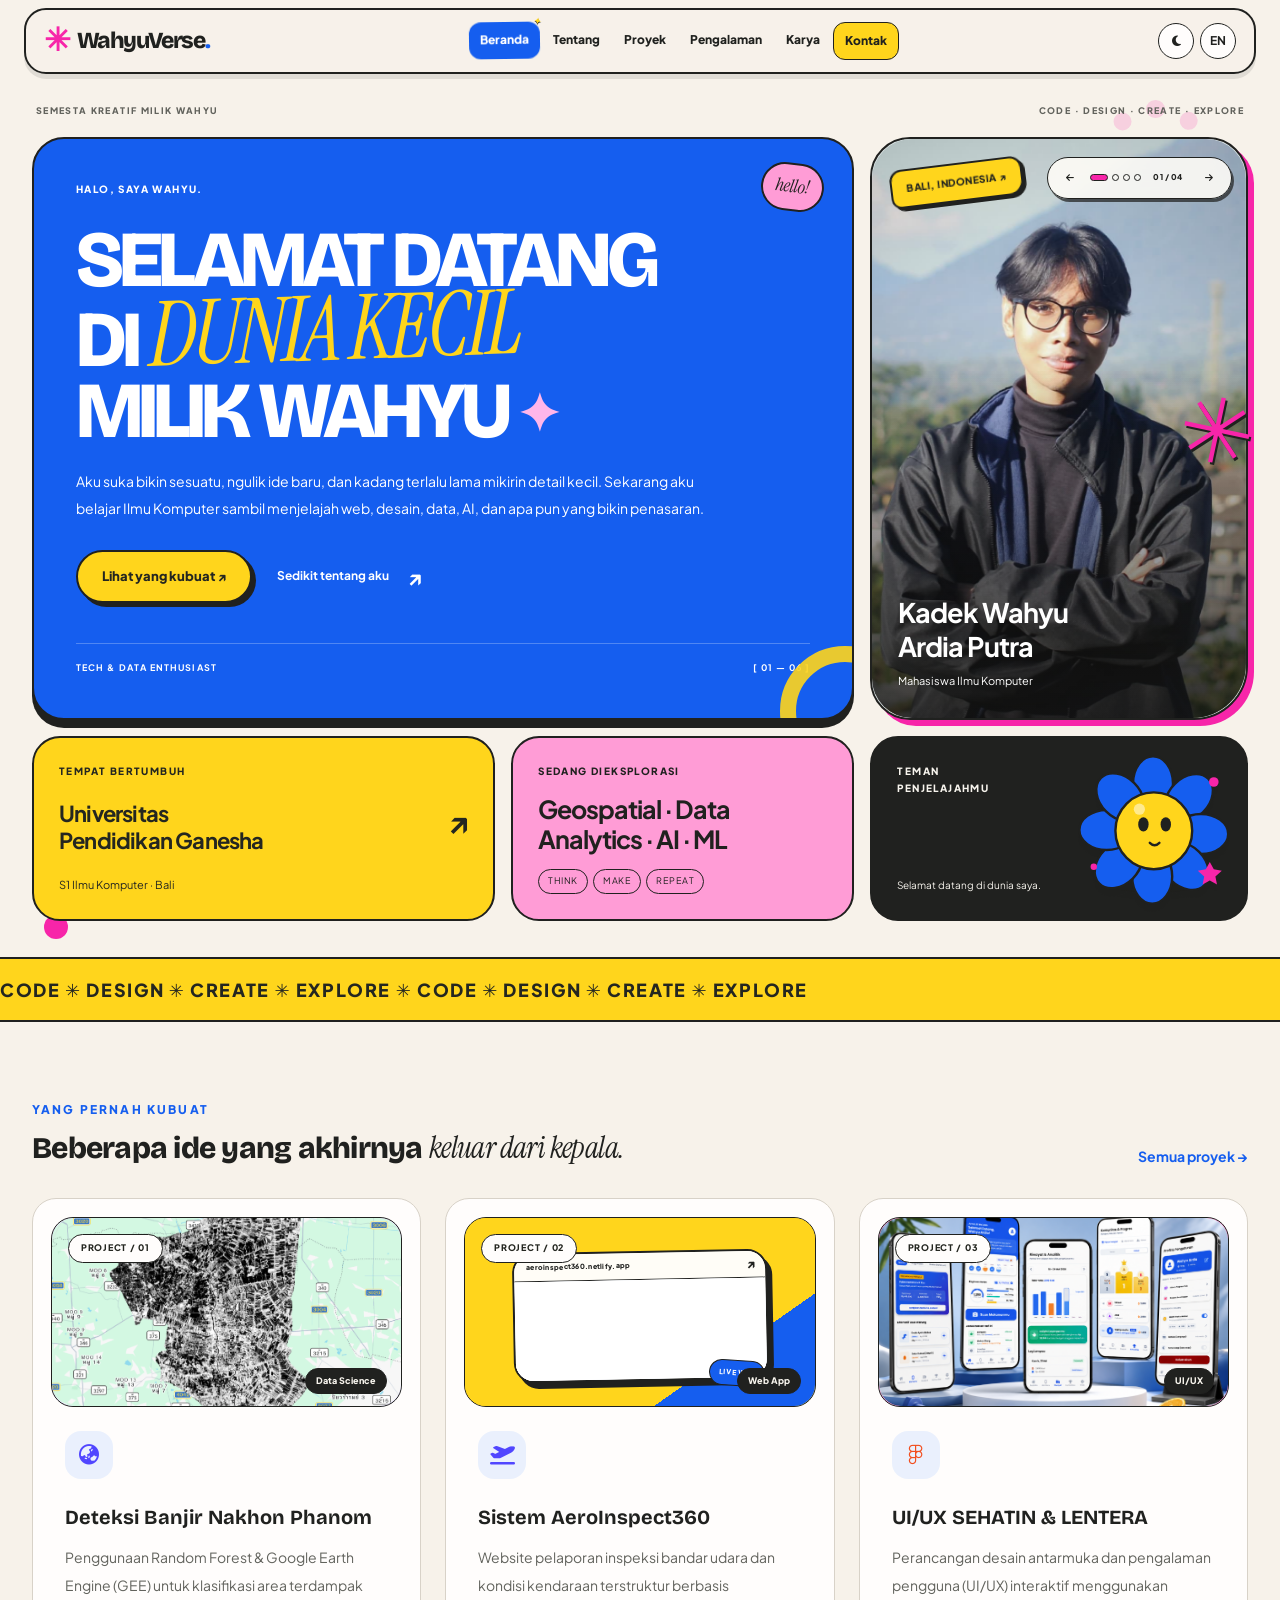
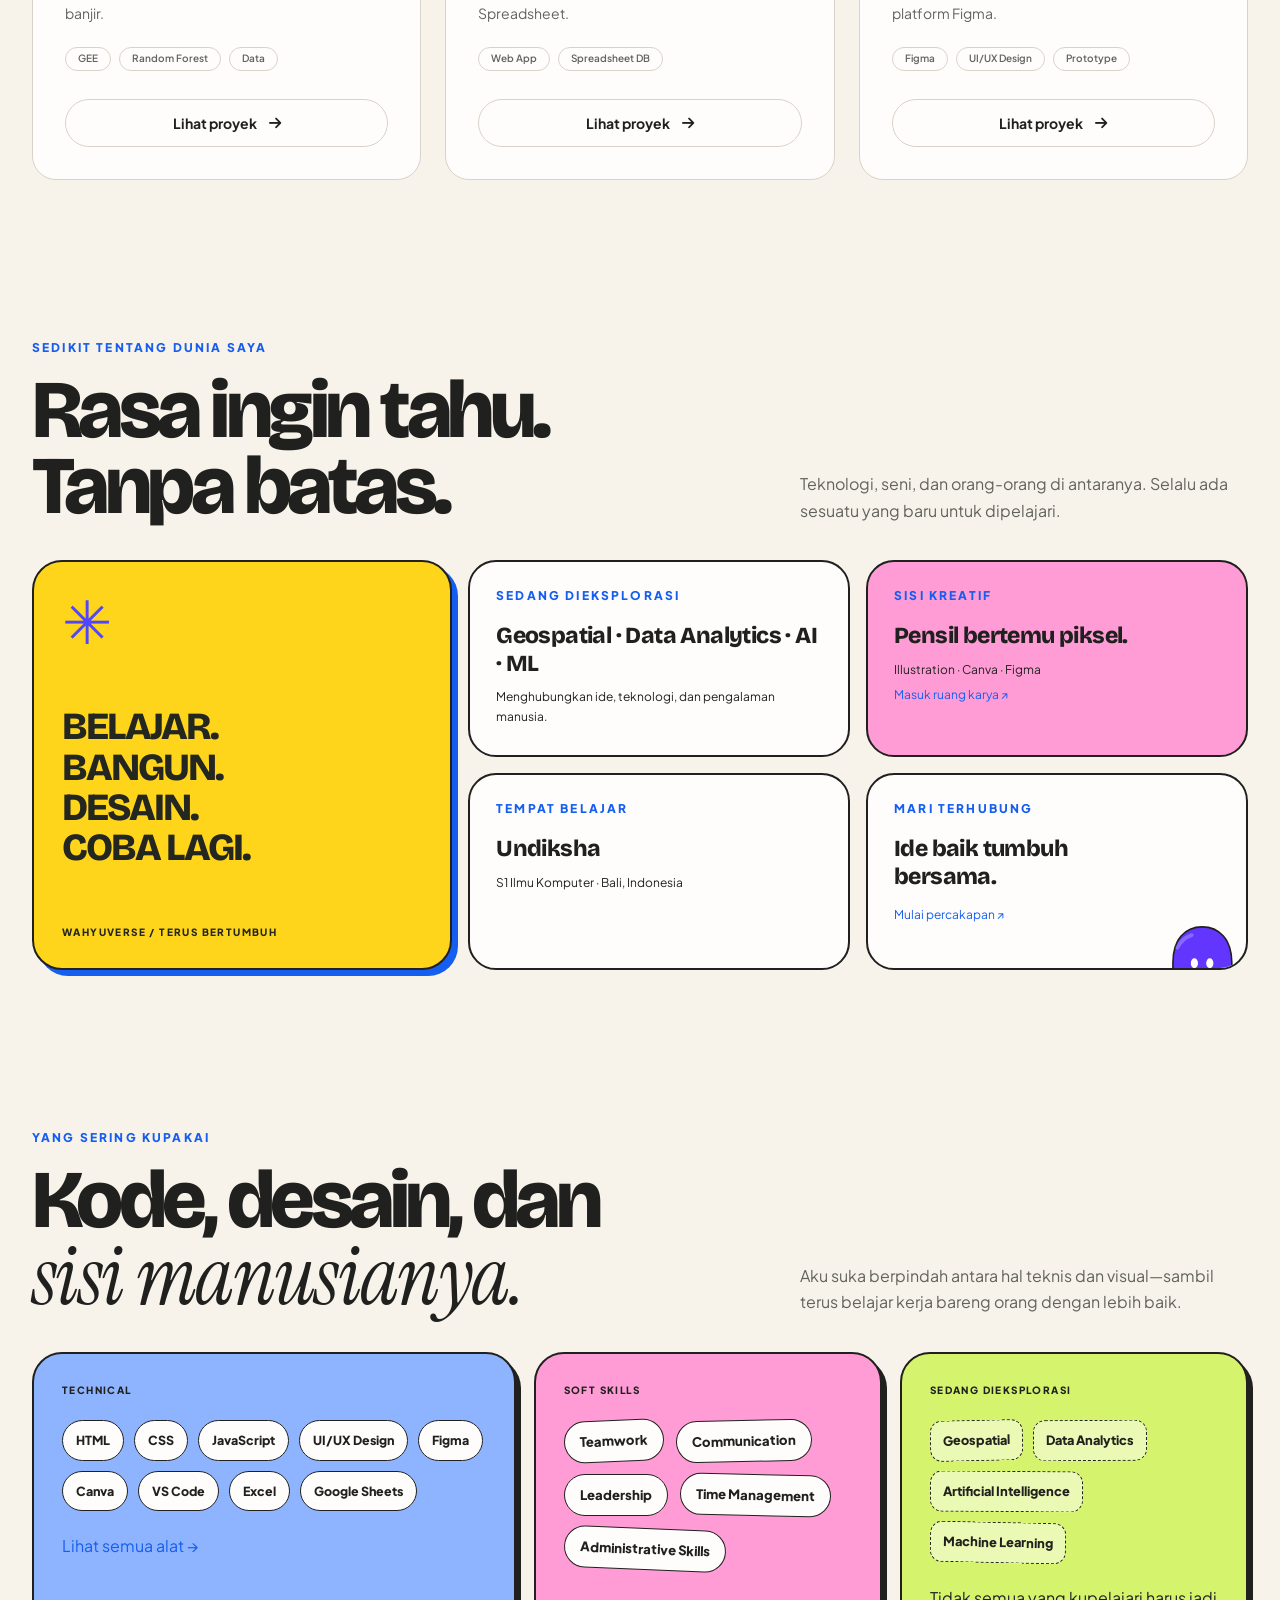
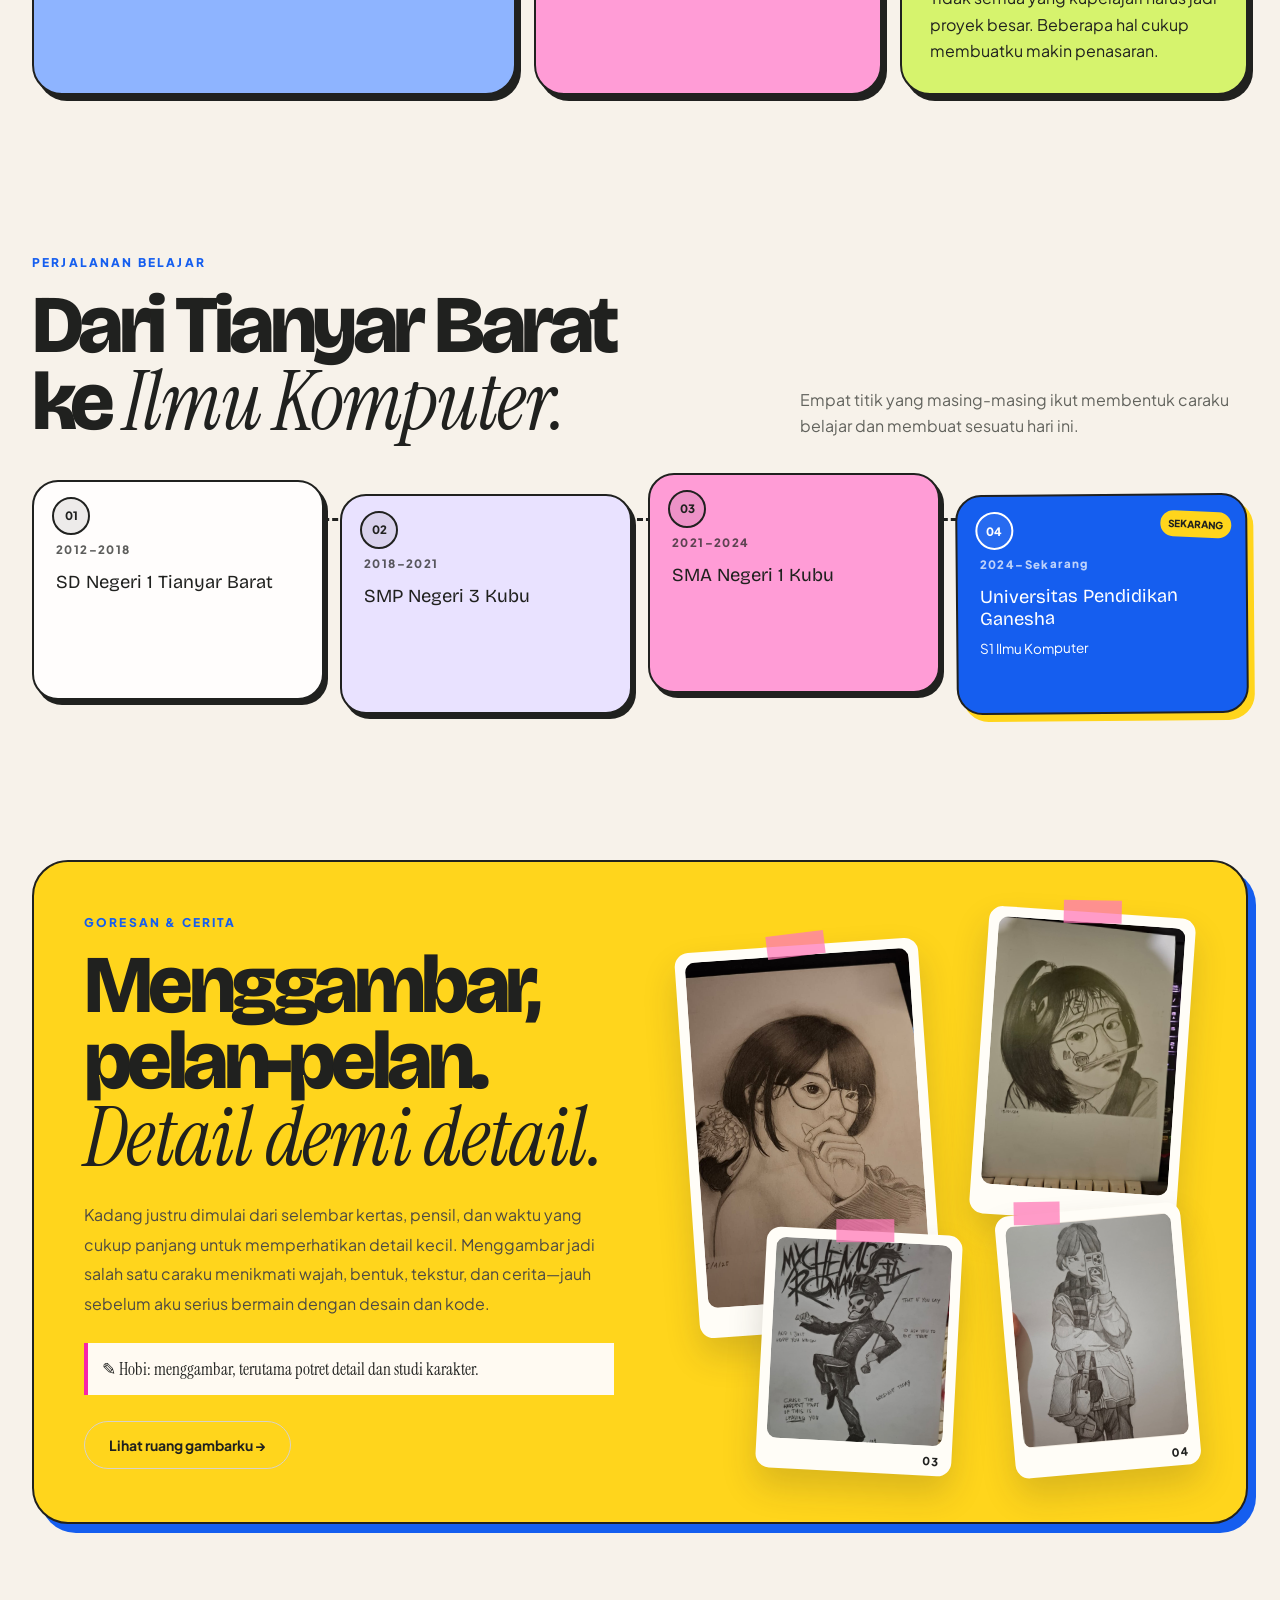
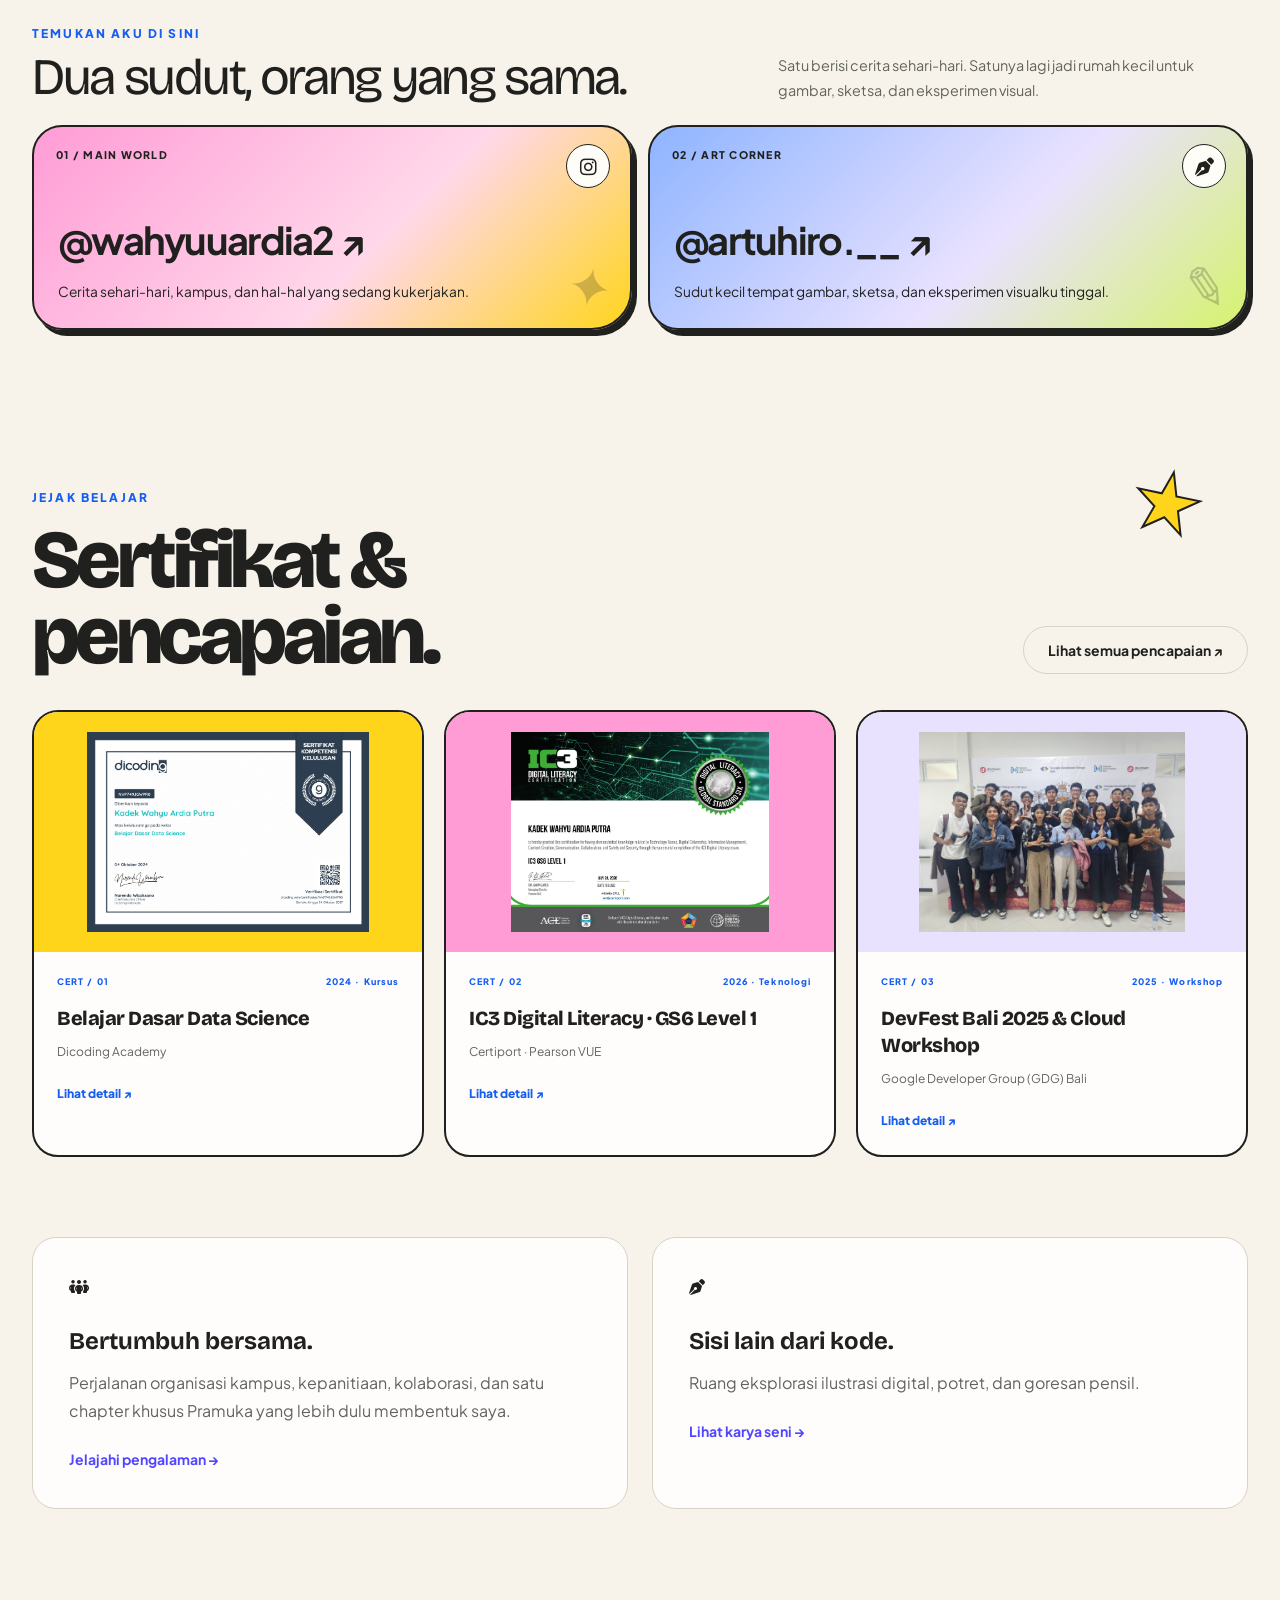
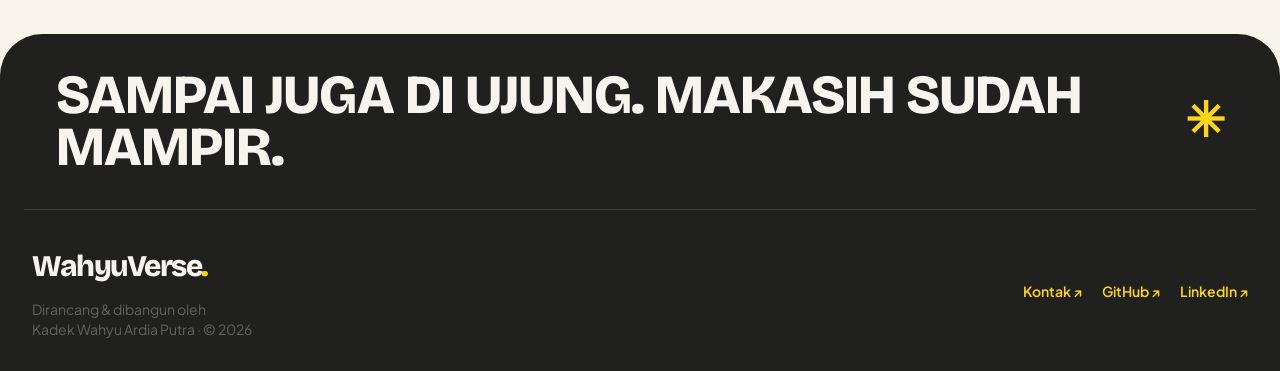
<file: index.html>
<!DOCTYPE html>

<html lang="id">
<head>
<meta charset="utf-8"/>
<meta content="width=device-width, initial-scale=1.0" name="viewport"/>
<meta content="Portofolio Kadek Wahyu Ardia Putra — mahasiswa Ilmu Komputer Undiksha. Eksplorasi Data Science, AI, UI/UX, organisasi, dan karya seni." name="description"/>
<meta content="light dark" name="color-scheme"/>
<title>Beranda | WahyuVerse.</title>
<script src="assets/js/theme-init.js">
</script>
<link href="assets/favicon.svg" rel="icon" type="image/svg+xml"/>
<link href="https://fonts.googleapis.com" rel="preconnect"/>
<link crossorigin="" href="https://fonts.gstatic.com" rel="preconnect"/>
<link href="https://fonts.googleapis.com/css2?family=Bricolage+Grotesque:opsz,wght@12..96,500;12..96,600;12..96,700;12..96,800&amp;family=Instrument+Serif:ital@0;1&amp;family=Plus+Jakarta+Sans:wght@400;500;600;700;800&amp;display=swap" rel="stylesheet"/>
<link href="assets/vendor/fontawesome/css/all.min.css" rel="stylesheet"/>
<link href="assets/css/style.css" rel="stylesheet"/>
<script defer="" src="assets/js/data.js">
</script><script defer="" src="assets/js/collections.js"></script>
<script defer="" src="assets/js/media-gallery.js">
</script>
<script defer="" src="assets/js/main.js">
</script>
<script defer="" src="assets/js/effects.js">
</script>
<script defer="" src="assets/js/hero-slider.js"></script>
<script defer="" src="assets/js/mascots.js"></script></head>
<body class="min-h-screen bg-base font-sans text-ink antialiased" data-page="index">
<a class="skip-link" href="#main">
<span class="tr" data-en="Skip to content">
    Lewati ke konten
   </span>
</a>
<header class="site-header sticky top-0 z-40">
<nav aria-label="Navigasi utama" class="site-nav">
<a aria-label="WahyuVerse" class="brand" href="index.html"><span aria-hidden="true" class="brand-mark">✳</span> WahyuVerse<span class="brand-dot">.</span></a>
<div class="nav-menu flex w-full flex-col order-last lg:order-none lg:w-auto lg:flex-row" id="navMenu">
<a aria-current="page" class="nav-link" href="index.html">
<span class="tr" data-en="Home">
       Beranda
      </span>
</a>
<a class="nav-link" href="tentang.html">
<span class="tr" data-en="About">
       Tentang
      </span>
</a>
<a class="nav-link" href="proyek.html">
<span class="tr" data-en="Projects">
       Proyek
      </span>
</a>
<a class="nav-link" href="pengalaman.html">
<span class="tr" data-en="Experience">
       Pengalaman
      </span>
</a>
<a class="nav-link" href="galeri.html">
<span class="tr" data-en="Creative Works">Karya</span>
</a>
<a class="nav-link nav-contact" href="kontak.html">
<span class="tr" data-en="Contact">
       Kontak
      </span>
</a>
</div>
<div class="nav-actions">
<button aria-label="Aktifkan mode gelap" aria-pressed="false" class="icon-button" id="themeToggle" type="button">
<i aria-hidden="true" class="fa-solid fa-moon">
</i>
</button>
<button aria-label="Switch to English" class="icon-button text-xs font-bold" id="langToggle" type="button">
      EN
     </button>
<button aria-controls="navMenu" aria-expanded="false" aria-label="Buka menu" class="icon-button lg:hidden" hidden="" id="menuToggle" type="button">
<i aria-hidden="true" class="fa-solid fa-bars">
</i>
</button>
</div>
</nav>
</header>
<main id="main" tabindex="-1">
<section class="verse-hero section-shell"><div class="hero-topline"><span><span class="tr" data-en="A CREATIVE UNIVERSE BY WAHYU">SEMESTA KREATIF MILIK WAHYU</span></span><span>CODE · DESIGN · CREATE · EXPLORE</span></div><div class="hero-bento"><div class="hero-statement"><p class="micro"><span class="tr" data-en="HI, I’M WAHYU.">HALO, SAYA WAHYU.</span></p><h1><span class="tr" data-en='WELCOME TO&lt;br&gt;&lt;span class="hero-lettering"&gt;Wahyu’s&lt;/span&gt; LITTLE&lt;br&gt;CORNER OF THE WEB&lt;span class="hero-spark" aria-hidden="true"&gt;✦&lt;/span&gt;'>SELAMAT DATANG<br/>DI <span class="hero-lettering">dunia kecil</span><br/>MILIK WAHYU<span aria-hidden="true" class="hero-spark">✦</span></span></h1><p class="hero-description"><span class="tr" data-en="I like making things, trying new ideas, and occasionally spending way too much time on tiny details. I study Computer Science while exploring web, design, data, AI, and whatever makes me curious next.">Aku suka bikin sesuatu, ngulik ide baru, dan kadang terlalu lama mikirin detail kecil. Sekarang aku belajar Ilmu Komputer sambil menjelajah web, desain, data, AI, dan apa pun yang bikin penasaran.</span></p><div class="hero-buttons"><a class="btn-lime" href="proyek.html"><span class="tr" data-en="See what I’ve made ↗">Lihat yang kubuat ↗</span></a><a class="hero-about" href="tentang.html"><span class="tr" data-en="A bit about me">Sedikit tentang aku</span> <span aria-hidden="true">↗</span></a></div><div class="hero-bottom"><span>TECH &amp; DATA ENTHUSIAST</span><span aria-hidden="true">[ 01 — 06 ]</span></div></div><div class="hero-portrait" data-hero-slider>
  <div class="hero-photo-stage" aria-live="off">
    <img class="hero-slide is-active" data-hero-image="a" alt="Kadek Wahyu Ardia Putra di Bali" decoding="async" fetchpriority="high" height="1280" src="images/WhatsApp Image 2026-08-24 at 10.10.30 PM.jpeg" width="1280"/>
    <img class="hero-slide" data-hero-image="b" alt="" decoding="async" height="1280" width="960"/>
  </div>
  <span class="portrait-sticker">BALI, INDONESIA ↗</span>
  <div class="portrait-name"><strong>Kadek Wahyu<br/>Ardia Putra</strong><span><span class="tr" data-en="Computer Science Student">Mahasiswa Ilmu Komputer</span></span></div>
  <span aria-hidden="true" class="portrait-star">✳</span>
  <div class="hero-photo-controls" aria-label="Kontrol foto beranda" data-aria-id="Kontrol foto beranda" data-aria-en="Homepage photo controls">
    <button class="hero-photo-arrow" type="button" data-hero-prev aria-label="Foto sebelumnya" data-aria-id="Foto sebelumnya" data-aria-en="Previous photo"><i class="fa-solid fa-arrow-left" aria-hidden="true"></i></button>
    <div class="hero-photo-dots" data-hero-dots aria-label="Pilih foto" data-aria-id="Pilih foto" data-aria-en="Choose photo"></div>
    <span class="hero-photo-count" data-hero-count>01 / 04</span>
    <button class="hero-photo-arrow" type="button" data-hero-next aria-label="Foto berikutnya" data-aria-id="Foto berikutnya" data-aria-en="Next photo"><i class="fa-solid fa-arrow-right" aria-hidden="true"></i></button>
  </div>
</div><div class="hero-study"><span class="micro"><span class="tr" data-en="WHERE I GROW">TEMPAT BERTUMBUH</span></span><strong>Universitas<br/>Pendidikan Ganesha<span aria-hidden="true">↗</span></strong><span><span class="tr" data-en="Computer Science · Bali">S1 Ilmu Komputer · Bali</span></span></div><div class="hero-explore"><span class="micro"><span class="tr" data-en="CURRENTLY EXPLORING">SEDANG DIEKSPLORASI</span></span><strong>Geospatial · Data Analytics · AI · ML</strong><div class="orbit-tags"><span>THINK</span><span>MAKE</span><span>REPEAT</span></div></div><div class="hero-guide"><span class="micro"><span class="tr" data-en="YOUR EXPLORING BUDDY">TEMAN PENJELAJAHMU</span></span><div aria-hidden="true" class="verse-mascot mascot-hero" data-mascot="hero"></div><span class="guide-caption"><span class="tr" data-en="Welcome to my little universe.">Selamat datang di dunia saya.</span></span></div></div></section><div aria-hidden="true" class="verse-ribbon"><span>CODE ✳ DESIGN ✳ CREATE ✳ EXPLORE ✳ CODE ✳ DESIGN ✳ CREATE ✳ EXPLORE</span></div>
<section class="section-shell selected-section">
<div class="mb-8 flex flex-wrap items-end justify-between gap-4">
<div>
<p class="eyebrow"><span class="tr" data-en="THINGS I’VE MADE">YANG PERNAH KUBUAT</span></p>
<h2 class="mt-3 text-3xl font-extrabold tracking-tight section-title"><span class="tr" data-en="A few ideas that &lt;em class=&quot;editorial-serif&quot;&gt;escaped my head.&lt;/em&gt;">Beberapa ide yang akhirnya <em class="editorial-serif">keluar dari kepala.</em></span></h2>
</div>
<a class="text-link text-sm font-bold" href="proyek.html">
<span class="tr" data-en="All projects →">
       Semua proyek →
      </span>
</a>
</div>
<div class="grid gap-6 md:grid-cols-2 xl:grid-cols-3">
<article class="project-card group flex min-w-0 flex-col rounded-3xl border border-line bg-card p-6 transition duration-300 hover:-translate-y-1 hover:border-blue-400 hover:shadow-xl hover:shadow-blue-500/5 sm:p-8" data-category="data" data-cursor="view" data-project="proj1"><div class="project-preview"><span class="project-number">PROJECT / 01</span><img alt="Deteksi Banjir Nakhon Phanom" decoding="async" height="450" loading="lazy" src="images/image_1a5e6a.png" width="720"/><span class="project-category">Data Science</span></div>
<div class="mb-6 flex items-center justify-between">
<span class="flex size-12 items-center justify-center rounded-2xl bg-blue-500/10 text-xl text-blue-600">
<i class="fa-solid fa-earth-asia">
</i>
</span>
</div>
<h3 class="tr text-xl font-bold leading-7" data-en="Nakhon Phanom Flood Detection">
       Deteksi Banjir Nakhon Phanom
      </h3>
<p class="tr mt-3 flex-1 text-sm leading-7 text-muted" data-en="Using Random Forest &amp; Google Earth Engine (GEE) to classify flood-affected areas.">
       Penggunaan Random Forest &amp; Google Earth Engine (GEE) untuk klasifikasi area terdampak banjir.
      </p>
<div class="mb-7 mt-5 flex flex-wrap gap-2">
<span class="tag">
        GEE
       </span>
<span class="tag">
        Random Forest
       </span>
<span class="tag">
        Data
       </span>
</div>
<a class="btn-secondary" data-cursor="view" href="proyek.html#proj1">
<span class="tr" data-en="View project">
        Lihat proyek
       </span>
<i aria-hidden="true" class="fa-solid fa-arrow-right">
</i>
</a>
</article>
<article class="project-card group flex min-w-0 flex-col rounded-3xl border border-line bg-card p-6 transition duration-300 hover:-translate-y-1 hover:border-blue-400 hover:shadow-xl hover:shadow-blue-500/5 sm:p-8" data-category="web" data-cursor="view" data-project="proj2"><div class="project-preview aero-project-preview"><span class="project-number">PROJECT / 02</span><div class="aero-live-canvas" aria-label="Preview website AeroInspect360"><div class="aero-browser"><div class="aero-browser-bar"><span class="aero-browser-title">aeroinspect360.netlify.app</span><span class="aero-browser-arrow" aria-hidden="true">↗</span></div><div class="aero-browser-screen"><iframe src="https://aeroinspect360.netlify.app/" title="AeroInspect360 website preview" loading="lazy" tabindex="-1" aria-hidden="true"></iframe><div class="aero-preview-fallback"><i class="fa-solid fa-plane-departure" aria-hidden="true"></i><strong>AeroInspect360</strong><span class="tr" data-en="Live website preview">Preview website asli</span></div></div></div><span class="aero-mini-sticker">LIVE WEB</span></div><span class="project-category">Web App</span></div>
<div class="mb-6 flex items-center justify-between">
<span class="flex size-12 items-center justify-center rounded-2xl bg-blue-500/10 text-xl text-blue-600">
<i class="fa-solid fa-plane-departure">
</i>
</span>
</div>
<h3 class="tr text-xl font-bold leading-7" data-en="Sistem AeroInspect360">
       Sistem AeroInspect360
      </h3>
<p class="tr mt-3 flex-1 text-sm leading-7 text-muted" data-en="Airport inspection reporting website and structured vehicle condition database using Spreadsheet.">
       Website pelaporan inspeksi bandar udara dan kondisi kendaraan terstruktur berbasis Spreadsheet.
      </p>
<div class="mb-7 mt-5 flex flex-wrap gap-2">
<span class="tag">
        Web App
       </span>
<span class="tag">
        Spreadsheet DB
       </span>
</div>
<a class="btn-secondary" data-cursor="view" href="proyek.html#proj2">
<span class="tr" data-en="View project">
        Lihat proyek
       </span>
<i aria-hidden="true" class="fa-solid fa-arrow-right">
</i>
</a>
</article>
<article class="project-card group flex min-w-0 flex-col rounded-3xl border border-line bg-card p-6 transition duration-300 hover:-translate-y-1 hover:border-blue-400 hover:shadow-xl hover:shadow-blue-500/5 sm:p-8" data-category="design" data-cursor="view" data-project="proj3"><div class="project-preview"><span class="project-number">PROJECT / 03</span><img alt="UI/UX SEHATIN &amp; LENTERA" decoding="async" height="450" loading="lazy" src="images/mockup fix.png" width="720"/><span class="project-category">UI/UX</span></div>
<div class="mb-6 flex items-center justify-between">
<span class="flex size-12 items-center justify-center rounded-2xl bg-blue-500/10 text-xl text-blue-600">
<i class="fa-brands fa-figma" style="color: #f24e1e;">
</i>
</span>
</div>
<h3 class="tr text-xl font-bold leading-7" data-en="SEHATIN &amp; LENTERA UI/UX">
       UI/UX SEHATIN &amp; LENTERA
      </h3>
<p class="tr mt-3 flex-1 text-sm leading-7 text-muted" data-en="Interactive user interface (UI) and user experience (UX) design using Figma.">
       Perancangan desain antarmuka dan pengalaman pengguna (UI/UX) interaktif menggunakan platform Figma.
      </p>
<div class="mb-7 mt-5 flex flex-wrap gap-2">
<span class="tag">
        Figma
       </span>
<span class="tag">
        UI/UX Design
       </span>
<span class="tag">
        Prototype
       </span>
</div>
<a class="btn-secondary" data-cursor="view" href="proyek.html#proj3">
<span class="tr" data-en="View project">
        Lihat proyek
       </span>
<i aria-hidden="true" class="fa-solid fa-arrow-right">
</i>
</a>
</article>
</div>
</section><section class="section-shell personal-section"><div class="section-intro"><div><p class="eyebrow"><span class="tr" data-en="A LITTLE ABOUT MY WORLD">SEDIKIT TENTANG DUNIA SAYA</span></p><h2 class="section-title"><span class="tr" data-en="Curiosity.&lt;br&gt;Without limits.">Rasa ingin tahu.<br/>Tanpa batas.</span></h2></div><p class="text-muted max-w-md"><span class="tr" data-en="Technology, art, and the people in between. There is always something new to learn.">Teknologi, seni, dan orang-orang di antaranya. Selalu ada sesuatu yang baru untuk dipelajari.</span></p></div><div class="personal-grid"><article class="personal-manifesto"><span aria-hidden="true" class="manifesto-star">✳</span><h3><span class="tr" data-en="LEARN.&lt;br&gt;BUILD.&lt;br&gt;DESIGN.&lt;br&gt;REPEAT.">BELAJAR.<br/>BANGUN.<br/>DESAIN.<br/>COBA LAGI.</span></h3><span class="micro"><span class="tr" data-en="WAHYUVERSE / ALWAYS IN PROGRESS">WAHYUVERSE / TERUS BERTUMBUH</span></span></article><article class="personal-card"><p class="eyebrow"><span class="tr" data-en="CURRENTLY EXPLORING">SEDANG DIEKSPLORASI</span></p><h3>Geospatial · Data Analytics · AI · ML</h3><p><span class="tr" data-en="Connecting ideas, technology, and human experiences.">Menghubungkan ide, teknologi, dan pengalaman manusia.</span></p></article><article class="personal-card personal-lilac"><p class="eyebrow"><span class="tr" data-en="THE CREATIVE SIDE">SISI KREATIF</span></p><h3><span class="tr" data-en="Pencils meet pixels.">Pensil bertemu piksel.</span></h3><p>Illustration · Canva · Figma</p><a class="text-link" href="galeri.html"><span class="tr" data-en="Enter the creative room ↗">Masuk ruang karya ↗</span></a></article><article class="personal-card"><p class="eyebrow"><span class="tr" data-en="WHERE I LEARN">TEMPAT BELAJAR</span></p><h3>Undiksha</h3><p><span class="tr" data-en="Computer Science · Bali, Indonesia">S1 Ilmu Komputer · Bali, Indonesia</span></p></article><article class="personal-card peek-card"><p class="eyebrow"><span class="tr" data-en="LET’S CONNECT">MARI TERHUBUNG</span></p><h3><span class="tr" data-en="Good ideas grow together.">Ide baik tumbuh bersama.</span></h3><a class="text-link" href="kontak.html"><span class="tr" data-en="Start a conversation ↗">Mulai percakapan ↗</span></a><div aria-hidden="true" class="verse-mascot mascot-peek" data-mascot="peek"></div></article></div></section>
<section class="section-shell skills-story" id="skillsPreview">
  <div class="section-intro"><div><p class="eyebrow"><span class="tr" data-en="WHAT I WORK WITH">YANG SERING KUPAKAI</span></p><h2 class="section-title"><span class="tr" data-en="Code, design, and the&lt;br&gt;&lt;em class=&quot;editorial-serif&quot;&gt;human side.&lt;/em&gt;">Kode, desain, dan<br><em class="editorial-serif">sisi manusianya.</em></span></h2></div><p class="max-w-md text-muted"><span class="tr" data-en="I enjoy moving between technical work and visual thinking — then learning how to collaborate better along the way.">Aku suka berpindah antara hal teknis dan visual—sambil terus belajar kerja bareng orang dengan lebih baik.</span></p></div>
  <div class="skills-story-grid">
    <article class="skills-color-block skill-blue"><span class="micro">TECHNICAL</span><div class="skill-cloud"><span>HTML</span><span>CSS</span><span>JavaScript</span><span>UI/UX Design</span><span>Figma</span><span>Canva</span><span>VS Code</span><span>Excel</span><span>Google Sheets</span></div><a class="text-link" href="tentang.html#skills"><span class="tr" data-en="See all tools →">Lihat semua alat →</span></a></article>
    <article class="skills-color-block skill-pink"><span class="micro">SOFT SKILLS</span><div class="soft-skill-orbit" data-soft-skills></div></article>
    <article class="skills-color-block skill-lime"><span class="micro"><span class="tr" data-en="CURRENTLY EXPLORING">SEDANG DIEKSPLORASI</span></span><div class="explore-cloud" data-exploring></div><p class="tr" data-en="Not everything I learn needs to become a huge project. Some things simply make me more curious.">Tidak semua yang kupelajari harus jadi proyek besar. Beberapa hal cukup membuatku makin penasaran.</p></article>
  </div>
</section>
<section class="section-shell education-section" id="education">
  <div class="section-intro"><div><p class="eyebrow"><span class="tr" data-en="LEARNING JOURNEY">PERJALANAN BELAJAR</span></p><h2 class="section-title"><span class="tr" data-en="From Tianyar Barat&lt;br&gt;to &lt;em class=&quot;editorial-serif&quot;&gt;Computer Science.&lt;/em&gt;">Dari Tianyar Barat<br>ke <em class="editorial-serif">Ilmu Komputer.</em></span></h2></div><p class="max-w-md text-muted"><span class="tr" data-en="Four stops, each adding a different piece to how I learn and create today.">Empat titik yang masing-masing ikut membentuk caraku belajar dan membuat sesuatu hari ini.</span></p></div>
  <div class="education-route" data-education-journey></div>
</section>
<section class="section-shell sketchbook-section" id="goresan-cerita">
  <div class="sketchbook-layout">
    <div class="sketchbook-copy"><p class="eyebrow"><span class="tr" data-en="LINES &amp; STORIES">GORESAN &amp; CERITA</span></p><h2 class="section-title sketchbook-title"><span class="tr" data-en="Drawing,&lt;br&gt;slowly.&lt;br&gt;&lt;em class=&quot;editorial-serif&quot;&gt;Detail by detail.&lt;/em&gt;">Menggambar,<br>pelan-pelan.<br><em class="editorial-serif">Detail demi detail.</em></span></h2><p class="tr" data-en="Sometimes it begins with paper, a pencil, and enough time to notice the little details. Drawing has always been one of my ways to explore faces, shapes, textures, and stories — long before I got serious about design and code.">Kadang justru dimulai dari selembar kertas, pensil, dan waktu yang cukup panjang untuk memperhatikan detail kecil. Menggambar jadi salah satu caraku menikmati wajah, bentuk, tekstur, dan cerita—jauh sebelum aku serius bermain dengan desain dan kode.</p><p class="hobby-note"><span aria-hidden="true">✎</span> <span class="tr" data-en="Hobby: drawing, especially detailed portraits and character studies.">Hobi: menggambar, terutama potret detail dan studi karakter.</span></p><a class="btn-secondary" href="galeri.html#drawing-room"><span class="tr" data-en="See my drawing room →">Lihat ruang gambarku →</span></a></div>
    <div class="sketch-collage" data-featured-drawings></div>
  </div>
</section>
<section class="section-shell social-extension" id="find-me-online">
  <div class="social-extension-head"><div><p class="eyebrow"><span class="tr" data-en="FIND ME ONLINE">TEMUKAN AKU DI SINI</span></p><h2><span class="tr" data-en="Two corners, same person.">Dua sudut, orang yang sama.</span></h2></div><p class="tr" data-en="One is my everyday world. The other is where sketches and visual experiments get their own little space.">Satu berisi cerita sehari-hari. Satunya lagi jadi rumah kecil untuk gambar, sketsa, dan eksperimen visual.</p></div>
  <div class="social-card-grid">
    <a class="social-world-card social-main" href="https://www.instagram.com/wahyuuardia2?stkn=MXVwYnJjODRheng4dA==" target="_blank" rel="noopener noreferrer">
      <span class="social-index">01 / MAIN WORLD</span><span class="social-icon" aria-hidden="true"><i class="fa-brands fa-instagram"></i></span>
      <strong>@wahyuuardia2 <span aria-hidden="true">↗</span></strong>
      <p><span class="tr" data-en="Daily life, campus, and everything in between.">Cerita sehari-hari, kampus, dan hal-hal yang sedang kukerjakan.</span></p><span class="social-doodle" aria-hidden="true">✦</span>
    </a>
    <a class="social-world-card social-art" href="https://www.instagram.com/artuhiro.__?stkn=MTJpcnc0NHF0MHRhMA==" target="_blank" rel="noopener noreferrer">
      <span class="social-index">02 / ART CORNER</span><span class="social-icon" aria-hidden="true"><i class="fa-solid fa-pen-nib"></i></span>
      <strong>@artuhiro.__ <span aria-hidden="true">↗</span></strong>
      <p><span class="tr" data-en="A smaller corner for drawings, sketches, and visual experiments.">Sudut kecil tempat gambar, sketsa, dan eksperimen visualku tinggal.</span></p><span class="social-doodle" aria-hidden="true">✎</span>
    </a>
  </div>
</section>
<section class="section-shell certificates-section" id="featuredAchievements"><div class="section-intro"><div><p class="eyebrow"><span class="tr" data-en="LEARNING MILESTONES">JEJAK BELAJAR</span></p><h2 class="section-title"><span class="tr" data-en="Certificates &amp;amp;&lt;br&gt;milestones.">Sertifikat &amp;<br/>pencapaian.</span></h2></div><a class="btn-secondary" href="pengalaman.html#certificates"><span class="tr" data-en="View all achievements ↗">Lihat semua pencapaian ↗</span></a></div><div class="certificate-grid certificate-carousel" data-certificates="featured"></div><noscript><p><span class="tr" data-en="Enable JavaScript to explore the certificate archive.">Aktifkan JavaScript untuk menjelajahi arsip sertifikat.</span></p></noscript></section>
<section class="section-shell pt-0">
<div class="grid gap-6 md:grid-cols-2">
<a class="feature-panel" href="pengalaman.html">
<i aria-hidden="true" class="fa-solid fa-people-group">
</i>
<h2 class="tr mt-6 text-2xl font-bold" data-en="Growing together.">
       Bertumbuh bersama.
      </h2>
<p class="tr mt-3 leading-7 text-muted" data-en="A journey through campus organizations, committees, collaboration, and a scouting chapter that came before campus.">
       Perjalanan organisasi kampus, kepanitiaan, kolaborasi, dan satu chapter khusus Pramuka yang lebih dulu membentuk saya.
      </p>
<span class="mt-6 inline-block text-sm font-bold text-blue-600">
<span class="tr" data-en="Explore experience →">
        Jelajahi pengalaman →
       </span>
</span>
</a>
<a class="feature-panel" href="galeri.html">
<i aria-hidden="true" class="fa-solid fa-pen-nib">
</i>
<h2 class="tr mt-6 text-2xl font-bold" data-en="Beyond the code.">
       Sisi lain dari kode.
      </h2>
<p class="tr mt-3 leading-7 text-muted" data-en="A space for digital illustrations, portraits, and pencil strokes.">
       Ruang eksplorasi ilustrasi digital, potret, dan goresan pensil.
      </p>
<span class="mt-6 inline-block text-sm font-bold text-blue-600">
<span class="tr" data-en="View artworks →">
        Lihat karya seni →
       </span>
</span>
</a>
</div>
</section>
</main>
<footer class="verse-footer"><div class="footer-note"><span class="tr" data-en="You reached the end. Thanks for stopping by.">Sampai juga di ujung. Makasih sudah mampir.</span> <span aria-hidden="true">✳</span></div>
<div class="mx-auto flex max-w-7xl flex-col gap-6 px-5 py-8 sm:flex-row sm:items-center sm:justify-between sm:px-8">
<div>
<a class="footer-brand" href="index.html">WahyuVerse<span class="brand-dot">.</span></a>
<p class="mt-2 text-sm text-muted"><span class="tr" data-en="Designed &amp;amp; built by">Dirancang &amp; dibangun oleh</span><br/>Kadek Wahyu Ardia Putra · © 2026</p>
</div>
<div class="flex flex-wrap gap-5 text-sm font-semibold">
<a class="text-link" href="kontak.html">
<span class="tr" data-en="Contact ↗">Kontak ↗</span>
     </a>
<a class="text-link" href="https://github.com/HaruHiro123" rel="noopener noreferrer" target="_blank">
      GitHub ↗
     </a>
<a class="text-link" href="https://www.linkedin.com/in/kadek-wahyu-ardia-putra-6b296532b/" rel="noopener noreferrer" target="_blank">
      LinkedIn ↗
     </a>
</div>
</div>
</footer>
<dialog aria-labelledby="modalTitle" class="w-[calc(100%-2rem)] max-w-3xl rounded-3xl border border-line bg-base p-0 text-ink shadow-2xl" id="detailModal">
<div class="sticky top-0 z-10 flex items-center justify-between gap-4 border-b border-line bg-base px-5 py-4 sm:px-8">
<span class="eyebrow">
<span class="tr" data-en="Portfolio detail">
      Detail portofolio
     </span>
</span>
<button aria-label="Tutup detail" autofocus="" class="icon-button" id="closeModal" type="button">
<i aria-hidden="true" class="fa-solid fa-xmark">
</i>
</button>
</div>
<div class="p-5 sm:p-8">
<div class="mb-6 grid gap-4" id="modalImages">
</div>
<h2 class="text-2xl font-extrabold sm:text-3xl" id="modalTitle">
</h2>
<div class="detail-copy mt-5 text-muted" id="modalDesc">
</div>
<a class="btn-primary mt-6" hidden="" id="modalLink" rel="noopener noreferrer" target="_blank">
</a>
</div>
</dialog>
</body>
</html>
</file>
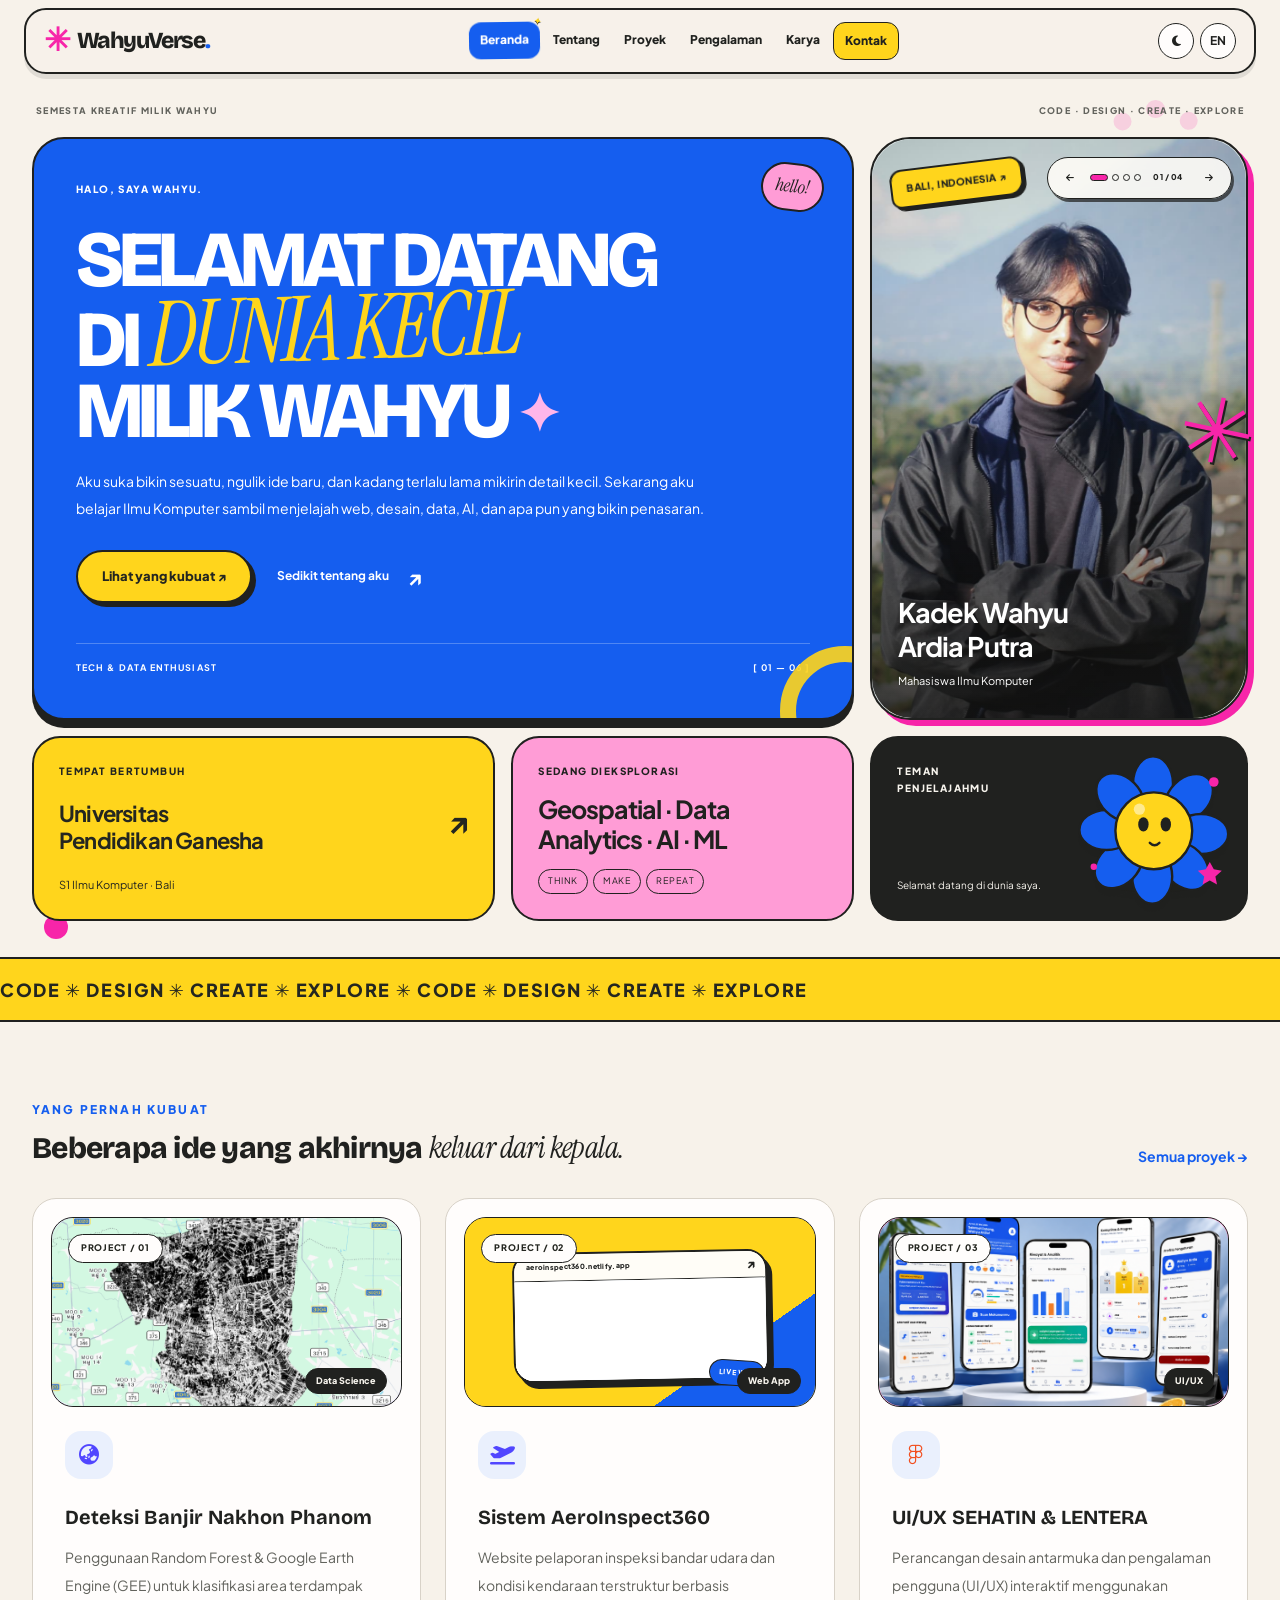
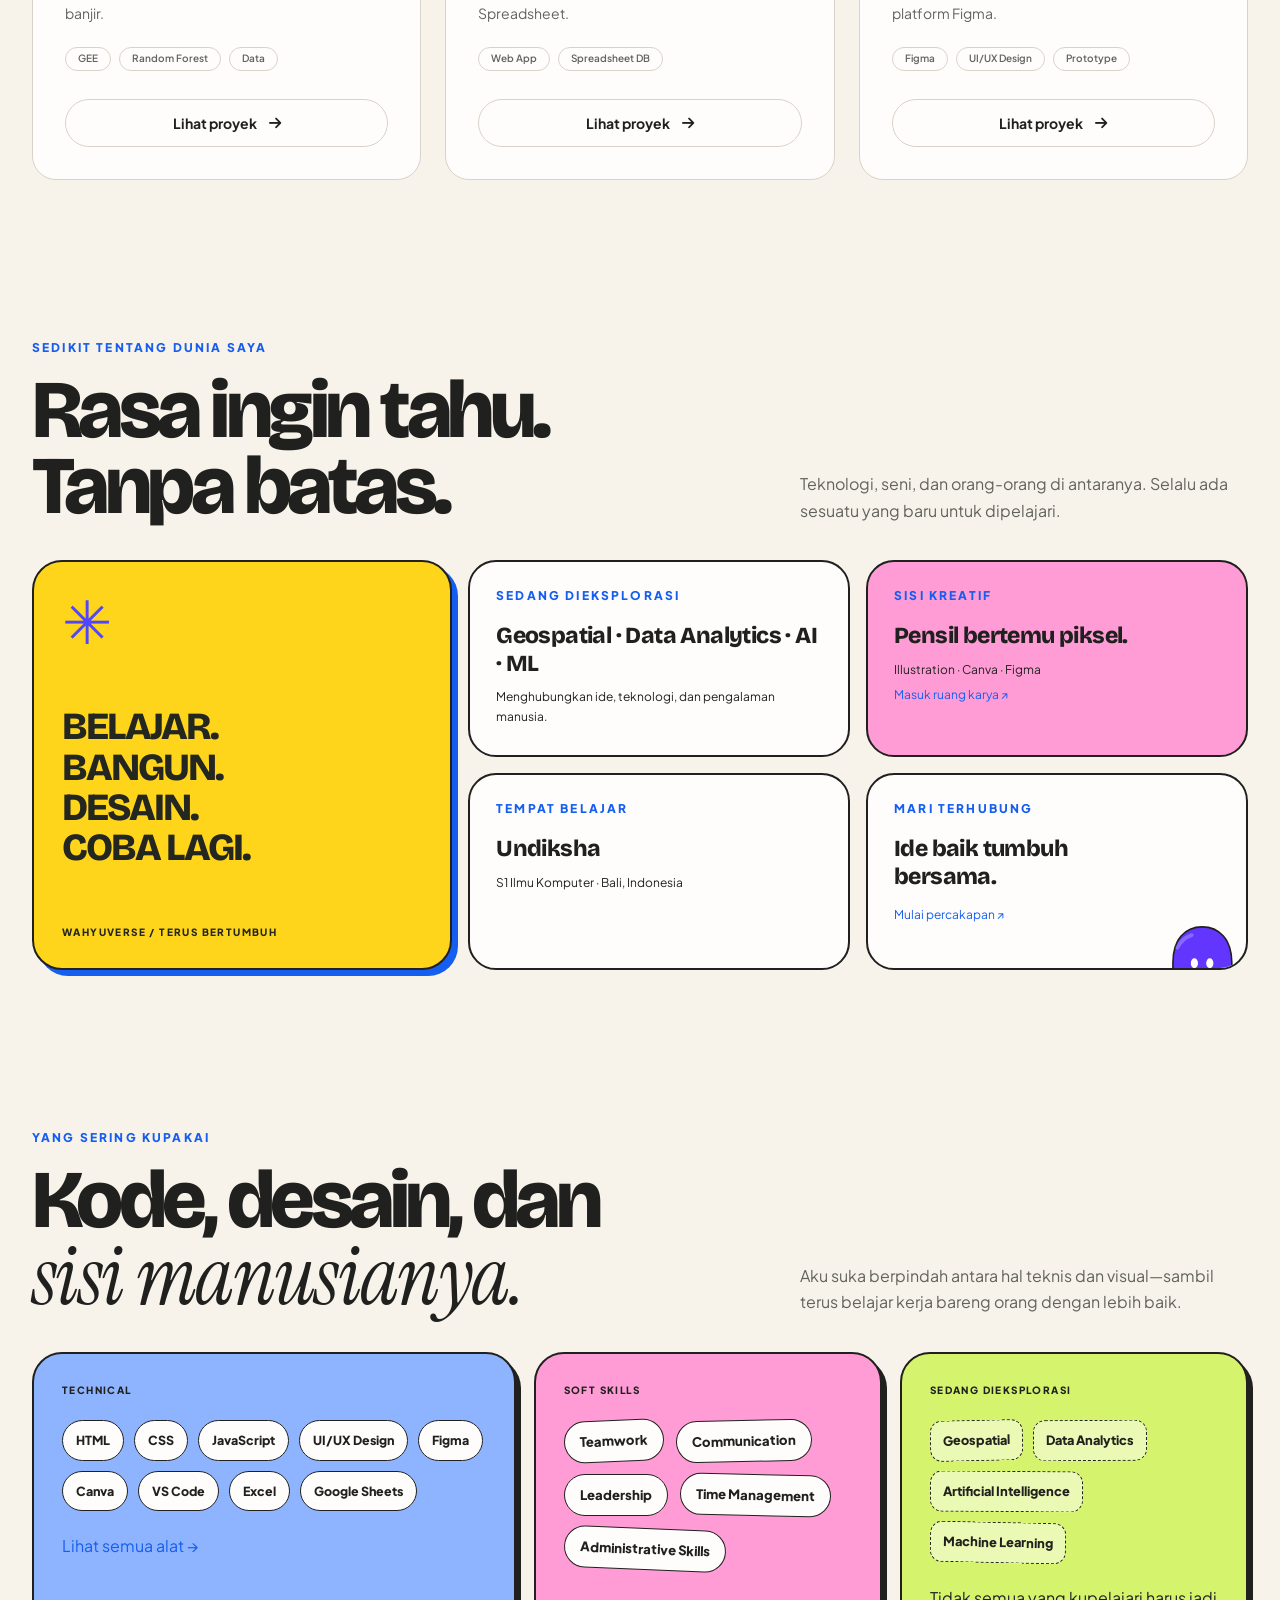
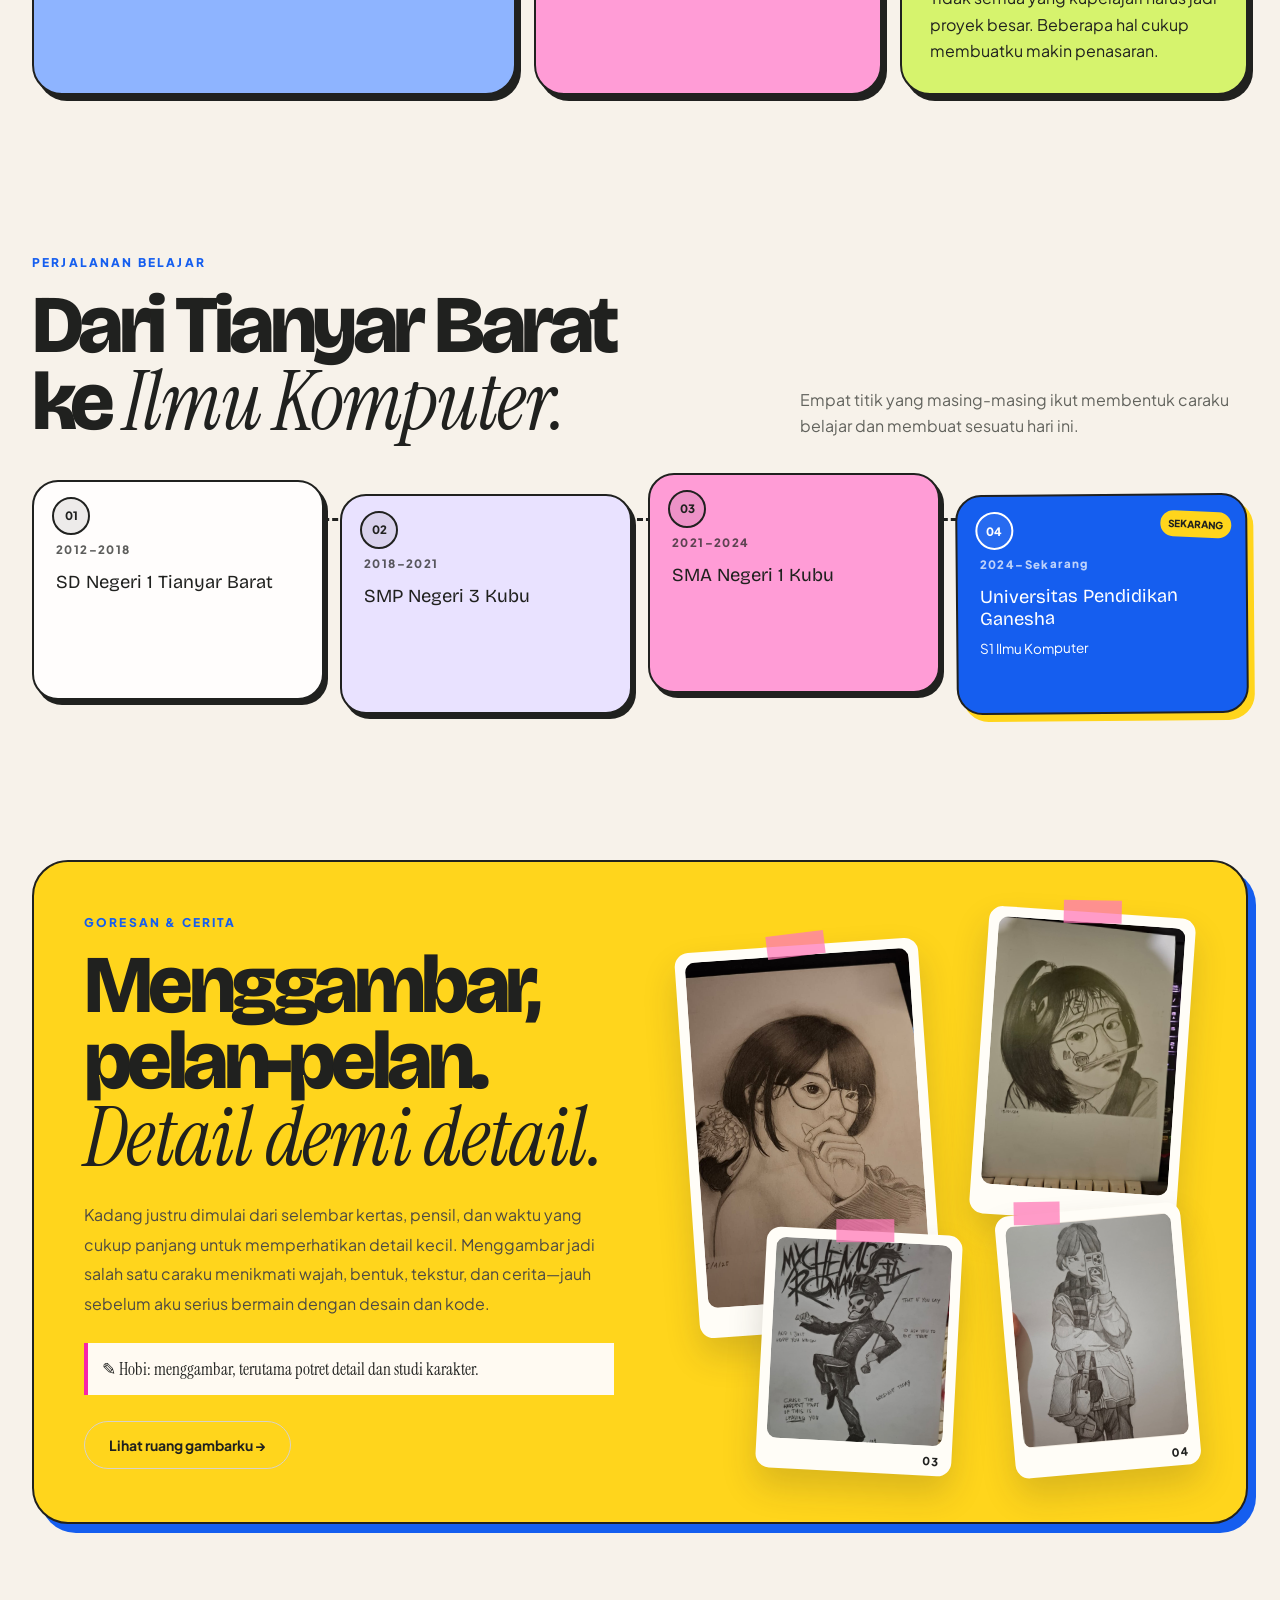
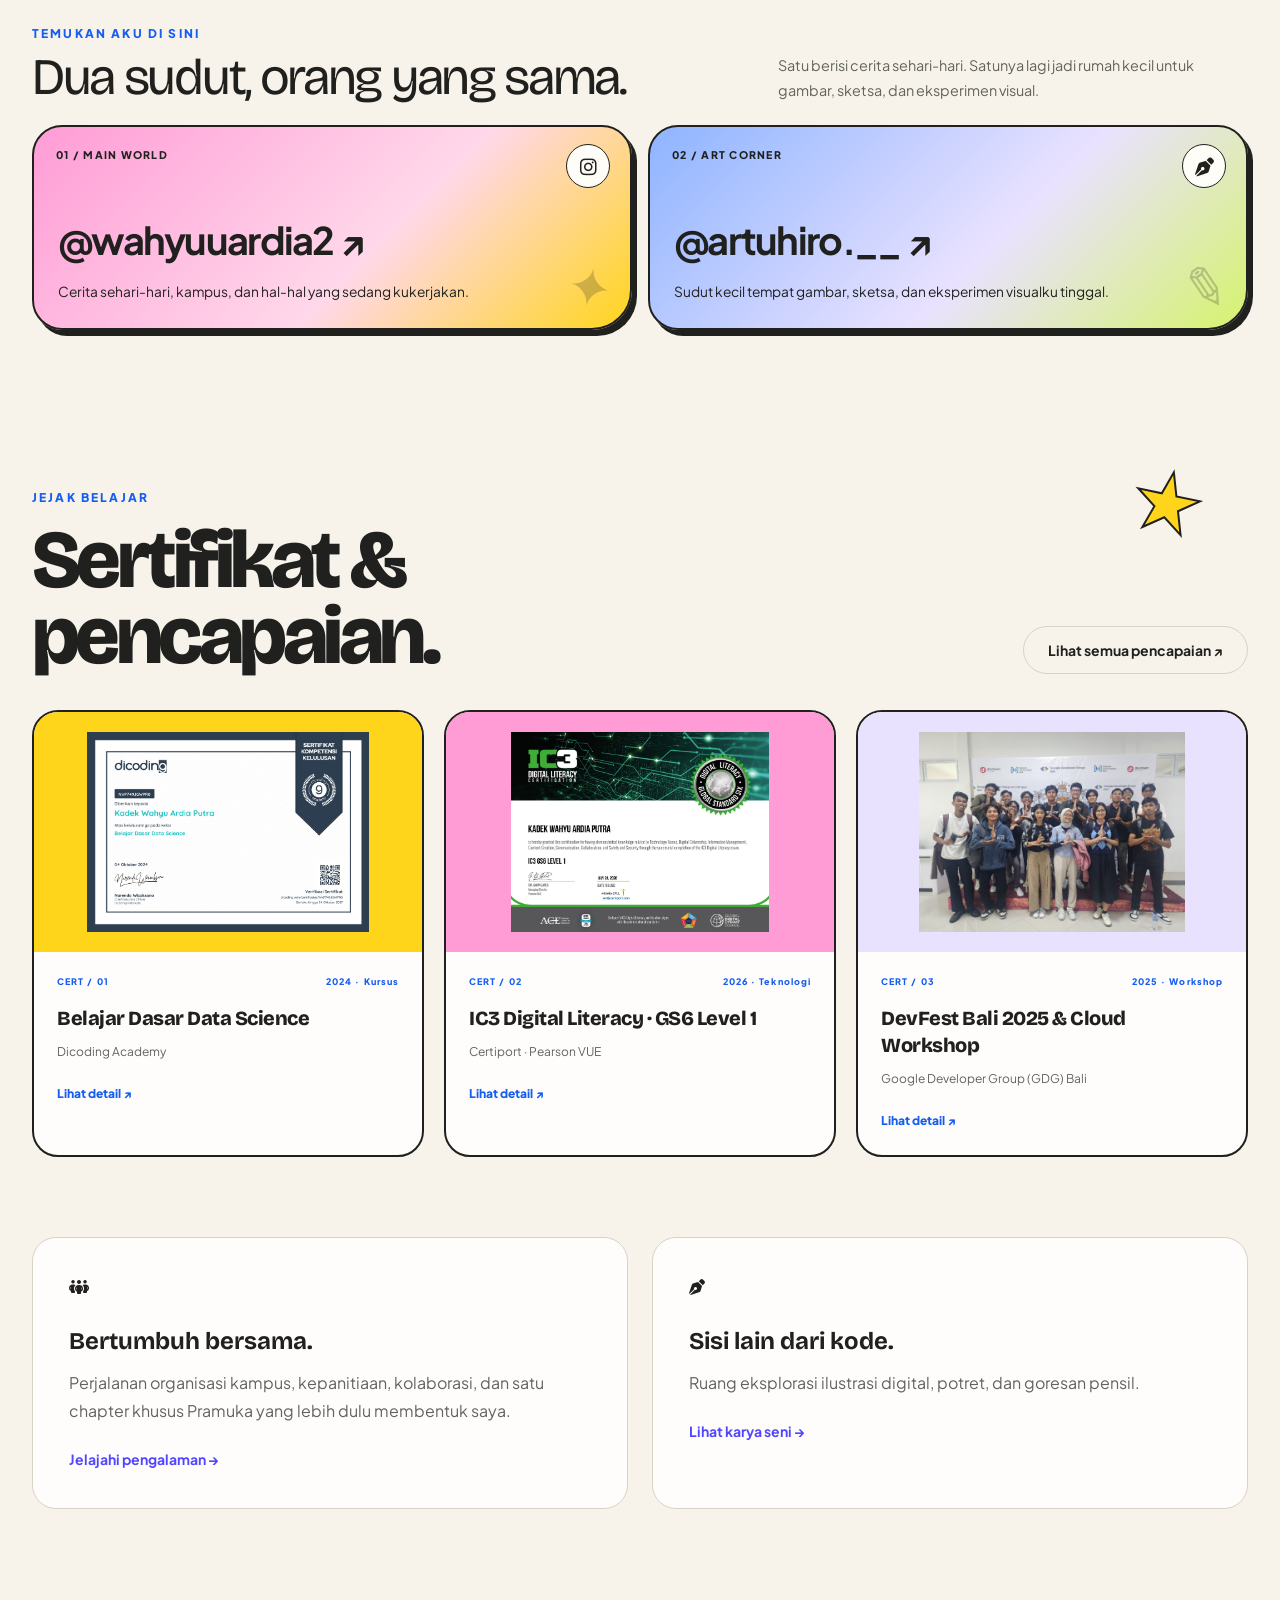
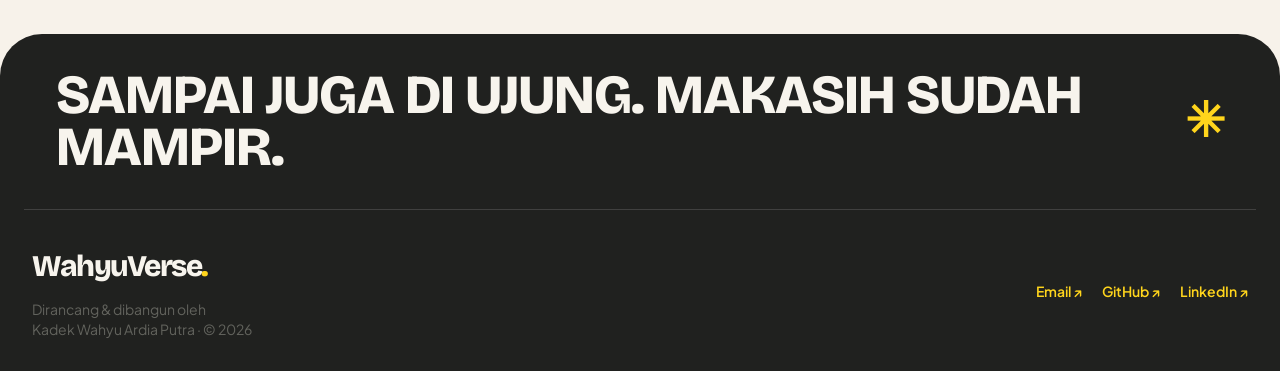
<file: WahyuVerse/index.html>
<!DOCTYPE html>

<html lang="id">
<head>
<meta charset="utf-8"/>
<meta content="width=device-width, initial-scale=1.0" name="viewport"/>
<meta content="Portofolio Kadek Wahyu Ardia Putra — mahasiswa Ilmu Komputer Undiksha. Eksplorasi Data Science, AI, UI/UX, organisasi, dan karya seni." name="description"/>
<meta content="light dark" name="color-scheme"/>
<title>Beranda | WahyuVerse.</title>
<script src="assets/js/theme-init.js">
</script>
<link href="assets/favicon.svg" rel="icon" type="image/svg+xml"/>
<link href="https://fonts.googleapis.com" rel="preconnect"/>
<link crossorigin="" href="https://fonts.gstatic.com" rel="preconnect"/>
<link href="https://fonts.googleapis.com/css2?family=Bricolage+Grotesque:opsz,wght@12..96,500;12..96,600;12..96,700;12..96,800&amp;family=Instrument+Serif:ital@0;1&amp;family=Plus+Jakarta+Sans:wght@400;500;600;700;800&amp;display=swap" rel="stylesheet"/>
<link href="assets/vendor/fontawesome/css/all.min.css" rel="stylesheet"/>
<link href="assets/css/style.css" rel="stylesheet"/>
<script defer="" src="assets/js/data.js">
</script><script defer="" src="assets/js/collections.js"></script>
<script defer="" src="assets/js/media-gallery.js">
</script>
<script defer="" src="assets/js/main.js">
</script>
<script defer="" src="assets/js/effects.js">
</script>
<script defer="" src="assets/js/hero-slider.js"></script>
<script defer="" src="assets/js/mascots.js"></script></head>
<body class="min-h-screen bg-base font-sans text-ink antialiased" data-page="index">
<a class="skip-link" href="#main">
<span class="tr" data-en="Skip to content">
    Lewati ke konten
   </span>
</a>
<header class="site-header sticky top-0 z-40">
<nav aria-label="Navigasi utama" class="site-nav">
<a aria-label="WahyuVerse" class="brand" href="index.html"><span aria-hidden="true" class="brand-mark">✳</span> WahyuVerse<span class="brand-dot">.</span></a>
<div class="nav-menu flex w-full flex-col order-last lg:order-none lg:w-auto lg:flex-row" id="navMenu">
<a aria-current="page" class="nav-link" href="index.html">
<span class="tr" data-en="Home">
       Beranda
      </span>
</a>
<a class="nav-link" href="tentang.html">
<span class="tr" data-en="About">
       Tentang
      </span>
</a>
<a class="nav-link" href="proyek.html">
<span class="tr" data-en="Projects">
       Proyek
      </span>
</a>
<a class="nav-link" href="pengalaman.html">
<span class="tr" data-en="Experience">
       Pengalaman
      </span>
</a>
<a class="nav-link" href="galeri.html">
<span class="tr" data-en="Creative Works">Karya</span>
</a>
<a class="nav-link nav-contact" href="kontak.html">
<span class="tr" data-en="Contact">
       Kontak
      </span>
</a>
</div>
<div class="nav-actions">
<button aria-label="Aktifkan mode gelap" aria-pressed="false" class="icon-button" id="themeToggle" type="button">
<i aria-hidden="true" class="fa-solid fa-moon">
</i>
</button>
<button aria-label="Switch to English" class="icon-button text-xs font-bold" id="langToggle" type="button">
      EN
     </button>
<button aria-controls="navMenu" aria-expanded="false" aria-label="Buka menu" class="icon-button lg:hidden" hidden="" id="menuToggle" type="button">
<i aria-hidden="true" class="fa-solid fa-bars">
</i>
</button>
</div>
</nav>
</header>
<main id="main" tabindex="-1">
<section class="verse-hero section-shell"><div class="hero-topline"><span><span class="tr" data-en="A CREATIVE UNIVERSE BY WAHYU">SEMESTA KREATIF MILIK WAHYU</span></span><span>CODE · DESIGN · CREATE · EXPLORE</span></div><div class="hero-bento"><div class="hero-statement"><p class="micro"><span class="tr" data-en="HI, I’M WAHYU.">HALO, SAYA WAHYU.</span></p><h1><span class="tr" data-en='WELCOME TO&lt;br&gt;&lt;span class="hero-lettering"&gt;Wahyu’s&lt;/span&gt; LITTLE&lt;br&gt;CORNER OF THE WEB&lt;span class="hero-spark" aria-hidden="true"&gt;✦&lt;/span&gt;'>SELAMAT DATANG<br/>DI <span class="hero-lettering">dunia kecil</span><br/>MILIK WAHYU<span aria-hidden="true" class="hero-spark">✦</span></span></h1><p class="hero-description"><span class="tr" data-en="I like making things, trying new ideas, and occasionally spending way too much time on tiny details. I study Computer Science while exploring web, design, data, AI, and whatever makes me curious next.">Aku suka bikin sesuatu, ngulik ide baru, dan kadang terlalu lama mikirin detail kecil. Sekarang aku belajar Ilmu Komputer sambil menjelajah web, desain, data, AI, dan apa pun yang bikin penasaran.</span></p><div class="hero-buttons"><a class="btn-lime" href="proyek.html"><span class="tr" data-en="See what I’ve made ↗">Lihat yang kubuat ↗</span></a><a class="hero-about" href="tentang.html"><span class="tr" data-en="A bit about me">Sedikit tentang aku</span> <span aria-hidden="true">↗</span></a></div><div class="hero-bottom"><span>TECH &amp; DATA ENTHUSIAST</span><span aria-hidden="true">[ 01 — 06 ]</span></div></div><div class="hero-portrait" data-hero-slider>
  <div class="hero-photo-stage" aria-live="off">
    <img class="hero-slide is-active" data-hero-image="a" alt="Kadek Wahyu Ardia Putra di Bali" decoding="async" fetchpriority="high" height="1280" src="images/WhatsApp Image 2026-08-24 at 10.10.30 PM.jpeg" width="1280"/>
    <img class="hero-slide" data-hero-image="b" alt="" decoding="async" height="1280" width="960"/>
  </div>
  <span class="portrait-sticker">BALI, INDONESIA ↗</span>
  <div class="portrait-name"><strong>Kadek Wahyu<br/>Ardia Putra</strong><span><span class="tr" data-en="Computer Science Student">Mahasiswa Ilmu Komputer</span></span></div>
  <span aria-hidden="true" class="portrait-star">✳</span>
  <div class="hero-photo-controls" aria-label="Kontrol foto beranda" data-aria-id="Kontrol foto beranda" data-aria-en="Homepage photo controls">
    <button class="hero-photo-arrow" type="button" data-hero-prev aria-label="Foto sebelumnya" data-aria-id="Foto sebelumnya" data-aria-en="Previous photo"><i class="fa-solid fa-arrow-left" aria-hidden="true"></i></button>
    <div class="hero-photo-dots" data-hero-dots aria-label="Pilih foto" data-aria-id="Pilih foto" data-aria-en="Choose photo"></div>
    <span class="hero-photo-count" data-hero-count>01 / 04</span>
    <button class="hero-photo-arrow" type="button" data-hero-next aria-label="Foto berikutnya" data-aria-id="Foto berikutnya" data-aria-en="Next photo"><i class="fa-solid fa-arrow-right" aria-hidden="true"></i></button>
  </div>
</div><div class="hero-study"><span class="micro"><span class="tr" data-en="WHERE I GROW">TEMPAT BERTUMBUH</span></span><strong>Universitas<br/>Pendidikan Ganesha<span aria-hidden="true">↗</span></strong><span><span class="tr" data-en="Computer Science · Bali">S1 Ilmu Komputer · Bali</span></span></div><div class="hero-explore"><span class="micro"><span class="tr" data-en="CURRENTLY EXPLORING">SEDANG DIEKSPLORASI</span></span><strong>Geospatial · Data Analytics · AI · ML</strong><div class="orbit-tags"><span>THINK</span><span>MAKE</span><span>REPEAT</span></div></div><div class="hero-guide"><span class="micro"><span class="tr" data-en="YOUR EXPLORING BUDDY">TEMAN PENJELAJAHMU</span></span><div aria-hidden="true" class="verse-mascot mascot-hero" data-mascot="hero"></div><span class="guide-caption"><span class="tr" data-en="Welcome to my little universe.">Selamat datang di dunia saya.</span></span></div></div></section><div aria-hidden="true" class="verse-ribbon"><span>CODE ✳ DESIGN ✳ CREATE ✳ EXPLORE ✳ CODE ✳ DESIGN ✳ CREATE ✳ EXPLORE</span></div>
<section class="section-shell selected-section">
<div class="mb-8 flex flex-wrap items-end justify-between gap-4">
<div>
<p class="eyebrow"><span class="tr" data-en="THINGS I’VE MADE">YANG PERNAH KUBUAT</span></p>
<h2 class="mt-3 text-3xl font-extrabold tracking-tight section-title"><span class="tr" data-en="A few ideas that &lt;em class=&quot;editorial-serif&quot;&gt;escaped my head.&lt;/em&gt;">Beberapa ide yang akhirnya <em class="editorial-serif">keluar dari kepala.</em></span></h2>
</div>
<a class="text-link text-sm font-bold" href="proyek.html">
<span class="tr" data-en="All projects →">
       Semua proyek →
      </span>
</a>
</div>
<div class="grid gap-6 md:grid-cols-2 xl:grid-cols-3">
<article class="project-card group flex min-w-0 flex-col rounded-3xl border border-line bg-card p-6 transition duration-300 hover:-translate-y-1 hover:border-blue-400 hover:shadow-xl hover:shadow-blue-500/5 sm:p-8" data-category="data" data-cursor="view" data-project="proj1"><div class="project-preview"><span class="project-number">PROJECT / 01</span><img alt="Deteksi Banjir Nakhon Phanom" decoding="async" height="450" loading="lazy" src="images/image_1a5e6a.png" width="720"/><span class="project-category">Data Science</span></div>
<div class="mb-6 flex items-center justify-between">
<span class="flex size-12 items-center justify-center rounded-2xl bg-blue-500/10 text-xl text-blue-600">
<i class="fa-solid fa-earth-asia">
</i>
</span>
</div>
<h3 class="tr text-xl font-bold leading-7" data-en="Nakhon Phanom Flood Detection">
       Deteksi Banjir Nakhon Phanom
      </h3>
<p class="tr mt-3 flex-1 text-sm leading-7 text-muted" data-en="Using Random Forest &amp; Google Earth Engine (GEE) to classify flood-affected areas.">
       Penggunaan Random Forest &amp; Google Earth Engine (GEE) untuk klasifikasi area terdampak banjir.
      </p>
<div class="mb-7 mt-5 flex flex-wrap gap-2">
<span class="tag">
        GEE
       </span>
<span class="tag">
        Random Forest
       </span>
<span class="tag">
        Data
       </span>
</div>
<a class="btn-secondary" data-cursor="view" href="proyek.html#proj1">
<span class="tr" data-en="View project">
        Lihat proyek
       </span>
<i aria-hidden="true" class="fa-solid fa-arrow-right">
</i>
</a>
</article>
<article class="project-card group flex min-w-0 flex-col rounded-3xl border border-line bg-card p-6 transition duration-300 hover:-translate-y-1 hover:border-blue-400 hover:shadow-xl hover:shadow-blue-500/5 sm:p-8" data-category="web" data-cursor="view" data-project="proj2"><div class="project-preview aero-project-preview"><span class="project-number">PROJECT / 02</span><div class="aero-live-canvas" aria-label="Preview website AeroInspect360"><div class="aero-browser"><div class="aero-browser-bar"><span class="aero-browser-title">aeroinspect360.netlify.app</span><span class="aero-browser-arrow" aria-hidden="true">↗</span></div><div class="aero-browser-screen"><iframe src="https://aeroinspect360.netlify.app/" title="AeroInspect360 website preview" loading="lazy" tabindex="-1" aria-hidden="true"></iframe><div class="aero-preview-fallback"><i class="fa-solid fa-plane-departure" aria-hidden="true"></i><strong>AeroInspect360</strong><span class="tr" data-en="Live website preview">Preview website asli</span></div></div></div><span class="aero-mini-sticker">LIVE WEB</span></div><span class="project-category">Web App</span></div>
<div class="mb-6 flex items-center justify-between">
<span class="flex size-12 items-center justify-center rounded-2xl bg-blue-500/10 text-xl text-blue-600">
<i class="fa-solid fa-plane-departure">
</i>
</span>
</div>
<h3 class="tr text-xl font-bold leading-7" data-en="Sistem AeroInspect360">
       Sistem AeroInspect360
      </h3>
<p class="tr mt-3 flex-1 text-sm leading-7 text-muted" data-en="Airport inspection reporting website and structured vehicle condition database using Spreadsheet.">
       Website pelaporan inspeksi bandar udara dan kondisi kendaraan terstruktur berbasis Spreadsheet.
      </p>
<div class="mb-7 mt-5 flex flex-wrap gap-2">
<span class="tag">
        Web App
       </span>
<span class="tag">
        Spreadsheet DB
       </span>
</div>
<a class="btn-secondary" data-cursor="view" href="proyek.html#proj2">
<span class="tr" data-en="View project">
        Lihat proyek
       </span>
<i aria-hidden="true" class="fa-solid fa-arrow-right">
</i>
</a>
</article>
<article class="project-card group flex min-w-0 flex-col rounded-3xl border border-line bg-card p-6 transition duration-300 hover:-translate-y-1 hover:border-blue-400 hover:shadow-xl hover:shadow-blue-500/5 sm:p-8" data-category="design" data-cursor="view" data-project="proj3"><div class="project-preview"><span class="project-number">PROJECT / 03</span><img alt="UI/UX SEHATIN &amp; LENTERA" decoding="async" height="450" loading="lazy" src="images/mockup fix.png" width="720"/><span class="project-category">UI/UX</span></div>
<div class="mb-6 flex items-center justify-between">
<span class="flex size-12 items-center justify-center rounded-2xl bg-blue-500/10 text-xl text-blue-600">
<i class="fa-brands fa-figma" style="color: #f24e1e;">
</i>
</span>
</div>
<h3 class="tr text-xl font-bold leading-7" data-en="SEHATIN &amp; LENTERA UI/UX">
       UI/UX SEHATIN &amp; LENTERA
      </h3>
<p class="tr mt-3 flex-1 text-sm leading-7 text-muted" data-en="Interactive user interface (UI) and user experience (UX) design using Figma.">
       Perancangan desain antarmuka dan pengalaman pengguna (UI/UX) interaktif menggunakan platform Figma.
      </p>
<div class="mb-7 mt-5 flex flex-wrap gap-2">
<span class="tag">
        Figma
       </span>
<span class="tag">
        UI/UX Design
       </span>
<span class="tag">
        Prototype
       </span>
</div>
<a class="btn-secondary" data-cursor="view" href="proyek.html#proj3">
<span class="tr" data-en="View project">
        Lihat proyek
       </span>
<i aria-hidden="true" class="fa-solid fa-arrow-right">
</i>
</a>
</article>
</div>
</section><section class="section-shell personal-section"><div class="section-intro"><div><p class="eyebrow"><span class="tr" data-en="A LITTLE ABOUT MY WORLD">SEDIKIT TENTANG DUNIA SAYA</span></p><h2 class="section-title"><span class="tr" data-en="Curiosity.&lt;br&gt;Without limits.">Rasa ingin tahu.<br/>Tanpa batas.</span></h2></div><p class="text-muted max-w-md"><span class="tr" data-en="Technology, art, and the people in between. There is always something new to learn.">Teknologi, seni, dan orang-orang di antaranya. Selalu ada sesuatu yang baru untuk dipelajari.</span></p></div><div class="personal-grid"><article class="personal-manifesto"><span aria-hidden="true" class="manifesto-star">✳</span><h3><span class="tr" data-en="LEARN.&lt;br&gt;BUILD.&lt;br&gt;DESIGN.&lt;br&gt;REPEAT.">BELAJAR.<br/>BANGUN.<br/>DESAIN.<br/>COBA LAGI.</span></h3><span class="micro"><span class="tr" data-en="WAHYUVERSE / ALWAYS IN PROGRESS">WAHYUVERSE / TERUS BERTUMBUH</span></span></article><article class="personal-card"><p class="eyebrow"><span class="tr" data-en="CURRENTLY EXPLORING">SEDANG DIEKSPLORASI</span></p><h3>Geospatial · Data Analytics · AI · ML</h3><p><span class="tr" data-en="Connecting ideas, technology, and human experiences.">Menghubungkan ide, teknologi, dan pengalaman manusia.</span></p></article><article class="personal-card personal-lilac"><p class="eyebrow"><span class="tr" data-en="THE CREATIVE SIDE">SISI KREATIF</span></p><h3><span class="tr" data-en="Pencils meet pixels.">Pensil bertemu piksel.</span></h3><p>Illustration · Canva · Figma</p><a class="text-link" href="galeri.html"><span class="tr" data-en="Enter the creative room ↗">Masuk ruang karya ↗</span></a></article><article class="personal-card"><p class="eyebrow"><span class="tr" data-en="WHERE I LEARN">TEMPAT BELAJAR</span></p><h3>Undiksha</h3><p><span class="tr" data-en="Computer Science · Bali, Indonesia">S1 Ilmu Komputer · Bali, Indonesia</span></p></article><article class="personal-card peek-card"><p class="eyebrow"><span class="tr" data-en="LET’S CONNECT">MARI TERHUBUNG</span></p><h3><span class="tr" data-en="Good ideas grow together.">Ide baik tumbuh bersama.</span></h3><a class="text-link" href="kontak.html"><span class="tr" data-en="Start a conversation ↗">Mulai percakapan ↗</span></a><div aria-hidden="true" class="verse-mascot mascot-peek" data-mascot="peek"></div></article></div></section>
<section class="section-shell skills-story" id="skillsPreview">
  <div class="section-intro"><div><p class="eyebrow"><span class="tr" data-en="WHAT I WORK WITH">YANG SERING KUPAKAI</span></p><h2 class="section-title"><span class="tr" data-en="Code, design, and the&lt;br&gt;&lt;em class=&quot;editorial-serif&quot;&gt;human side.&lt;/em&gt;">Kode, desain, dan<br><em class="editorial-serif">sisi manusianya.</em></span></h2></div><p class="max-w-md text-muted"><span class="tr" data-en="I enjoy moving between technical work and visual thinking — then learning how to collaborate better along the way.">Aku suka berpindah antara hal teknis dan visual—sambil terus belajar kerja bareng orang dengan lebih baik.</span></p></div>
  <div class="skills-story-grid">
    <article class="skills-color-block skill-blue"><span class="micro">TECHNICAL</span><div class="skill-cloud"><span>HTML</span><span>CSS</span><span>JavaScript</span><span>UI/UX Design</span><span>Figma</span><span>Canva</span><span>VS Code</span><span>Excel</span><span>Google Sheets</span></div><a class="text-link" href="tentang.html#skills"><span class="tr" data-en="See all tools →">Lihat semua alat →</span></a></article>
    <article class="skills-color-block skill-pink"><span class="micro">SOFT SKILLS</span><div class="soft-skill-orbit" data-soft-skills></div></article>
    <article class="skills-color-block skill-lime"><span class="micro"><span class="tr" data-en="CURRENTLY EXPLORING">SEDANG DIEKSPLORASI</span></span><div class="explore-cloud" data-exploring></div><p class="tr" data-en="Not everything I learn needs to become a huge project. Some things simply make me more curious.">Tidak semua yang kupelajari harus jadi proyek besar. Beberapa hal cukup membuatku makin penasaran.</p></article>
  </div>
</section>
<section class="section-shell education-section" id="education">
  <div class="section-intro"><div><p class="eyebrow"><span class="tr" data-en="LEARNING JOURNEY">PERJALANAN BELAJAR</span></p><h2 class="section-title"><span class="tr" data-en="From Tianyar Barat&lt;br&gt;to &lt;em class=&quot;editorial-serif&quot;&gt;Computer Science.&lt;/em&gt;">Dari Tianyar Barat<br>ke <em class="editorial-serif">Ilmu Komputer.</em></span></h2></div><p class="max-w-md text-muted"><span class="tr" data-en="Four stops, each adding a different piece to how I learn and create today.">Empat titik yang masing-masing ikut membentuk caraku belajar dan membuat sesuatu hari ini.</span></p></div>
  <div class="education-route" data-education-journey></div>
</section>
<section class="section-shell sketchbook-section" id="goresan-cerita">
  <div class="sketchbook-layout">
    <div class="sketchbook-copy"><p class="eyebrow"><span class="tr" data-en="LINES &amp; STORIES">GORESAN &amp; CERITA</span></p><h2 class="section-title sketchbook-title"><span class="tr" data-en="Drawing,&lt;br&gt;slowly.&lt;br&gt;&lt;em class=&quot;editorial-serif&quot;&gt;Detail by detail.&lt;/em&gt;">Menggambar,<br>pelan-pelan.<br><em class="editorial-serif">Detail demi detail.</em></span></h2><p class="tr" data-en="Sometimes it begins with paper, a pencil, and enough time to notice the little details. Drawing has always been one of my ways to explore faces, shapes, textures, and stories — long before I got serious about design and code.">Kadang justru dimulai dari selembar kertas, pensil, dan waktu yang cukup panjang untuk memperhatikan detail kecil. Menggambar jadi salah satu caraku menikmati wajah, bentuk, tekstur, dan cerita—jauh sebelum aku serius bermain dengan desain dan kode.</p><p class="hobby-note"><span aria-hidden="true">✎</span> <span class="tr" data-en="Hobby: drawing, especially detailed portraits and character studies.">Hobi: menggambar, terutama potret detail dan studi karakter.</span></p><a class="btn-secondary" href="galeri.html#drawing-room"><span class="tr" data-en="See my drawing room →">Lihat ruang gambarku →</span></a></div>
    <div class="sketch-collage" data-featured-drawings></div>
  </div>
</section>
<section class="section-shell social-extension" id="find-me-online">
  <div class="social-extension-head"><div><p class="eyebrow"><span class="tr" data-en="FIND ME ONLINE">TEMUKAN AKU DI SINI</span></p><h2><span class="tr" data-en="Two corners, same person.">Dua sudut, orang yang sama.</span></h2></div><p class="tr" data-en="One is my everyday world. The other is where sketches and visual experiments get their own little space.">Satu berisi cerita sehari-hari. Satunya lagi jadi rumah kecil untuk gambar, sketsa, dan eksperimen visual.</p></div>
  <div class="social-card-grid">
    <a class="social-world-card social-main" href="https://www.instagram.com/wahyuuardia2?stkn=MXVwYnJjODRheng4dA==" target="_blank" rel="noopener noreferrer">
      <span class="social-index">01 / MAIN WORLD</span><span class="social-icon" aria-hidden="true"><i class="fa-brands fa-instagram"></i></span>
      <strong>@wahyuuardia2 <span aria-hidden="true">↗</span></strong>
      <p><span class="tr" data-en="Daily life, campus, and everything in between.">Cerita sehari-hari, kampus, dan hal-hal yang sedang kukerjakan.</span></p><span class="social-doodle" aria-hidden="true">✦</span>
    </a>
    <a class="social-world-card social-art" href="https://www.instagram.com/artuhiro.__?stkn=MTJpcnc0NHF0MHRhMA==" target="_blank" rel="noopener noreferrer">
      <span class="social-index">02 / ART CORNER</span><span class="social-icon" aria-hidden="true"><i class="fa-solid fa-pen-nib"></i></span>
      <strong>@artuhiro.__ <span aria-hidden="true">↗</span></strong>
      <p><span class="tr" data-en="A smaller corner for drawings, sketches, and visual experiments.">Sudut kecil tempat gambar, sketsa, dan eksperimen visualku tinggal.</span></p><span class="social-doodle" aria-hidden="true">✎</span>
    </a>
  </div>
</section>
<section class="section-shell certificates-section" id="featuredAchievements"><div class="section-intro"><div><p class="eyebrow"><span class="tr" data-en="LEARNING MILESTONES">JEJAK BELAJAR</span></p><h2 class="section-title"><span class="tr" data-en="Certificates &amp;amp;&lt;br&gt;milestones.">Sertifikat &amp;<br/>pencapaian.</span></h2></div><a class="btn-secondary" href="pengalaman.html#certificates"><span class="tr" data-en="View all achievements ↗">Lihat semua pencapaian ↗</span></a></div><div class="certificate-grid certificate-carousel" data-certificates="featured"></div><noscript><p><span class="tr" data-en="Enable JavaScript to explore the certificate archive.">Aktifkan JavaScript untuk menjelajahi arsip sertifikat.</span></p></noscript></section>
<section class="section-shell pt-0">
<div class="grid gap-6 md:grid-cols-2">
<a class="feature-panel" href="pengalaman.html">
<i aria-hidden="true" class="fa-solid fa-people-group">
</i>
<h2 class="tr mt-6 text-2xl font-bold" data-en="Growing together.">
       Bertumbuh bersama.
      </h2>
<p class="tr mt-3 leading-7 text-muted" data-en="A journey through campus organizations, committees, collaboration, and a scouting chapter that came before campus.">
       Perjalanan organisasi kampus, kepanitiaan, kolaborasi, dan satu chapter khusus Pramuka yang lebih dulu membentuk saya.
      </p>
<span class="mt-6 inline-block text-sm font-bold text-blue-600">
<span class="tr" data-en="Explore experience →">
        Jelajahi pengalaman →
       </span>
</span>
</a>
<a class="feature-panel" href="galeri.html">
<i aria-hidden="true" class="fa-solid fa-pen-nib">
</i>
<h2 class="tr mt-6 text-2xl font-bold" data-en="Beyond the code.">
       Sisi lain dari kode.
      </h2>
<p class="tr mt-3 leading-7 text-muted" data-en="A space for digital illustrations, portraits, and pencil strokes.">
       Ruang eksplorasi ilustrasi digital, potret, dan goresan pensil.
      </p>
<span class="mt-6 inline-block text-sm font-bold text-blue-600">
<span class="tr" data-en="View artworks →">
        Lihat karya seni →
       </span>
</span>
</a>
</div>
</section>
</main>
<footer class="verse-footer"><div class="footer-note"><span class="tr" data-en="You reached the end. Thanks for stopping by.">Sampai juga di ujung. Makasih sudah mampir.</span> <span aria-hidden="true">✳</span></div>
<div class="mx-auto flex max-w-7xl flex-col gap-6 px-5 py-8 sm:flex-row sm:items-center sm:justify-between sm:px-8">
<div>
<a class="footer-brand" href="index.html">WahyuVerse<span class="brand-dot">.</span></a>
<p class="mt-2 text-sm text-muted"><span class="tr" data-en="Designed &amp;amp; built by">Dirancang &amp; dibangun oleh</span><br/>Kadek Wahyu Ardia Putra · © 2026</p>
</div>
<div class="flex flex-wrap gap-5 text-sm font-semibold">
<a class="text-link" href="mailto:ardiawahyu7@gmail.com">
      Email ↗
     </a>
<a class="text-link" href="https://github.com/HaruHiro123" rel="noopener noreferrer" target="_blank">
      GitHub ↗
     </a>
<a class="text-link" href="https://www.linkedin.com/in/kadek-wahyu-ardia-putra-6b296532b/" rel="noopener noreferrer" target="_blank">
      LinkedIn ↗
     </a>
</div>
</div>
</footer>
<dialog aria-labelledby="modalTitle" class="w-[calc(100%-2rem)] max-w-3xl rounded-3xl border border-line bg-base p-0 text-ink shadow-2xl" id="detailModal">
<div class="sticky top-0 z-10 flex items-center justify-between gap-4 border-b border-line bg-base px-5 py-4 sm:px-8">
<span class="eyebrow">
<span class="tr" data-en="Portfolio detail">
      Detail portofolio
     </span>
</span>
<button aria-label="Tutup detail" autofocus="" class="icon-button" id="closeModal" type="button">
<i aria-hidden="true" class="fa-solid fa-xmark">
</i>
</button>
</div>
<div class="p-5 sm:p-8">
<div class="mb-6 grid gap-4" id="modalImages">
</div>
<h2 class="text-2xl font-extrabold sm:text-3xl" id="modalTitle">
</h2>
<div class="detail-copy mt-5 text-muted" id="modalDesc">
</div>
<a class="btn-primary mt-6" hidden="" id="modalLink" rel="noopener noreferrer" target="_blank">
</a>
</div>
</dialog>
</body>
</html>
</file>
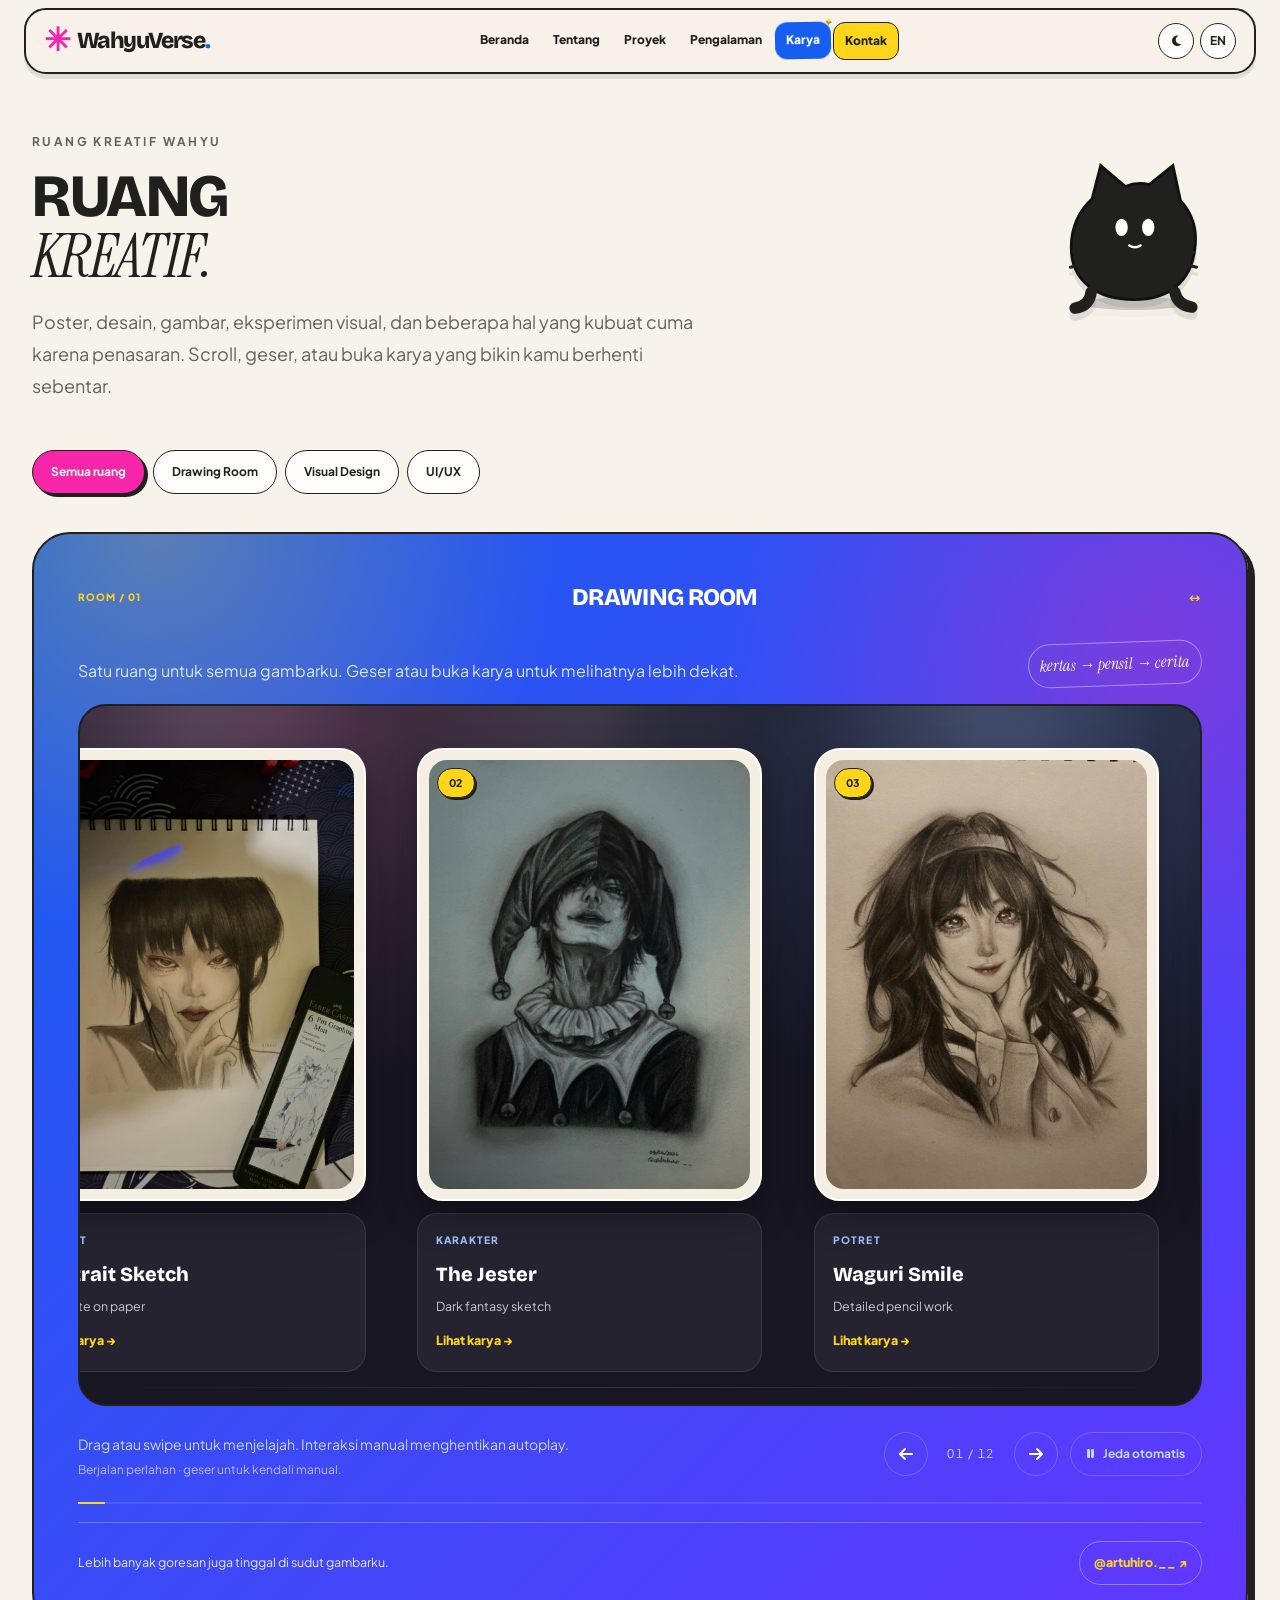
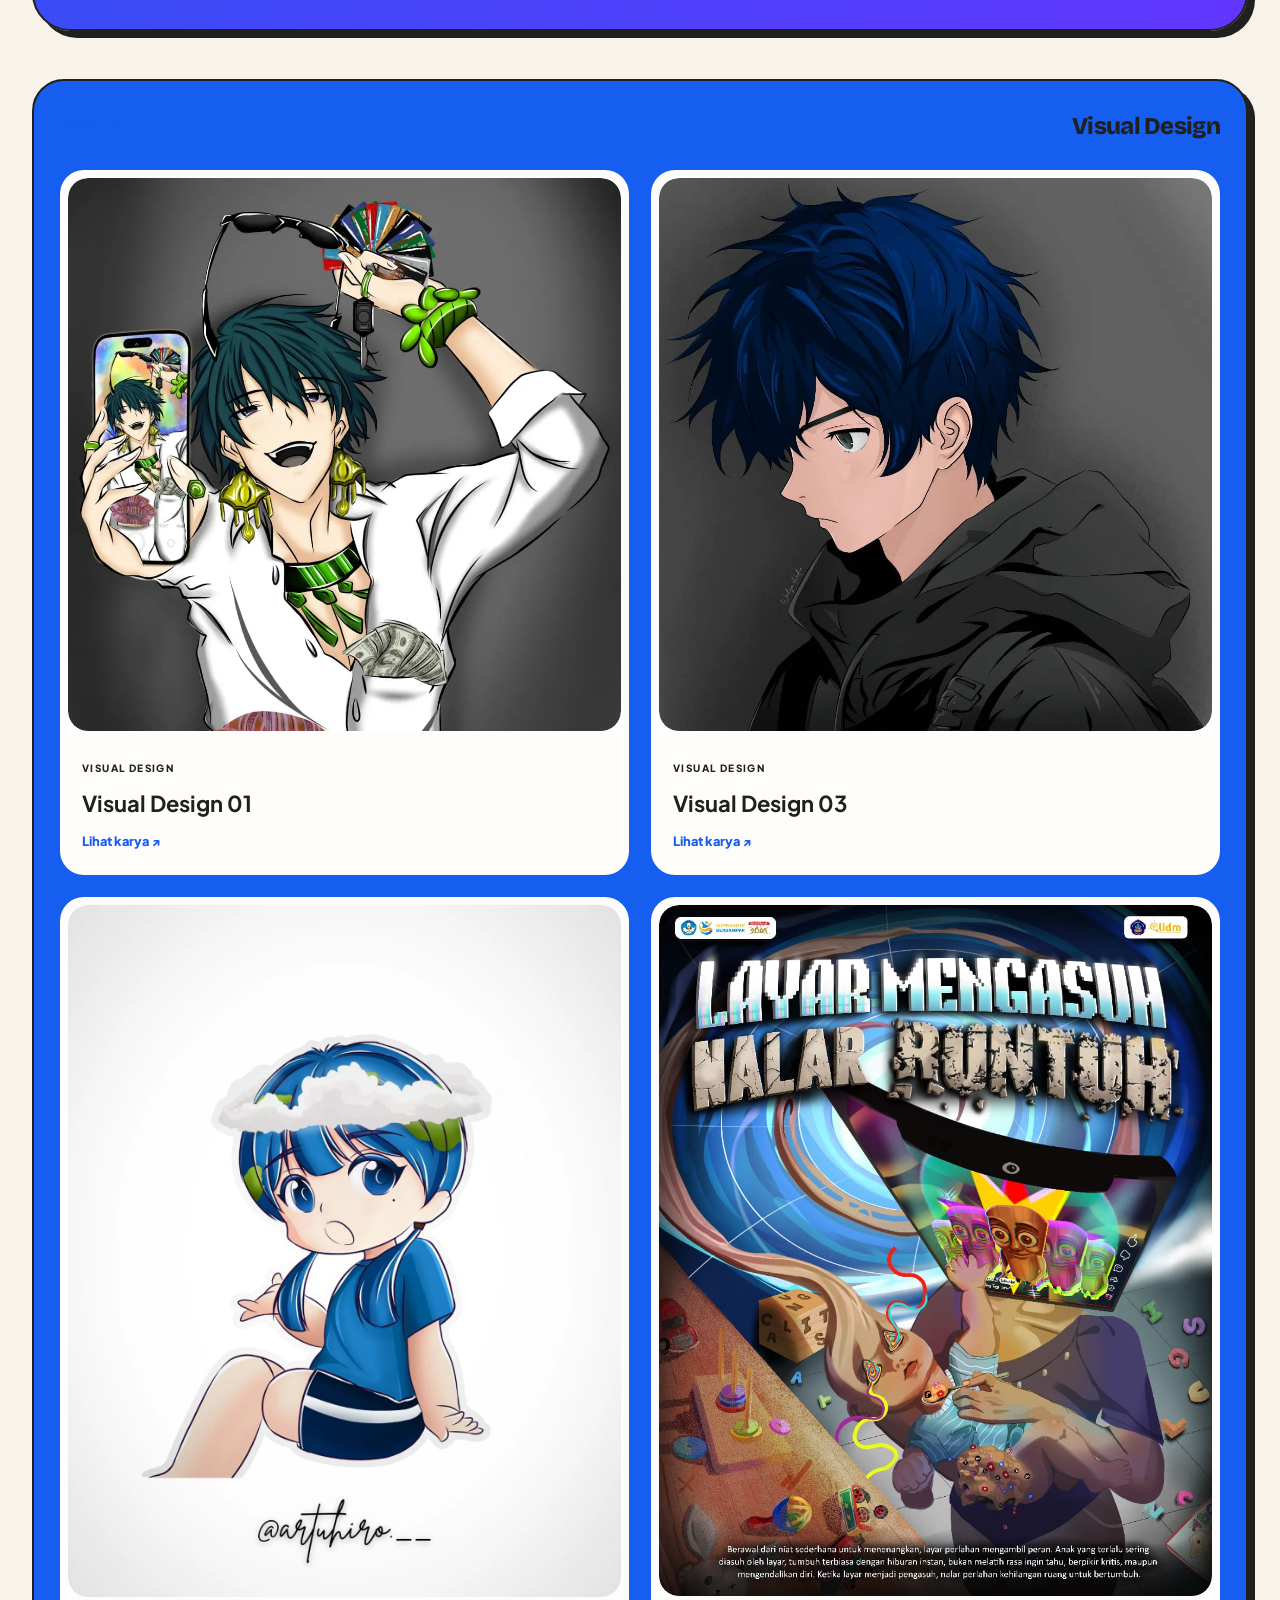
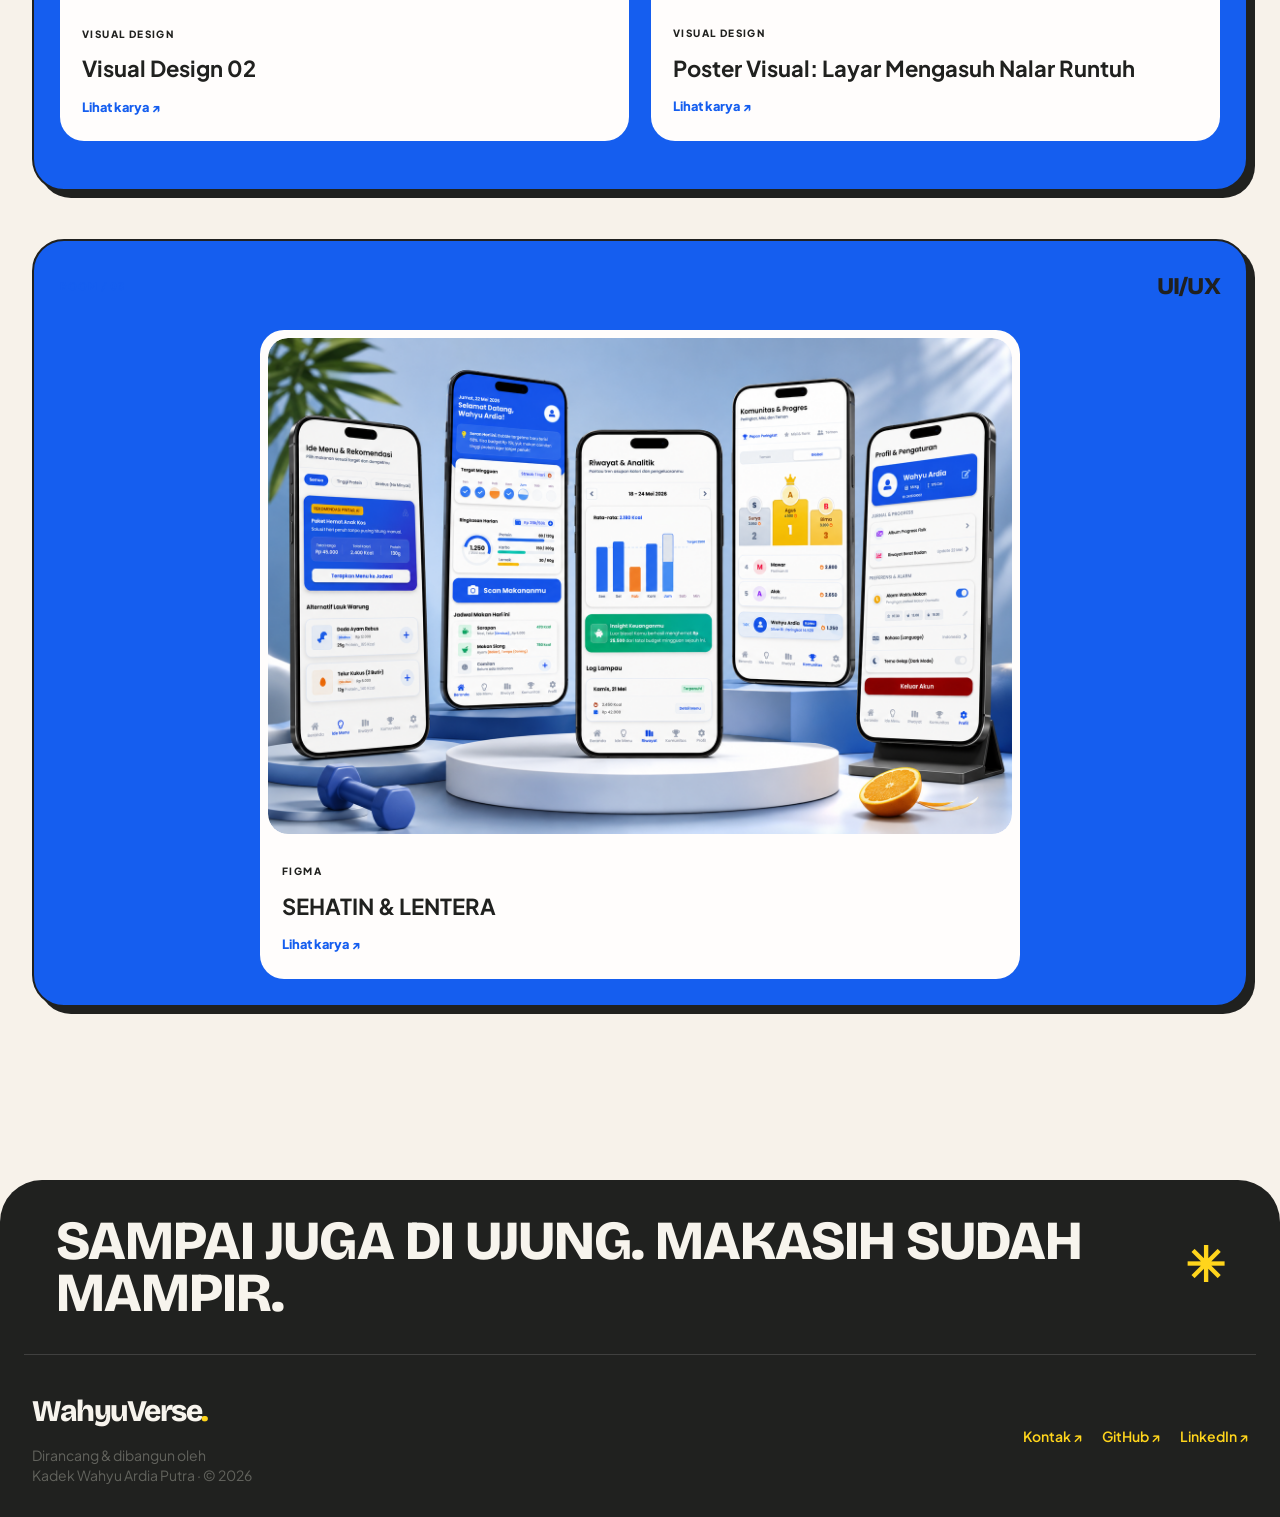
<file: galeri.html>
<!DOCTYPE html>

<html lang="id">
<head>
<meta charset="utf-8"/>
<meta content="width=device-width, initial-scale=1.0" name="viewport"/>
<meta content="Portofolio Kadek Wahyu Ardia Putra — mahasiswa Ilmu Komputer Undiksha. Eksplorasi Data Science, AI, UI/UX, organisasi, dan karya seni." name="description"/>
<meta content="light dark" name="color-scheme"/>
<title>Karya Seni | WahyuVerse.</title>
<script src="assets/js/theme-init.js">
</script>
<link href="assets/favicon.svg" rel="icon" type="image/svg+xml"/>
<link href="https://fonts.googleapis.com" rel="preconnect"/>
<link crossorigin="" href="https://fonts.gstatic.com" rel="preconnect"/>
<link href="https://fonts.googleapis.com/css2?family=Bricolage+Grotesque:opsz,wght@12..96,500;12..96,600;12..96,700;12..96,800&amp;family=Instrument+Serif:ital@0;1&amp;family=Plus+Jakarta+Sans:wght@400;500;600;700;800&amp;display=swap" rel="stylesheet"/>
<link href="assets/vendor/fontawesome/css/all.min.css" rel="stylesheet"/>
<link href="assets/css/style.css" rel="stylesheet"/>
<script defer="" src="assets/js/data.js">
</script><script defer="" src="assets/js/collections.js"></script>
<script defer="" src="assets/js/media-gallery.js">
</script>
<script defer="" src="assets/js/main.js">
</script>
<script defer="" src="assets/js/effects.js">
</script>
<script defer="" src="assets/js/museum.js">
</script>
<script defer="" src="assets/js/mascots.js"></script></head>
<body class="min-h-screen bg-base font-sans text-ink antialiased" data-page="galeri">
<a class="skip-link" href="#main">
<span class="tr" data-en="Skip to content">
    Lewati ke konten
   </span>
</a>
<header class="site-header sticky top-0 z-40">
<nav aria-label="Navigasi utama" class="site-nav">
<a aria-label="WahyuVerse" class="brand" href="index.html"><span aria-hidden="true" class="brand-mark">✳</span> WahyuVerse<span class="brand-dot">.</span></a>
<div class="nav-menu flex w-full flex-col order-last lg:order-none lg:w-auto lg:flex-row" id="navMenu">
<a class="nav-link" href="index.html">
<span class="tr" data-en="Home">
       Beranda
      </span>
</a>
<a class="nav-link" href="tentang.html">
<span class="tr" data-en="About">
       Tentang
      </span>
</a>
<a class="nav-link" href="proyek.html">
<span class="tr" data-en="Projects">
       Proyek
      </span>
</a>
<a class="nav-link" href="pengalaman.html">
<span class="tr" data-en="Experience">
       Pengalaman
      </span>
</a>
<a aria-current="page" class="nav-link" href="galeri.html">
<span class="tr" data-en="Creative Works">Karya</span>
</a>
<a class="nav-link nav-contact" href="kontak.html">
<span class="tr" data-en="Contact">
       Kontak
      </span>
</a>
</div>
<div class="nav-actions">
<button aria-label="Aktifkan mode gelap" aria-pressed="false" class="icon-button" id="themeToggle" type="button">
<i aria-hidden="true" class="fa-solid fa-moon">
</i>
</button>
<button aria-label="Switch to English" class="icon-button text-xs font-bold" id="langToggle" type="button">
      EN
     </button>
<button aria-controls="navMenu" aria-expanded="false" aria-label="Buka menu" class="icon-button lg:hidden" hidden="" id="menuToggle" type="button">
<i aria-hidden="true" class="fa-solid fa-bars">
</i>
</button>
</div>
</nav>
</header>
<main id="main" tabindex="-1">
<div class="creative-space">
<section class="section-shell pt-0">
<header class="page-heading verse-heading">
<p class="text-xs font-bold tracking-[0.2em] text-muted"><span class="tr" data-en="WAHYU’S CREATIVE SPACE">RUANG KREATIF WAHYU</span></p>
<h1 class="mt-4 text-4xl font-extrabold tracking-tight sm:text-6xl"><span class="tr" data-en="THE&lt;br&gt;CREATIVE &lt;em class=&quot;editorial-serif&quot;&gt;room.&lt;/em&gt;">RUANG<br/><em class="editorial-serif">KREATIF.</em></span></h1>
<p class="tr mt-5 max-w-2xl text-base leading-8 sm:text-lg text-muted" data-en="Posters, drawings, visual experiments, and a few things I made simply because I wanted to. Scroll, drag, or open the pieces that catch your eye.">
       Poster, desain, gambar, eksperimen visual, dan beberapa hal yang kubuat cuma karena penasaran. Scroll, geser, atau buka karya yang bikin kamu berhenti sebentar.
      </p>
<div aria-hidden="true" class="verse-mascot mascot-museum heading-mascot" data-mascot="museum"></div></header>
<div aria-label="Kategori karya" class="creative-filters" data-aria-en="Creative work categories" data-aria-id="Kategori karya" id="creativeFilters" role="group"></div>
<section class="exhibition-room drawing-room" data-room="drawing" id="drawing-room">
  <div class="room-label"><span>ROOM / 01</span><h2><span class="tr" data-en="DRAWING ROOM">DRAWING ROOM</span></h2><span aria-hidden="true">↔</span></div>
  <div class="drawing-room-intro"><p class="room-intro"><span class="tr" data-en="One room for all of my drawings. Drag, swipe, or open a piece to see it closer.">Satu ruang untuk semua gambarku. Geser atau buka karya untuk melihatnya lebih dekat.</span></p><span class="drawing-room-note"><span class="tr" data-en="paper → pencil → story">kertas → pensil → cerita</span></span></div>
  <div class="drawing-filters" id="drawingFilters" role="group" aria-label="Filter Drawing Room" data-aria-id="Filter Drawing Room" data-aria-en="Drawing Room filters"></div>
  <div class="museum-room drawing-museum" data-auto-gallery data-cursor="drag" role="region" aria-roledescription="carousel">
    <div class="museum-track drawing-track" data-gallery-track data-drawing-track tabindex="0"></div>
  </div>
  <div class="museum-toolbar" data-gallery-controls hidden>
    <div><p class="text-sm leading-7 text-slate-300"><span class="tr" data-en="Drag or swipe to explore. Manual interaction pauses autoplay.">Drag atau swipe untuk menjelajah. Interaksi manual menghentikan autoplay.</span></p><p class="mt-1 text-xs text-blue-300" data-gallery-state role="status"></p></div>
    <div class="museum-actions"><button class="museum-control" data-gallery-prev type="button"><i class="fa-solid fa-arrow-left" aria-hidden="true"></i></button><span class="museum-counter" data-gallery-count>01 / 01</span><button class="museum-control" data-gallery-next type="button"><i class="fa-solid fa-arrow-right" aria-hidden="true"></i></button><button class="museum-play" data-gallery-play type="button"><i aria-hidden="true"></i><span></span></button></div>
  </div>
  <div aria-hidden="true" class="museum-progress"><span data-gallery-progress></span></div>
  <div class="drawing-room-footer"><span><span class="tr" data-en="More drawings live in my art corner.">Lebih banyak goresan juga tinggal di sudut gambarku.</span></span><a href="https://www.instagram.com/artuhiro.__?stkn=MTJpcnc0NHF0MHRhMA==" target="_blank" rel="noopener noreferrer">@artuhiro.__ ↗</a></div>
</section>
<div id="creativeRooms"></div></section>
</div>
</main>
<footer class="verse-footer"><div class="footer-note"><span class="tr" data-en="You reached the end. Thanks for stopping by.">Sampai juga di ujung. Makasih sudah mampir.</span> <span aria-hidden="true">✳</span></div>
<div class="mx-auto flex max-w-7xl flex-col gap-6 px-5 py-8 sm:flex-row sm:items-center sm:justify-between sm:px-8">
<div>
<a class="footer-brand" href="index.html">WahyuVerse<span class="brand-dot">.</span></a>
<p class="mt-2 text-sm text-muted"><span class="tr" data-en="Designed &amp;amp; built by">Dirancang &amp; dibangun oleh</span><br/>Kadek Wahyu Ardia Putra · © 2026</p>
</div>
<div class="flex flex-wrap gap-5 text-sm font-semibold">
<a class="text-link" href="kontak.html">
<span class="tr" data-en="Contact ↗">Kontak ↗</span>
     </a>
<a class="text-link" href="https://github.com/HaruHiro123" rel="noopener noreferrer" target="_blank">
      GitHub ↗
     </a>
<a class="text-link" href="https://www.linkedin.com/in/kadek-wahyu-ardia-putra-6b296532b/" rel="noopener noreferrer" target="_blank">
      LinkedIn ↗
     </a>
</div>
</div>
</footer>
<dialog aria-labelledby="modalTitle" class="w-[calc(100%-2rem)] max-w-3xl rounded-3xl border border-line bg-base p-0 text-ink shadow-2xl" id="detailModal">
<div class="sticky top-0 z-10 flex items-center justify-between gap-4 border-b border-line bg-base px-5 py-4 sm:px-8">
<span class="eyebrow">
<span class="tr" data-en="Portfolio detail">
      Detail portofolio
     </span>
</span>
<button aria-label="Tutup detail" autofocus="" class="icon-button" id="closeModal" type="button">
<i aria-hidden="true" class="fa-solid fa-xmark">
</i>
</button>
</div>
<div class="p-5 sm:p-8">
<div class="mb-6 grid gap-4" id="modalImages">
</div>
<h2 class="text-2xl font-extrabold sm:text-3xl" id="modalTitle">
</h2>
<div class="detail-copy mt-5 text-muted" id="modalDesc">
</div>
<a class="btn-primary mt-6" hidden="" id="modalLink" rel="noopener noreferrer" target="_blank">
</a>
</div>
</dialog>
</body>
</html>
</file>
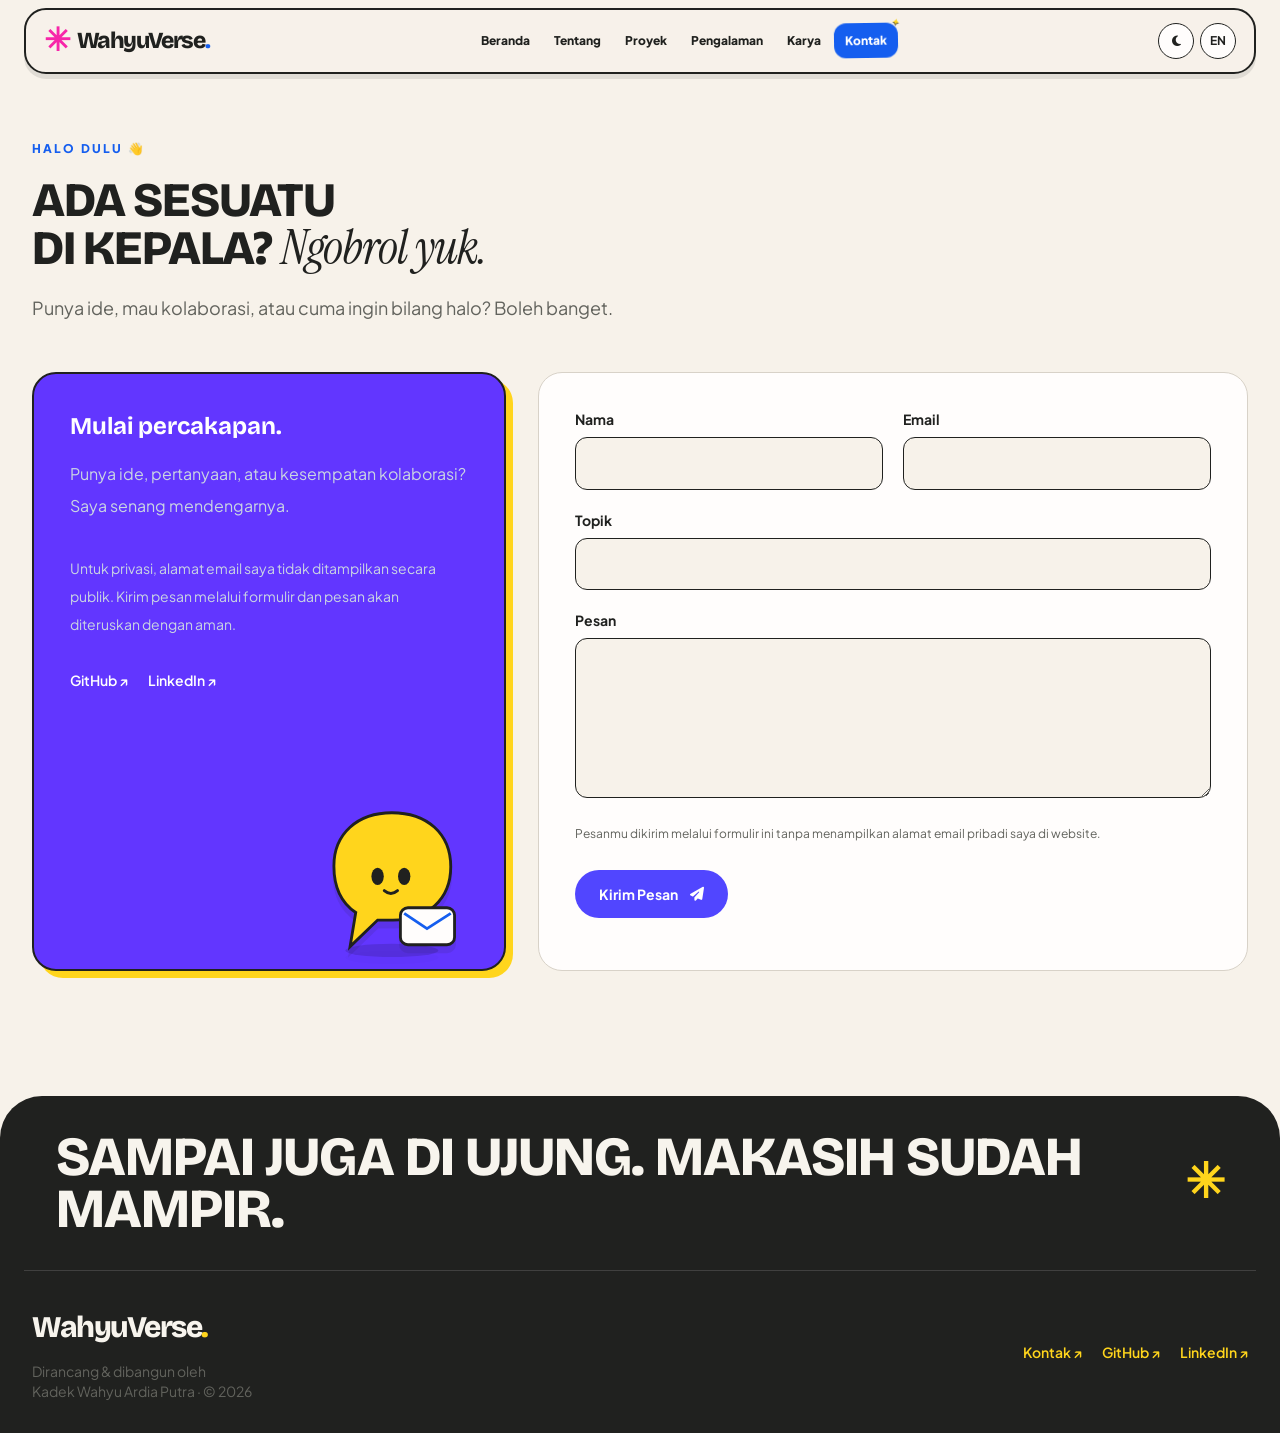
<file: kontak.html>
<!DOCTYPE html>

<html lang="id">
<head>
<meta charset="utf-8"/>
<meta content="width=device-width, initial-scale=1.0" name="viewport"/>
<meta content="Portofolio Kadek Wahyu Ardia Putra — mahasiswa Ilmu Komputer Undiksha. Eksplorasi Data Science, AI, UI/UX, organisasi, dan karya seni." name="description"/>
<meta content="light dark" name="color-scheme"/>
<title>Kontak | WahyuVerse.</title>
<script src="assets/js/theme-init.js">
</script>
<link href="assets/favicon.svg" rel="icon" type="image/svg+xml"/>
<link href="https://fonts.googleapis.com" rel="preconnect"/>
<link crossorigin="" href="https://fonts.gstatic.com" rel="preconnect"/>
<link href="https://fonts.googleapis.com/css2?family=Bricolage+Grotesque:opsz,wght@12..96,500;12..96,600;12..96,700;12..96,800&amp;family=Instrument+Serif:ital@0;1&amp;family=Plus+Jakarta+Sans:wght@400;500;600;700;800&amp;display=swap" rel="stylesheet"/>
<link href="assets/vendor/fontawesome/css/all.min.css" rel="stylesheet"/>
<link href="assets/css/style.css" rel="stylesheet"/>
<script defer="" src="assets/js/data.js">
</script><script defer="" src="assets/js/collections.js"></script>
<script defer="" src="assets/js/media-gallery.js">
</script>
<script defer="" src="assets/js/main.js">
</script>
<script defer="" src="assets/js/kontak.js">
</script>
<script defer="" src="assets/js/effects.js">
</script>
<script defer="" src="assets/js/mascots.js"></script></head>
<body class="min-h-screen bg-base font-sans text-ink antialiased" data-page="kontak">
<a class="skip-link" href="#main">
<span class="tr" data-en="Skip to content">
    Lewati ke konten
   </span>
</a>
<header class="site-header sticky top-0 z-40">
<nav aria-label="Navigasi utama" class="site-nav">
<a aria-label="WahyuVerse" class="brand" href="index.html"><span aria-hidden="true" class="brand-mark">✳</span> WahyuVerse<span class="brand-dot">.</span></a>
<div class="nav-menu flex w-full flex-col order-last lg:order-none lg:w-auto lg:flex-row" id="navMenu">
<a class="nav-link" href="index.html">
<span class="tr" data-en="Home">
       Beranda
      </span>
</a>
<a class="nav-link" href="tentang.html">
<span class="tr" data-en="About">
       Tentang
      </span>
</a>
<a class="nav-link" href="proyek.html">
<span class="tr" data-en="Projects">
       Proyek
      </span>
</a>
<a class="nav-link" href="pengalaman.html">
<span class="tr" data-en="Experience">
       Pengalaman
      </span>
</a>
<a class="nav-link" href="galeri.html">
<span class="tr" data-en="Creative Works">Karya</span>
</a>
<a aria-current="page" class="nav-link nav-contact" href="kontak.html">
<span class="tr" data-en="Contact">
       Kontak
      </span>
</a>
</div>
<div class="nav-actions">
<button aria-label="Aktifkan mode gelap" aria-pressed="false" class="icon-button" id="themeToggle" type="button">
<i aria-hidden="true" class="fa-solid fa-moon">
</i>
</button>
<button aria-label="Switch to English" class="icon-button text-xs font-bold" id="langToggle" type="button">
      EN
     </button>
<button aria-controls="navMenu" aria-expanded="false" aria-label="Buka menu" class="icon-button lg:hidden" hidden="" id="menuToggle" type="button">
<i aria-hidden="true" class="fa-solid fa-bars">
</i>
</button>
</div>
</nav>
</header>
<main id="main" tabindex="-1">
<section class="section-shell pt-0">
<header class="page-heading verse-heading">
<span class="tr eyebrow" data-en="SAY HELLO">HALO DULU 👋</span>
<h1 class="mt-4 text-4xl font-extrabold tracking-tight sm:text-5xl"><span class="tr" data-en="GOT SOMETHING&lt;br&gt;IN MIND? &lt;em class=&quot;editorial-serif&quot;&gt;Let’s talk.&lt;/em&gt;">ADA SESUATU<br/>DI KEPALA? <em class="editorial-serif">Ngobrol yuk.</em></span></h1>
<p class="tr mt-5 max-w-2xl text-base leading-8 text-muted sm:text-lg" data-en="Got an idea, want to collaborate, or just feel like saying hi? Go for it.">
      Punya ide, mau kolaborasi, atau cuma ingin bilang halo? Boleh banget.
     </p>
</header>
<div class="grid gap-8 lg:grid-cols-[0.8fr_1.2fr]">
<aside class="rounded-3xl p-6 text-white sm:p-9 contact-aside">
<h2 class="text-2xl font-bold">
<span class="tr" data-en="Start a conversation.">
        Mulai percakapan.
       </span>
</h2>
<p class="mt-4 leading-8 text-slate-300">
<span class="tr" data-en="Have an idea, a question, or an opportunity to collaborate? I’d love to hear it.">
        Punya ide, pertanyaan, atau kesempatan kolaborasi? Saya senang mendengarnya.
       </span>
</p>
<p class="tr mt-8 text-sm leading-7 text-slate-300" data-en="For privacy, my email address is not displayed publicly. Send your message through the form and it will be forwarded securely.">
       Untuk privasi, alamat email saya tidak ditampilkan secara publik. Kirim pesan melalui formulir dan pesan akan diteruskan dengan aman.
      </p>
<div class="mt-8 flex flex-wrap gap-5 text-sm font-semibold">
<a class="" href="https://github.com/HaruHiro123" rel="noopener noreferrer" target="_blank">
        GitHub ↗
       </a>
<a class="" href="https://www.linkedin.com/in/kadek-wahyu-ardia-putra-6b296532b/" rel="noopener noreferrer" target="_blank">
        LinkedIn ↗
       </a>
</div>
<div aria-hidden="true" class="verse-mascot mascot-contact" data-mascot="contact"></div></aside>
<form class="rounded-3xl border border-line bg-card p-6 sm:p-9" data-endpoint="https://formspree.io/f/mkjgndzz" id="contactForm">
<div class="grid gap-5 sm:grid-cols-2">
<div>
<label class="form-label" for="contactName">
<span class="tr" data-en="Name">
          Nama
         </span>
</label>
<input autocomplete="name" class="form-input" id="contactName" maxlength="80" name="name" required=""/>
</div>
<div>
<label class="form-label" for="contactEmail">
         Email
        </label>
<input autocomplete="email" class="form-input" id="contactEmail" maxlength="160" name="email" required="" type="email"/>
</div>
</div>
<div class="mt-5">
<label class="form-label" for="contactSubject">
<span class="tr" data-en="Subject">
         Topik
        </span>
</label>
<input class="form-input" id="contactSubject" maxlength="120" name="subject" required=""/>
</div>
<div class="mt-5">
<label class="form-label" for="contactMessage">
<span class="tr" data-en="Message">
         Pesan
        </span>
</label>
<textarea class="form-input min-h-40 resize-y" id="contactMessage" maxlength="3000" minlength="10" name="message" required="" rows="5"></textarea>
</div>
<div aria-hidden="true" style="position:absolute;left:-9999px;width:1px;height:1px;overflow:hidden;">
<label for="contactWebsite">Website</label>
<input autocomplete="off" id="contactWebsite" name="_gotcha" tabindex="-1" type="text"/>
</div>
<p class="mt-4 text-xs leading-6 text-muted">
<span class="tr" data-en="Your message is sent through this form without showing my personal email address on the website.">
        Pesanmu dikirim melalui formulir ini tanpa menampilkan alamat email pribadi saya di website.
       </span>
</p>
<button class="btn-primary mt-6" disabled="" type="submit">
<span class="tr" data-en="Send Message">
        Kirim Pesan
       </span>
<i aria-hidden="true" class="fa-solid fa-paper-plane">
</i>
</button>
<p aria-live="polite" class="mt-4 text-sm leading-7 text-muted" id="contactFeedback" role="status">
</p>
<noscript>
<p class="mt-4 text-sm leading-7 text-muted">
<span class="tr" data-en="JavaScript is required to send this form securely.">JavaScript diperlukan untuk mengirim formulir ini dengan aman.</span>
       </p>
</noscript>
</form>
</div>
</section>
</main>
<footer class="verse-footer"><div class="footer-note"><span class="tr" data-en="You reached the end. Thanks for stopping by.">Sampai juga di ujung. Makasih sudah mampir.</span> <span aria-hidden="true">✳</span></div>
<div class="mx-auto flex max-w-7xl flex-col gap-6 px-5 py-8 sm:flex-row sm:items-center sm:justify-between sm:px-8">
<div>
<a class="footer-brand" href="index.html">WahyuVerse<span class="brand-dot">.</span></a>
<p class="mt-2 text-sm text-muted"><span class="tr" data-en="Designed &amp;amp; built by">Dirancang &amp; dibangun oleh</span><br/>Kadek Wahyu Ardia Putra · © 2026</p>
</div>
<div class="flex flex-wrap gap-5 text-sm font-semibold">
<a class="text-link" href="kontak.html">
<span class="tr" data-en="Contact ↗">Kontak ↗</span>
     </a>
<a class="text-link" href="https://github.com/HaruHiro123" rel="noopener noreferrer" target="_blank">
      GitHub ↗
     </a>
<a class="text-link" href="https://www.linkedin.com/in/kadek-wahyu-ardia-putra-6b296532b/" rel="noopener noreferrer" target="_blank">
      LinkedIn ↗
     </a>
</div>
</div>
</footer>
<dialog aria-labelledby="modalTitle" class="w-[calc(100%-2rem)] max-w-3xl rounded-3xl border border-line bg-base p-0 text-ink shadow-2xl" id="detailModal">
<div class="sticky top-0 z-10 flex items-center justify-between gap-4 border-b border-line bg-base px-5 py-4 sm:px-8">
<span class="eyebrow">
<span class="tr" data-en="Portfolio detail">
      Detail portofolio
     </span>
</span>
<button aria-label="Tutup detail" autofocus="" class="icon-button" id="closeModal" type="button">
<i aria-hidden="true" class="fa-solid fa-xmark">
</i>
</button>
</div>
<div class="p-5 sm:p-8">
<div class="mb-6 grid gap-4" id="modalImages">
</div>
<h2 class="text-2xl font-extrabold sm:text-3xl" id="modalTitle">
</h2>
<div class="detail-copy mt-5 text-muted" id="modalDesc">
</div>
<a class="btn-primary mt-6" hidden="" id="modalLink" rel="noopener noreferrer" target="_blank">
</a>
</div>
</dialog>
</body>
</html>
</file>
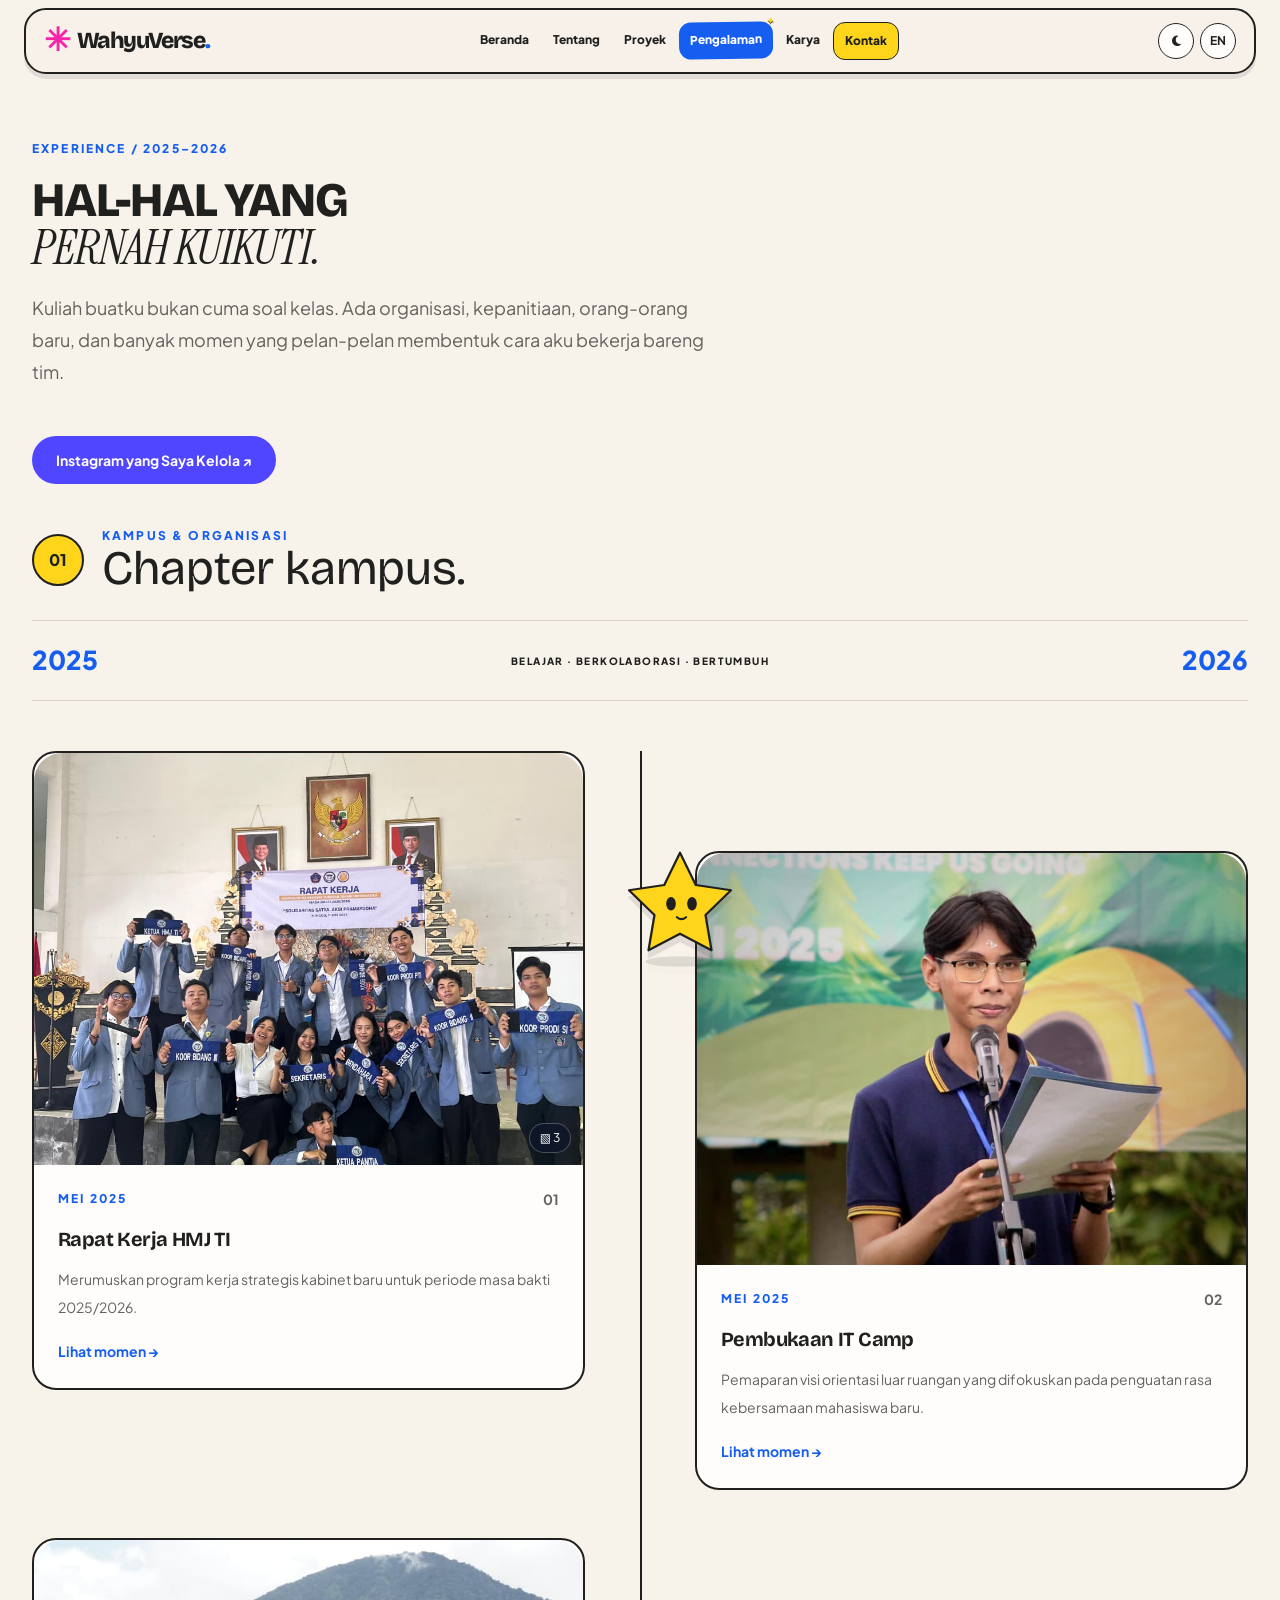
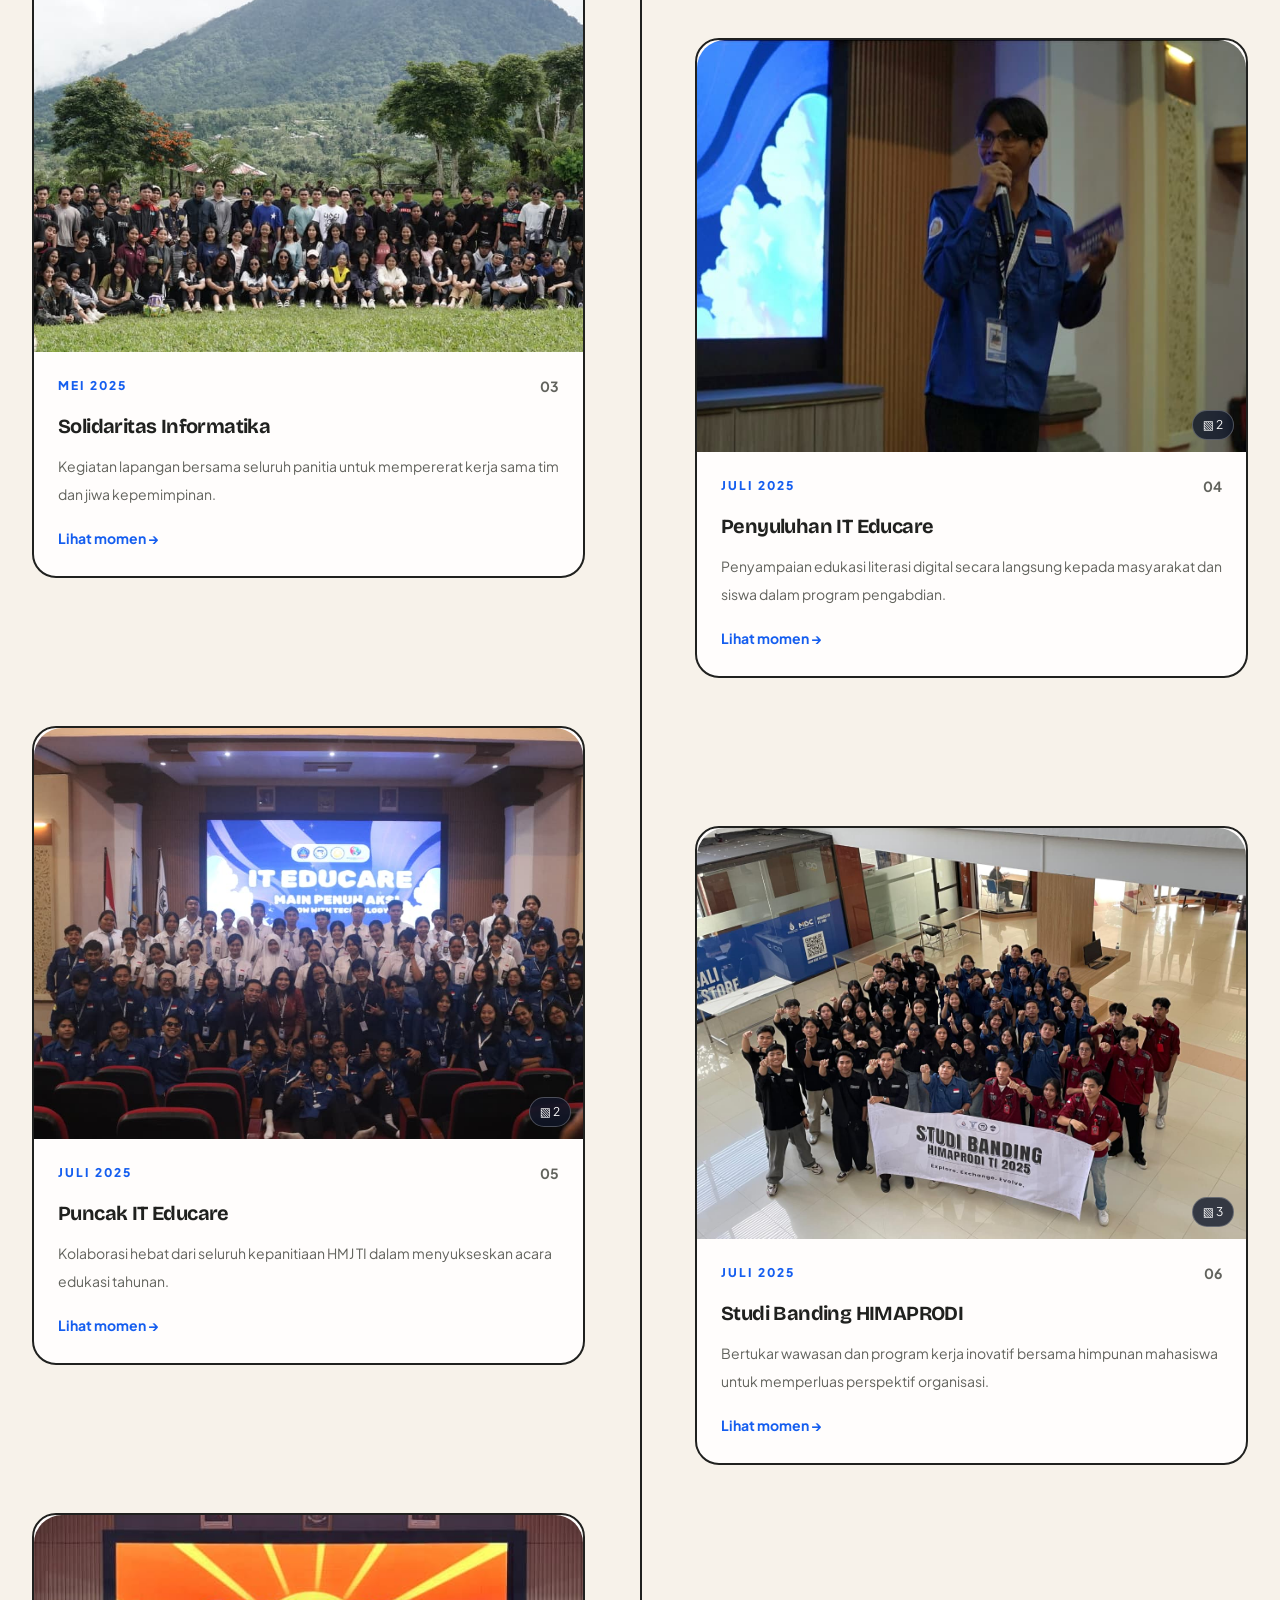
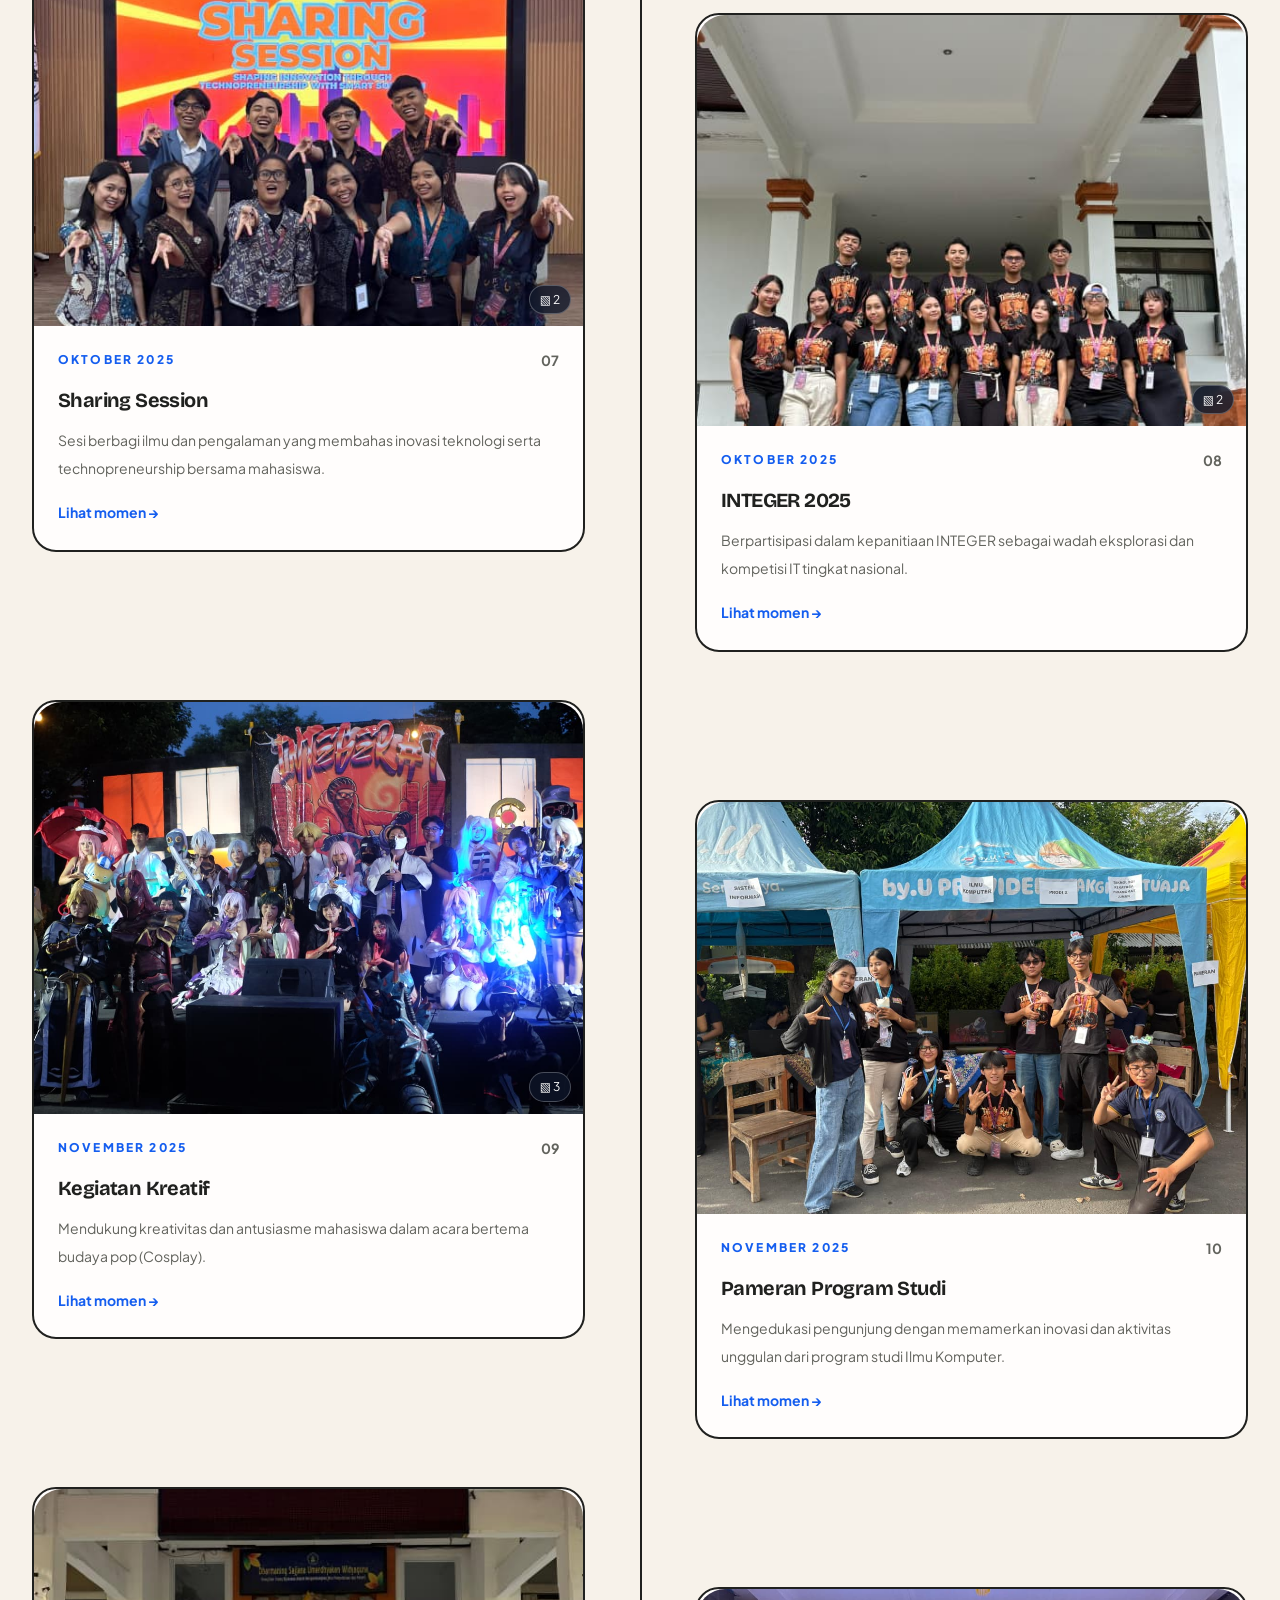
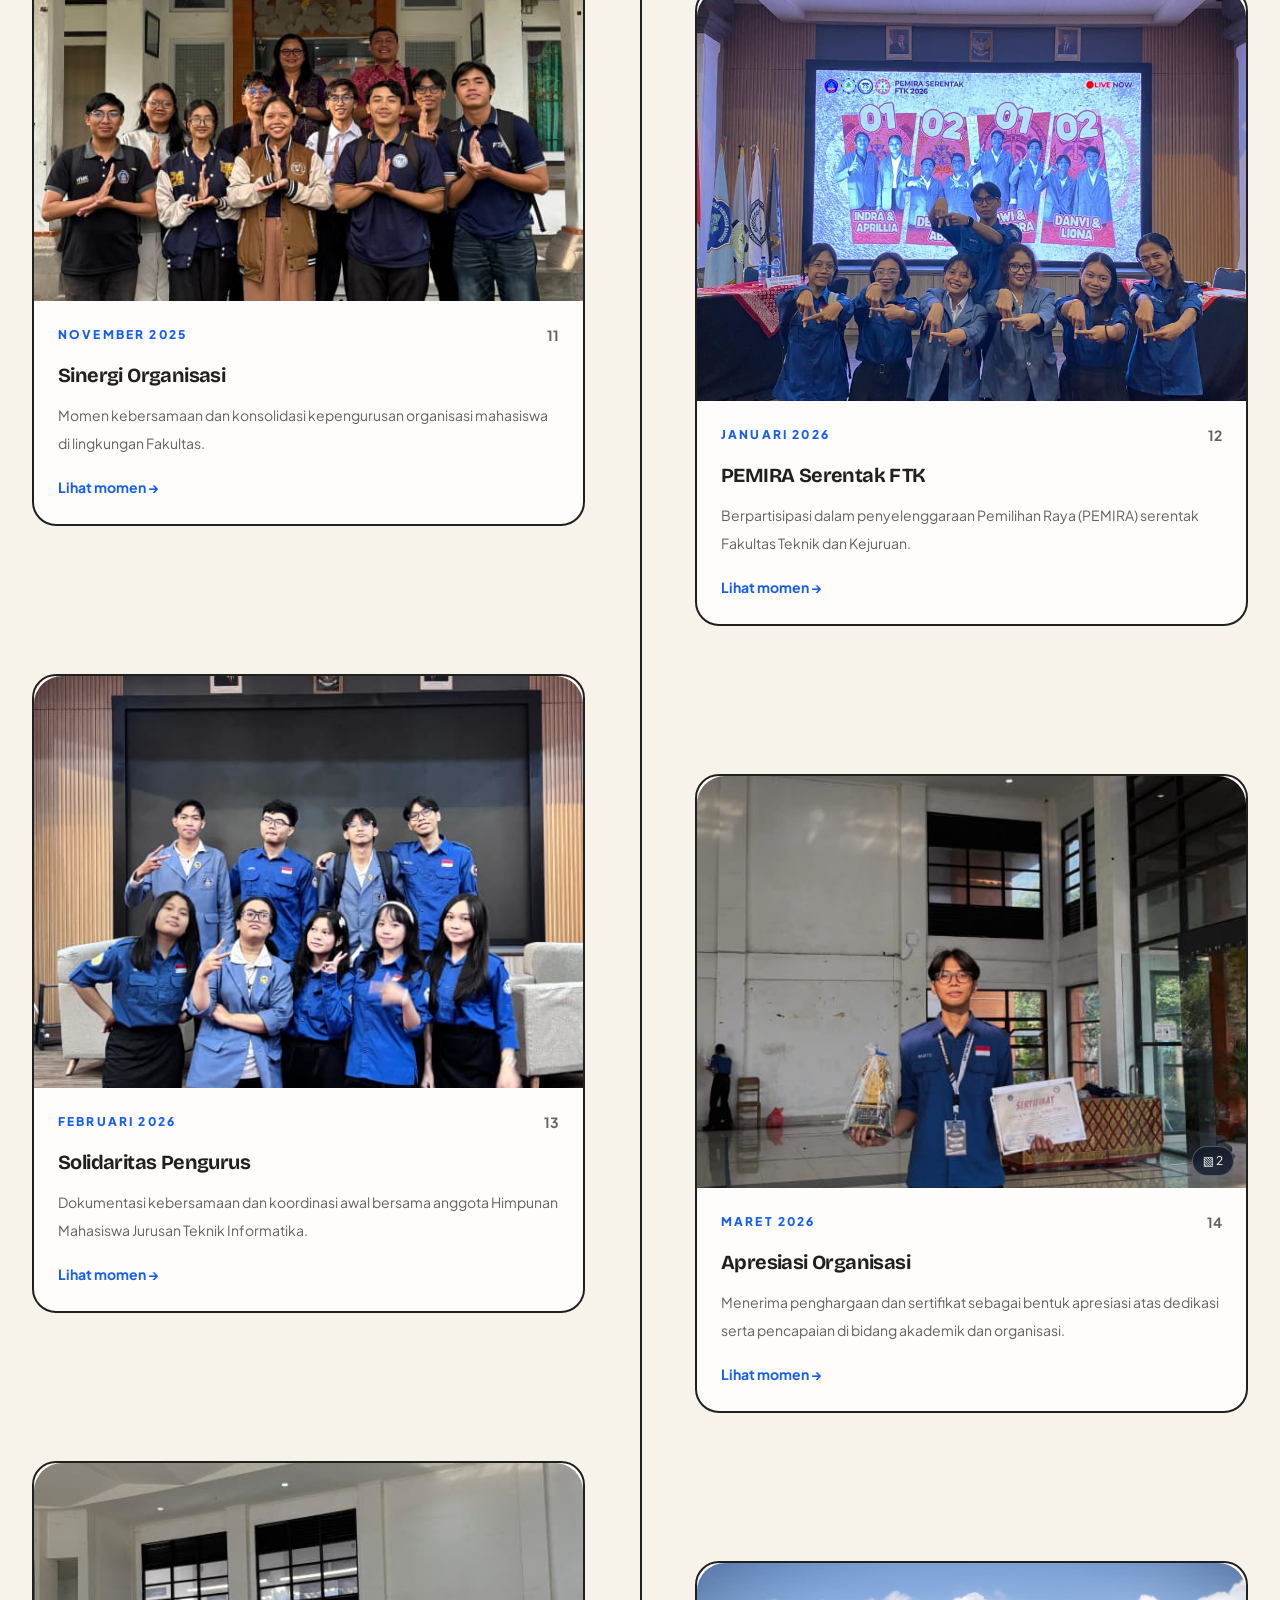
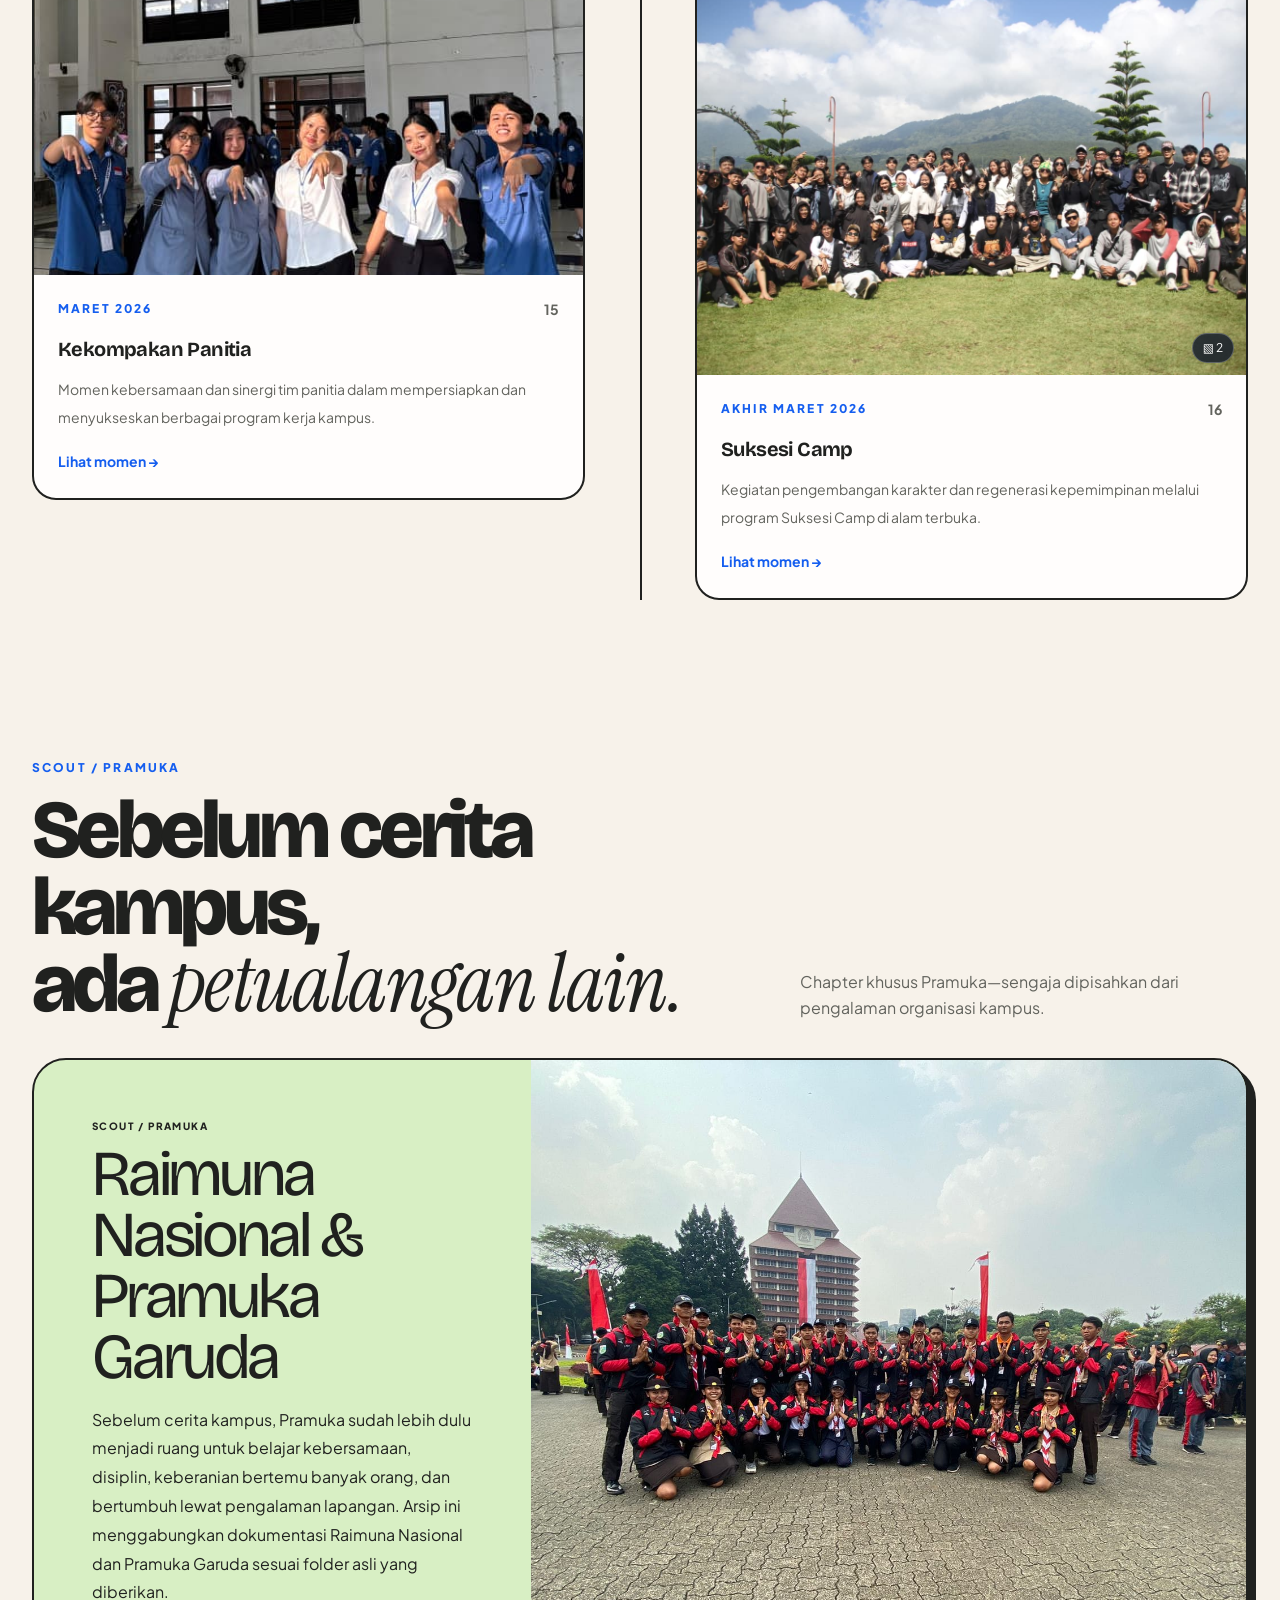
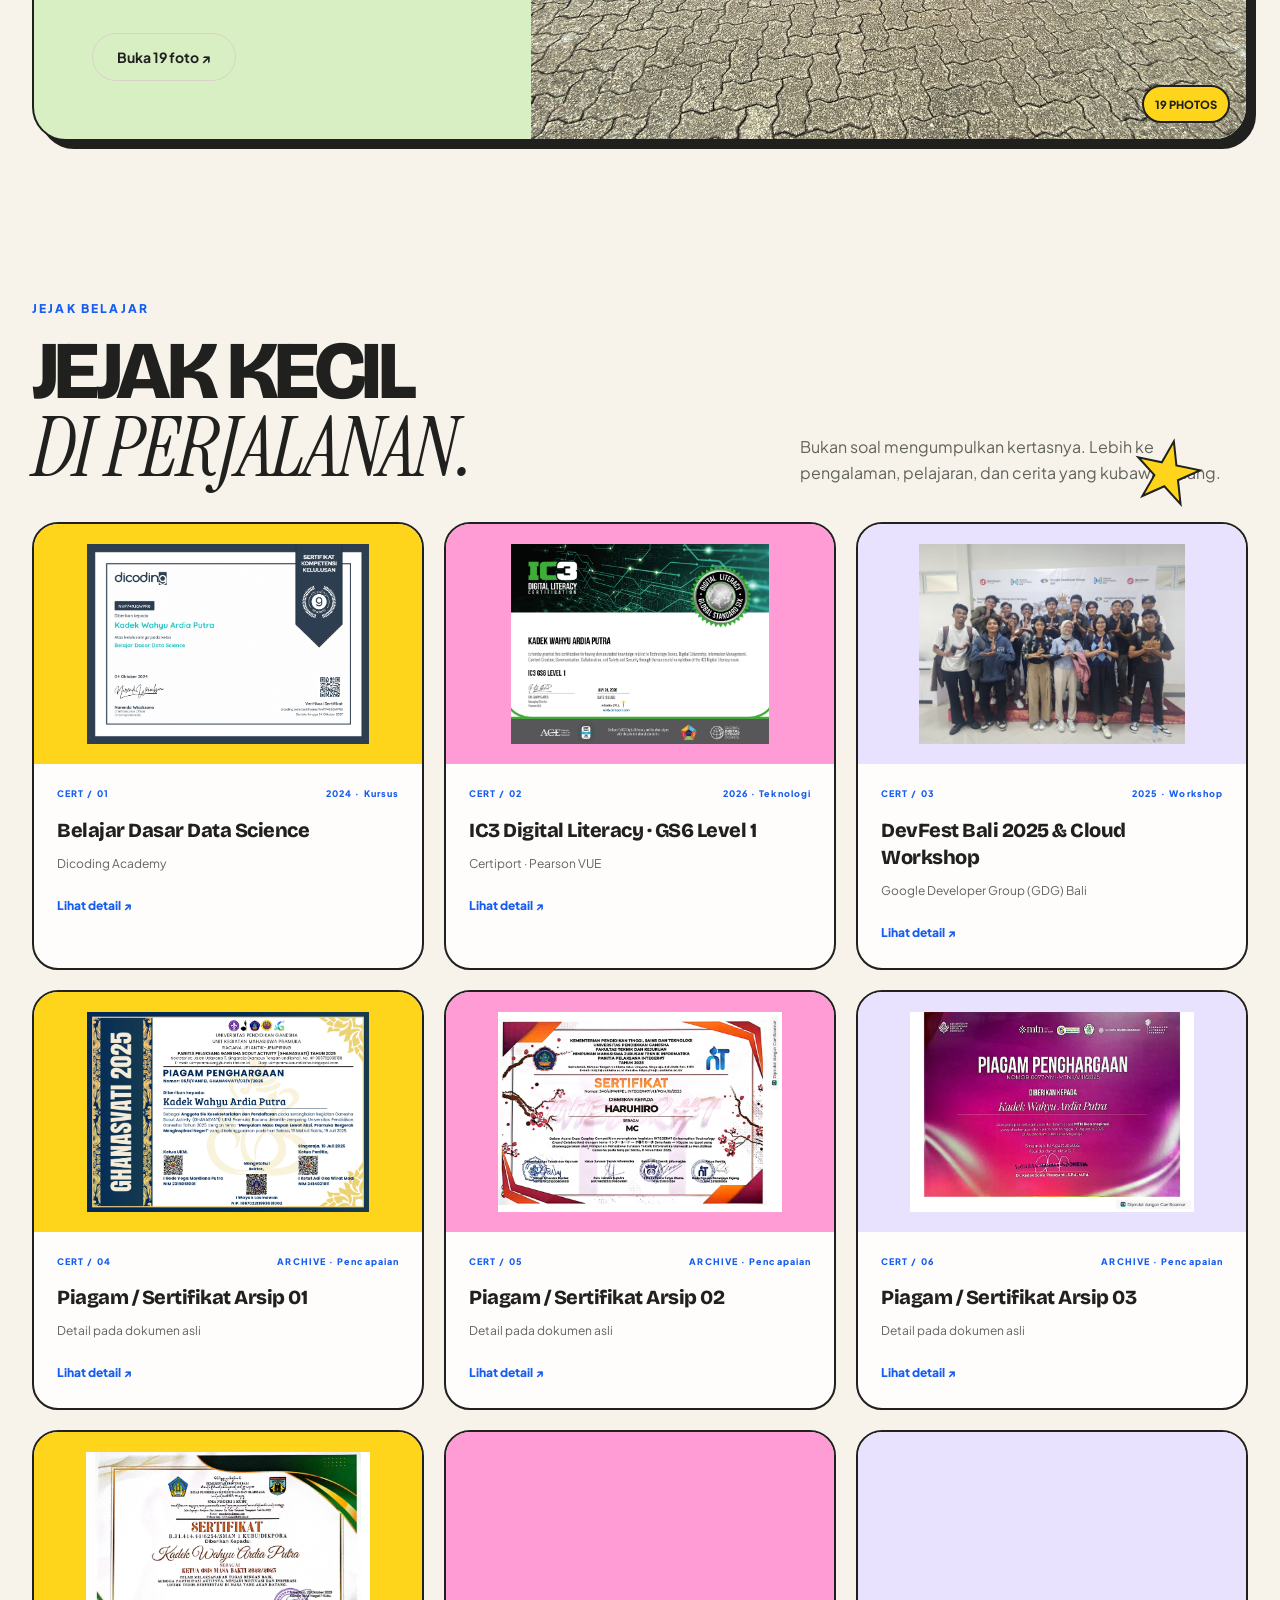
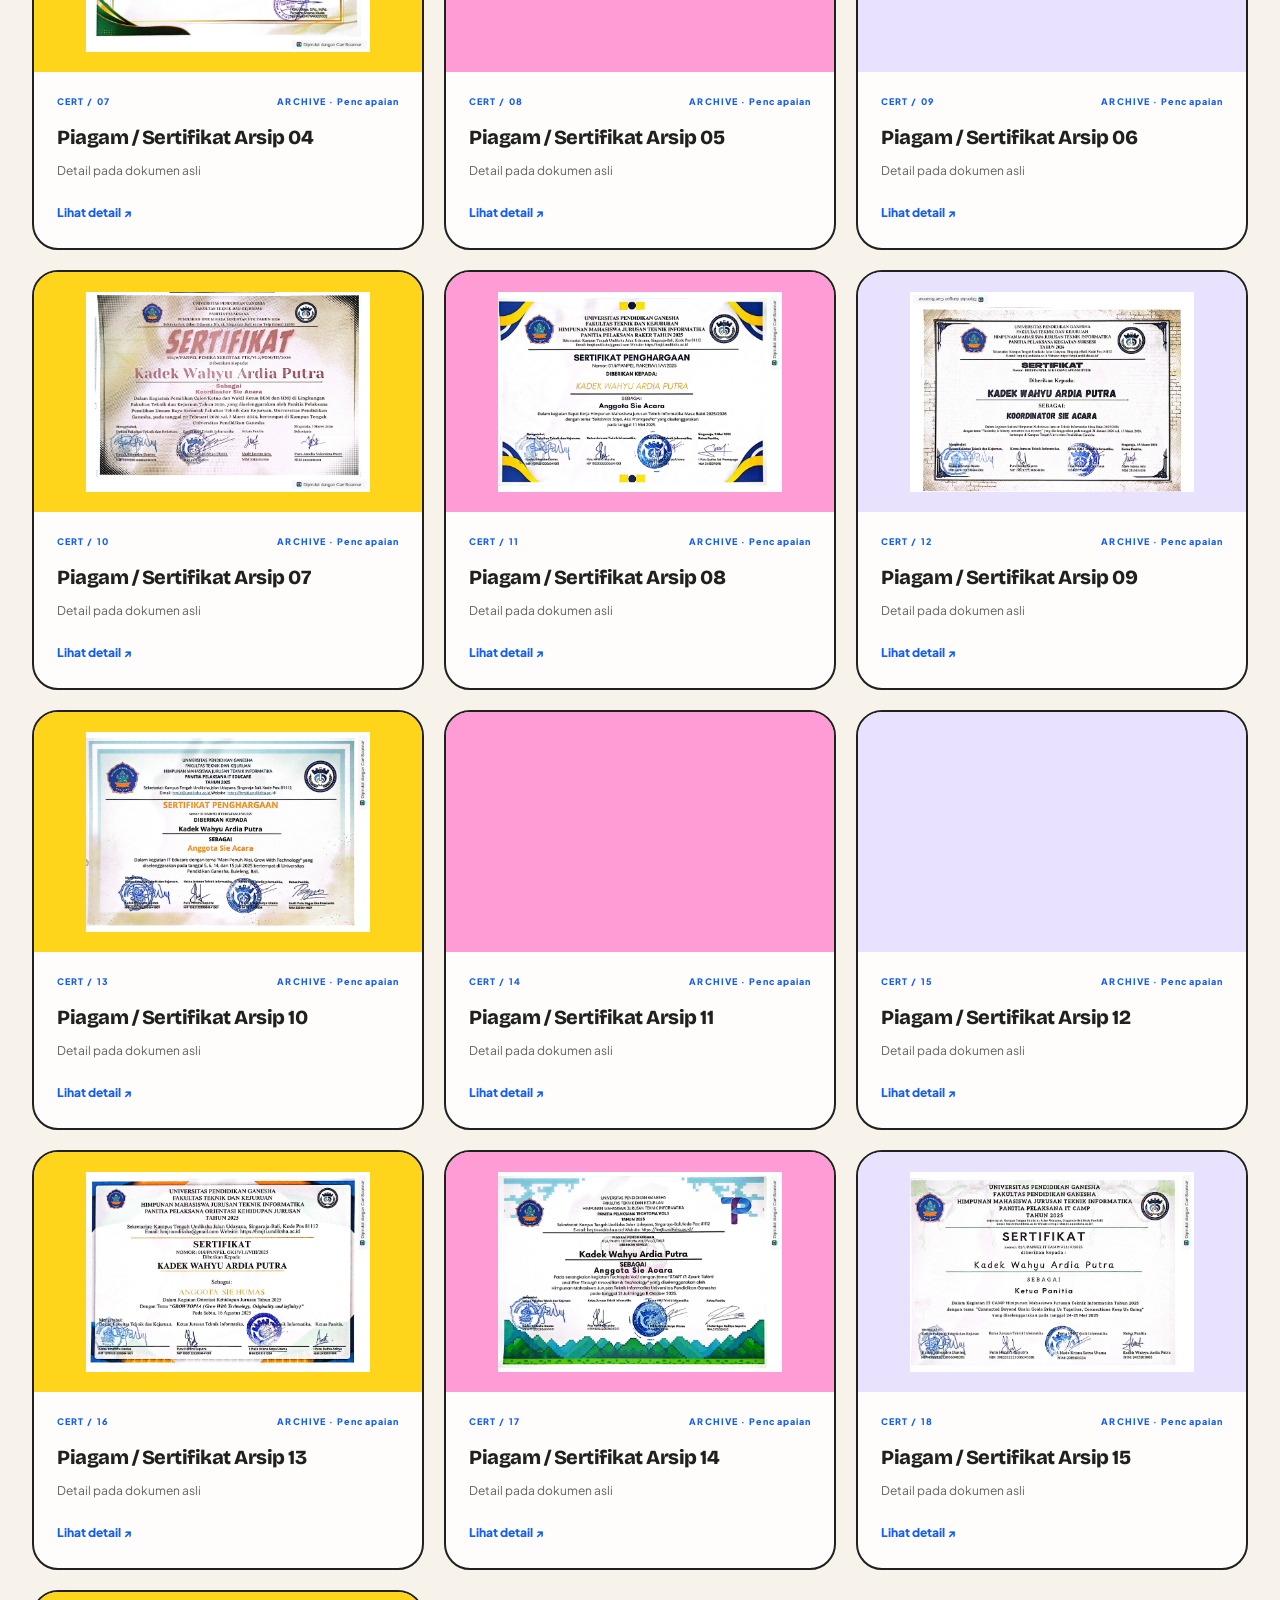
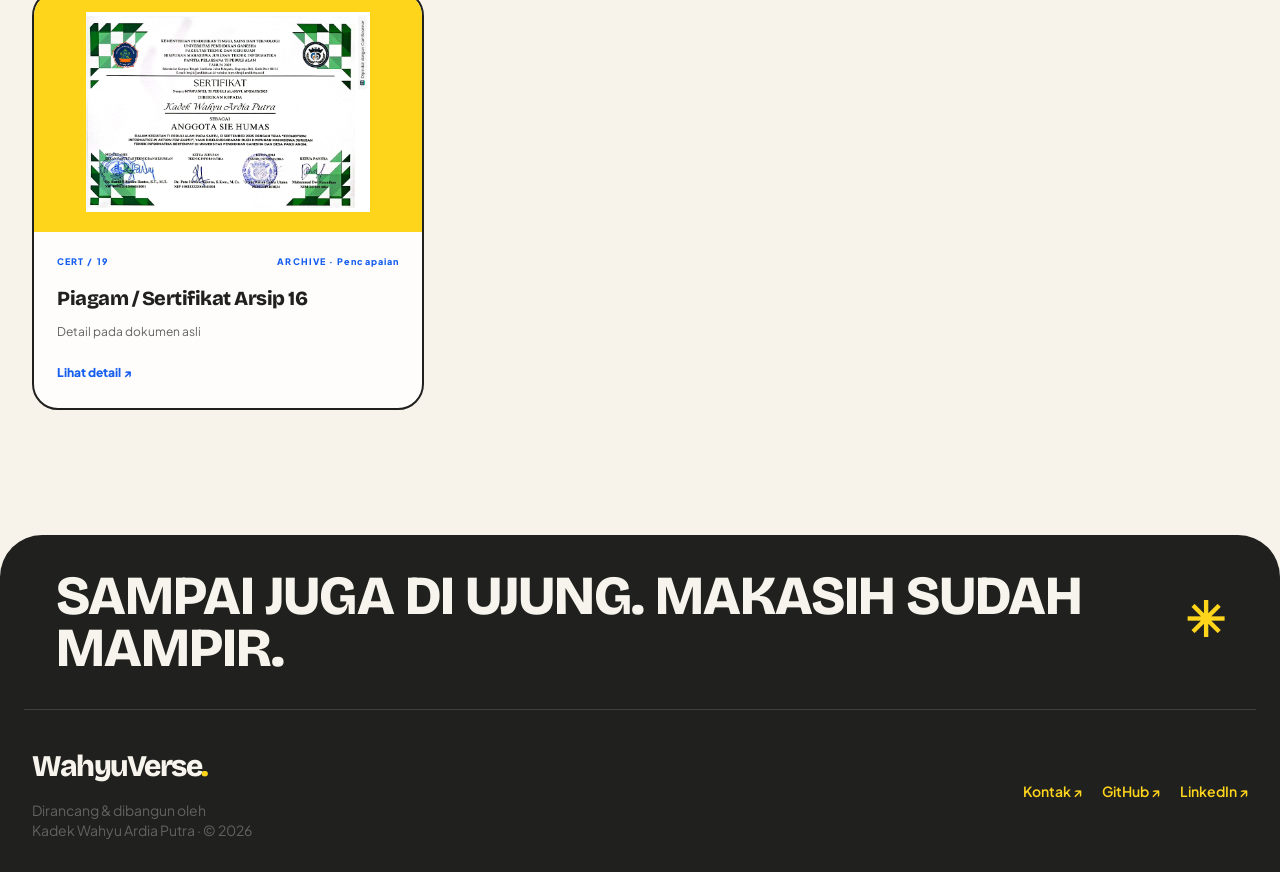
<file: pengalaman.html>
<!DOCTYPE html>

<html lang="id">
<head>
<meta charset="utf-8"/>
<meta content="width=device-width, initial-scale=1.0" name="viewport"/>
<meta content="Portofolio Kadek Wahyu Ardia Putra — mahasiswa Ilmu Komputer Undiksha. Eksplorasi Data Science, AI, UI/UX, organisasi, dan karya seni." name="description"/>
<meta content="light dark" name="color-scheme"/>
<title>Pengalaman | WahyuVerse.</title>
<script src="assets/js/theme-init.js">
</script>
<link href="assets/favicon.svg" rel="icon" type="image/svg+xml"/>
<link href="https://fonts.googleapis.com" rel="preconnect"/>
<link crossorigin="" href="https://fonts.gstatic.com" rel="preconnect"/>
<link href="https://fonts.googleapis.com/css2?family=Bricolage+Grotesque:opsz,wght@12..96,500;12..96,600;12..96,700;12..96,800&amp;family=Instrument+Serif:ital@0;1&amp;family=Plus+Jakarta+Sans:wght@400;500;600;700;800&amp;display=swap" rel="stylesheet"/>
<link href="assets/vendor/fontawesome/css/all.min.css" rel="stylesheet"/>
<link href="assets/css/style.css" rel="stylesheet"/>
<script defer="" src="assets/js/data.js">
</script><script defer="" src="assets/js/collections.js"></script>
<script defer="" src="assets/js/media-gallery.js">
</script>
<script defer="" src="assets/js/main.js">
</script>
<script defer="" src="assets/js/effects.js">
</script>
<script defer="" src="assets/js/mascots.js"></script></head>
<body class="min-h-screen bg-base font-sans text-ink antialiased" data-page="pengalaman">
<a class="skip-link" href="#main">
<span class="tr" data-en="Skip to content">
    Lewati ke konten
   </span>
</a>
<header class="site-header sticky top-0 z-40">
<nav aria-label="Navigasi utama" class="site-nav">
<a aria-label="WahyuVerse" class="brand" href="index.html"><span aria-hidden="true" class="brand-mark">✳</span> WahyuVerse<span class="brand-dot">.</span></a>
<div class="nav-menu flex w-full flex-col order-last lg:order-none lg:w-auto lg:flex-row" id="navMenu">
<a class="nav-link" href="index.html">
<span class="tr" data-en="Home">
       Beranda
      </span>
</a>
<a class="nav-link" href="tentang.html">
<span class="tr" data-en="About">
       Tentang
      </span>
</a>
<a class="nav-link" href="proyek.html">
<span class="tr" data-en="Projects">
       Proyek
      </span>
</a>
<a aria-current="page" class="nav-link" href="pengalaman.html">
<span class="tr" data-en="Experience">
       Pengalaman
      </span>
</a>
<a class="nav-link" href="galeri.html">
<span class="tr" data-en="Creative Works">Karya</span>
</a>
<a class="nav-link nav-contact" href="kontak.html">
<span class="tr" data-en="Contact">
       Kontak
      </span>
</a>
</div>
<div class="nav-actions">
<button aria-label="Aktifkan mode gelap" aria-pressed="false" class="icon-button" id="themeToggle" type="button">
<i aria-hidden="true" class="fa-solid fa-moon">
</i>
</button>
<button aria-label="Switch to English" class="icon-button text-xs font-bold" id="langToggle" type="button">
      EN
     </button>
<button aria-controls="navMenu" aria-expanded="false" aria-label="Buka menu" class="icon-button lg:hidden" hidden="" id="menuToggle" type="button">
<i aria-hidden="true" class="fa-solid fa-bars">
</i>
</button>
</div>
</nav>
</header>
<main id="main" tabindex="-1">
<section class="section-shell pt-0">
<header class="page-heading verse-heading">
<span class="tr eyebrow" data-en="EXPERIENCE / 2025–2026">
      EXPERIENCE / 2025–2026
     </span>
<h1 class="mt-4 text-4xl font-extrabold tracking-tight sm:text-5xl"><span class="tr" data-en="THINGS I’VE&lt;br&gt;&lt;em class=&quot;editorial-serif&quot;&gt;been part of.&lt;/em&gt;">HAL-HAL YANG<br/><em class="editorial-serif">PERNAH KUIKUTI.</em></span></h1>
<p class="tr mt-5 max-w-2xl text-base leading-8 text-muted sm:text-lg" data-en="College hasn’t only happened inside classrooms. These moments shaped how I work, collaborate, and show up for a team.">
      Kuliah buatku bukan cuma soal kelas. Ada organisasi, kepanitiaan, orang-orang baru, dan banyak momen yang pelan-pelan membentuk cara aku bekerja bareng tim.
     </p>
</header>
<a class="btn-primary mb-10" href="https://www.instagram.com/ilmukomputer_undiksha" rel="noopener noreferrer" target="_blank">
<span class="tr" data-en="Instagram I Manage ↗">
      Instagram yang Saya Kelola ↗
     </span>
</a>
<div class="experience-category-heading"><span>01</span><div><p class="eyebrow"><span class="tr" data-en="CAMPUS & ORGANIZATION">KAMPUS & ORGANISASI</span></p><h2><span class="tr" data-en="The campus chapter.">Chapter kampus.</span></h2></div></div>
<div class="journey-years"><span>2025</span><span><span class="tr" data-en="LEARN · COLLABORATE · GROW">BELAJAR · BERKOLABORASI · BERTUMBUH</span></span><span>2026</span></div><div class="journey" id="journey"><div aria-hidden="true" class="journey-rail"><div class="journey-guide" id="journeyGuide"><div aria-hidden="true" class="verse-mascot mascot-journey" data-mascot="journey"></div></div></div>
<article class="group overflow-hidden rounded-3xl border border-line bg-card journey-card" data-milestone="0"><span aria-hidden="true" class="journey-dot">01</span>
<button aria-label="Rapat Kerja HMJ TI" class="block w-full overflow-hidden text-left relative" data-detail="exp_1" type="button">
<img alt="Rapat Kerja HMJ TI" class="aspect-[4/3] w-full object-cover transition duration-500 group-hover:scale-105" decoding="async" loading="lazy" src="images/Mei5.jpeg" width="960" height="1280"/>
<span aria-hidden="true" class="photo-badge">
        ▧ 3
       </span>
</button>
<div class="p-6">
<div class="flex items-center justify-between">
<p class="tr eyebrow" data-en="May 2025">
         Mei 2025
        </p>
<span class="text-sm font-bold text-muted">
         01
        </span>
</div>
<h2 class="tr mt-4 text-xl font-bold" data-en="Working Meeting">
        Rapat Kerja HMJ TI
       </h2>
<p class="tr mt-3 text-sm leading-7 text-muted" data-en="Formulating strategic work programs for the new cabinet (2025/2026).">
        Merumuskan program kerja strategis kabinet baru untuk periode masa bakti 2025/2026.
       </p>
<button class="text-link mt-5 text-sm font-bold" data-detail="exp_1" type="button">
<span class="tr" data-en="View moment →">
         Lihat momen →
        </span>
</button>
</div>
</article>
<article class="group overflow-hidden rounded-3xl border border-line bg-card journey-card" data-milestone="1"><span aria-hidden="true" class="journey-dot">02</span>
<button aria-label="Pembukaan IT Camp" class="block w-full overflow-hidden text-left" data-detail="exp_2" type="button">
<img alt="Sambutan IT Camp" class="aspect-[4/3] w-full object-cover transition duration-500 group-hover:scale-105" decoding="async" loading="lazy" src="images/Mei.jpeg" width="957" height="1280"/>
</button>
<div class="p-6">
<div class="flex items-center justify-between">
<p class="tr eyebrow" data-en="May 2025">
         Mei 2025
        </p>
<span class="text-sm font-bold text-muted">
         02
        </span>
</div>
<h2 class="tr mt-4 text-xl font-bold" data-en="IT Camp Opening">
        Pembukaan IT Camp
       </h2>
<p class="tr mt-3 text-sm leading-7 text-muted" data-en="Presenting the vision of outdoor orientation focused on strengthening new student solidarity.">
        Pemaparan visi orientasi luar ruangan yang difokuskan pada penguatan rasa kebersamaan mahasiswa baru.
       </p>
<button class="text-link mt-5 text-sm font-bold" data-detail="exp_2" type="button">
<span class="tr" data-en="View moment →">
         Lihat momen →
        </span>
</button>
</div>
</article>
<article class="group overflow-hidden rounded-3xl border border-line bg-card journey-card" data-milestone="2"><span aria-hidden="true" class="journey-dot">03</span>
<button aria-label="Solidaritas Informatika" class="block w-full overflow-hidden text-left" data-detail="exp_3" type="button">
<img alt="Kegiatan IT Camp" class="aspect-[4/3] w-full object-cover transition duration-500 group-hover:scale-105" decoding="async" loading="lazy" src="images/Mei1.jpeg" width="1060" height="600"/>
</button>
<div class="p-6">
<div class="flex items-center justify-between">
<p class="tr eyebrow" data-en="May 2025">
         Mei 2025
        </p>
<span class="text-sm font-bold text-muted">
         03
        </span>
</div>
<h2 class="tr mt-4 text-xl font-bold" data-en="Informatics Solidarity">
        Solidaritas Informatika
       </h2>
<p class="tr mt-3 text-sm leading-7 text-muted" data-en="Field activities with the committee to strengthen teamwork and leadership.">
        Kegiatan lapangan bersama seluruh panitia untuk mempererat kerja sama tim dan jiwa kepemimpinan.
       </p>
<button class="text-link mt-5 text-sm font-bold" data-detail="exp_3" type="button">
<span class="tr" data-en="View moment →">
         Lihat momen →
        </span>
</button>
</div>
</article>
<article class="group overflow-hidden rounded-3xl border border-line bg-card journey-card" data-milestone="3"><span aria-hidden="true" class="journey-dot">04</span>
<button aria-label="Penyuluhan IT Educare" class="block w-full overflow-hidden text-left relative" data-detail="exp_4" type="button">
<img alt="Penyampaian Materi IT Educare" class="aspect-[4/3] w-full object-cover transition duration-500 group-hover:scale-105" decoding="async" loading="lazy" src="images/Juli1.jpeg" width="1080" height="608"/>
<span aria-hidden="true" class="photo-badge">
        ▧ 2
       </span>
</button>
<div class="p-6">
<div class="flex items-center justify-between">
<p class="tr eyebrow" data-en="July 2025">
         Juli 2025
        </p>
<span class="text-sm font-bold text-muted">
         04
        </span>
</div>
<h2 class="tr mt-4 text-xl font-bold" data-en="IT Educare Counseling">
        Penyuluhan IT Educare
       </h2>
<p class="tr mt-3 text-sm leading-7 text-muted" data-en="Delivering digital literacy education directly to the community and students.">
        Penyampaian edukasi literasi digital secara langsung kepada masyarakat dan siswa dalam program pengabdian.
       </p>
<button class="text-link mt-5 text-sm font-bold" data-detail="exp_4" type="button">
<span class="tr" data-en="View moment →">
         Lihat momen →
        </span>
</button>
</div>
</article>
<article class="group overflow-hidden rounded-3xl border border-line bg-card journey-card" data-milestone="4"><span aria-hidden="true" class="journey-dot">05</span>
<button aria-label="Puncak IT Educare" class="block w-full overflow-hidden text-left relative" data-detail="exp_5" type="button">
<img alt="Panitia IT Educare 2025" class="aspect-[4/3] w-full object-cover transition duration-500 group-hover:scale-105" decoding="async" loading="lazy" src="images/Juli4.jpeg" width="1280" height="718"/>
<span aria-hidden="true" class="photo-badge">
        ▧ 2
       </span>
</button>
<div class="p-6">
<div class="flex items-center justify-between">
<p class="tr eyebrow" data-en="July 2025">
         Juli 2025
        </p>
<span class="text-sm font-bold text-muted">
         05
        </span>
</div>
<h2 class="tr mt-4 text-xl font-bold" data-en="IT Educare Peak">
        Puncak IT Educare
       </h2>
<p class="tr mt-3 text-sm leading-7 text-muted" data-en="Great collaboration from the entire committee in succeeding the annual educational event.">
        Kolaborasi hebat dari seluruh kepanitiaan HMJ TI dalam menyukseskan acara edukasi tahunan.
       </p>
<button class="text-link mt-5 text-sm font-bold" data-detail="exp_5" type="button">
<span class="tr" data-en="View moment →">
         Lihat momen →
        </span>
</button>
</div>
</article>
<article class="group overflow-hidden rounded-3xl border border-line bg-card journey-card" data-milestone="5"><span aria-hidden="true" class="journey-dot">06</span>
<button aria-label="Studi Banding HIMAPRODI" class="block w-full overflow-hidden text-left relative" data-detail="exp_6" type="button">
<img alt="Studi Banding HIMAPRODI" class="aspect-[4/3] w-full object-cover transition duration-500 group-hover:scale-105" decoding="async" loading="lazy" src="images/Juliiiiiii.jpeg" width="1280" height="960"/>
<span aria-hidden="true" class="photo-badge">
        ▧ 3
       </span>
</button>
<div class="p-6">
<div class="flex items-center justify-between">
<p class="tr eyebrow" data-en="July 2025">
         Juli 2025
        </p>
<span class="text-sm font-bold text-muted">
         06
        </span>
</div>
<h2 class="tr mt-4 text-xl font-bold" data-en="Comparative Study">
        Studi Banding HIMAPRODI
       </h2>
<p class="tr mt-3 text-sm leading-7 text-muted" data-en="Exchanging insights and innovative work programs with other student associations.">
        Bertukar wawasan dan program kerja inovatif bersama himpunan mahasiswa untuk memperluas perspektif organisasi.
       </p>
<button class="text-link mt-5 text-sm font-bold" data-detail="exp_6" type="button">
<span class="tr" data-en="View moment →">
         Lihat momen →
        </span>
</button>
</div>
</article>
<article class="group overflow-hidden rounded-3xl border border-line bg-card journey-card" data-milestone="6"><span aria-hidden="true" class="journey-dot">07</span>
<button aria-label="Sharing Session" class="block w-full overflow-hidden text-left relative" data-detail="exp_7" type="button">
<img alt="Sharing Session" class="aspect-[4/3] w-full object-cover transition duration-500 group-hover:scale-105" decoding="async" loading="lazy" src="images/Oktober1.jpeg" width="585" height="1040"/>
<span aria-hidden="true" class="photo-badge">
        ▧ 2
       </span>
</button>
<div class="p-6">
<div class="flex items-center justify-between">
<p class="tr eyebrow" data-en="October 2025">
         Oktober 2025
        </p>
<span class="text-sm font-bold text-muted">
         07
        </span>
</div>
<h2 class="tr mt-4 text-xl font-bold" data-en="Sharing Session">
        Sharing Session
       </h2>
<p class="tr mt-3 text-sm leading-7 text-muted" data-en="Sharing knowledge and experiences discussing tech innovation and technopreneurship.">
        Sesi berbagi ilmu dan pengalaman yang membahas inovasi teknologi serta technopreneurship bersama mahasiswa.
       </p>
<button class="text-link mt-5 text-sm font-bold" data-detail="exp_7" type="button">
<span class="tr" data-en="View moment →">
         Lihat momen →
        </span>
</button>
</div>
</article>
<article class="group overflow-hidden rounded-3xl border border-line bg-card journey-card" data-milestone="7"><span aria-hidden="true" class="journey-dot">08</span>
<button aria-label="INTEGER 2025" class="block w-full overflow-hidden text-left relative" data-detail="exp_8" type="button">
<img alt="INTEGER 2025" class="aspect-[4/3] w-full object-cover transition duration-500 group-hover:scale-105" decoding="async" loading="lazy" src="images/Integer Oktober.jpeg" width="585" height="1040"/>
<span aria-hidden="true" class="photo-badge">
        ▧ 2
       </span>
</button>
<div class="p-6">
<div class="flex items-center justify-between">
<p class="tr eyebrow" data-en="October 2025">
         Oktober 2025
        </p>
<span class="text-sm font-bold text-muted">
         08
        </span>
</div>
<h2 class="tr mt-4 text-xl font-bold" data-en="INTEGER 2025">
        INTEGER 2025
       </h2>
<p class="tr mt-3 text-sm leading-7 text-muted" data-en="Participating as a committee in INTEGER, a national IT exploration and competition platform.">
        Berpartisipasi dalam kepanitiaan INTEGER sebagai wadah eksplorasi dan kompetisi IT tingkat nasional.
       </p>
<button class="text-link mt-5 text-sm font-bold" data-detail="exp_8" type="button">
<span class="tr" data-en="View moment →">
         Lihat momen →
        </span>
</button>
</div>
</article>
<article class="group overflow-hidden rounded-3xl border border-line bg-card journey-card" data-milestone="8"><span aria-hidden="true" class="journey-dot">09</span>
<button aria-label="Kegiatan Kreatif" class="block w-full overflow-hidden text-left relative" data-detail="exp_9" type="button">
<img alt="Acara Cosplay November" class="aspect-[4/3] w-full object-cover transition duration-500 group-hover:scale-105" decoding="async" loading="lazy" src="images/November.jpeg" width="1224" height="816"/>
<span aria-hidden="true" class="photo-badge">
        ▧ 3
       </span>
</button>
<div class="p-6">
<div class="flex items-center justify-between">
<p class="tr eyebrow" data-en="November 2025">
         November 2025
        </p>
<span class="text-sm font-bold text-muted">
         09
        </span>
</div>
<h2 class="tr mt-4 text-xl font-bold" data-en="Creative Activities">
        Kegiatan Kreatif
       </h2>
<p class="tr mt-3 text-sm leading-7 text-muted" data-en="Supporting student creativity and enthusiasm in a pop culture (Cosplay) themed event.">
        Mendukung kreativitas dan antusiasme mahasiswa dalam acara bertema budaya pop (Cosplay).
       </p>
<button class="text-link mt-5 text-sm font-bold" data-detail="exp_9" type="button">
<span class="tr" data-en="View moment →">
         Lihat momen →
        </span>
</button>
</div>
</article>
<article class="group overflow-hidden rounded-3xl border border-line bg-card journey-card" data-milestone="9"><span aria-hidden="true" class="journey-dot">10</span>
<button aria-label="Pameran Program Studi" class="block w-full overflow-hidden text-left" data-detail="exp_10" type="button">
<img alt="Pameran Stand" class="aspect-[4/3] w-full object-cover transition duration-500 group-hover:scale-105" decoding="async" loading="lazy" src="images/November4.jpeg" width="1040" height="780"/>
</button>
<div class="p-6">
<div class="flex items-center justify-between">
<p class="tr eyebrow" data-en="November 2025">
         November 2025
        </p>
<span class="text-sm font-bold text-muted">
         10
        </span>
</div>
<h2 class="tr mt-4 text-xl font-bold" data-en="Program Exhibition">
        Pameran Program Studi
       </h2>
<p class="tr mt-3 text-sm leading-7 text-muted" data-en="Educating visitors by showcasing innovations and top activities of the CS department.">
        Mengedukasi pengunjung dengan memamerkan inovasi dan aktivitas unggulan dari program studi Ilmu Komputer.
       </p>
<button class="text-link mt-5 text-sm font-bold" data-detail="exp_10" type="button">
<span class="tr" data-en="View moment →">
         Lihat momen →
        </span>
</button>
</div>
</article>
<article class="group overflow-hidden rounded-3xl border border-line bg-card journey-card" data-milestone="10"><span aria-hidden="true" class="journey-dot">11</span>
<button aria-label="Sinergi Organisasi" class="block w-full overflow-hidden text-left" data-detail="exp_11" type="button">
<img alt="Sinergi Organisasi" class="aspect-[4/3] w-full object-cover transition duration-500 group-hover:scale-105" decoding="async" loading="lazy" src="images/November korma.jpeg" width="585" height="1040"/>
</button>
<div class="p-6">
<div class="flex items-center justify-between">
<p class="tr eyebrow" data-en="November 2025">
         November 2025
        </p>
<span class="text-sm font-bold text-muted">
         11
        </span>
</div>
<h2 class="tr mt-4 text-xl font-bold" data-en="Organizational Synergy">
        Sinergi Organisasi
       </h2>
<p class="tr mt-3 text-sm leading-7 text-muted" data-en="Moments of togetherness and organizational consolidation within the Faculty.">
        Momen kebersamaan dan konsolidasi kepengurusan organisasi mahasiswa di lingkungan Fakultas.
       </p>
<button class="text-link mt-5 text-sm font-bold" data-detail="exp_11" type="button">
<span class="tr" data-en="View moment →">
         Lihat momen →
        </span>
</button>
</div>
</article>
<article class="group overflow-hidden rounded-3xl border border-line bg-card journey-card" data-milestone="11"><span aria-hidden="true" class="journey-dot">12</span>
<button aria-label="PEMIRA Serentak FTK" class="block w-full overflow-hidden text-left" data-detail="exp_12" type="button">
<img alt="PEMIRA FTK 2026" class="aspect-[4/3] w-full object-cover transition duration-500 group-hover:scale-105" decoding="async" loading="lazy" src="images/Januari.jpeg" width="960" height="1280"/>
</button>
<div class="p-6">
<div class="flex items-center justify-between">
<p class="tr eyebrow" data-en="January 2026">
         Januari 2026
        </p>
<span class="text-sm font-bold text-muted">
         12
        </span>
</div>
<h2 class="tr mt-4 text-xl font-bold" data-en="Faculty Election">
        PEMIRA Serentak FTK
       </h2>
<p class="tr mt-3 text-sm leading-7 text-muted" data-en="Participating in the execution of the simultaneous Faculty Election (PEMIRA).">
        Berpartisipasi dalam penyelenggaraan Pemilihan Raya (PEMIRA) serentak Fakultas Teknik dan Kejuruan.
       </p>
<button class="text-link mt-5 text-sm font-bold" data-detail="exp_12" type="button">
<span class="tr" data-en="View moment →">
         Lihat momen →
        </span>
</button>
</div>
</article>
<article class="group overflow-hidden rounded-3xl border border-line bg-card journey-card" data-milestone="12"><span aria-hidden="true" class="journey-dot">13</span>
<button aria-label="Solidaritas Pengurus" class="block w-full overflow-hidden text-left" data-detail="exp_13" type="button">
<img alt="Kegiatan Himpunan" class="aspect-[4/3] w-full object-cover transition duration-500 group-hover:scale-105" decoding="async" loading="lazy" src="images/Februari.jpeg" width="585" height="1040"/>
</button>
<div class="p-6">
<div class="flex items-center justify-between">
<p class="tr eyebrow" data-en="February 2026">
         Februari 2026
        </p>
<span class="text-sm font-bold text-muted">
         13
        </span>
</div>
<h2 class="tr mt-4 text-xl font-bold" data-en="Board Solidarity">
        Solidaritas Pengurus
       </h2>
<p class="tr mt-3 text-sm leading-7 text-muted" data-en="Documentation of initial coordination and bonding with Informatics Association members.">
        Dokumentasi kebersamaan dan koordinasi awal bersama anggota Himpunan Mahasiswa Jurusan Teknik Informatika.
       </p>
<button class="text-link mt-5 text-sm font-bold" data-detail="exp_13" type="button">
<span class="tr" data-en="View moment →">
         Lihat momen →
        </span>
</button>
</div>
</article>
<article class="group overflow-hidden rounded-3xl border border-line bg-card journey-card" data-milestone="13"><span aria-hidden="true" class="journey-dot">14</span>
<button aria-label="Apresiasi Organisasi" class="block w-full overflow-hidden text-left relative" data-detail="exp_14" type="button">
<img alt="Pencapaian Mahasiswa" class="aspect-[4/3] w-full object-cover transition duration-500 group-hover:scale-105" decoding="async" loading="lazy" src="images/Maret2.jpeg" width="585" height="1040"/>
<span aria-hidden="true" class="photo-badge">
        ▧ 2
       </span>
</button>
<div class="p-6">
<div class="flex items-center justify-between">
<p class="tr eyebrow" data-en="March 2026">
         Maret 2026
        </p>
<span class="text-sm font-bold text-muted">
         14
        </span>
</div>
<h2 class="tr mt-4 text-xl font-bold" data-en="Organizational Appreciation">
        Apresiasi Organisasi
       </h2>
<p class="tr mt-3 text-sm leading-7 text-muted" data-en="Receiving awards and certificates as appreciation for academic and organizational dedication.">
        Menerima penghargaan dan sertifikat sebagai bentuk apresiasi atas dedikasi serta pencapaian di bidang akademik dan organisasi.
       </p>
<button class="text-link mt-5 text-sm font-bold" data-detail="exp_14" type="button">
<span class="tr" data-en="View moment →">
         Lihat momen →
        </span>
</button>
</div>
</article>
<article class="group overflow-hidden rounded-3xl border border-line bg-card journey-card" data-milestone="14"><span aria-hidden="true" class="journey-dot">15</span>
<button aria-label="Kekompakan Panitia" class="block w-full overflow-hidden text-left" data-detail="exp_15" type="button">
<img alt="Koordinasi Tim" class="aspect-[4/3] w-full object-cover transition duration-500 group-hover:scale-105" decoding="async" loading="lazy" src="images/Maret4.jpeg" width="585" height="1040"/>
</button>
<div class="p-6">
<div class="flex items-center justify-between">
<p class="tr eyebrow" data-en="March 2026">
         Maret 2026
        </p>
<span class="text-sm font-bold text-muted">
         15
        </span>
</div>
<h2 class="tr mt-4 text-xl font-bold" data-en="Committee Unity">
        Kekompakan Panitia
       </h2>
<p class="tr mt-3 text-sm leading-7 text-muted" data-en="Moments of synergy among committee teams in preparing and succeeding various campus programs.">
        Momen kebersamaan dan sinergi tim panitia dalam mempersiapkan dan menyukseskan berbagai program kerja kampus.
       </p>
<button class="text-link mt-5 text-sm font-bold" data-detail="exp_15" type="button">
<span class="tr" data-en="View moment →">
         Lihat momen →
        </span>
</button>
</div>
</article>
<article class="group overflow-hidden rounded-3xl border border-line bg-card journey-card" data-milestone="15"><span aria-hidden="true" class="journey-dot">16</span>
<button aria-label="Suksesi Camp" class="block w-full overflow-hidden text-left relative" data-detail="exp_16" type="button">
<img alt="Suksesi Camp" class="aspect-[4/3] w-full object-cover transition duration-500 group-hover:scale-105" decoding="async" loading="lazy" src="images/akhir maret.jpeg" width="1280" height="853"/>
<span aria-hidden="true" class="photo-badge">
        ▧ 2
       </span>
</button>
<div class="p-6">
<div class="flex items-center justify-between">
<p class="tr eyebrow" data-en="Late March 2026">
         Akhir Maret 2026
        </p>
<span class="text-sm font-bold text-muted">
         16
        </span>
</div>
<h2 class="tr mt-4 text-xl font-bold" data-en="Succession Camp">
        Suksesi Camp
       </h2>
<p class="tr mt-3 text-sm leading-7 text-muted" data-en="Character development and leadership regeneration activities through an outdoor Succession Camp.">
        Kegiatan pengembangan karakter dan regenerasi kepemimpinan melalui program Suksesi Camp di alam terbuka.
       </p>
<button class="text-link mt-5 text-sm font-bold" data-detail="exp_16" type="button">
<span class="tr" data-en="View moment →">
         Lihat momen →
        </span>
</button>
</div>
</article>
</div>
</section>

<section class="section-shell scout-section" id="pramuka">
  <div class="section-intro"><div><p class="eyebrow"><span class="tr" data-en="SCOUT / PRAMUKA">SCOUT / PRAMUKA</span></p><h2 class="section-title"><span class="tr" data-en="Before campus, there was&lt;br&gt;&lt;em class=&quot;editorial-serif&quot;&gt;another adventure.&lt;/em&gt;">Sebelum cerita kampus,<br>ada <em class="editorial-serif">petualangan lain.</em></span></h2></div><p class="max-w-md text-muted"><span class="tr" data-en="A separate chapter for scouting — not mixed with my campus organization experience.">Chapter khusus Pramuka—sengaja dipisahkan dari pengalaman organisasi kampus.</span></p></div>
  <div data-scout-experiences></div>
</section>
<section class="section-shell certificates-section" id="certificates"><div class="section-intro"><div><p class="eyebrow"><span class="tr" data-en="LEARNING MILESTONES">JEJAK BELAJAR</span></p><h2 class="section-title"><span class="tr" data-en="MILESTONES&lt;br&gt;&lt;em class=&quot;editorial-serif&quot;&gt;along the way.&lt;/em&gt;">JEJAK KECIL<br/><em class="editorial-serif">DI PERJALANAN.</em></span></h2></div><p class="max-w-md text-muted"><span class="tr" data-en="Not really about collecting certificates. More about the lessons, experiences, and stories behind them.">Bukan soal mengumpulkan kertasnya. Lebih ke pengalaman, pelajaran, dan cerita yang kubawa pulang.</span></p></div><div class="certificate-grid" data-certificates="all"></div><noscript><p><span class="tr" data-en="Enable JavaScript to explore the certificate archive.">Aktifkan JavaScript untuk menjelajahi arsip sertifikat.</span></p></noscript></section></main>
<footer class="verse-footer"><div class="footer-note"><span class="tr" data-en="You reached the end. Thanks for stopping by.">Sampai juga di ujung. Makasih sudah mampir.</span> <span aria-hidden="true">✳</span></div>
<div class="mx-auto flex max-w-7xl flex-col gap-6 px-5 py-8 sm:flex-row sm:items-center sm:justify-between sm:px-8">
<div>
<a class="footer-brand" href="index.html">WahyuVerse<span class="brand-dot">.</span></a>
<p class="mt-2 text-sm text-muted"><span class="tr" data-en="Designed &amp;amp; built by">Dirancang &amp; dibangun oleh</span><br/>Kadek Wahyu Ardia Putra · © 2026</p>
</div>
<div class="flex flex-wrap gap-5 text-sm font-semibold">
<a class="text-link" href="kontak.html">
<span class="tr" data-en="Contact ↗">Kontak ↗</span>
     </a>
<a class="text-link" href="https://github.com/HaruHiro123" rel="noopener noreferrer" target="_blank">
      GitHub ↗
     </a>
<a class="text-link" href="https://www.linkedin.com/in/kadek-wahyu-ardia-putra-6b296532b/" rel="noopener noreferrer" target="_blank">
      LinkedIn ↗
     </a>
</div>
</div>
</footer>
<dialog aria-labelledby="modalTitle" class="w-[calc(100%-2rem)] max-w-3xl rounded-3xl border border-line bg-base p-0 text-ink shadow-2xl" id="detailModal">
<div class="sticky top-0 z-10 flex items-center justify-between gap-4 border-b border-line bg-base px-5 py-4 sm:px-8">
<span class="eyebrow">
<span class="tr" data-en="Portfolio detail">
      Detail portofolio
     </span>
</span>
<button aria-label="Tutup detail" autofocus="" class="icon-button" id="closeModal" type="button">
<i aria-hidden="true" class="fa-solid fa-xmark">
</i>
</button>
</div>
<div class="p-5 sm:p-8">
<div class="mb-6 grid gap-4" id="modalImages">
</div>
<h2 class="text-2xl font-extrabold sm:text-3xl" id="modalTitle">
</h2>
<div class="detail-copy mt-5 text-muted" id="modalDesc">
</div>
<a class="btn-primary mt-6" hidden="" id="modalLink" rel="noopener noreferrer" target="_blank">
</a>
</div>
</dialog>
</body>
</html>
</file>
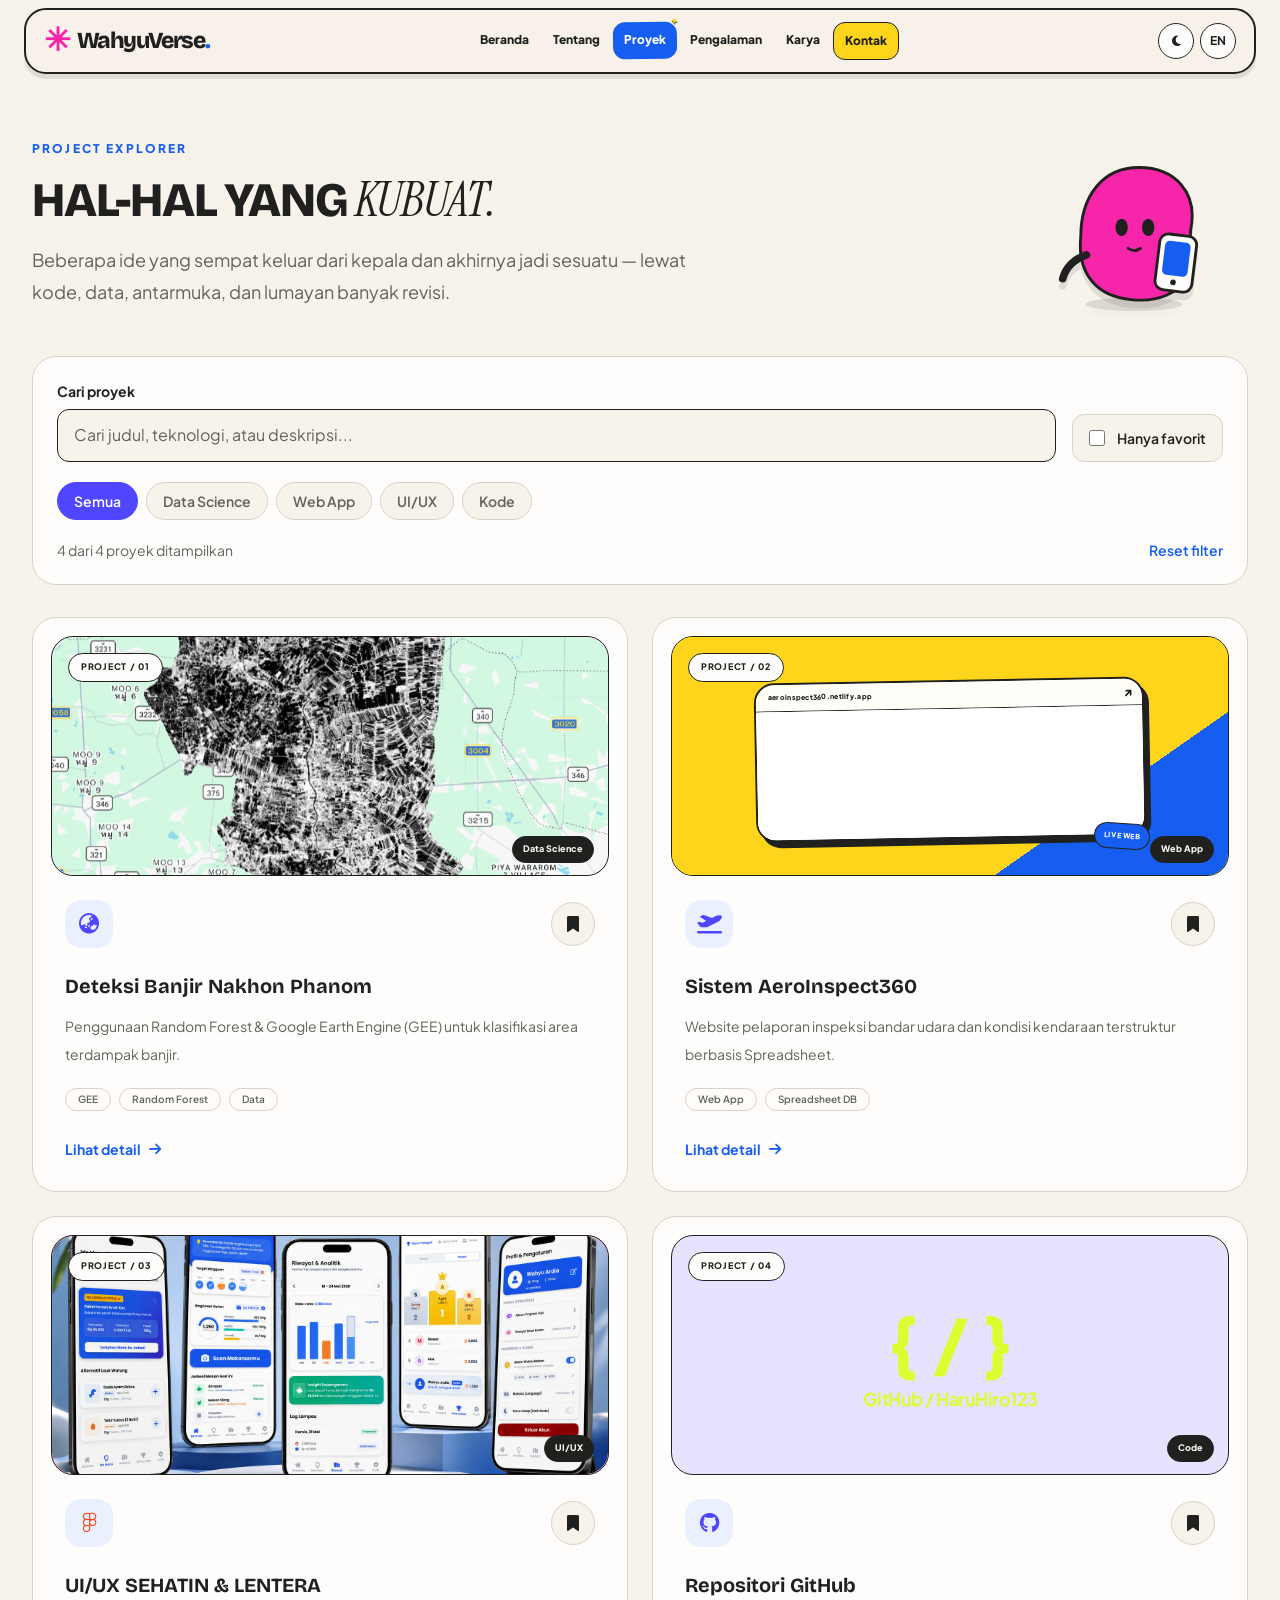
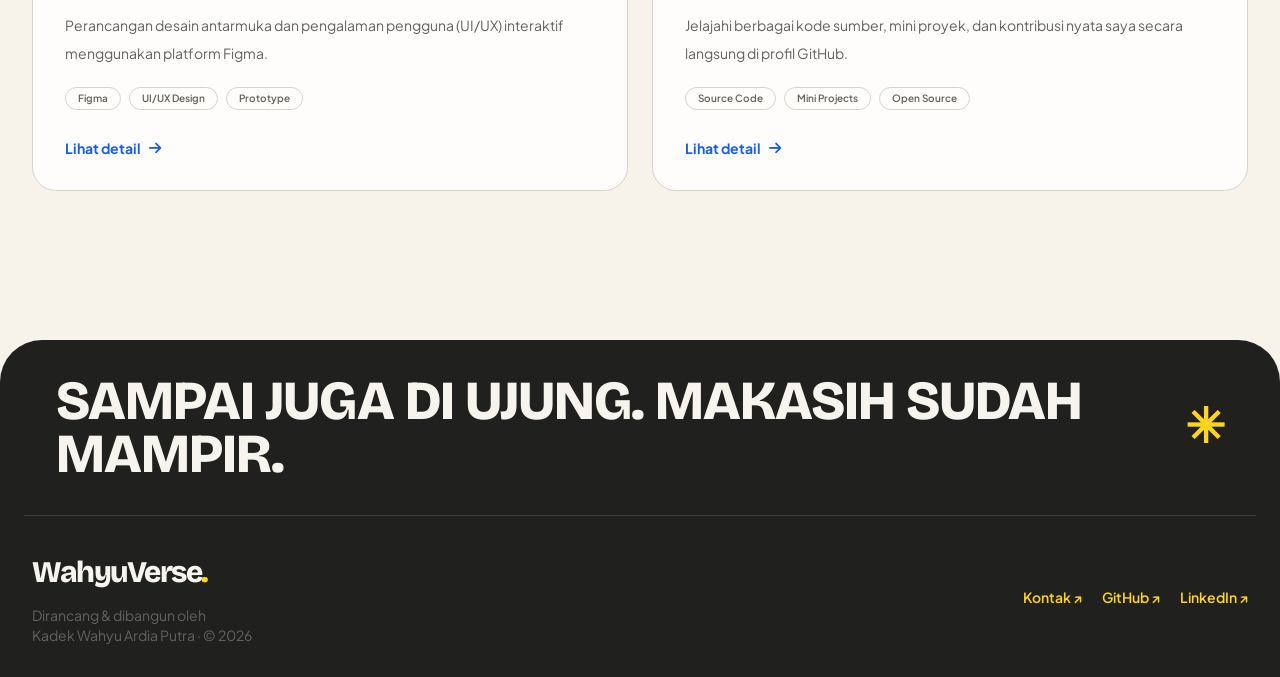
<file: proyek.html>
<!DOCTYPE html>

<html lang="id">
<head>
<meta charset="utf-8"/>
<meta content="width=device-width, initial-scale=1.0" name="viewport"/>
<meta content="Portofolio Kadek Wahyu Ardia Putra — mahasiswa Ilmu Komputer Undiksha. Eksplorasi Data Science, AI, UI/UX, organisasi, dan karya seni." name="description"/>
<meta content="light dark" name="color-scheme"/>
<title>Proyek | WahyuVerse.</title>
<script src="assets/js/theme-init.js">
</script>
<link href="assets/favicon.svg" rel="icon" type="image/svg+xml"/>
<link href="https://fonts.googleapis.com" rel="preconnect"/>
<link crossorigin="" href="https://fonts.gstatic.com" rel="preconnect"/>
<link href="https://fonts.googleapis.com/css2?family=Bricolage+Grotesque:opsz,wght@12..96,500;12..96,600;12..96,700;12..96,800&amp;family=Instrument+Serif:ital@0;1&amp;family=Plus+Jakarta+Sans:wght@400;500;600;700;800&amp;display=swap" rel="stylesheet"/>
<link href="assets/vendor/fontawesome/css/all.min.css" rel="stylesheet"/>
<link href="assets/css/style.css" rel="stylesheet"/>
<script defer="" src="assets/js/data.js">
</script><script defer="" src="assets/js/collections.js"></script>
<script defer="" src="assets/js/media-gallery.js">
</script>
<script defer="" src="assets/js/main.js">
</script>
<script defer="" src="assets/js/proyek.js">
</script>
<script defer="" src="assets/js/effects.js">
</script>
<script defer="" src="assets/js/mascots.js"></script></head>
<body class="min-h-screen bg-base font-sans text-ink antialiased" data-page="proyek">
<a class="skip-link" href="#main">
<span class="tr" data-en="Skip to content">
    Lewati ke konten
   </span>
</a>
<header class="site-header sticky top-0 z-40">
<nav aria-label="Navigasi utama" class="site-nav">
<a aria-label="WahyuVerse" class="brand" href="index.html"><span aria-hidden="true" class="brand-mark">✳</span> WahyuVerse<span class="brand-dot">.</span></a>
<div class="nav-menu flex w-full flex-col order-last lg:order-none lg:w-auto lg:flex-row" id="navMenu">
<a class="nav-link" href="index.html">
<span class="tr" data-en="Home">
       Beranda
      </span>
</a>
<a class="nav-link" href="tentang.html">
<span class="tr" data-en="About">
       Tentang
      </span>
</a>
<a aria-current="page" class="nav-link" href="proyek.html">
<span class="tr" data-en="Projects">
       Proyek
      </span>
</a>
<a class="nav-link" href="pengalaman.html">
<span class="tr" data-en="Experience">
       Pengalaman
      </span>
</a>
<a class="nav-link" href="galeri.html">
<span class="tr" data-en="Creative Works">Karya</span>
</a>
<a class="nav-link nav-contact" href="kontak.html">
<span class="tr" data-en="Contact">
       Kontak
      </span>
</a>
</div>
<div class="nav-actions">
<button aria-label="Aktifkan mode gelap" aria-pressed="false" class="icon-button" id="themeToggle" type="button">
<i aria-hidden="true" class="fa-solid fa-moon">
</i>
</button>
<button aria-label="Switch to English" class="icon-button text-xs font-bold" id="langToggle" type="button">
      EN
     </button>
<button aria-controls="navMenu" aria-expanded="false" aria-label="Buka menu" class="icon-button lg:hidden" hidden="" id="menuToggle" type="button">
<i aria-hidden="true" class="fa-solid fa-bars">
</i>
</button>
</div>
</nav>
</header>
<main id="main" tabindex="-1">
<section class="section-shell pt-0">
<header class="page-heading verse-heading">
<span class="tr eyebrow" data-en="PROJECT EXPLORER">
      PROJECT EXPLORER
     </span>
<h1 class="tr mt-4 text-4xl font-extrabold tracking-tight sm:text-5xl" data-en="THINGS I’VE &lt;em class=&quot;editorial-serif&quot;&gt;built.&lt;/em&gt;">HAL-HAL YANG <em class="editorial-serif">KUBUAT.</em></h1>
<p class="tr mt-5 max-w-2xl text-base leading-8 text-muted sm:text-lg" data-en="A few ideas that escaped my head and somehow became real — through code, data, interfaces, and a lot of revisions.">Beberapa ide yang sempat keluar dari kepala dan akhirnya jadi sesuatu — lewat kode, data, antarmuka, dan lumayan banyak revisi.</p>
<div aria-hidden="true" class="verse-mascot mascot-project heading-mascot" data-mascot="project"></div></header>
<!-- TUGAS JAVASCRIPT: pencarian, filter kategori, dan favorit proyek. -->
<div class="mb-8 rounded-3xl border border-line bg-surface p-5 sm:p-6" hidden="" id="projectControls">
<div class="flex flex-col gap-4 md:flex-row md:items-end">
<div class="flex-1">
<label class="mb-2 block text-sm font-bold" for="projectSearch">
<span class="tr" data-en="Search projects">
         Cari proyek
        </span>
</label>
<input autocomplete="off" class="form-input" id="projectSearch" placeholder="Cari judul, teknologi, atau deskripsi..." type="search"/>
</div>
<label class="flex min-h-12 cursor-pointer items-center gap-3 rounded-xl border border-line bg-base px-4 text-sm font-semibold">
<input class="size-4 accent-blue-600" id="favoritesOnly" type="checkbox"/>
<span class="tr" data-en="Favorites only">
        Hanya favorit
       </span>
</label>
</div>
<div aria-label="Filter kategori" class="mt-5 flex flex-wrap gap-2" role="group">
<button aria-pressed="true" class="filter-button" data-filter="all" type="button">
<span class="tr" data-en="All">
        Semua
       </span>
</button>
<button aria-pressed="false" class="filter-button" data-filter="data" type="button">
<span class="tr" data-en="Data Science">
        Data Science
       </span>
</button>
<button aria-pressed="false" class="filter-button" data-filter="web" type="button">
<span class="tr" data-en="Web App">
        Web App
       </span>
</button>
<button aria-pressed="false" class="filter-button" data-filter="design" type="button">
<span class="tr" data-en="UI/UX">
        UI/UX
       </span>
</button>
<button aria-pressed="false" class="filter-button" data-filter="code" type="button">
<span class="tr" data-en="Code">
        Kode
       </span>
</button>
</div>
<div class="mt-5 flex flex-wrap items-center justify-between gap-3 text-sm">
<p aria-live="polite" class="text-muted" id="projectCount" role="status">
</p>
<button class="text-link font-semibold" id="resetFilters" type="button">
<span class="tr" data-en="Reset filters">
        Reset filter
       </span>
</button>
</div>
</div>
<noscript>
<p class="mb-6 rounded-xl border border-line p-4">
      Aktifkan JavaScript untuk mencari, memfilter, menyimpan favorit, dan membuka detail proyek.
     </p>
</noscript>
<div class="project-grid grid gap-6 md:grid-cols-2" id="projectGrid">
<article class="project-card group flex min-w-0 flex-col rounded-3xl border border-line bg-card p-6 transition duration-300 hover:-translate-y-1 hover:border-blue-400 hover:shadow-xl hover:shadow-blue-500/5 sm:p-8" data-category="data" data-cursor="view" data-project="proj1"><div class="project-preview"><span class="project-number">PROJECT / 01</span><img alt="Deteksi Banjir Nakhon Phanom" decoding="async" height="450" loading="lazy" src="images/image_1a5e6a.png" width="720"/><span class="project-category">Data Science</span></div>
<div class="mb-6 flex items-center justify-between">
<span class="flex size-12 items-center justify-center rounded-2xl bg-blue-500/10 text-xl text-blue-600">
<i class="fa-solid fa-earth-asia">
</i>
</span>
<button aria-label="Simpan proyek: Deteksi Banjir Nakhon Phanom" aria-pressed="false" class="icon-button favorite-button" data-favorite="proj1" type="button">
<i aria-hidden="true" class="fa-solid fa-bookmark">
</i>
</button>
</div>
<h2 class="tr text-xl font-bold leading-7" data-en="Nakhon Phanom Flood Detection">
       Deteksi Banjir Nakhon Phanom
      </h2>
<p class="tr mt-3 flex-1 text-sm leading-7 text-muted" data-en="Using Random Forest &amp; Google Earth Engine (GEE) to classify flood-affected areas.">
       Penggunaan Random Forest &amp; Google Earth Engine (GEE) untuk klasifikasi area terdampak banjir.
      </p>
<div class="mb-7 mt-5 flex flex-wrap gap-2">
<span class="tag">
        GEE
       </span>
<span class="tag">
        Random Forest
       </span>
<span class="tag">
        Data
       </span>
</div>
<button class="text-link mt-auto inline-flex items-center gap-2 text-sm font-bold" data-cursor="view" data-detail="proj1" type="button">
<span class="tr" data-en="View details">
        Lihat detail
       </span>
<i aria-hidden="true" class="fa-solid fa-arrow-right">
</i>
</button>
</article>
<article class="project-card group flex min-w-0 flex-col rounded-3xl border border-line bg-card p-6 transition duration-300 hover:-translate-y-1 hover:border-blue-400 hover:shadow-xl hover:shadow-blue-500/5 sm:p-8" data-category="web" data-cursor="view" data-project="proj2"><div class="project-preview aero-project-preview"><span class="project-number">PROJECT / 02</span><div class="aero-live-canvas" aria-label="Preview website AeroInspect360"><div class="aero-browser"><div class="aero-browser-bar"><span class="aero-browser-title">aeroinspect360.netlify.app</span><span class="aero-browser-arrow" aria-hidden="true">↗</span></div><div class="aero-browser-screen"><iframe src="https://aeroinspect360.netlify.app/" title="AeroInspect360 website preview" loading="lazy" tabindex="-1" aria-hidden="true"></iframe><div class="aero-preview-fallback"><i class="fa-solid fa-plane-departure" aria-hidden="true"></i><strong>AeroInspect360</strong><span class="tr" data-en="Live website preview">Preview website asli</span></div></div></div><span class="aero-mini-sticker">LIVE WEB</span></div><span class="project-category">Web App</span></div>
<div class="mb-6 flex items-center justify-between">
<span class="flex size-12 items-center justify-center rounded-2xl bg-blue-500/10 text-xl text-blue-600">
<i class="fa-solid fa-plane-departure">
</i>
</span>
<button aria-label="Simpan proyek: Sistem AeroInspect360" aria-pressed="false" class="icon-button favorite-button" data-favorite="proj2" type="button">
<i aria-hidden="true" class="fa-solid fa-bookmark">
</i>
</button>
</div>
<h2 class="tr text-xl font-bold leading-7" data-en="Sistem AeroInspect360">
       Sistem AeroInspect360
      </h2>
<p class="tr mt-3 flex-1 text-sm leading-7 text-muted" data-en="Airport inspection reporting website and structured vehicle condition database using Spreadsheet.">
       Website pelaporan inspeksi bandar udara dan kondisi kendaraan terstruktur berbasis Spreadsheet.
      </p>
<div class="mb-7 mt-5 flex flex-wrap gap-2">
<span class="tag">
        Web App
       </span>
<span class="tag">
        Spreadsheet DB
       </span>
</div>
<button class="text-link mt-auto inline-flex items-center gap-2 text-sm font-bold" data-cursor="view" data-detail="proj2" type="button">
<span class="tr" data-en="View details">
        Lihat detail
       </span>
<i aria-hidden="true" class="fa-solid fa-arrow-right">
</i>
</button>
</article>
<article class="project-card group flex min-w-0 flex-col rounded-3xl border border-line bg-card p-6 transition duration-300 hover:-translate-y-1 hover:border-blue-400 hover:shadow-xl hover:shadow-blue-500/5 sm:p-8" data-category="design" data-cursor="view" data-project="proj3"><div class="project-preview"><span class="project-number">PROJECT / 03</span><img alt="UI/UX SEHATIN &amp; LENTERA" decoding="async" height="450" loading="lazy" src="images/mockup fix.png" width="720"/><span class="project-category">UI/UX</span></div>
<div class="mb-6 flex items-center justify-between">
<span class="flex size-12 items-center justify-center rounded-2xl bg-blue-500/10 text-xl text-blue-600">
<i class="fa-brands fa-figma" style="color: #f24e1e;">
</i>
</span>
<button aria-label="Simpan proyek: UI/UX SEHATIN &amp; LENTERA" aria-pressed="false" class="icon-button favorite-button" data-favorite="proj3" type="button">
<i aria-hidden="true" class="fa-solid fa-bookmark">
</i>
</button>
</div>
<h2 class="tr text-xl font-bold leading-7" data-en="SEHATIN &amp; LENTERA UI/UX">
       UI/UX SEHATIN &amp; LENTERA
      </h2>
<p class="tr mt-3 flex-1 text-sm leading-7 text-muted" data-en="Interactive user interface (UI) and user experience (UX) design using Figma.">
       Perancangan desain antarmuka dan pengalaman pengguna (UI/UX) interaktif menggunakan platform Figma.
      </p>
<div class="mb-7 mt-5 flex flex-wrap gap-2">
<span class="tag">
        Figma
       </span>
<span class="tag">
        UI/UX Design
       </span>
<span class="tag">
        Prototype
       </span>
</div>
<button class="text-link mt-auto inline-flex items-center gap-2 text-sm font-bold" data-cursor="view" data-detail="proj3" type="button">
<span class="tr" data-en="View details">
        Lihat detail
       </span>
<i aria-hidden="true" class="fa-solid fa-arrow-right">
</i>
</button>
</article>
<article class="project-card group flex min-w-0 flex-col rounded-3xl border border-line bg-card p-6 transition duration-300 hover:-translate-y-1 hover:border-blue-400 hover:shadow-xl hover:shadow-blue-500/5 sm:p-8" data-category="code" data-cursor="view" data-project="proj4"><div class="project-preview"><span class="project-number">PROJECT / 04</span><div class="project-typographic"><span aria-hidden="true">{ / }</span><strong>GitHub / HaruHiro123</strong></div><span class="project-category">Code</span></div>
<div class="mb-6 flex items-center justify-between">
<span class="flex size-12 items-center justify-center rounded-2xl bg-blue-500/10 text-xl text-blue-600">
<i class="fa-brands fa-github">
</i>
</span>
<button aria-label="Simpan proyek: Repositori GitHub" aria-pressed="false" class="icon-button favorite-button" data-favorite="proj4" type="button">
<i aria-hidden="true" class="fa-solid fa-bookmark">
</i>
</button>
</div>
<h2 class="tr text-xl font-bold leading-7" data-en="GitHub Repository">
       Repositori GitHub
      </h2>
<p class="tr mt-3 flex-1 text-sm leading-7 text-muted" data-en="Explore various source codes, mini projects, and my active contributions directly on my GitHub profile.">
       Jelajahi berbagai kode sumber, mini proyek, dan kontribusi nyata saya secara langsung di profil GitHub.
      </p>
<div class="mb-7 mt-5 flex flex-wrap gap-2">
<span class="tag">
        Source Code
       </span>
<span class="tag">
        Mini Projects
       </span>
<span class="tag">
        Open Source
       </span>
</div>
<button class="text-link mt-auto inline-flex items-center gap-2 text-sm font-bold" data-cursor="view" data-detail="proj4" type="button">
<span class="tr" data-en="View details">
        Lihat detail
       </span>
<i aria-hidden="true" class="fa-solid fa-arrow-right">
</i>
</button>
</article>
</div>
<div class="rounded-3xl border border-dashed border-line bg-surface px-6 py-16 text-center" hidden="" id="emptyProjects">
<i aria-hidden="true" class="fa-solid fa-magnifying-glass">
</i>
<h2 class="tr mt-4 text-xl font-bold" data-en="No matching projects.">
      Belum ada proyek yang cocok.
     </h2>
<p class="tr mt-3 leading-7 text-muted" data-en="Try another keyword or reset the filters. Use the bookmark icon to save favorites.">
      Coba kata kunci lain atau reset filter. Gunakan ikon bookmark untuk menyimpan favorit.
     </p>
</div>
<p aria-live="polite" class="mt-6 text-sm text-muted" id="favoriteFeedback" role="status">
</p>
</section>
</main>
<footer class="verse-footer"><div class="footer-note"><span class="tr" data-en="You reached the end. Thanks for stopping by.">Sampai juga di ujung. Makasih sudah mampir.</span> <span aria-hidden="true">✳</span></div>
<div class="mx-auto flex max-w-7xl flex-col gap-6 px-5 py-8 sm:flex-row sm:items-center sm:justify-between sm:px-8">
<div>
<a class="footer-brand" href="index.html">WahyuVerse<span class="brand-dot">.</span></a>
<p class="mt-2 text-sm text-muted"><span class="tr" data-en="Designed &amp;amp; built by">Dirancang &amp; dibangun oleh</span><br/>Kadek Wahyu Ardia Putra · © 2026</p>
</div>
<div class="flex flex-wrap gap-5 text-sm font-semibold">
<a class="text-link" href="kontak.html">
<span class="tr" data-en="Contact ↗">Kontak ↗</span>
     </a>
<a class="text-link" href="https://github.com/HaruHiro123" rel="noopener noreferrer" target="_blank">
      GitHub ↗
     </a>
<a class="text-link" href="https://www.linkedin.com/in/kadek-wahyu-ardia-putra-6b296532b/" rel="noopener noreferrer" target="_blank">
      LinkedIn ↗
     </a>
</div>
</div>
</footer>
<dialog aria-labelledby="modalTitle" class="w-[calc(100%-2rem)] max-w-3xl rounded-3xl border border-line bg-base p-0 text-ink shadow-2xl" id="detailModal">
<div class="sticky top-0 z-10 flex items-center justify-between gap-4 border-b border-line bg-base px-5 py-4 sm:px-8">
<span class="eyebrow">
<span class="tr" data-en="Portfolio detail">
      Detail portofolio
     </span>
</span>
<button aria-label="Tutup detail" autofocus="" class="icon-button" id="closeModal" type="button">
<i aria-hidden="true" class="fa-solid fa-xmark">
</i>
</button>
</div>
<div class="p-5 sm:p-8">
<div class="mb-6 grid gap-4" id="modalImages">
</div>
<h2 class="text-2xl font-extrabold sm:text-3xl" id="modalTitle">
</h2>
<div class="detail-copy mt-5 text-muted" id="modalDesc">
</div>
<a class="btn-primary mt-6" hidden="" id="modalLink" rel="noopener noreferrer" target="_blank">
</a>
</div>
</dialog>
</body>
</html>
</file>
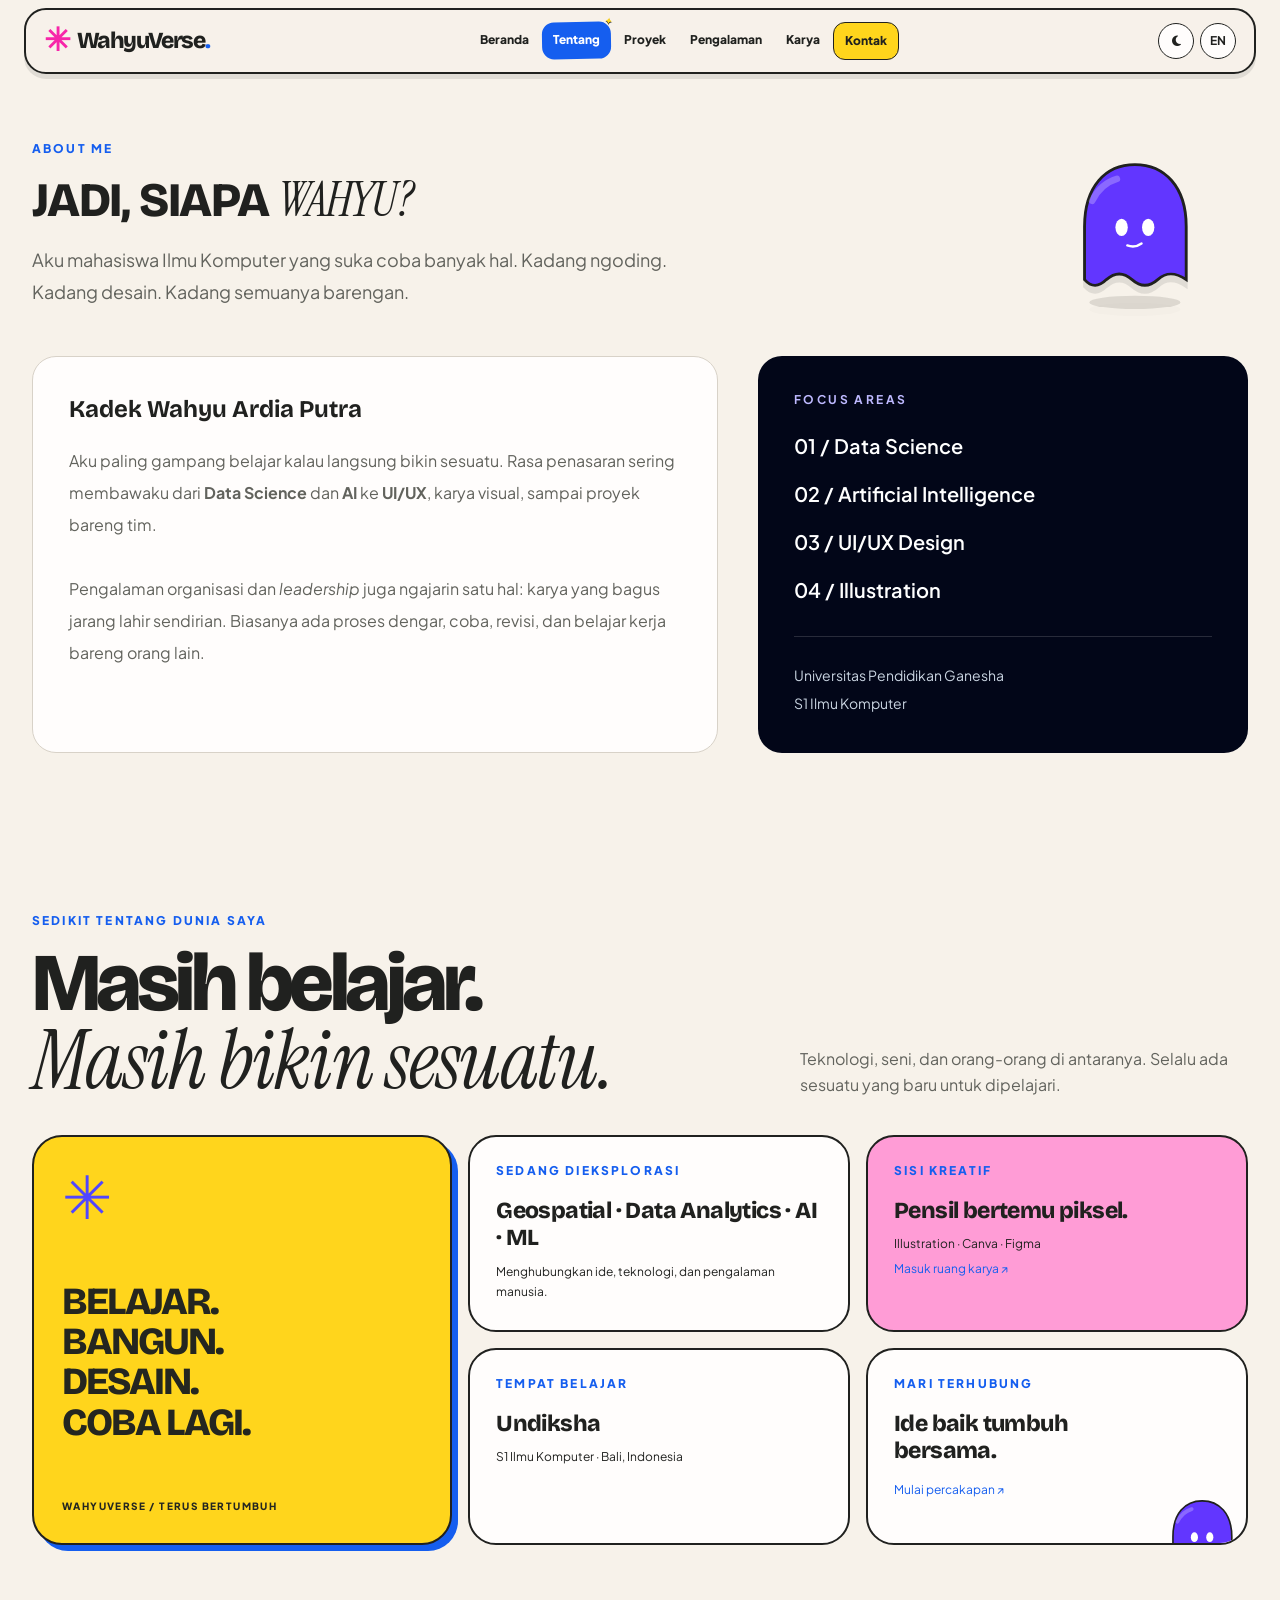
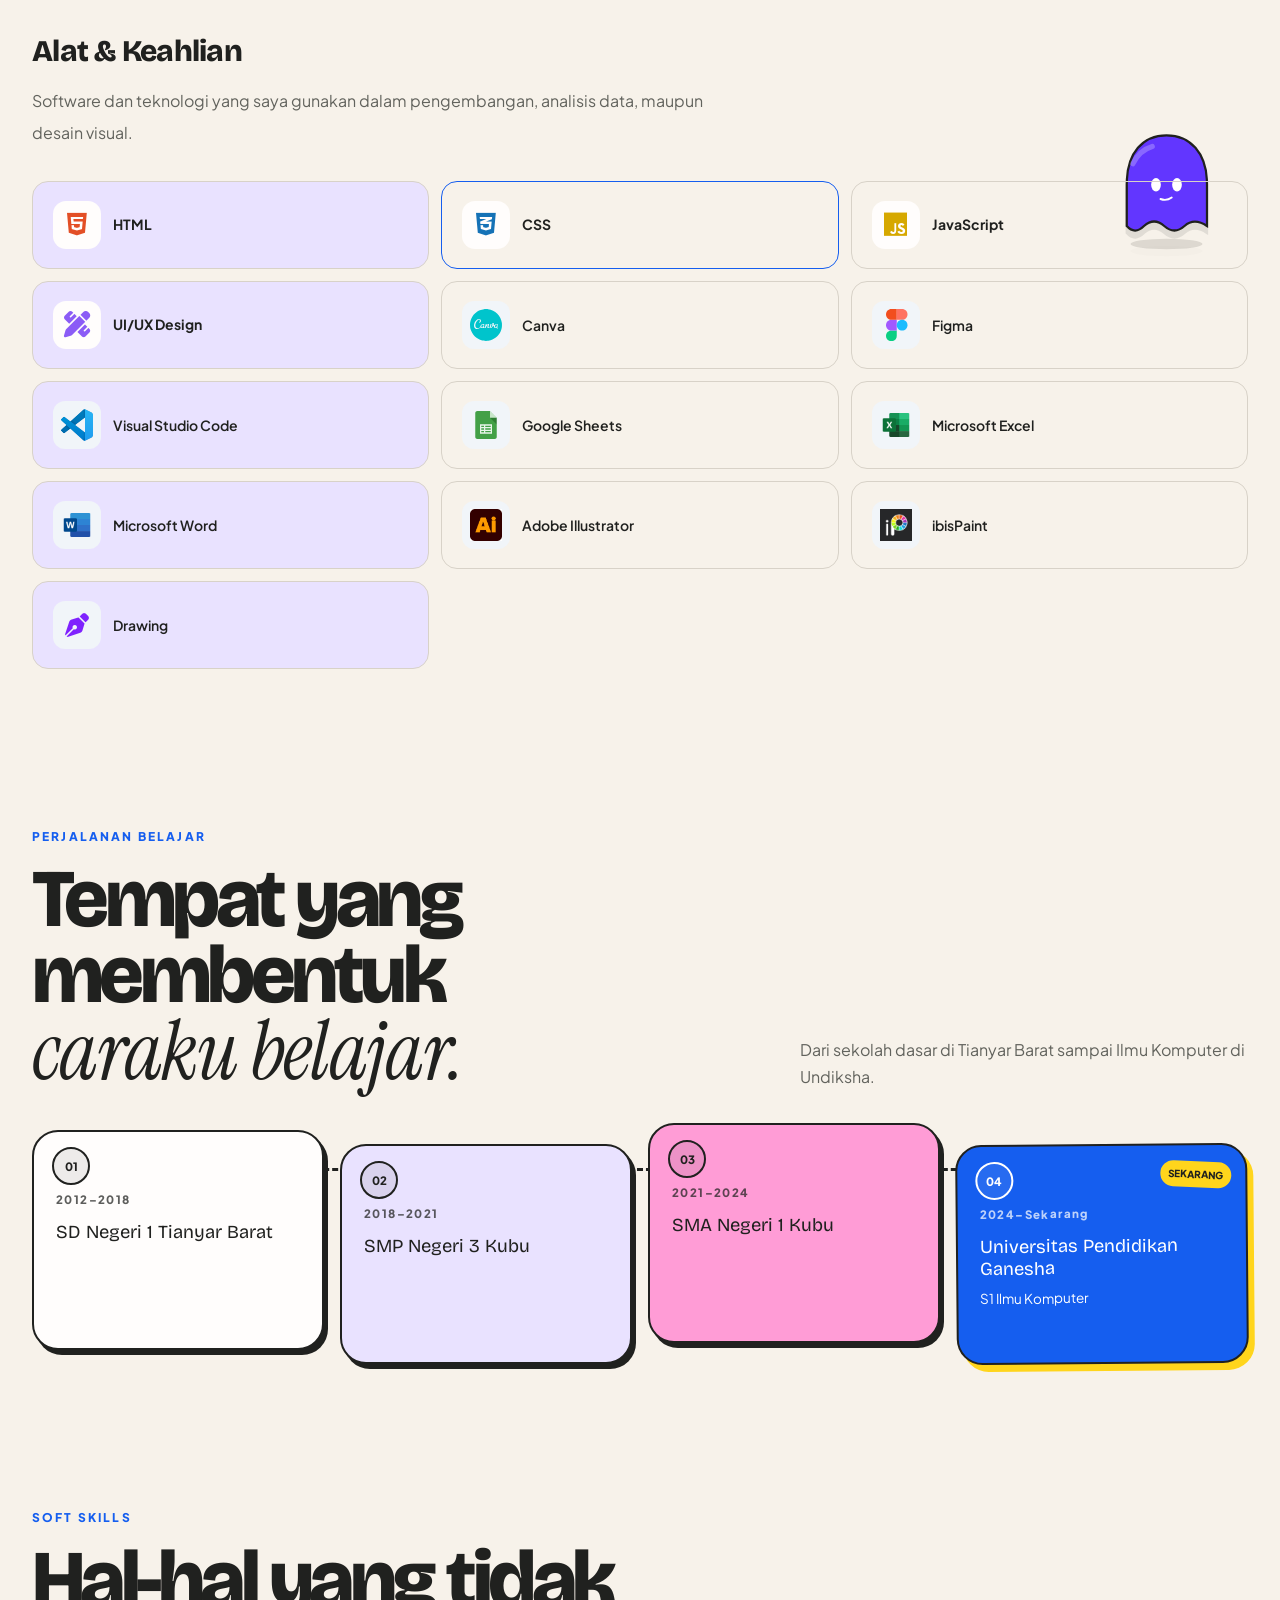
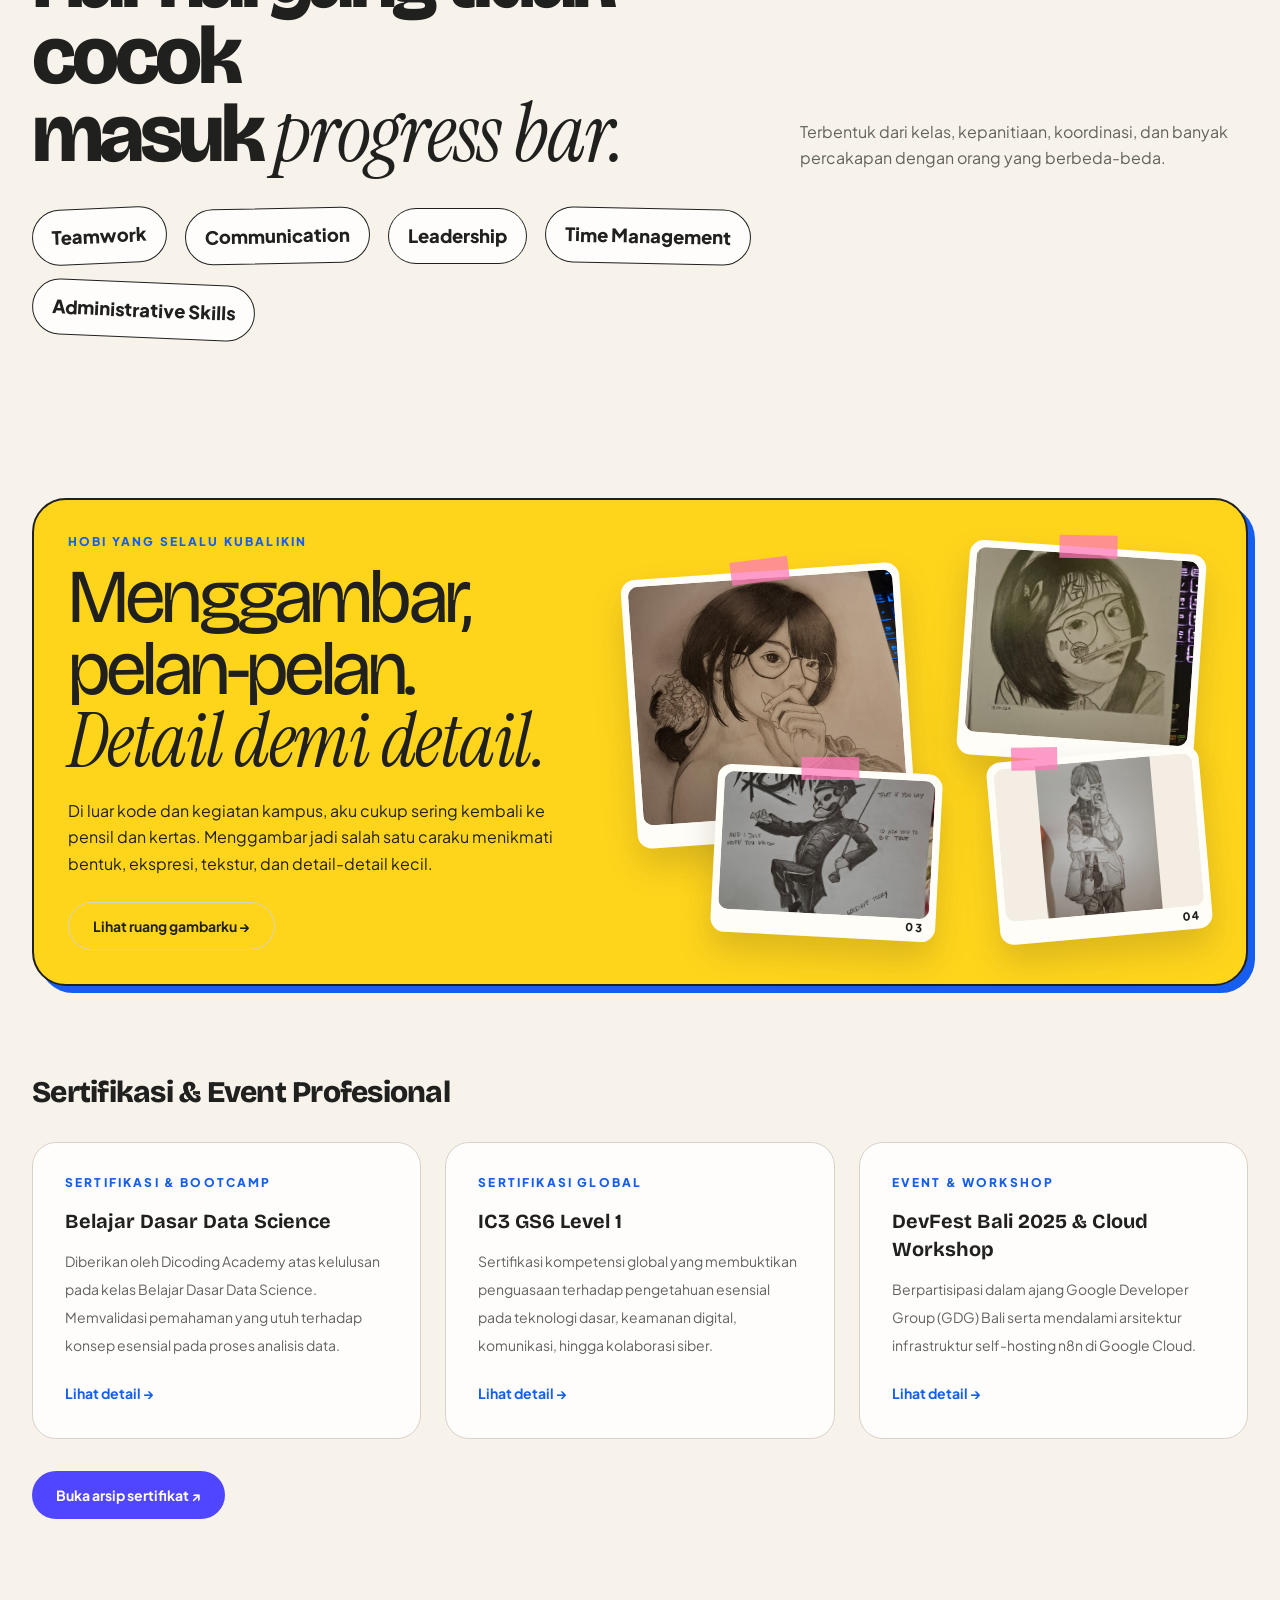
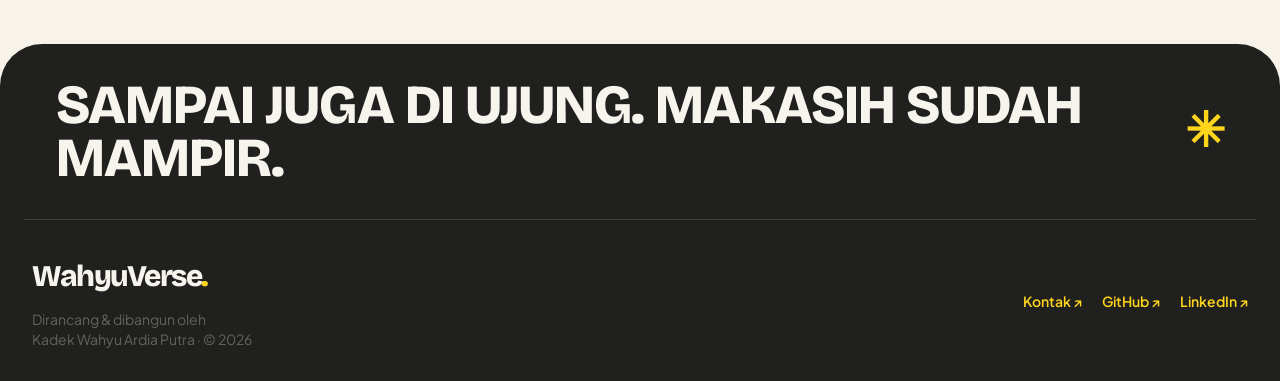
<file: tentang.html>
<!DOCTYPE html>

<html lang="id">
<head>
<meta charset="utf-8"/>
<meta content="width=device-width, initial-scale=1.0" name="viewport"/>
<meta content="Portofolio Kadek Wahyu Ardia Putra — mahasiswa Ilmu Komputer Undiksha. Eksplorasi Data Science, AI, UI/UX, organisasi, dan karya seni." name="description"/>
<meta content="light dark" name="color-scheme"/>
<title>Tentang | WahyuVerse.</title>
<script src="assets/js/theme-init.js">
</script>
<link href="assets/favicon.svg" rel="icon" type="image/svg+xml"/>
<link href="https://fonts.googleapis.com" rel="preconnect"/>
<link crossorigin="" href="https://fonts.gstatic.com" rel="preconnect"/>
<link href="https://fonts.googleapis.com/css2?family=Bricolage+Grotesque:opsz,wght@12..96,500;12..96,600;12..96,700;12..96,800&amp;family=Instrument+Serif:ital@0;1&amp;family=Plus+Jakarta+Sans:wght@400;500;600;700;800&amp;display=swap" rel="stylesheet"/>
<link href="assets/vendor/fontawesome/css/all.min.css" rel="stylesheet"/>
<link href="assets/css/style.css" rel="stylesheet"/>
<script defer="" src="assets/js/data.js">
</script><script defer="" src="assets/js/collections.js"></script>
<script defer="" src="assets/js/media-gallery.js">
</script>
<script defer="" src="assets/js/main.js">
</script>
<script defer="" src="assets/js/effects.js">
</script>
<script defer="" src="assets/js/mascots.js"></script></head>
<body class="min-h-screen bg-base font-sans text-ink antialiased" data-page="tentang">
<a class="skip-link" href="#main">
<span class="tr" data-en="Skip to content">
    Lewati ke konten
   </span>
</a>
<header class="site-header sticky top-0 z-40">
<nav aria-label="Navigasi utama" class="site-nav">
<a aria-label="WahyuVerse" class="brand" href="index.html"><span aria-hidden="true" class="brand-mark">✳</span> WahyuVerse<span class="brand-dot">.</span></a>
<div class="nav-menu flex w-full flex-col order-last lg:order-none lg:w-auto lg:flex-row" id="navMenu">
<a class="nav-link" href="index.html">
<span class="tr" data-en="Home">
       Beranda
      </span>
</a>
<a aria-current="page" class="nav-link" href="tentang.html">
<span class="tr" data-en="About">
       Tentang
      </span>
</a>
<a class="nav-link" href="proyek.html">
<span class="tr" data-en="Projects">
       Proyek
      </span>
</a>
<a class="nav-link" href="pengalaman.html">
<span class="tr" data-en="Experience">
       Pengalaman
      </span>
</a>
<a class="nav-link" href="galeri.html">
<span class="tr" data-en="Creative Works">Karya</span>
</a>
<a class="nav-link nav-contact" href="kontak.html">
<span class="tr" data-en="Contact">
       Kontak
      </span>
</a>
</div>
<div class="nav-actions">
<button aria-label="Aktifkan mode gelap" aria-pressed="false" class="icon-button" id="themeToggle" type="button">
<i aria-hidden="true" class="fa-solid fa-moon">
</i>
</button>
<button aria-label="Switch to English" class="icon-button text-xs font-bold" id="langToggle" type="button">
      EN
     </button>
<button aria-controls="navMenu" aria-expanded="false" aria-label="Buka menu" class="icon-button lg:hidden" hidden="" id="menuToggle" type="button">
<i aria-hidden="true" class="fa-solid fa-bars">
</i>
</button>
</div>
</nav>
</header>
<main id="main" tabindex="-1">
<div class="section-shell pt-0">
<header class="page-heading verse-heading">
<span class="tr eyebrow" data-en="ABOUT ME">
      ABOUT ME
     </span>
<h1 class="mt-4 text-4xl font-extrabold tracking-tight sm:text-5xl"><span class="tr" data-en="SO, WHO’S &lt;em class=&quot;editorial-serif&quot;&gt;Wahyu?&lt;/em&gt;">JADI, SIAPA <em class="editorial-serif">WAHYU?</em></span></h1>
<p class="tr mt-5 max-w-2xl text-base leading-8 text-muted sm:text-lg" data-en="A Computer Science student who likes trying a little bit of everything. Sometimes I code. Sometimes I design. Sometimes it all happens at once.">
      Aku mahasiswa Ilmu Komputer yang suka coba banyak hal. Kadang ngoding. Kadang desain. Kadang semuanya barengan.
     </p>
<div aria-hidden="true" class="verse-mascot mascot-peek heading-mascot" data-mascot="peek"></div></header>
<div class="grid gap-10 lg:grid-cols-[1.4fr_1fr]">
<article class="rounded-3xl border border-line bg-card p-6 sm:p-9">
<h2 class="text-2xl font-bold">
       Kadek Wahyu Ardia Putra
      </h2>
<p class="tr mt-5 leading-8 text-muted" data-en="I learn best by making things. My curiosity often takes me from &lt;b&gt;Data Science&lt;/b&gt; and &lt;b&gt;AI&lt;/b&gt; to &lt;b&gt;UI/UX&lt;/b&gt;, visual work, and team projects.&lt;br&gt;&lt;br&gt;Organization and leadership experiences also taught me that good work is rarely a solo thing — it grows through listening, trying, revising, and working with people.">
       Aku paling gampang belajar kalau langsung bikin sesuatu. Rasa penasaran sering membawaku dari
       <b>Data Science</b> dan <b>AI</b> ke <b>UI/UX</b>, karya visual, sampai proyek bareng tim.
       <br/><br/>
       Pengalaman organisasi dan <i>leadership</i> juga ngajarin satu hal: karya yang bagus jarang lahir sendirian. Biasanya ada proses dengar, coba, revisi, dan belajar kerja bareng orang lain.
      </p>
</article>
<aside class="rounded-3xl bg-slate-950 p-7 text-white sm:p-9">
<p class="text-xs font-bold tracking-[0.2em] text-blue-300">
       FOCUS AREAS
      </p>
<ul class="mt-6 space-y-5 text-xl font-semibold">
<li>
        01 / Data Science
       </li>
<li>
        02 / Artificial Intelligence
       </li>
<li>
        03 / UI/UX Design
       </li>
<li>
        04 / Illustration
       </li>
</ul>
<p class="mt-8 border-t border-white/15 pt-6 text-sm leading-7 text-slate-300">
       Universitas Pendidikan Ganesha
       <br/>
<span class="tr" data-en="B.Sc. Computer Science">
        S1 Ilmu Komputer
       </span>
</p>
</aside>
</div>
</div>
<section class="section-shell personal-section"><div class="section-intro"><div><p class="eyebrow"><span class="tr" data-en="A LITTLE ABOUT MY WORLD">SEDIKIT TENTANG DUNIA SAYA</span></p><h2 class="section-title"><span class="tr" data-en="Still learning.&lt;br&gt;&lt;em class=&quot;editorial-serif&quot;&gt;Still making.&lt;/em&gt;">Masih belajar.<br/><em class="editorial-serif">Masih bikin sesuatu.</em></span></h2></div><p class="text-muted max-w-md"><span class="tr" data-en="Technology, art, and the people in between. There is always something new to learn.">Teknologi, seni, dan orang-orang di antaranya. Selalu ada sesuatu yang baru untuk dipelajari.</span></p></div><div class="personal-grid"><article class="personal-manifesto"><span aria-hidden="true" class="manifesto-star">✳</span><h3><span class="tr" data-en="LEARN.&lt;br&gt;BUILD.&lt;br&gt;DESIGN.&lt;br&gt;REPEAT.">BELAJAR.<br/>BANGUN.<br/>DESAIN.<br/>COBA LAGI.</span></h3><span class="micro"><span class="tr" data-en="WAHYUVERSE / ALWAYS IN PROGRESS">WAHYUVERSE / TERUS BERTUMBUH</span></span></article><article class="personal-card"><p class="eyebrow"><span class="tr" data-en="CURRENTLY EXPLORING">SEDANG DIEKSPLORASI</span></p><h3>Geospatial · Data Analytics · AI · ML</h3><p><span class="tr" data-en="Connecting ideas, technology, and human experiences.">Menghubungkan ide, teknologi, dan pengalaman manusia.</span></p></article><article class="personal-card personal-lilac"><p class="eyebrow"><span class="tr" data-en="THE CREATIVE SIDE">SISI KREATIF</span></p><h3><span class="tr" data-en="Pencils meet pixels.">Pensil bertemu piksel.</span></h3><p>Illustration · Canva · Figma</p><a class="text-link" href="galeri.html"><span class="tr" data-en="Enter the creative room ↗">Masuk ruang karya ↗</span></a></article><article class="personal-card"><p class="eyebrow"><span class="tr" data-en="WHERE I LEARN">TEMPAT BELAJAR</span></p><h3>Undiksha</h3><p><span class="tr" data-en="Computer Science · Bali, Indonesia">S1 Ilmu Komputer · Bali, Indonesia</span></p></article><article class="personal-card peek-card"><p class="eyebrow"><span class="tr" data-en="LET’S CONNECT">MARI TERHUBUNG</span></p><h3><span class="tr" data-en="Good ideas grow together.">Ide baik tumbuh bersama.</span></h3><a class="text-link" href="kontak.html"><span class="tr" data-en="Start a conversation ↗">Mulai percakapan ↗</span></a><div aria-hidden="true" class="verse-mascot mascot-peek" data-mascot="peek"></div></article></div></section><section class="section-shell pt-2 skills-panel" id="skills">
<h2 class="tr text-3xl font-extrabold tracking-tight" data-en="Tools &amp; Expertise">
     Alat &amp; Keahlian
    </h2>
<p class="tr mt-4 max-w-2xl leading-8 text-muted" data-en="Software and technologies I use in development, data analysis, and visual design.">
     Software dan teknologi yang saya gunakan dalam pengembangan, analisis data, maupun desain visual.
    </p>
<ul class="mt-8 grid gap-3 sm:grid-cols-2 lg:grid-cols-3">
<li class="skill-tool" tabindex="0"><span aria-hidden="true" class="skill-icon html-icon"><i class="fa-brands fa-html5"></i></span>HTML</li>
<li class="skill-tool" tabindex="0"><span aria-hidden="true" class="skill-icon css-icon"><i class="fa-brands fa-css3-alt"></i></span>CSS</li>
<li class="skill-tool" tabindex="0"><span aria-hidden="true" class="skill-icon js-icon"><i class="fa-brands fa-js"></i></span>JavaScript</li>
<li class="skill-tool" tabindex="0"><span aria-hidden="true" class="skill-icon uiux-icon"><i class="fa-solid fa-pen-ruler"></i></span>UI/UX Design</li>

<li class="flex items-center gap-3 rounded-2xl border border-line px-5 py-4 text-sm font-semibold" tabindex="0">
<span aria-hidden="true" class="flex size-12 shrink-0 items-center justify-center rounded-xl bg-slate-100 dark:bg-slate-800">
<img alt="" class="size-8 object-contain" decoding="async" height="32" loading="lazy" src="assets/icons/canva.svg" width="32"/>
</span>
      Canva
     </li>
<li class="flex items-center gap-3 rounded-2xl border border-line px-5 py-4 text-sm font-semibold" tabindex="0">
<span aria-hidden="true" class="flex size-12 shrink-0 items-center justify-center rounded-xl bg-slate-100 dark:bg-slate-800">
<img alt="" class="size-8 object-contain" decoding="async" height="32" loading="lazy" src="assets/icons/figma.svg" width="32"/>
</span>
      Figma
     </li>
<li class="flex items-center gap-3 rounded-2xl border border-line px-5 py-4 text-sm font-semibold" tabindex="0">
<span aria-hidden="true" class="flex size-12 shrink-0 items-center justify-center rounded-xl bg-slate-100 dark:bg-slate-800">
<img alt="" class="size-8 object-contain" decoding="async" height="32" loading="lazy" src="assets/icons/vscode.svg" width="32"/>
</span>
      Visual Studio Code
     </li>
<li class="flex items-center gap-3 rounded-2xl border border-line px-5 py-4 text-sm font-semibold" tabindex="0">
<span aria-hidden="true" class="flex size-12 shrink-0 items-center justify-center rounded-xl bg-slate-100 dark:bg-slate-800">
<img alt="" class="size-8 object-contain" decoding="async" height="32" loading="lazy" src="assets/icons/sheets.png" width="32"/>
</span>
      Google Sheets
     </li>
<li class="flex items-center gap-3 rounded-2xl border border-line px-5 py-4 text-sm font-semibold" tabindex="0">
<span aria-hidden="true" class="flex size-12 shrink-0 items-center justify-center rounded-xl bg-slate-100 dark:bg-slate-800">
<img alt="" class="size-8 object-contain" decoding="async" height="32" loading="lazy" src="assets/icons/excel.png" width="32"/>
</span>
      Microsoft Excel
     </li>
<li class="flex items-center gap-3 rounded-2xl border border-line px-5 py-4 text-sm font-semibold" tabindex="0">
<span aria-hidden="true" class="flex size-12 shrink-0 items-center justify-center rounded-xl bg-slate-100 dark:bg-slate-800">
<img alt="" class="size-8 object-contain" decoding="async" height="32" loading="lazy" src="assets/icons/word.png" width="32"/>
</span>
      Microsoft Word
     </li>
<li class="flex items-center gap-3 rounded-2xl border border-line px-5 py-4 text-sm font-semibold" tabindex="0">
<span aria-hidden="true" class="flex size-12 shrink-0 items-center justify-center rounded-xl bg-slate-100 dark:bg-slate-800">
<img alt="" class="size-8 object-contain" decoding="async" height="32" loading="lazy" src="assets/icons/illustrator.png" width="32"/>
</span>
      Adobe Illustrator
     </li>
<li class="flex items-center gap-3 rounded-2xl border border-line px-5 py-4 text-sm font-semibold" tabindex="0">
<span aria-hidden="true" class="flex size-12 shrink-0 items-center justify-center rounded-xl bg-slate-100 dark:bg-slate-800">
<img alt="" class="size-8 object-contain" decoding="async" height="32" loading="lazy" src="assets/icons/ibispaint.png" width="32"/>
</span>
      ibisPaint
     </li>
<li class="flex items-center gap-3 rounded-2xl border border-line px-5 py-4 text-sm font-semibold" tabindex="0">
<span aria-hidden="true" class="flex size-12 shrink-0 items-center justify-center rounded-xl bg-slate-100 dark:bg-slate-800">
<i aria-hidden="true" class="fa-solid fa-pen-nib text-2xl text-violet-600"></i>
</span>
      Drawing
     </li>
</ul>
<div aria-hidden="true" class="verse-mascot mascot-peek skills-peek" data-mascot="peek"></div></section>

<section class="section-shell education-section" id="education">
  <div class="section-intro"><div><p class="eyebrow"><span class="tr" data-en="LEARNING JOURNEY">PERJALANAN BELAJAR</span></p><h2 class="section-title"><span class="tr" data-en="Places that shaped&lt;br&gt;&lt;em class=&quot;editorial-serif&quot;&gt;how I learn.&lt;/em&gt;">Tempat yang membentuk<br><em class="editorial-serif">caraku belajar.</em></span></h2></div><p class="max-w-md text-muted"><span class="tr" data-en="From elementary school in Tianyar Barat to Computer Science at Undiksha.">Dari sekolah dasar di Tianyar Barat sampai Ilmu Komputer di Undiksha.</span></p></div>
  <div class="education-route" data-education-journey></div>
</section>
<section class="section-shell soft-section" id="soft-skills">
  <div class="section-intro"><div><p class="eyebrow"><span class="tr" data-en="THE HUMAN SKILLS">SOFT SKILLS</span></p><h2 class="section-title"><span class="tr" data-en="Things that don’t fit&lt;br&gt;inside a &lt;em class=&quot;editorial-serif&quot;&gt;progress bar.&lt;/em&gt;">Hal-hal yang tidak cocok<br>masuk <em class="editorial-serif">progress bar.</em></span></h2></div><p class="max-w-md text-muted"><span class="tr" data-en="Built through classes, committees, coordination, and a lot of conversations with different people.">Terbentuk dari kelas, kepanitiaan, koordinasi, dan banyak percakapan dengan orang yang berbeda-beda.</span></p></div><div class="soft-skill-orbit soft-skill-large" data-soft-skills></div>
</section>
<section class="section-shell hobby-section" id="hobby">
  <div class="hobby-panel"><div><p class="eyebrow"><span class="tr" data-en="A HOBBY I KEEP COMING BACK TO">HOBI YANG SELALU KUBALIKIN</span></p><h2><span class="tr" data-en="Drawing, slowly.&lt;br&gt;&lt;em class=&quot;editorial-serif&quot;&gt;Detail by detail.&lt;/em&gt;">Menggambar, pelan-pelan.<br><em class="editorial-serif">Detail demi detail.</em></span></h2><p class="tr" data-en="Outside code and campus activities, I often end up with a pencil and paper. Drawing is one of the ways I enjoy noticing shapes, expressions, textures, and tiny details.">Di luar kode dan kegiatan kampus, aku cukup sering kembali ke pensil dan kertas. Menggambar jadi salah satu caraku menikmati bentuk, ekspresi, tekstur, dan detail-detail kecil.</p><a class="btn-secondary" href="galeri.html#drawing-room"><span class="tr" data-en="See my drawing room →">Lihat ruang gambarku →</span></a></div><div class="hobby-mini-collage" data-featured-drawings></div></div>
</section>
<section class="section-shell pt-2" id="certifications">
<h2 class="tr text-3xl font-extrabold tracking-tight" data-en="Professional Certifications &amp; Events">
     Sertifikasi &amp; Event Profesional
    </h2>
<div class="mt-8 grid gap-6 md:grid-cols-2 xl:grid-cols-3">
<article class="rounded-3xl border border-line bg-card p-6 sm:p-8">
<p class="tr eyebrow" data-en="Certification &amp; Bootcamp">
       Sertifikasi &amp; Bootcamp
      </p>
<h3 class="tr mt-4 text-xl font-bold" data-en="Learning Basic Data Science">
       Belajar Dasar Data Science
      </h3>
<p class="tr mt-3 text-sm leading-7 text-muted" data-en="Awarded by Dicoding Academy upon graduation from the Basic Data Science class. Validates full understanding of essential concepts in data analysis.">
       Diberikan oleh Dicoding Academy atas kelulusan pada kelas Belajar Dasar Data Science. Memvalidasi pemahaman yang utuh terhadap konsep esensial pada proses analisis data.
      </p>
<button class="text-link mt-6 text-sm font-bold" data-detail="cert1" type="button">
<span class="tr" data-en="View details →">
        Lihat detail →
       </span>
</button>
</article>
<article class="rounded-3xl border border-line bg-card p-6 sm:p-8">
<p class="tr eyebrow" data-en="Global Certification">
       Sertifikasi Global
      </p>
<h3 class="tr mt-4 text-xl font-bold" data-en="IC3 GS6 Level 1">
       IC3 GS6 Level 1
      </h3>
<p class="tr mt-3 text-sm leading-7 text-muted" data-en="Global competency certification proving mastery over essential knowledge in basic technology, digital security, communication, and cyber collaboration.">
       Sertifikasi kompetensi global yang membuktikan penguasaan terhadap pengetahuan esensial pada teknologi dasar, keamanan digital, komunikasi, hingga kolaborasi siber.
      </p>
<button class="text-link mt-6 text-sm font-bold" data-detail="cert2" type="button">
<span class="tr" data-en="View details →">
        Lihat detail →
       </span>
</button>
</article>
<article class="rounded-3xl border border-line bg-card p-6 sm:p-8">
<p class="tr eyebrow" data-en="Event &amp; Workshop">
       Event &amp; Workshop
      </p>
<h3 class="tr mt-4 text-xl font-bold" data-en="DevFest Bali 2025 &amp;amp; Cloud Workshop">
       DevFest Bali 2025 &amp; Cloud Workshop
      </h3>
<p class="tr mt-3 text-sm leading-7 text-muted" data-en="Participated in the Google Developer Group (GDG) Bali event and delved into the architecture of self-hosting n8n infrastructure on Google Cloud.">
       Berpartisipasi dalam ajang Google Developer Group (GDG) Bali serta mendalami arsitektur infrastruktur self-hosting n8n di Google Cloud.
      </p>
<button class="text-link mt-6 text-sm font-bold" data-detail="cert3" type="button">
<span class="tr" data-en="View details →">
        Lihat detail →
       </span>
</button>
</article>
</div>
<a class="btn-primary mt-8" href="pengalaman.html#certificates"><span class="tr" data-en="Open certificate archive ↗">Buka arsip sertifikat ↗</span></a></section>
</main>
<footer class="verse-footer"><div class="footer-note"><span class="tr" data-en="You reached the end. Thanks for stopping by.">Sampai juga di ujung. Makasih sudah mampir.</span> <span aria-hidden="true">✳</span></div>
<div class="mx-auto flex max-w-7xl flex-col gap-6 px-5 py-8 sm:flex-row sm:items-center sm:justify-between sm:px-8">
<div>
<a class="footer-brand" href="index.html">WahyuVerse<span class="brand-dot">.</span></a>
<p class="mt-2 text-sm text-muted"><span class="tr" data-en="Designed &amp;amp; built by">Dirancang &amp; dibangun oleh</span><br/>Kadek Wahyu Ardia Putra · © 2026</p>
</div>
<div class="flex flex-wrap gap-5 text-sm font-semibold">
<a class="text-link" href="kontak.html">
<span class="tr" data-en="Contact ↗">Kontak ↗</span>
     </a>
<a class="text-link" href="https://github.com/HaruHiro123" rel="noopener noreferrer" target="_blank">
      GitHub ↗
     </a>
<a class="text-link" href="https://www.linkedin.com/in/kadek-wahyu-ardia-putra-6b296532b/" rel="noopener noreferrer" target="_blank">
      LinkedIn ↗
     </a>
</div>
</div>
</footer>
<dialog aria-labelledby="modalTitle" class="w-[calc(100%-2rem)] max-w-3xl rounded-3xl border border-line bg-base p-0 text-ink shadow-2xl" id="detailModal">
<div class="sticky top-0 z-10 flex items-center justify-between gap-4 border-b border-line bg-base px-5 py-4 sm:px-8">
<span class="eyebrow">
<span class="tr" data-en="Portfolio detail">
      Detail portofolio
     </span>
</span>
<button aria-label="Tutup detail" autofocus="" class="icon-button" id="closeModal" type="button">
<i aria-hidden="true" class="fa-solid fa-xmark">
</i>
</button>
</div>
<div class="p-5 sm:p-8">
<div class="mb-6 grid gap-4" id="modalImages">
</div>
<h2 class="text-2xl font-extrabold sm:text-3xl" id="modalTitle">
</h2>
<div class="detail-copy mt-5 text-muted" id="modalDesc">
</div>
<a class="btn-primary mt-6" hidden="" id="modalLink" rel="noopener noreferrer" target="_blank">
</a>
</div>
</dialog>
</body>
</html>
</file>
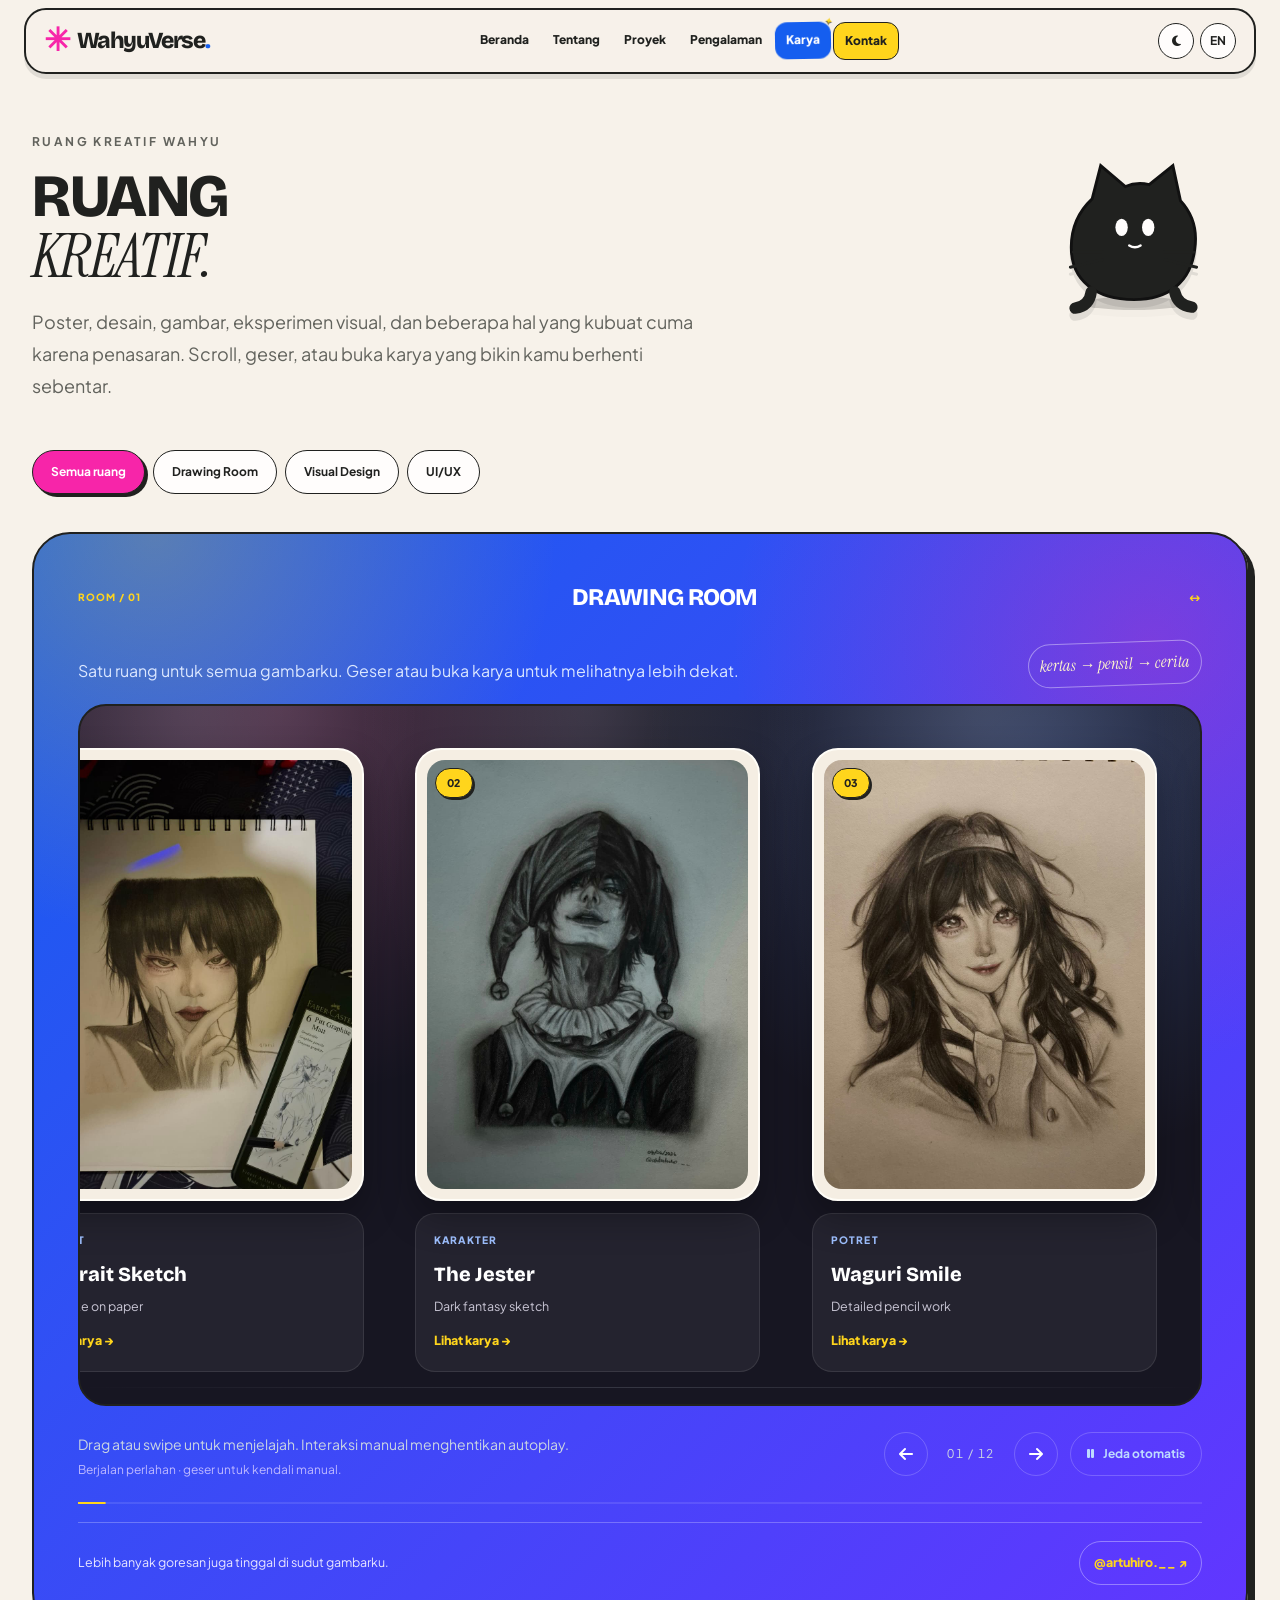
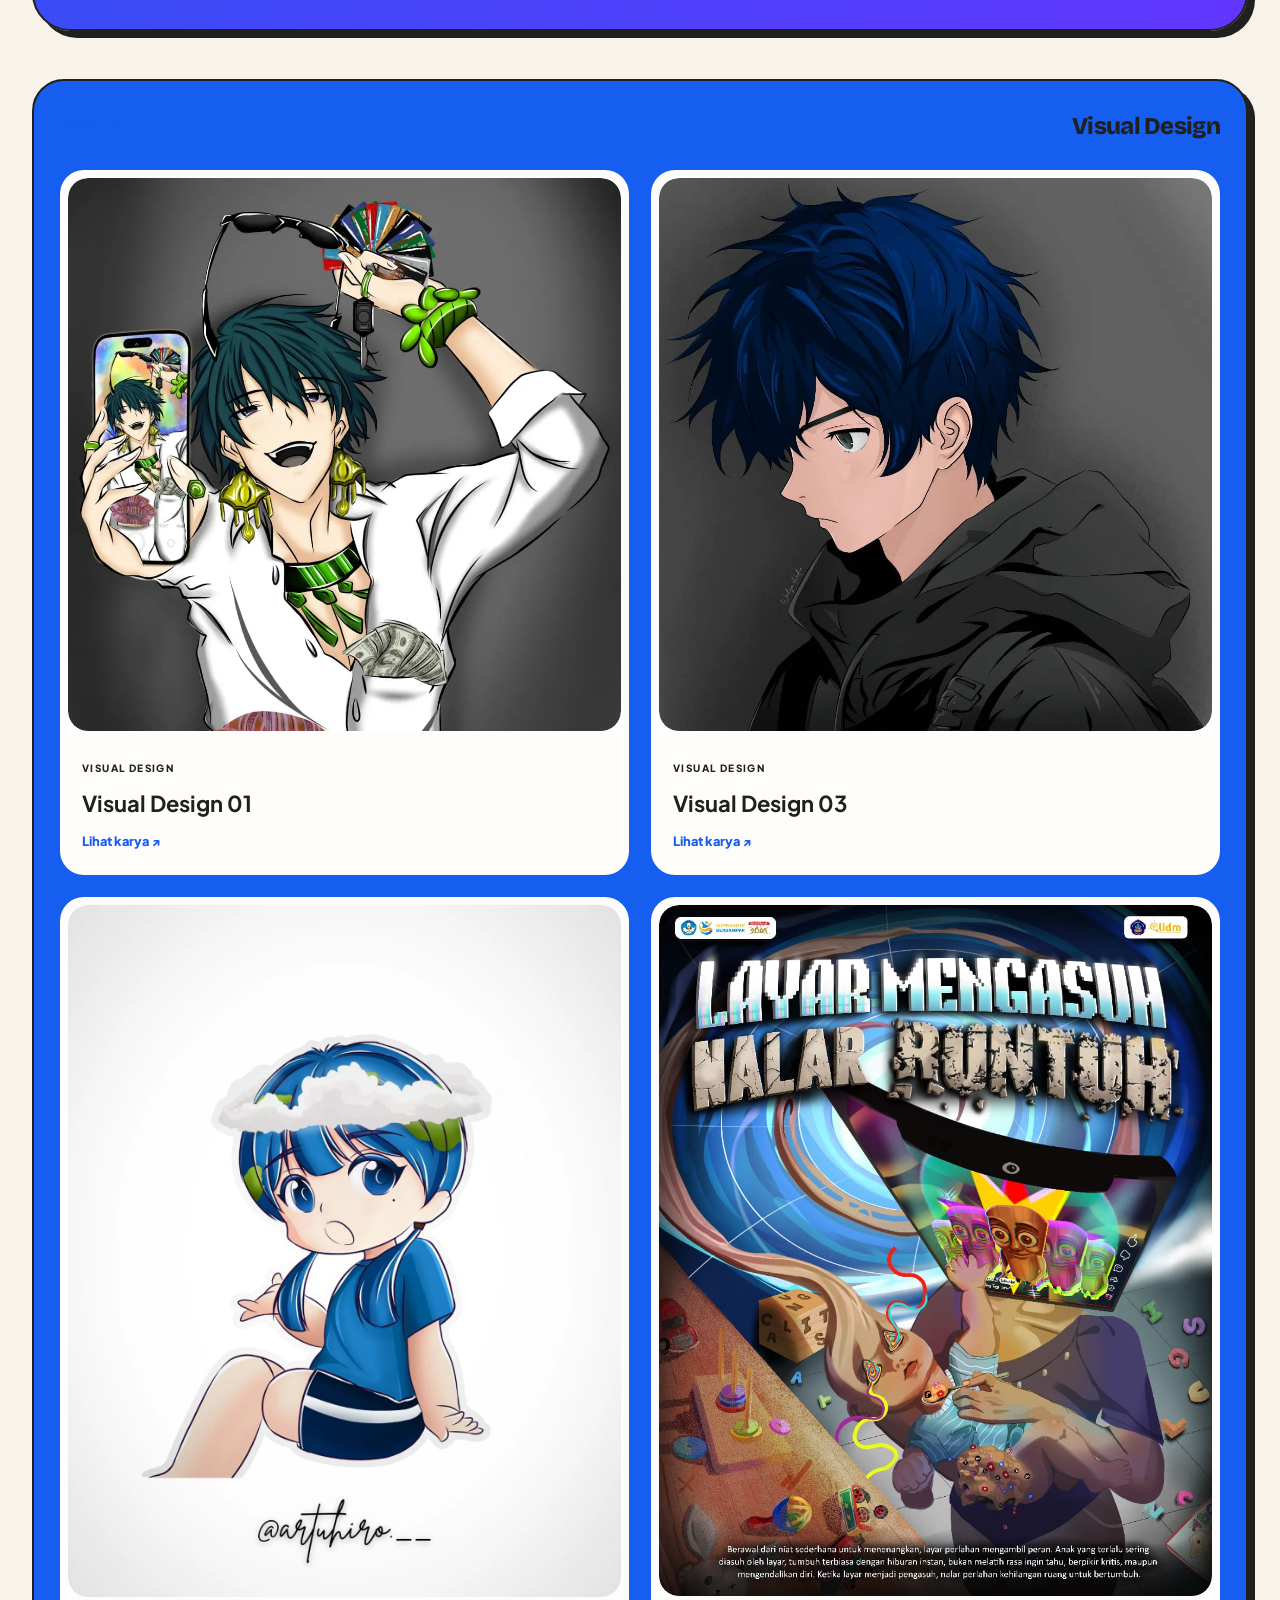
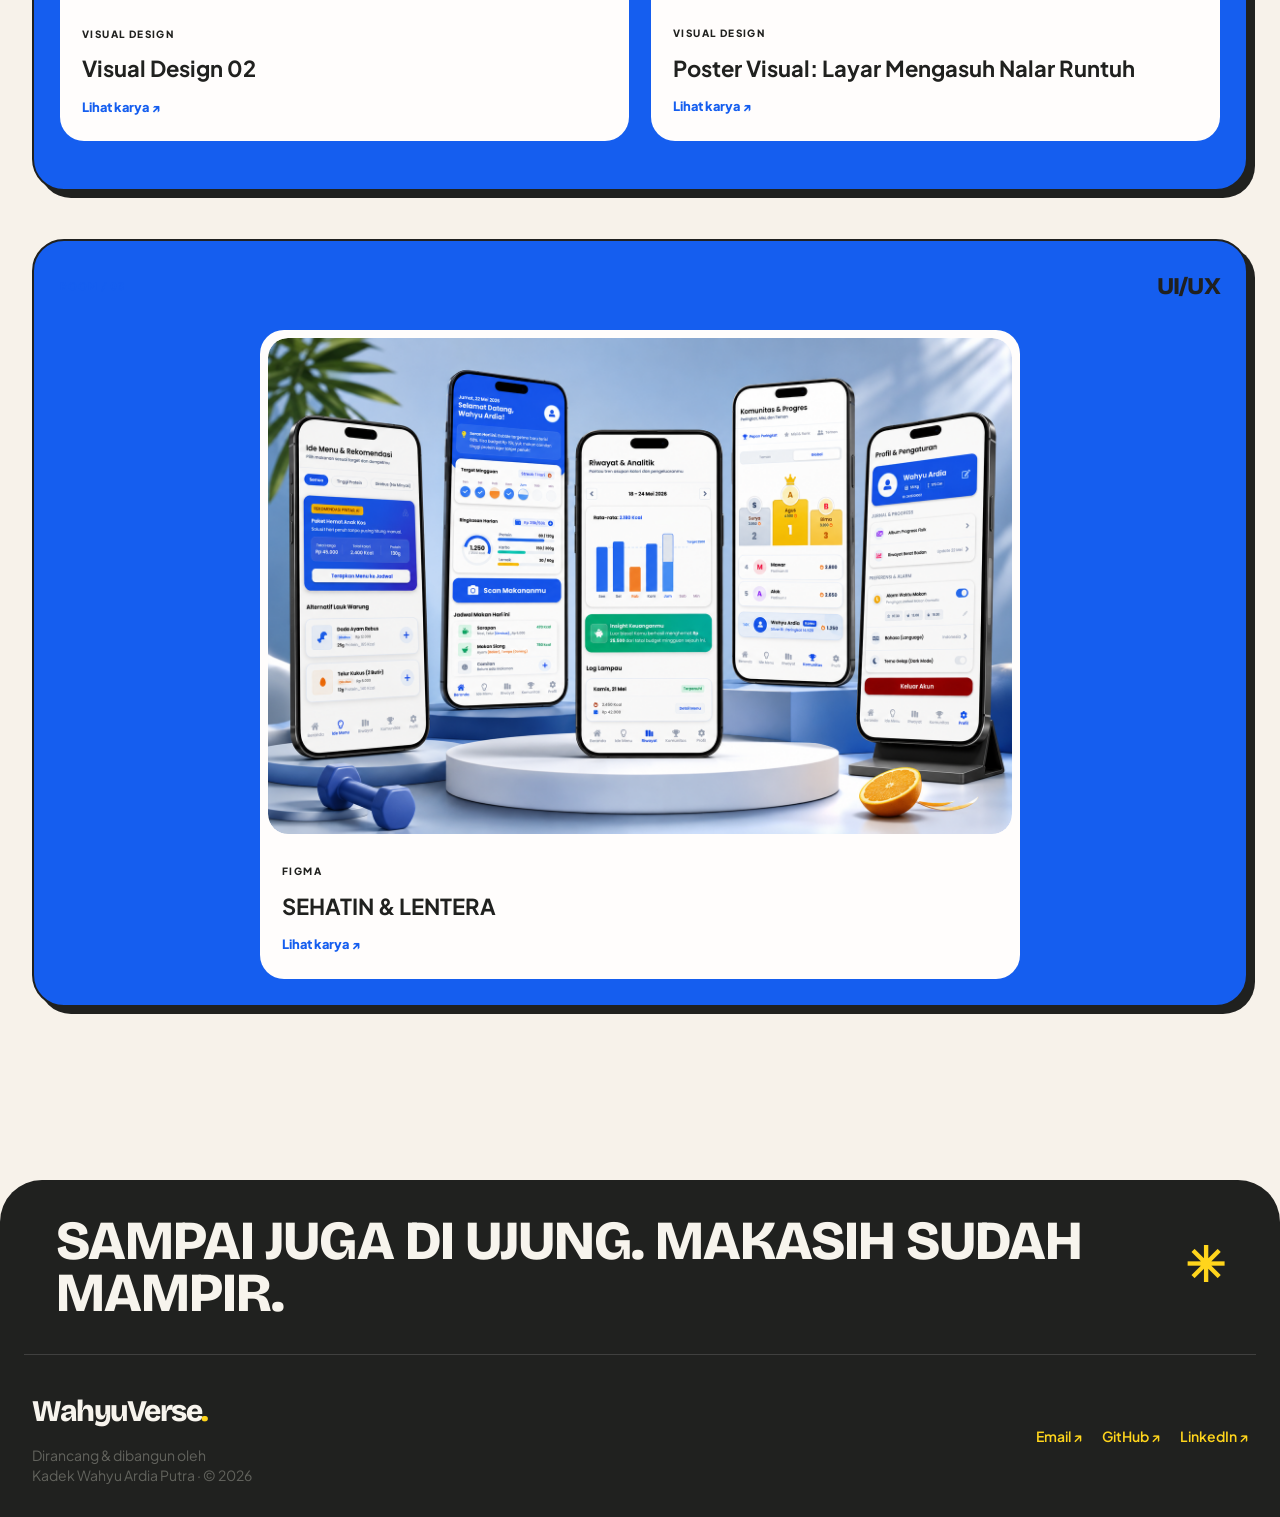
<file: WahyuVerse/galeri.html>
<!DOCTYPE html>

<html lang="id">
<head>
<meta charset="utf-8"/>
<meta content="width=device-width, initial-scale=1.0" name="viewport"/>
<meta content="Portofolio Kadek Wahyu Ardia Putra — mahasiswa Ilmu Komputer Undiksha. Eksplorasi Data Science, AI, UI/UX, organisasi, dan karya seni." name="description"/>
<meta content="light dark" name="color-scheme"/>
<title>Karya Seni | WahyuVerse.</title>
<script src="assets/js/theme-init.js">
</script>
<link href="assets/favicon.svg" rel="icon" type="image/svg+xml"/>
<link href="https://fonts.googleapis.com" rel="preconnect"/>
<link crossorigin="" href="https://fonts.gstatic.com" rel="preconnect"/>
<link href="https://fonts.googleapis.com/css2?family=Bricolage+Grotesque:opsz,wght@12..96,500;12..96,600;12..96,700;12..96,800&amp;family=Instrument+Serif:ital@0;1&amp;family=Plus+Jakarta+Sans:wght@400;500;600;700;800&amp;display=swap" rel="stylesheet"/>
<link href="assets/vendor/fontawesome/css/all.min.css" rel="stylesheet"/>
<link href="assets/css/style.css" rel="stylesheet"/>
<script defer="" src="assets/js/data.js">
</script><script defer="" src="assets/js/collections.js"></script>
<script defer="" src="assets/js/media-gallery.js">
</script>
<script defer="" src="assets/js/main.js">
</script>
<script defer="" src="assets/js/effects.js">
</script>
<script defer="" src="assets/js/museum.js">
</script>
<script defer="" src="assets/js/mascots.js"></script></head>
<body class="min-h-screen bg-base font-sans text-ink antialiased" data-page="galeri">
<a class="skip-link" href="#main">
<span class="tr" data-en="Skip to content">
    Lewati ke konten
   </span>
</a>
<header class="site-header sticky top-0 z-40">
<nav aria-label="Navigasi utama" class="site-nav">
<a aria-label="WahyuVerse" class="brand" href="index.html"><span aria-hidden="true" class="brand-mark">✳</span> WahyuVerse<span class="brand-dot">.</span></a>
<div class="nav-menu flex w-full flex-col order-last lg:order-none lg:w-auto lg:flex-row" id="navMenu">
<a class="nav-link" href="index.html">
<span class="tr" data-en="Home">
       Beranda
      </span>
</a>
<a class="nav-link" href="tentang.html">
<span class="tr" data-en="About">
       Tentang
      </span>
</a>
<a class="nav-link" href="proyek.html">
<span class="tr" data-en="Projects">
       Proyek
      </span>
</a>
<a class="nav-link" href="pengalaman.html">
<span class="tr" data-en="Experience">
       Pengalaman
      </span>
</a>
<a aria-current="page" class="nav-link" href="galeri.html">
<span class="tr" data-en="Creative Works">Karya</span>
</a>
<a class="nav-link nav-contact" href="kontak.html">
<span class="tr" data-en="Contact">
       Kontak
      </span>
</a>
</div>
<div class="nav-actions">
<button aria-label="Aktifkan mode gelap" aria-pressed="false" class="icon-button" id="themeToggle" type="button">
<i aria-hidden="true" class="fa-solid fa-moon">
</i>
</button>
<button aria-label="Switch to English" class="icon-button text-xs font-bold" id="langToggle" type="button">
      EN
     </button>
<button aria-controls="navMenu" aria-expanded="false" aria-label="Buka menu" class="icon-button lg:hidden" hidden="" id="menuToggle" type="button">
<i aria-hidden="true" class="fa-solid fa-bars">
</i>
</button>
</div>
</nav>
</header>
<main id="main" tabindex="-1">
<div class="creative-space">
<section class="section-shell pt-0">
<header class="page-heading verse-heading">
<p class="text-xs font-bold tracking-[0.2em] text-muted"><span class="tr" data-en="WAHYU’S CREATIVE SPACE">RUANG KREATIF WAHYU</span></p>
<h1 class="mt-4 text-4xl font-extrabold tracking-tight sm:text-6xl"><span class="tr" data-en="THE&lt;br&gt;CREATIVE &lt;em class=&quot;editorial-serif&quot;&gt;room.&lt;/em&gt;">RUANG<br/><em class="editorial-serif">KREATIF.</em></span></h1>
<p class="tr mt-5 max-w-2xl text-base leading-8 sm:text-lg text-muted" data-en="Posters, drawings, visual experiments, and a few things I made simply because I wanted to. Scroll, drag, or open the pieces that catch your eye.">
       Poster, desain, gambar, eksperimen visual, dan beberapa hal yang kubuat cuma karena penasaran. Scroll, geser, atau buka karya yang bikin kamu berhenti sebentar.
      </p>
<div aria-hidden="true" class="verse-mascot mascot-museum heading-mascot" data-mascot="museum"></div></header>
<div aria-label="Kategori karya" class="creative-filters" data-aria-en="Creative work categories" data-aria-id="Kategori karya" id="creativeFilters" role="group"></div>
<section class="exhibition-room drawing-room" data-room="drawing" id="drawing-room">
  <div class="room-label"><span>ROOM / 01</span><h2><span class="tr" data-en="DRAWING ROOM">DRAWING ROOM</span></h2><span aria-hidden="true">↔</span></div>
  <div class="drawing-room-intro"><p class="room-intro"><span class="tr" data-en="One room for all of my drawings. Drag, swipe, or open a piece to see it closer.">Satu ruang untuk semua gambarku. Geser atau buka karya untuk melihatnya lebih dekat.</span></p><span class="drawing-room-note"><span class="tr" data-en="paper → pencil → story">kertas → pensil → cerita</span></span></div>
  <div class="drawing-filters" id="drawingFilters" role="group" aria-label="Filter Drawing Room" data-aria-id="Filter Drawing Room" data-aria-en="Drawing Room filters"></div>
  <div class="museum-room drawing-museum" data-auto-gallery data-cursor="drag" role="region" aria-roledescription="carousel">
    <div class="museum-track drawing-track" data-gallery-track data-drawing-track tabindex="0"></div>
  </div>
  <div class="museum-toolbar" data-gallery-controls hidden>
    <div><p class="text-sm leading-7 text-slate-300"><span class="tr" data-en="Drag or swipe to explore. Manual interaction pauses autoplay.">Drag atau swipe untuk menjelajah. Interaksi manual menghentikan autoplay.</span></p><p class="mt-1 text-xs text-blue-300" data-gallery-state role="status"></p></div>
    <div class="museum-actions"><button class="museum-control" data-gallery-prev type="button"><i class="fa-solid fa-arrow-left" aria-hidden="true"></i></button><span class="museum-counter" data-gallery-count>01 / 01</span><button class="museum-control" data-gallery-next type="button"><i class="fa-solid fa-arrow-right" aria-hidden="true"></i></button><button class="museum-play" data-gallery-play type="button"><i aria-hidden="true"></i><span></span></button></div>
  </div>
  <div aria-hidden="true" class="museum-progress"><span data-gallery-progress></span></div>
  <div class="drawing-room-footer"><span><span class="tr" data-en="More drawings live in my art corner.">Lebih banyak goresan juga tinggal di sudut gambarku.</span></span><a href="https://www.instagram.com/artuhiro.__?stkn=MTJpcnc0NHF0MHRhMA==" target="_blank" rel="noopener noreferrer">@artuhiro.__ ↗</a></div>
</section>
<div id="creativeRooms"></div></section>
</div>
</main>
<footer class="verse-footer"><div class="footer-note"><span class="tr" data-en="You reached the end. Thanks for stopping by.">Sampai juga di ujung. Makasih sudah mampir.</span> <span aria-hidden="true">✳</span></div>
<div class="mx-auto flex max-w-7xl flex-col gap-6 px-5 py-8 sm:flex-row sm:items-center sm:justify-between sm:px-8">
<div>
<a class="footer-brand" href="index.html">WahyuVerse<span class="brand-dot">.</span></a>
<p class="mt-2 text-sm text-muted"><span class="tr" data-en="Designed &amp;amp; built by">Dirancang &amp; dibangun oleh</span><br/>Kadek Wahyu Ardia Putra · © 2026</p>
</div>
<div class="flex flex-wrap gap-5 text-sm font-semibold">
<a class="text-link" href="mailto:ardiawahyu7@gmail.com">
      Email ↗
     </a>
<a class="text-link" href="https://github.com/HaruHiro123" rel="noopener noreferrer" target="_blank">
      GitHub ↗
     </a>
<a class="text-link" href="https://www.linkedin.com/in/kadek-wahyu-ardia-putra-6b296532b/" rel="noopener noreferrer" target="_blank">
      LinkedIn ↗
     </a>
</div>
</div>
</footer>
<dialog aria-labelledby="modalTitle" class="w-[calc(100%-2rem)] max-w-3xl rounded-3xl border border-line bg-base p-0 text-ink shadow-2xl" id="detailModal">
<div class="sticky top-0 z-10 flex items-center justify-between gap-4 border-b border-line bg-base px-5 py-4 sm:px-8">
<span class="eyebrow">
<span class="tr" data-en="Portfolio detail">
      Detail portofolio
     </span>
</span>
<button aria-label="Tutup detail" autofocus="" class="icon-button" id="closeModal" type="button">
<i aria-hidden="true" class="fa-solid fa-xmark">
</i>
</button>
</div>
<div class="p-5 sm:p-8">
<div class="mb-6 grid gap-4" id="modalImages">
</div>
<h2 class="text-2xl font-extrabold sm:text-3xl" id="modalTitle">
</h2>
<div class="detail-copy mt-5 text-muted" id="modalDesc">
</div>
<a class="btn-primary mt-6" hidden="" id="modalLink" rel="noopener noreferrer" target="_blank">
</a>
</div>
</dialog>
</body>
</html>
</file>
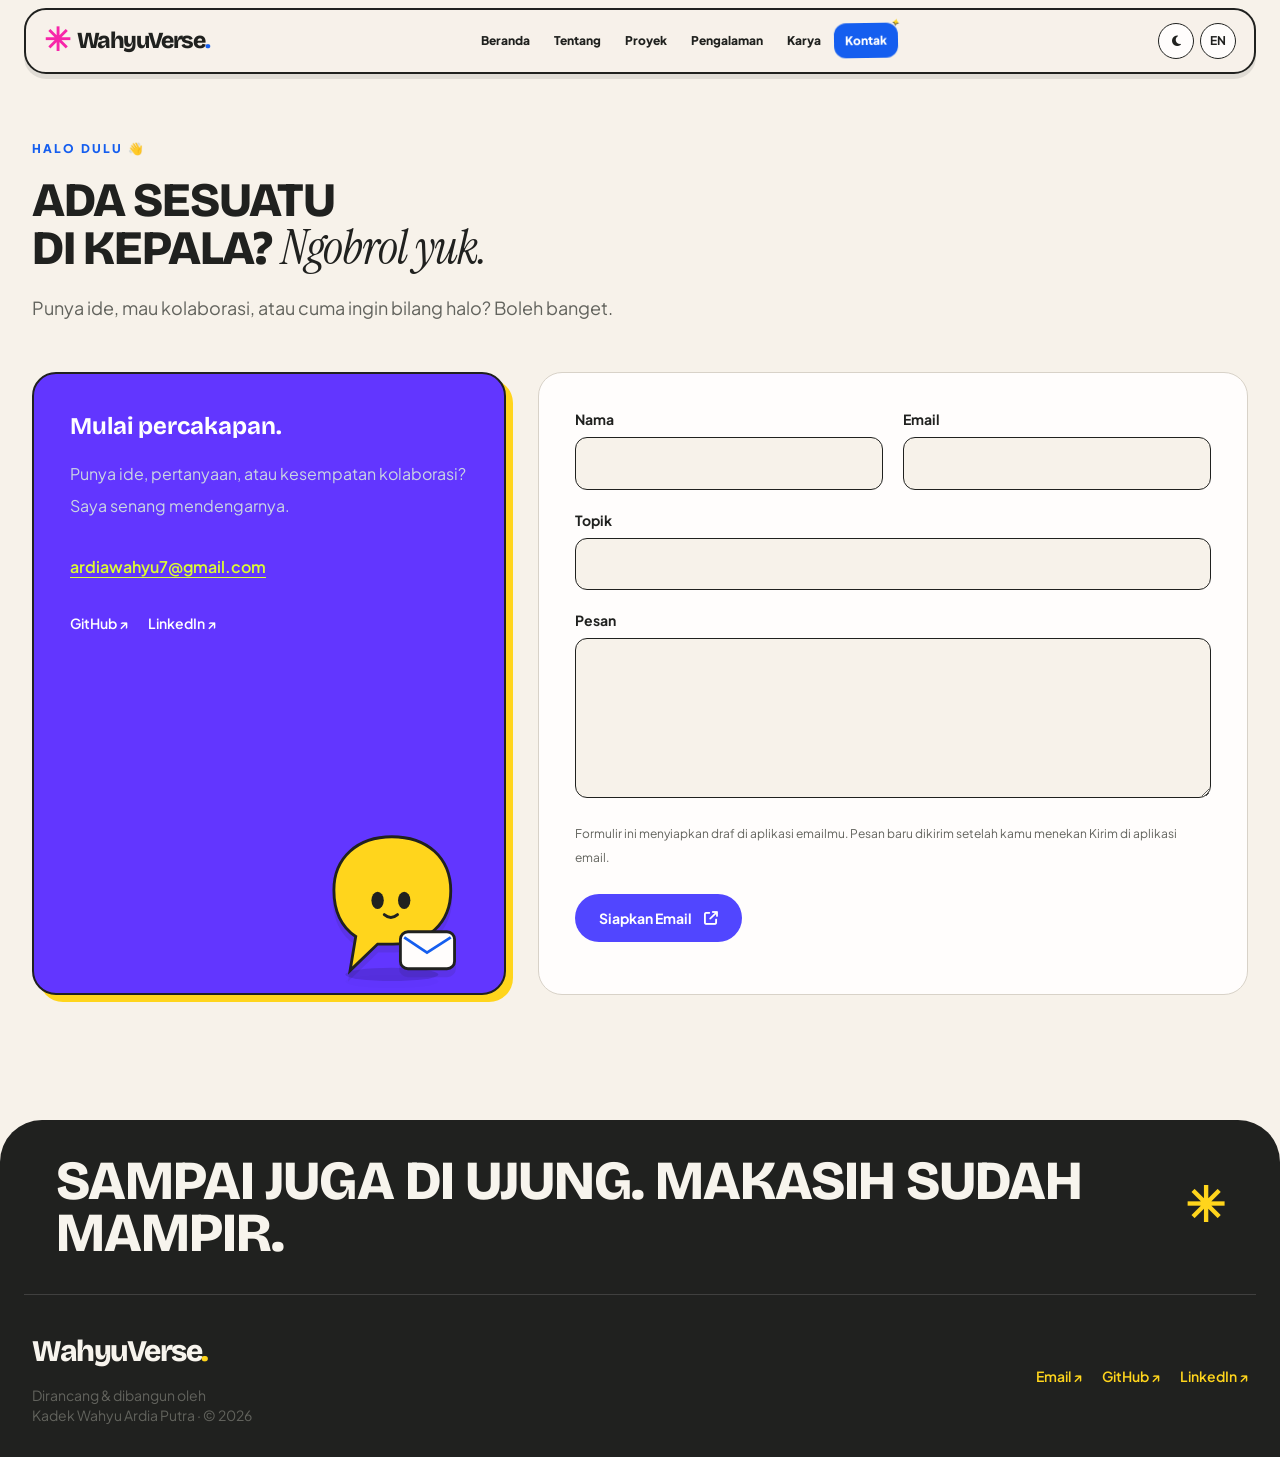
<file: WahyuVerse/kontak.html>
<!DOCTYPE html>

<html lang="id">
<head>
<meta charset="utf-8"/>
<meta content="width=device-width, initial-scale=1.0" name="viewport"/>
<meta content="Portofolio Kadek Wahyu Ardia Putra — mahasiswa Ilmu Komputer Undiksha. Eksplorasi Data Science, AI, UI/UX, organisasi, dan karya seni." name="description"/>
<meta content="light dark" name="color-scheme"/>
<title>Kontak | WahyuVerse.</title>
<script src="assets/js/theme-init.js">
</script>
<link href="assets/favicon.svg" rel="icon" type="image/svg+xml"/>
<link href="https://fonts.googleapis.com" rel="preconnect"/>
<link crossorigin="" href="https://fonts.gstatic.com" rel="preconnect"/>
<link href="https://fonts.googleapis.com/css2?family=Bricolage+Grotesque:opsz,wght@12..96,500;12..96,600;12..96,700;12..96,800&amp;family=Instrument+Serif:ital@0;1&amp;family=Plus+Jakarta+Sans:wght@400;500;600;700;800&amp;display=swap" rel="stylesheet"/>
<link href="assets/vendor/fontawesome/css/all.min.css" rel="stylesheet"/>
<link href="assets/css/style.css" rel="stylesheet"/>
<script defer="" src="assets/js/data.js">
</script><script defer="" src="assets/js/collections.js"></script>
<script defer="" src="assets/js/media-gallery.js">
</script>
<script defer="" src="assets/js/main.js">
</script>
<script defer="" src="assets/js/kontak.js">
</script>
<script defer="" src="assets/js/effects.js">
</script>
<script defer="" src="assets/js/mascots.js"></script></head>
<body class="min-h-screen bg-base font-sans text-ink antialiased" data-page="kontak">
<a class="skip-link" href="#main">
<span class="tr" data-en="Skip to content">
    Lewati ke konten
   </span>
</a>
<header class="site-header sticky top-0 z-40">
<nav aria-label="Navigasi utama" class="site-nav">
<a aria-label="WahyuVerse" class="brand" href="index.html"><span aria-hidden="true" class="brand-mark">✳</span> WahyuVerse<span class="brand-dot">.</span></a>
<div class="nav-menu flex w-full flex-col order-last lg:order-none lg:w-auto lg:flex-row" id="navMenu">
<a class="nav-link" href="index.html">
<span class="tr" data-en="Home">
       Beranda
      </span>
</a>
<a class="nav-link" href="tentang.html">
<span class="tr" data-en="About">
       Tentang
      </span>
</a>
<a class="nav-link" href="proyek.html">
<span class="tr" data-en="Projects">
       Proyek
      </span>
</a>
<a class="nav-link" href="pengalaman.html">
<span class="tr" data-en="Experience">
       Pengalaman
      </span>
</a>
<a class="nav-link" href="galeri.html">
<span class="tr" data-en="Creative Works">Karya</span>
</a>
<a aria-current="page" class="nav-link nav-contact" href="kontak.html">
<span class="tr" data-en="Contact">
       Kontak
      </span>
</a>
</div>
<div class="nav-actions">
<button aria-label="Aktifkan mode gelap" aria-pressed="false" class="icon-button" id="themeToggle" type="button">
<i aria-hidden="true" class="fa-solid fa-moon">
</i>
</button>
<button aria-label="Switch to English" class="icon-button text-xs font-bold" id="langToggle" type="button">
      EN
     </button>
<button aria-controls="navMenu" aria-expanded="false" aria-label="Buka menu" class="icon-button lg:hidden" hidden="" id="menuToggle" type="button">
<i aria-hidden="true" class="fa-solid fa-bars">
</i>
</button>
</div>
</nav>
</header>
<main id="main" tabindex="-1">
<section class="section-shell pt-0">
<header class="page-heading verse-heading">
<span class="tr eyebrow" data-en="SAY HELLO">HALO DULU 👋</span>
<h1 class="mt-4 text-4xl font-extrabold tracking-tight sm:text-5xl"><span class="tr" data-en="GOT SOMETHING&lt;br&gt;IN MIND? &lt;em class=&quot;editorial-serif&quot;&gt;Let’s talk.&lt;/em&gt;">ADA SESUATU<br/>DI KEPALA? <em class="editorial-serif">Ngobrol yuk.</em></span></h1>
<p class="tr mt-5 max-w-2xl text-base leading-8 text-muted sm:text-lg" data-en="Got an idea, want to collaborate, or just feel like saying hi? Go for it.">
      Punya ide, mau kolaborasi, atau cuma ingin bilang halo? Boleh banget.
     </p>
</header>
<div class="grid gap-8 lg:grid-cols-[0.8fr_1.2fr]">
<aside class="rounded-3xl p-6 text-white sm:p-9 contact-aside">
<h2 class="text-2xl font-bold">
<span class="tr" data-en="Start a conversation.">
        Mulai percakapan.
       </span>
</h2>
<p class="mt-4 leading-8 text-slate-300">
<span class="tr" data-en="Have an idea, a question, or an opportunity to collaborate? I’d love to hear it.">
        Punya ide, pertanyaan, atau kesempatan kolaborasi? Saya senang mendengarnya.
       </span>
</p>
<a class="mt-8 block break-all font-semibold underline underline-offset-4" href="mailto:ardiawahyu7@gmail.com">
       ardiawahyu7@gmail.com
      </a>
<div class="mt-8 flex flex-wrap gap-5 text-sm font-semibold">
<a class="" href="https://github.com/HaruHiro123" rel="noopener noreferrer" target="_blank">
        GitHub ↗
       </a>
<a class="" href="https://www.linkedin.com/in/kadek-wahyu-ardia-putra-6b296532b/" rel="noopener noreferrer" target="_blank">
        LinkedIn ↗
       </a>
</div>
<div aria-hidden="true" class="verse-mascot mascot-contact" data-mascot="contact"></div></aside>
<form class="rounded-3xl border border-line bg-card p-6 sm:p-9" id="contactForm">
<div class="grid gap-5 sm:grid-cols-2">
<div>
<label class="form-label" for="contactName">
<span class="tr" data-en="Name">
          Nama
         </span>
</label>
<input autocomplete="name" class="form-input" id="contactName" maxlength="80" name="name" required=""/>
</div>
<div>
<label class="form-label" for="contactEmail">
         Email
        </label>
<input autocomplete="email" class="form-input" id="contactEmail" maxlength="160" name="email" required="" type="email"/>
</div>
</div>
<div class="mt-5">
<label class="form-label" for="contactSubject">
<span class="tr" data-en="Subject">
         Topik
        </span>
</label>
<input class="form-input" id="contactSubject" maxlength="120" name="subject" required=""/>
</div>
<div class="mt-5">
<label class="form-label" for="contactMessage">
<span class="tr" data-en="Message">
         Pesan
        </span>
</label>
<textarea class="form-input min-h-40 resize-y" id="contactMessage" maxlength="3000" minlength="10" name="message" required="" rows="5"></textarea>
</div>
<p class="mt-4 text-xs leading-6 text-muted">
<span class="tr" data-en="This form prepares a draft in your email app. Your message is sent only when you press Send in that app.">
        Formulir ini menyiapkan draf di aplikasi emailmu. Pesan baru dikirim setelah kamu menekan Kirim di aplikasi email.
       </span>
</p>
<button class="btn-primary mt-6" disabled="" type="submit">
<span class="tr" data-en="Prepare Email">
        Siapkan Email
       </span>
<i aria-hidden="true" class="fa-solid fa-arrow-up-right-from-square">
</i>
</button>
<p class="mt-4 text-sm leading-7 text-muted" id="contactFeedback" role="status">
</p>
<a class="text-link mt-3 inline-block text-sm font-bold" hidden="" id="preparedEmail">
<span class="tr" data-en="Open draft in your email app →">
        Buka draf di aplikasi email →
       </span>
</a>
<noscript>
<p class="mt-4">
        Kirim pesan langsung melalui tautan email di samping.
       </p>
</noscript>
</form>
</div>
</section>
</main>
<footer class="verse-footer"><div class="footer-note"><span class="tr" data-en="You reached the end. Thanks for stopping by.">Sampai juga di ujung. Makasih sudah mampir.</span> <span aria-hidden="true">✳</span></div>
<div class="mx-auto flex max-w-7xl flex-col gap-6 px-5 py-8 sm:flex-row sm:items-center sm:justify-between sm:px-8">
<div>
<a class="footer-brand" href="index.html">WahyuVerse<span class="brand-dot">.</span></a>
<p class="mt-2 text-sm text-muted"><span class="tr" data-en="Designed &amp;amp; built by">Dirancang &amp; dibangun oleh</span><br/>Kadek Wahyu Ardia Putra · © 2026</p>
</div>
<div class="flex flex-wrap gap-5 text-sm font-semibold">
<a class="text-link" href="mailto:ardiawahyu7@gmail.com">
      Email ↗
     </a>
<a class="text-link" href="https://github.com/HaruHiro123" rel="noopener noreferrer" target="_blank">
      GitHub ↗
     </a>
<a class="text-link" href="https://www.linkedin.com/in/kadek-wahyu-ardia-putra-6b296532b/" rel="noopener noreferrer" target="_blank">
      LinkedIn ↗
     </a>
</div>
</div>
</footer>
<dialog aria-labelledby="modalTitle" class="w-[calc(100%-2rem)] max-w-3xl rounded-3xl border border-line bg-base p-0 text-ink shadow-2xl" id="detailModal">
<div class="sticky top-0 z-10 flex items-center justify-between gap-4 border-b border-line bg-base px-5 py-4 sm:px-8">
<span class="eyebrow">
<span class="tr" data-en="Portfolio detail">
      Detail portofolio
     </span>
</span>
<button aria-label="Tutup detail" autofocus="" class="icon-button" id="closeModal" type="button">
<i aria-hidden="true" class="fa-solid fa-xmark">
</i>
</button>
</div>
<div class="p-5 sm:p-8">
<div class="mb-6 grid gap-4" id="modalImages">
</div>
<h2 class="text-2xl font-extrabold sm:text-3xl" id="modalTitle">
</h2>
<div class="detail-copy mt-5 text-muted" id="modalDesc">
</div>
<a class="btn-primary mt-6" hidden="" id="modalLink" rel="noopener noreferrer" target="_blank">
</a>
</div>
</dialog>
</body>
</html>
</file>
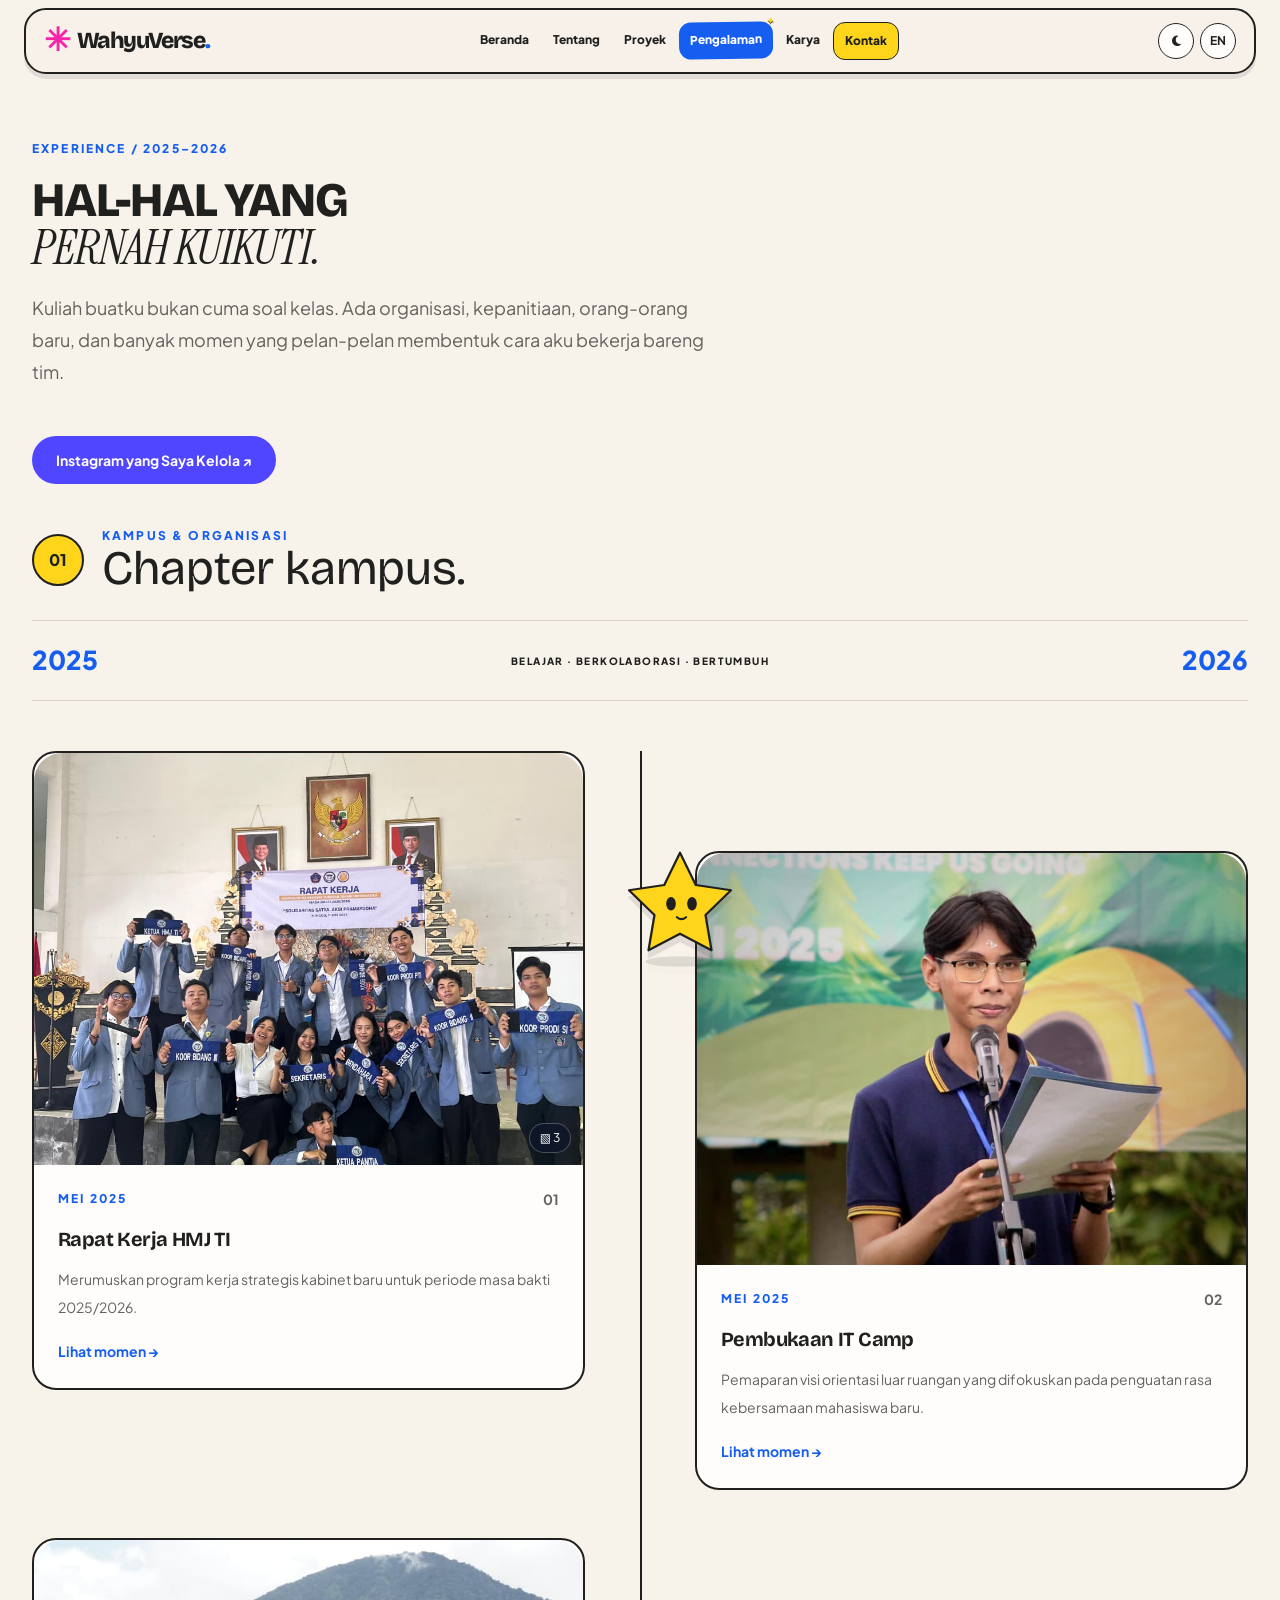
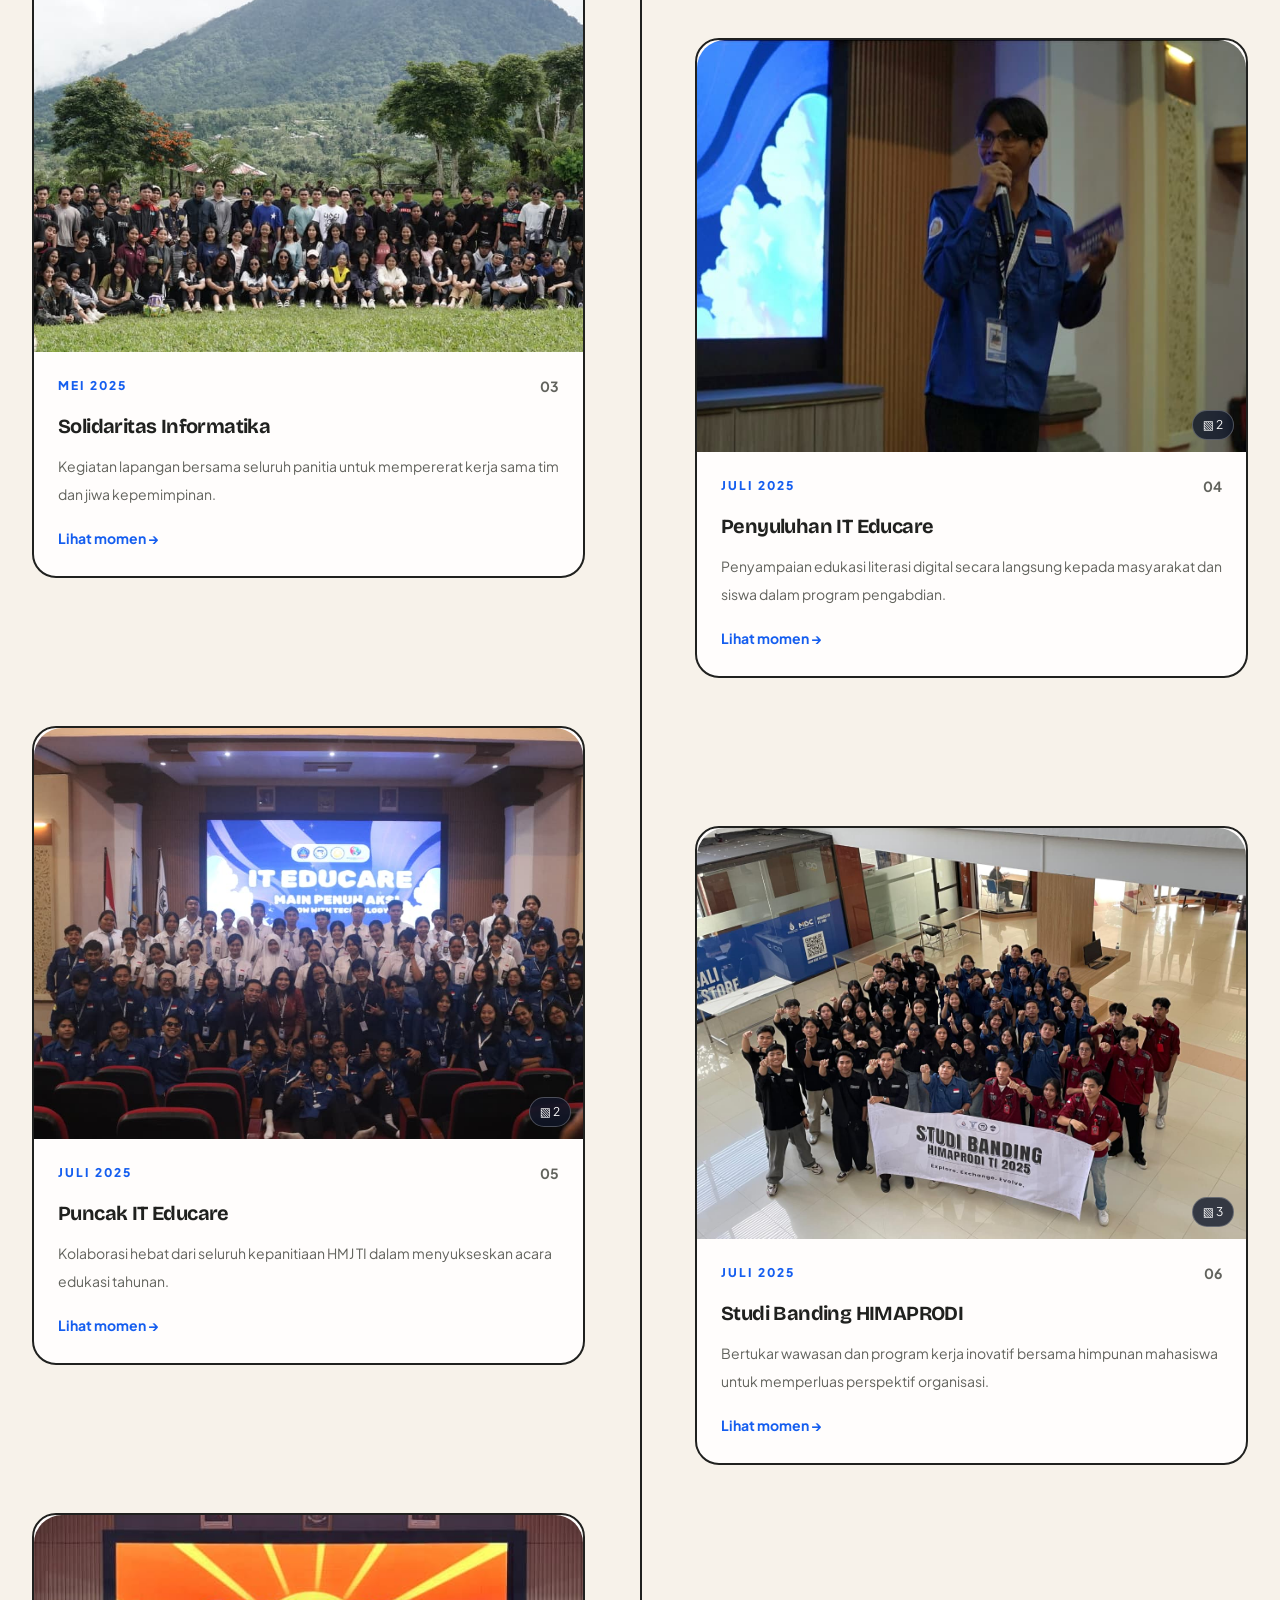
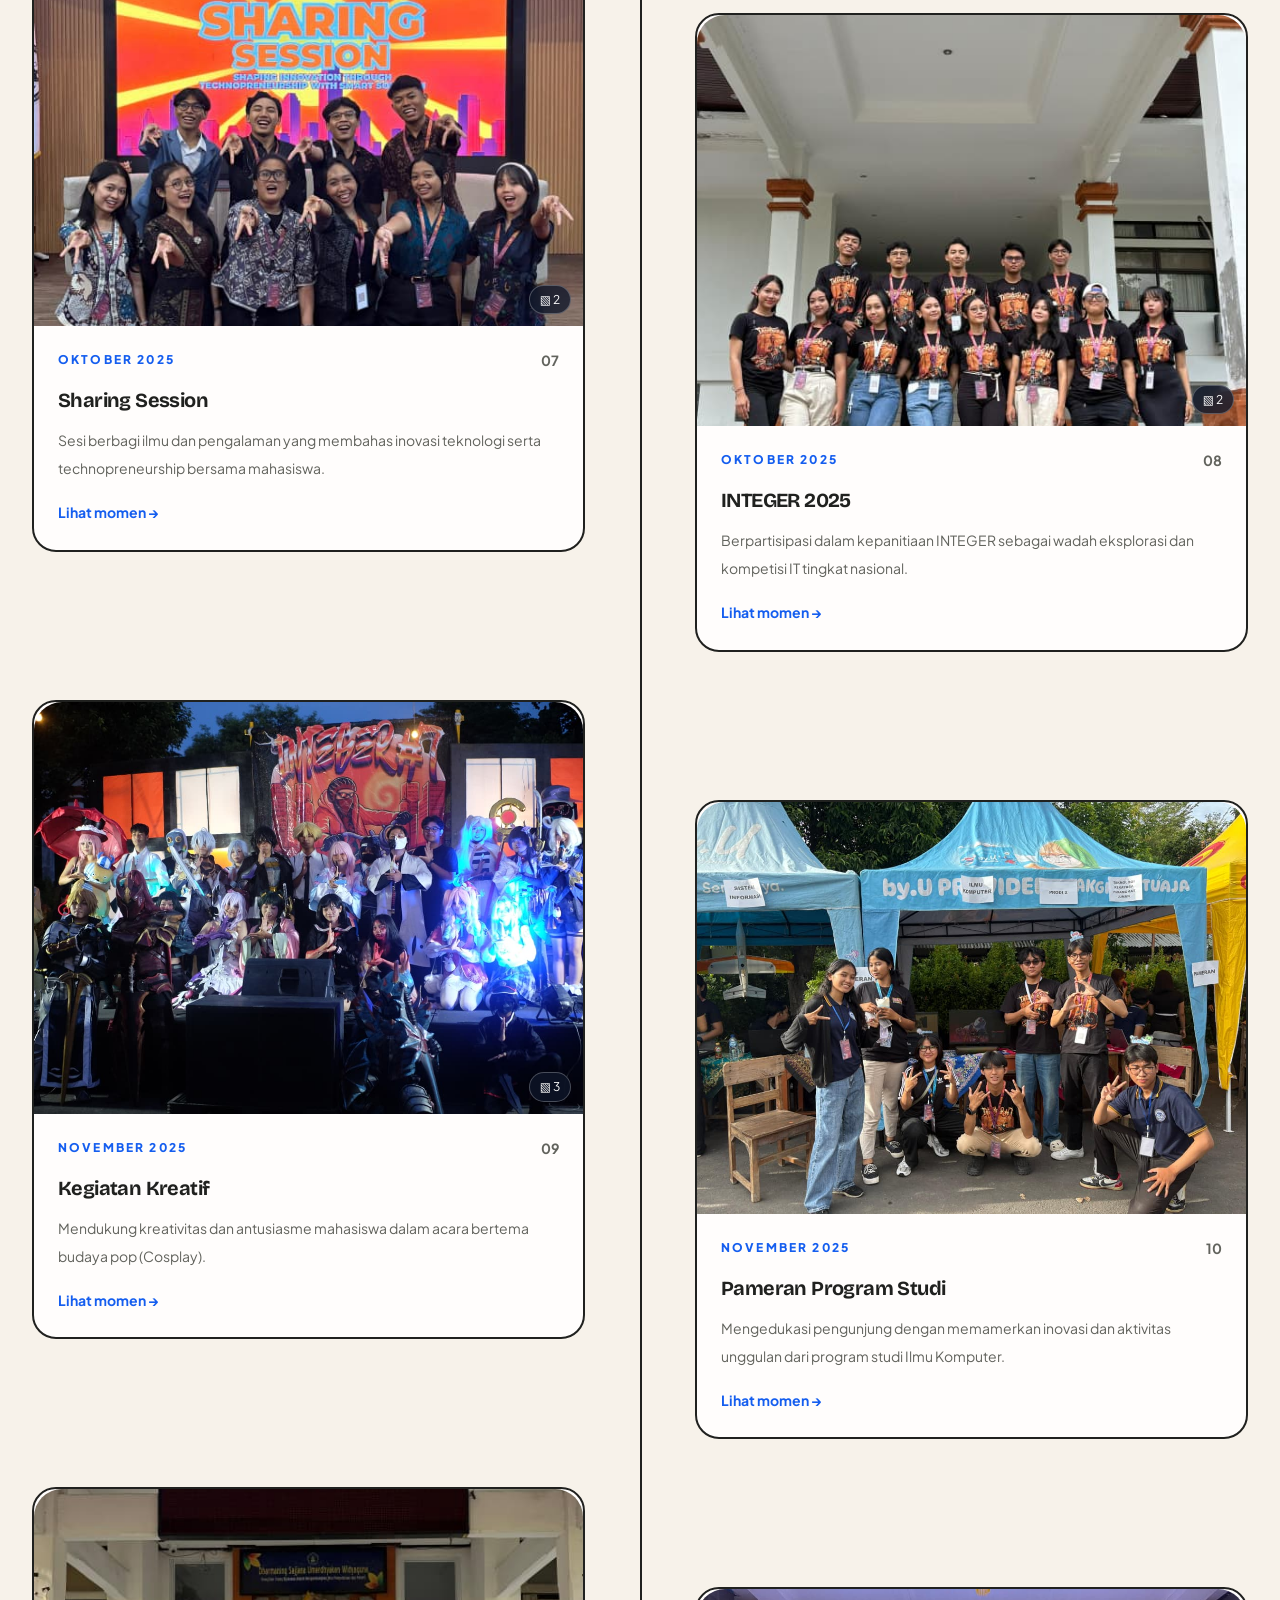
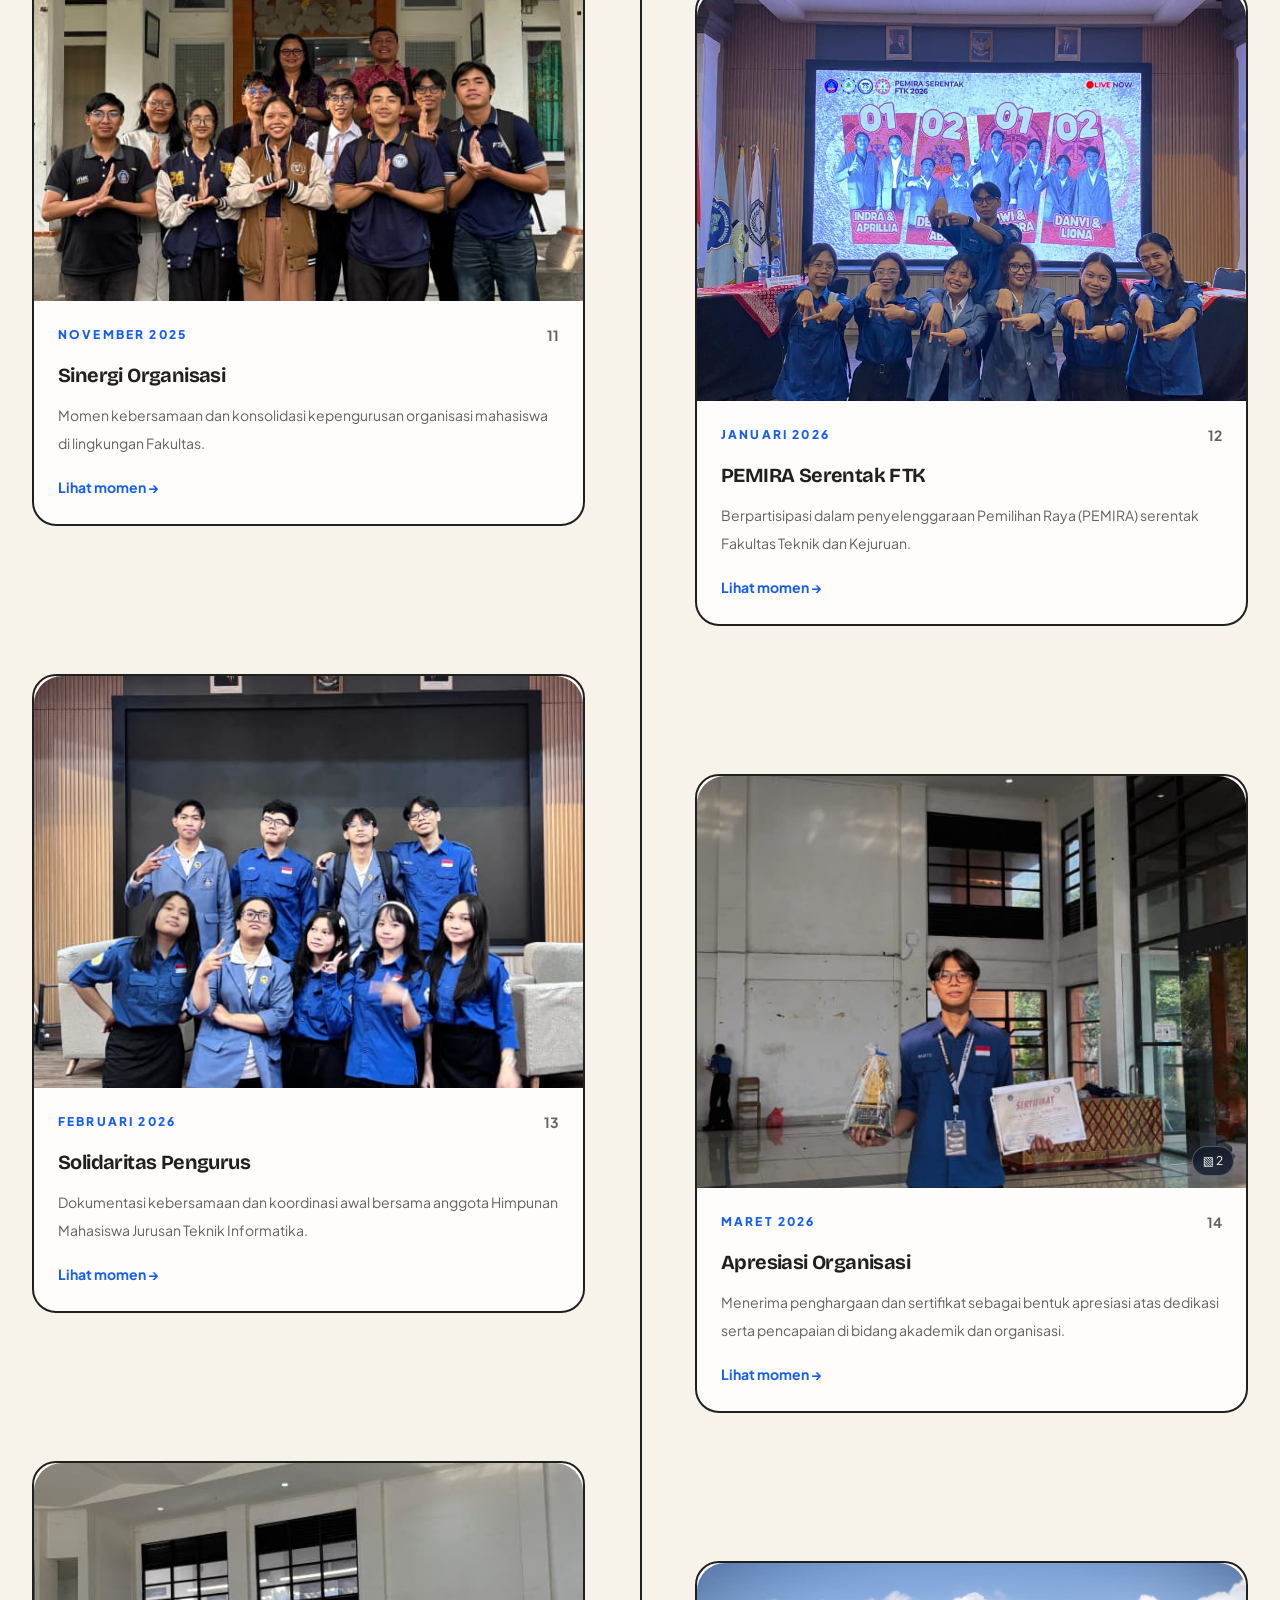
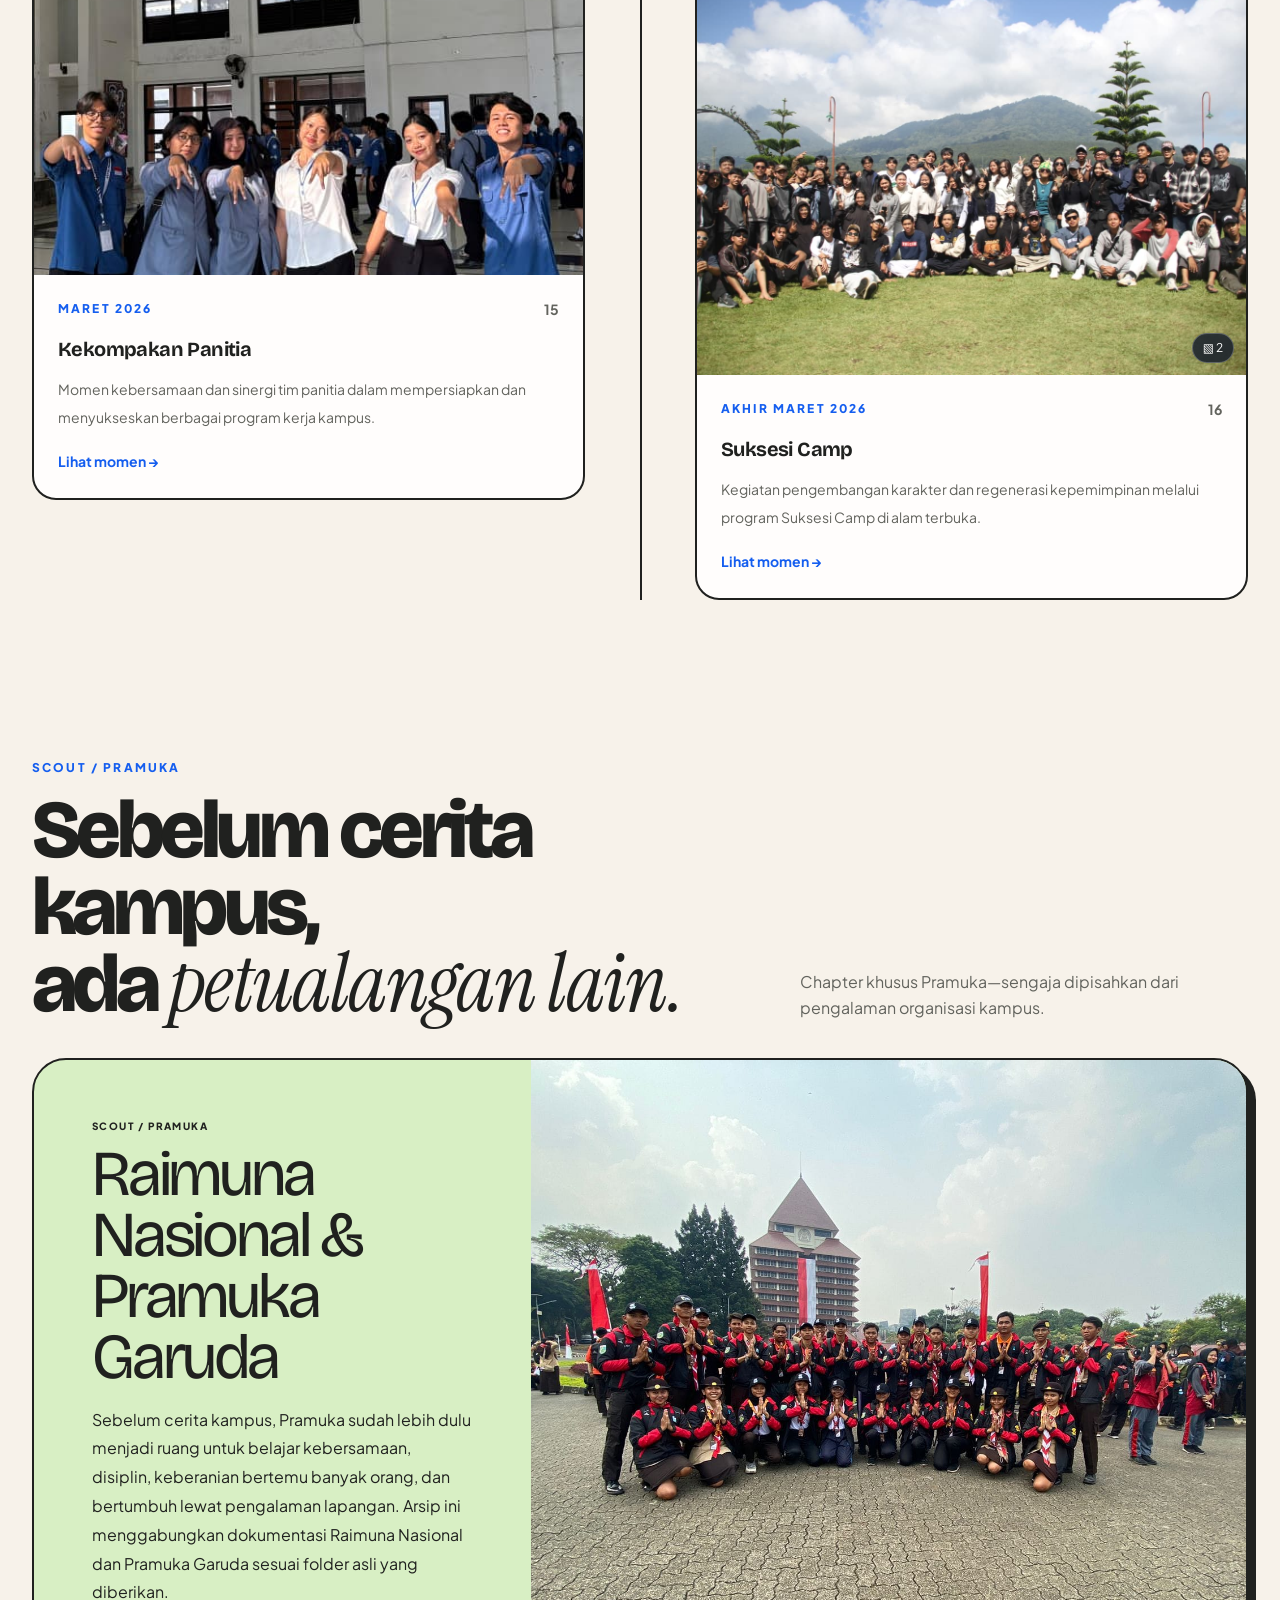
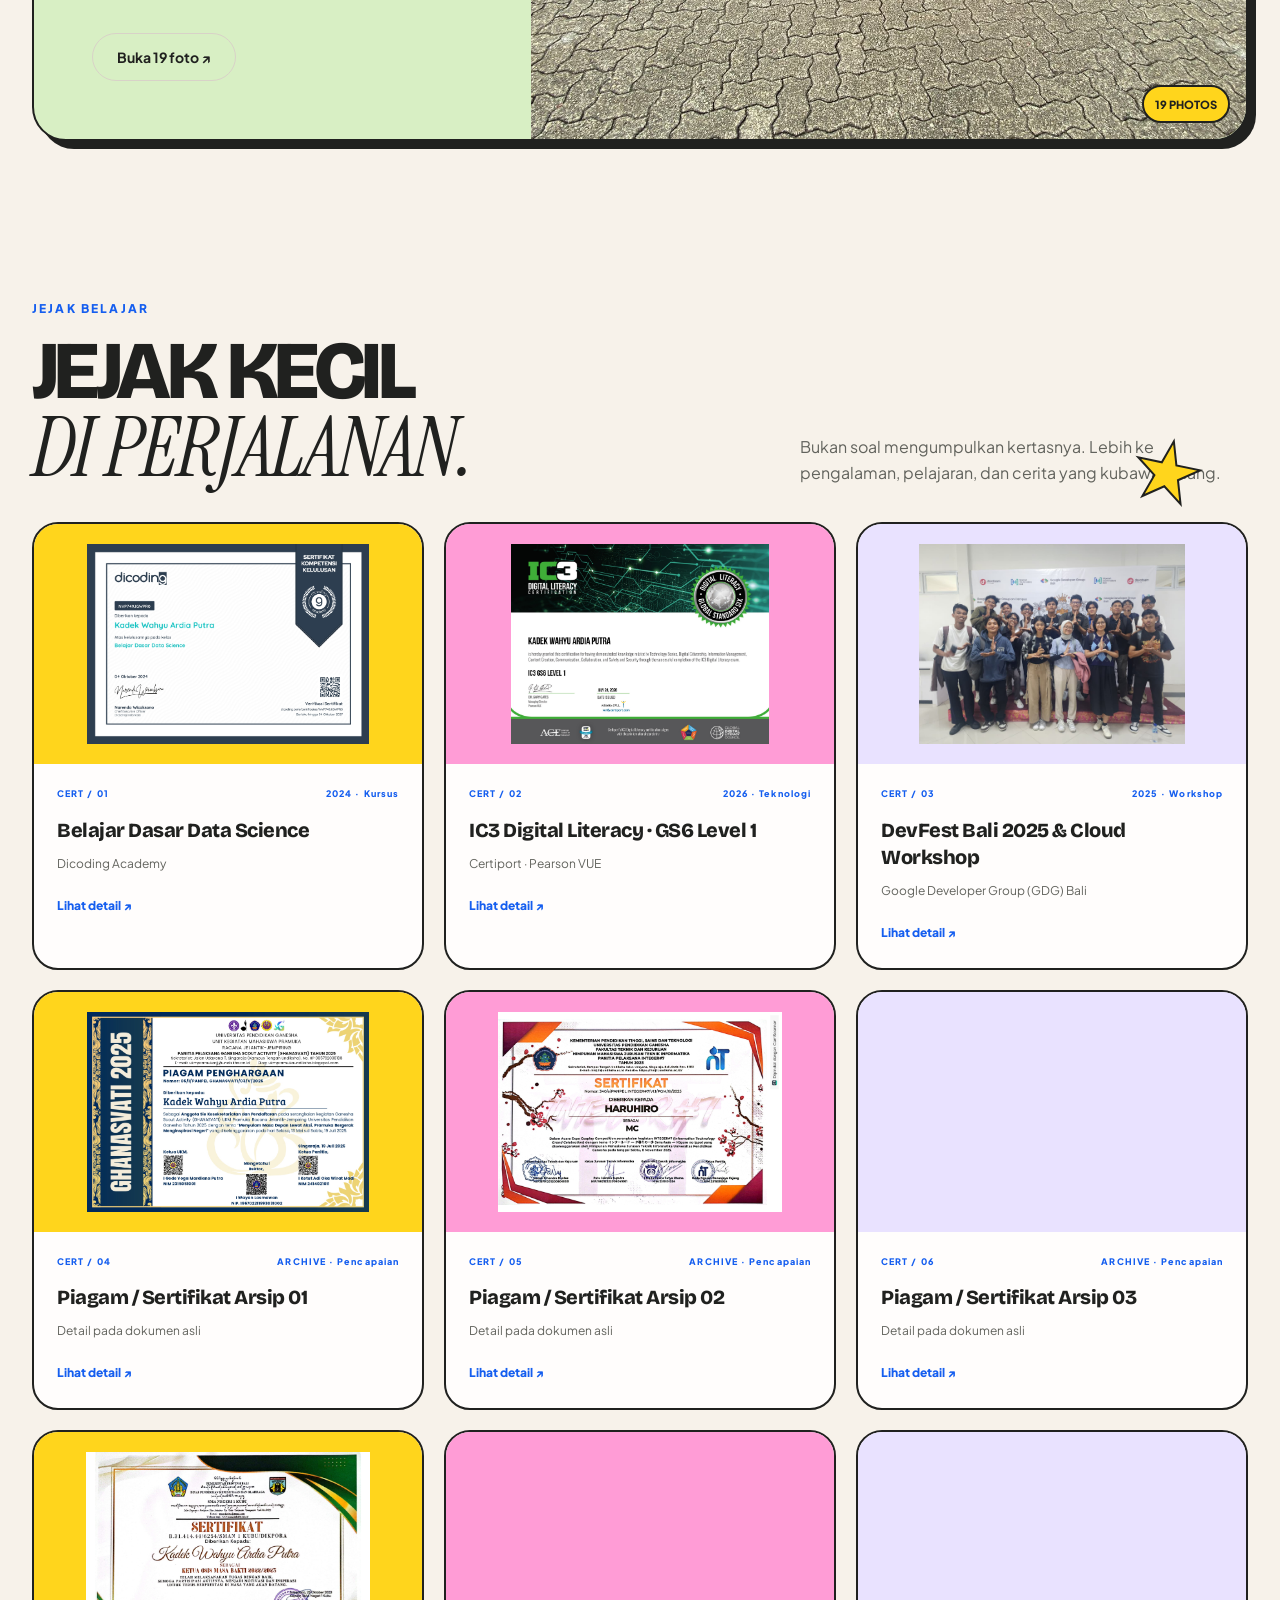
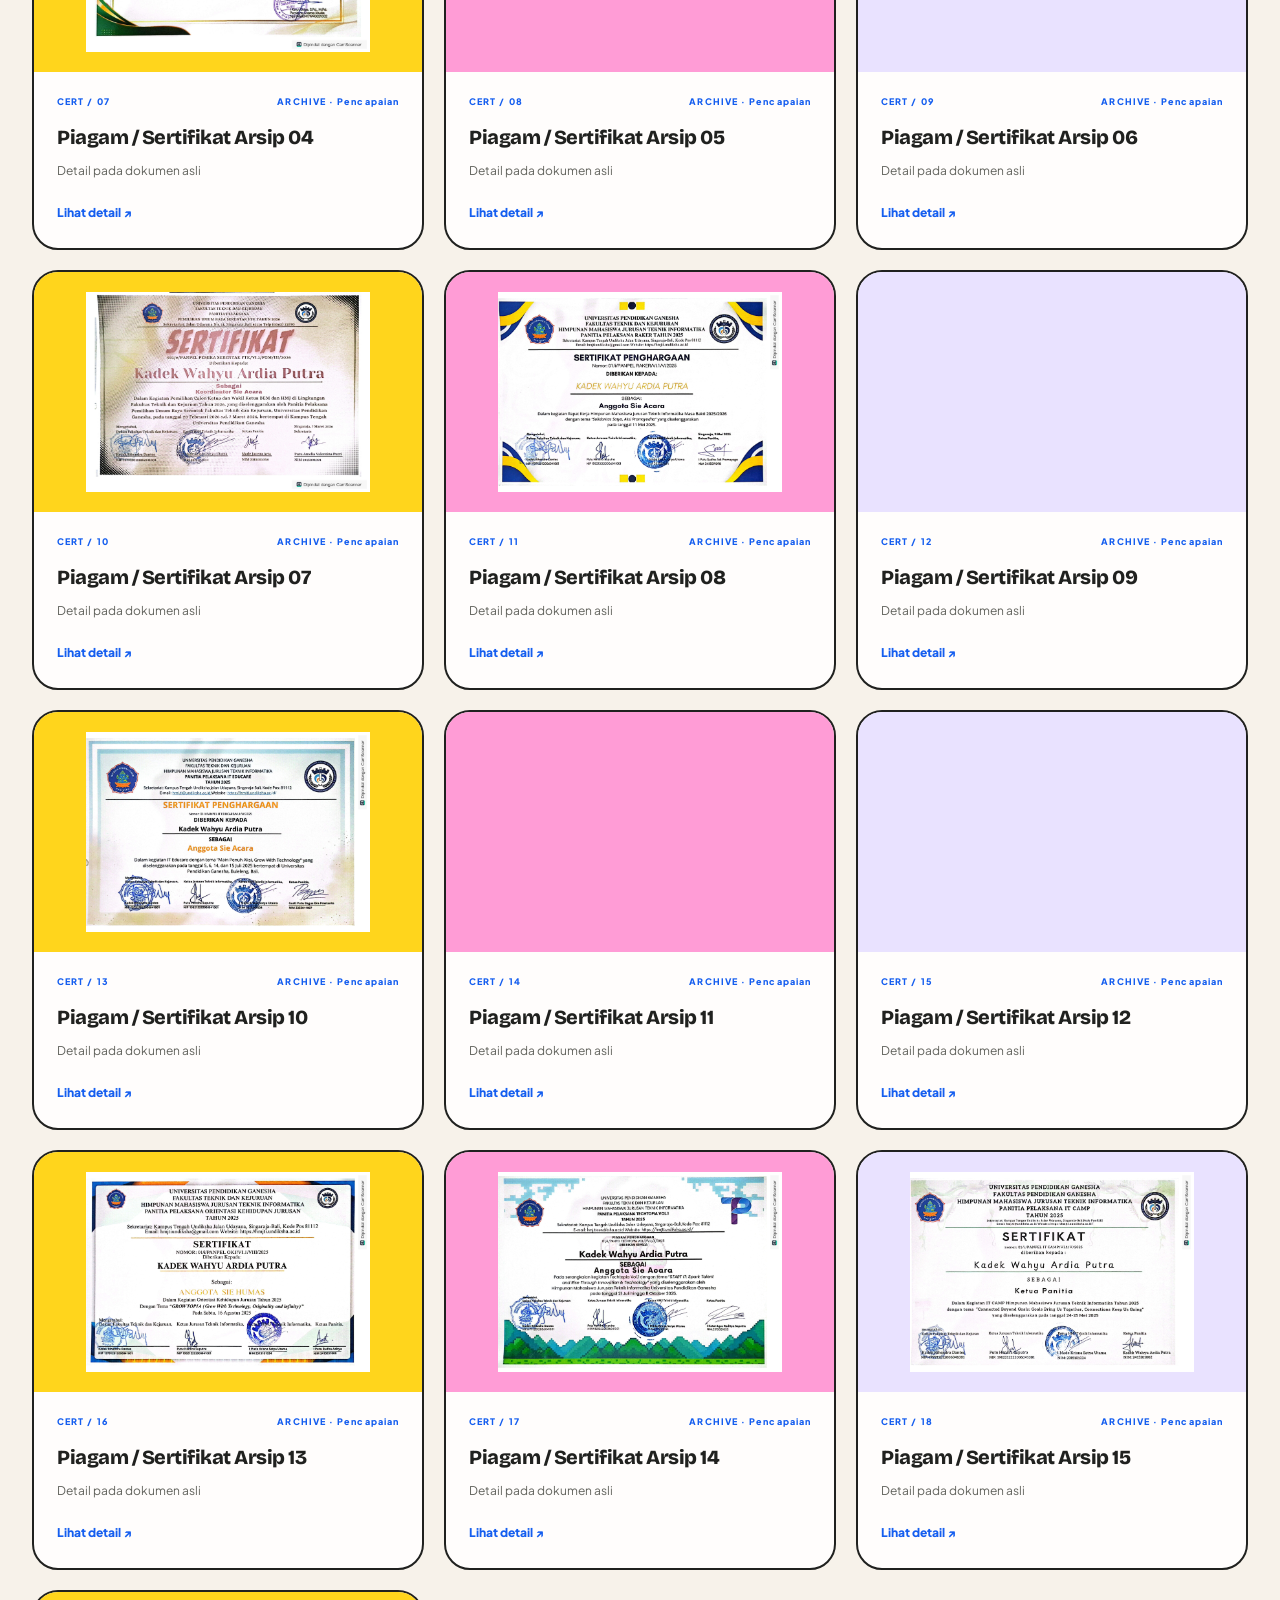
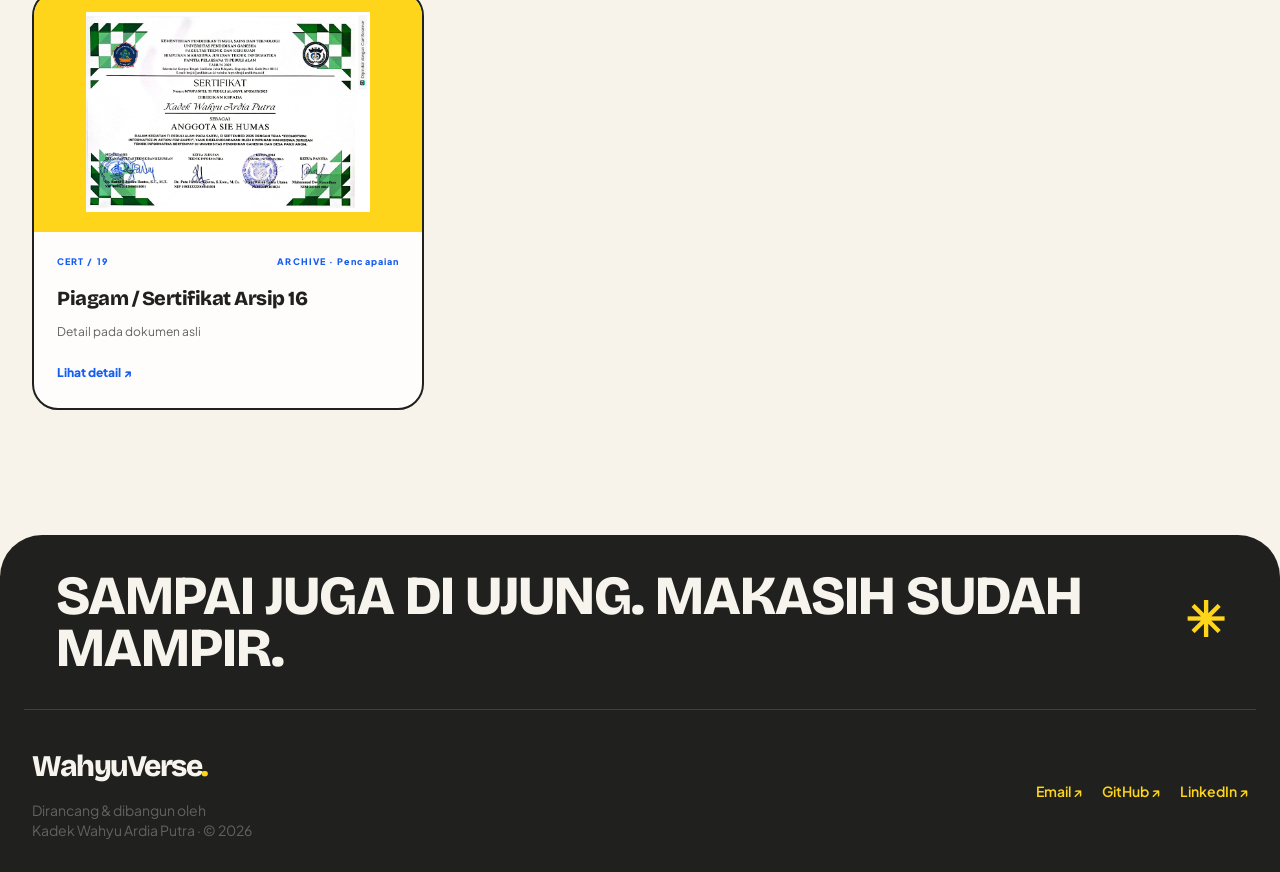
<file: WahyuVerse/pengalaman.html>
<!DOCTYPE html>

<html lang="id">
<head>
<meta charset="utf-8"/>
<meta content="width=device-width, initial-scale=1.0" name="viewport"/>
<meta content="Portofolio Kadek Wahyu Ardia Putra — mahasiswa Ilmu Komputer Undiksha. Eksplorasi Data Science, AI, UI/UX, organisasi, dan karya seni." name="description"/>
<meta content="light dark" name="color-scheme"/>
<title>Pengalaman | WahyuVerse.</title>
<script src="assets/js/theme-init.js">
</script>
<link href="assets/favicon.svg" rel="icon" type="image/svg+xml"/>
<link href="https://fonts.googleapis.com" rel="preconnect"/>
<link crossorigin="" href="https://fonts.gstatic.com" rel="preconnect"/>
<link href="https://fonts.googleapis.com/css2?family=Bricolage+Grotesque:opsz,wght@12..96,500;12..96,600;12..96,700;12..96,800&amp;family=Instrument+Serif:ital@0;1&amp;family=Plus+Jakarta+Sans:wght@400;500;600;700;800&amp;display=swap" rel="stylesheet"/>
<link href="assets/vendor/fontawesome/css/all.min.css" rel="stylesheet"/>
<link href="assets/css/style.css" rel="stylesheet"/>
<script defer="" src="assets/js/data.js">
</script><script defer="" src="assets/js/collections.js"></script>
<script defer="" src="assets/js/media-gallery.js">
</script>
<script defer="" src="assets/js/main.js">
</script>
<script defer="" src="assets/js/effects.js">
</script>
<script defer="" src="assets/js/mascots.js"></script></head>
<body class="min-h-screen bg-base font-sans text-ink antialiased" data-page="pengalaman">
<a class="skip-link" href="#main">
<span class="tr" data-en="Skip to content">
    Lewati ke konten
   </span>
</a>
<header class="site-header sticky top-0 z-40">
<nav aria-label="Navigasi utama" class="site-nav">
<a aria-label="WahyuVerse" class="brand" href="index.html"><span aria-hidden="true" class="brand-mark">✳</span> WahyuVerse<span class="brand-dot">.</span></a>
<div class="nav-menu flex w-full flex-col order-last lg:order-none lg:w-auto lg:flex-row" id="navMenu">
<a class="nav-link" href="index.html">
<span class="tr" data-en="Home">
       Beranda
      </span>
</a>
<a class="nav-link" href="tentang.html">
<span class="tr" data-en="About">
       Tentang
      </span>
</a>
<a class="nav-link" href="proyek.html">
<span class="tr" data-en="Projects">
       Proyek
      </span>
</a>
<a aria-current="page" class="nav-link" href="pengalaman.html">
<span class="tr" data-en="Experience">
       Pengalaman
      </span>
</a>
<a class="nav-link" href="galeri.html">
<span class="tr" data-en="Creative Works">Karya</span>
</a>
<a class="nav-link nav-contact" href="kontak.html">
<span class="tr" data-en="Contact">
       Kontak
      </span>
</a>
</div>
<div class="nav-actions">
<button aria-label="Aktifkan mode gelap" aria-pressed="false" class="icon-button" id="themeToggle" type="button">
<i aria-hidden="true" class="fa-solid fa-moon">
</i>
</button>
<button aria-label="Switch to English" class="icon-button text-xs font-bold" id="langToggle" type="button">
      EN
     </button>
<button aria-controls="navMenu" aria-expanded="false" aria-label="Buka menu" class="icon-button lg:hidden" hidden="" id="menuToggle" type="button">
<i aria-hidden="true" class="fa-solid fa-bars">
</i>
</button>
</div>
</nav>
</header>
<main id="main" tabindex="-1">
<section class="section-shell pt-0">
<header class="page-heading verse-heading">
<span class="tr eyebrow" data-en="EXPERIENCE / 2025–2026">
      EXPERIENCE / 2025–2026
     </span>
<h1 class="mt-4 text-4xl font-extrabold tracking-tight sm:text-5xl"><span class="tr" data-en="THINGS I’VE&lt;br&gt;&lt;em class=&quot;editorial-serif&quot;&gt;been part of.&lt;/em&gt;">HAL-HAL YANG<br/><em class="editorial-serif">PERNAH KUIKUTI.</em></span></h1>
<p class="tr mt-5 max-w-2xl text-base leading-8 text-muted sm:text-lg" data-en="College hasn’t only happened inside classrooms. These moments shaped how I work, collaborate, and show up for a team.">
      Kuliah buatku bukan cuma soal kelas. Ada organisasi, kepanitiaan, orang-orang baru, dan banyak momen yang pelan-pelan membentuk cara aku bekerja bareng tim.
     </p>
</header>
<a class="btn-primary mb-10" href="https://www.instagram.com/ilmukomputer_undiksha" rel="noopener noreferrer" target="_blank">
<span class="tr" data-en="Instagram I Manage ↗">
      Instagram yang Saya Kelola ↗
     </span>
</a>
<div class="experience-category-heading"><span>01</span><div><p class="eyebrow"><span class="tr" data-en="CAMPUS & ORGANIZATION">KAMPUS & ORGANISASI</span></p><h2><span class="tr" data-en="The campus chapter.">Chapter kampus.</span></h2></div></div>
<div class="journey-years"><span>2025</span><span><span class="tr" data-en="LEARN · COLLABORATE · GROW">BELAJAR · BERKOLABORASI · BERTUMBUH</span></span><span>2026</span></div><div class="journey" id="journey"><div aria-hidden="true" class="journey-rail"><div class="journey-guide" id="journeyGuide"><div aria-hidden="true" class="verse-mascot mascot-journey" data-mascot="journey"></div></div></div>
<article class="group overflow-hidden rounded-3xl border border-line bg-card journey-card" data-milestone="0"><span aria-hidden="true" class="journey-dot">01</span>
<button aria-label="Rapat Kerja HMJ TI" class="block w-full overflow-hidden text-left relative" data-detail="exp_1" type="button">
<img alt="Rapat Kerja HMJ TI" class="aspect-[4/3] w-full object-cover transition duration-500 group-hover:scale-105" decoding="async" loading="lazy" src="images/Mei5.jpeg" width="960" height="1280"/>
<span aria-hidden="true" class="photo-badge">
        ▧ 3
       </span>
</button>
<div class="p-6">
<div class="flex items-center justify-between">
<p class="tr eyebrow" data-en="May 2025">
         Mei 2025
        </p>
<span class="text-sm font-bold text-muted">
         01
        </span>
</div>
<h2 class="tr mt-4 text-xl font-bold" data-en="Working Meeting">
        Rapat Kerja HMJ TI
       </h2>
<p class="tr mt-3 text-sm leading-7 text-muted" data-en="Formulating strategic work programs for the new cabinet (2025/2026).">
        Merumuskan program kerja strategis kabinet baru untuk periode masa bakti 2025/2026.
       </p>
<button class="text-link mt-5 text-sm font-bold" data-detail="exp_1" type="button">
<span class="tr" data-en="View moment →">
         Lihat momen →
        </span>
</button>
</div>
</article>
<article class="group overflow-hidden rounded-3xl border border-line bg-card journey-card" data-milestone="1"><span aria-hidden="true" class="journey-dot">02</span>
<button aria-label="Pembukaan IT Camp" class="block w-full overflow-hidden text-left" data-detail="exp_2" type="button">
<img alt="Sambutan IT Camp" class="aspect-[4/3] w-full object-cover transition duration-500 group-hover:scale-105" decoding="async" loading="lazy" src="images/Mei.jpeg" width="957" height="1280"/>
</button>
<div class="p-6">
<div class="flex items-center justify-between">
<p class="tr eyebrow" data-en="May 2025">
         Mei 2025
        </p>
<span class="text-sm font-bold text-muted">
         02
        </span>
</div>
<h2 class="tr mt-4 text-xl font-bold" data-en="IT Camp Opening">
        Pembukaan IT Camp
       </h2>
<p class="tr mt-3 text-sm leading-7 text-muted" data-en="Presenting the vision of outdoor orientation focused on strengthening new student solidarity.">
        Pemaparan visi orientasi luar ruangan yang difokuskan pada penguatan rasa kebersamaan mahasiswa baru.
       </p>
<button class="text-link mt-5 text-sm font-bold" data-detail="exp_2" type="button">
<span class="tr" data-en="View moment →">
         Lihat momen →
        </span>
</button>
</div>
</article>
<article class="group overflow-hidden rounded-3xl border border-line bg-card journey-card" data-milestone="2"><span aria-hidden="true" class="journey-dot">03</span>
<button aria-label="Solidaritas Informatika" class="block w-full overflow-hidden text-left" data-detail="exp_3" type="button">
<img alt="Kegiatan IT Camp" class="aspect-[4/3] w-full object-cover transition duration-500 group-hover:scale-105" decoding="async" loading="lazy" src="images/Mei1.jpeg" width="1060" height="600"/>
</button>
<div class="p-6">
<div class="flex items-center justify-between">
<p class="tr eyebrow" data-en="May 2025">
         Mei 2025
        </p>
<span class="text-sm font-bold text-muted">
         03
        </span>
</div>
<h2 class="tr mt-4 text-xl font-bold" data-en="Informatics Solidarity">
        Solidaritas Informatika
       </h2>
<p class="tr mt-3 text-sm leading-7 text-muted" data-en="Field activities with the committee to strengthen teamwork and leadership.">
        Kegiatan lapangan bersama seluruh panitia untuk mempererat kerja sama tim dan jiwa kepemimpinan.
       </p>
<button class="text-link mt-5 text-sm font-bold" data-detail="exp_3" type="button">
<span class="tr" data-en="View moment →">
         Lihat momen →
        </span>
</button>
</div>
</article>
<article class="group overflow-hidden rounded-3xl border border-line bg-card journey-card" data-milestone="3"><span aria-hidden="true" class="journey-dot">04</span>
<button aria-label="Penyuluhan IT Educare" class="block w-full overflow-hidden text-left relative" data-detail="exp_4" type="button">
<img alt="Penyampaian Materi IT Educare" class="aspect-[4/3] w-full object-cover transition duration-500 group-hover:scale-105" decoding="async" loading="lazy" src="images/Juli1.jpeg" width="1080" height="608"/>
<span aria-hidden="true" class="photo-badge">
        ▧ 2
       </span>
</button>
<div class="p-6">
<div class="flex items-center justify-between">
<p class="tr eyebrow" data-en="July 2025">
         Juli 2025
        </p>
<span class="text-sm font-bold text-muted">
         04
        </span>
</div>
<h2 class="tr mt-4 text-xl font-bold" data-en="IT Educare Counseling">
        Penyuluhan IT Educare
       </h2>
<p class="tr mt-3 text-sm leading-7 text-muted" data-en="Delivering digital literacy education directly to the community and students.">
        Penyampaian edukasi literasi digital secara langsung kepada masyarakat dan siswa dalam program pengabdian.
       </p>
<button class="text-link mt-5 text-sm font-bold" data-detail="exp_4" type="button">
<span class="tr" data-en="View moment →">
         Lihat momen →
        </span>
</button>
</div>
</article>
<article class="group overflow-hidden rounded-3xl border border-line bg-card journey-card" data-milestone="4"><span aria-hidden="true" class="journey-dot">05</span>
<button aria-label="Puncak IT Educare" class="block w-full overflow-hidden text-left relative" data-detail="exp_5" type="button">
<img alt="Panitia IT Educare 2025" class="aspect-[4/3] w-full object-cover transition duration-500 group-hover:scale-105" decoding="async" loading="lazy" src="images/Juli4.jpeg" width="1280" height="718"/>
<span aria-hidden="true" class="photo-badge">
        ▧ 2
       </span>
</button>
<div class="p-6">
<div class="flex items-center justify-between">
<p class="tr eyebrow" data-en="July 2025">
         Juli 2025
        </p>
<span class="text-sm font-bold text-muted">
         05
        </span>
</div>
<h2 class="tr mt-4 text-xl font-bold" data-en="IT Educare Peak">
        Puncak IT Educare
       </h2>
<p class="tr mt-3 text-sm leading-7 text-muted" data-en="Great collaboration from the entire committee in succeeding the annual educational event.">
        Kolaborasi hebat dari seluruh kepanitiaan HMJ TI dalam menyukseskan acara edukasi tahunan.
       </p>
<button class="text-link mt-5 text-sm font-bold" data-detail="exp_5" type="button">
<span class="tr" data-en="View moment →">
         Lihat momen →
        </span>
</button>
</div>
</article>
<article class="group overflow-hidden rounded-3xl border border-line bg-card journey-card" data-milestone="5"><span aria-hidden="true" class="journey-dot">06</span>
<button aria-label="Studi Banding HIMAPRODI" class="block w-full overflow-hidden text-left relative" data-detail="exp_6" type="button">
<img alt="Studi Banding HIMAPRODI" class="aspect-[4/3] w-full object-cover transition duration-500 group-hover:scale-105" decoding="async" loading="lazy" src="images/Juliiiiiii.jpeg" width="1280" height="960"/>
<span aria-hidden="true" class="photo-badge">
        ▧ 3
       </span>
</button>
<div class="p-6">
<div class="flex items-center justify-between">
<p class="tr eyebrow" data-en="July 2025">
         Juli 2025
        </p>
<span class="text-sm font-bold text-muted">
         06
        </span>
</div>
<h2 class="tr mt-4 text-xl font-bold" data-en="Comparative Study">
        Studi Banding HIMAPRODI
       </h2>
<p class="tr mt-3 text-sm leading-7 text-muted" data-en="Exchanging insights and innovative work programs with other student associations.">
        Bertukar wawasan dan program kerja inovatif bersama himpunan mahasiswa untuk memperluas perspektif organisasi.
       </p>
<button class="text-link mt-5 text-sm font-bold" data-detail="exp_6" type="button">
<span class="tr" data-en="View moment →">
         Lihat momen →
        </span>
</button>
</div>
</article>
<article class="group overflow-hidden rounded-3xl border border-line bg-card journey-card" data-milestone="6"><span aria-hidden="true" class="journey-dot">07</span>
<button aria-label="Sharing Session" class="block w-full overflow-hidden text-left relative" data-detail="exp_7" type="button">
<img alt="Sharing Session" class="aspect-[4/3] w-full object-cover transition duration-500 group-hover:scale-105" decoding="async" loading="lazy" src="images/Oktober1.jpeg" width="585" height="1040"/>
<span aria-hidden="true" class="photo-badge">
        ▧ 2
       </span>
</button>
<div class="p-6">
<div class="flex items-center justify-between">
<p class="tr eyebrow" data-en="October 2025">
         Oktober 2025
        </p>
<span class="text-sm font-bold text-muted">
         07
        </span>
</div>
<h2 class="tr mt-4 text-xl font-bold" data-en="Sharing Session">
        Sharing Session
       </h2>
<p class="tr mt-3 text-sm leading-7 text-muted" data-en="Sharing knowledge and experiences discussing tech innovation and technopreneurship.">
        Sesi berbagi ilmu dan pengalaman yang membahas inovasi teknologi serta technopreneurship bersama mahasiswa.
       </p>
<button class="text-link mt-5 text-sm font-bold" data-detail="exp_7" type="button">
<span class="tr" data-en="View moment →">
         Lihat momen →
        </span>
</button>
</div>
</article>
<article class="group overflow-hidden rounded-3xl border border-line bg-card journey-card" data-milestone="7"><span aria-hidden="true" class="journey-dot">08</span>
<button aria-label="INTEGER 2025" class="block w-full overflow-hidden text-left relative" data-detail="exp_8" type="button">
<img alt="INTEGER 2025" class="aspect-[4/3] w-full object-cover transition duration-500 group-hover:scale-105" decoding="async" loading="lazy" src="images/Integer Oktober.jpeg" width="585" height="1040"/>
<span aria-hidden="true" class="photo-badge">
        ▧ 2
       </span>
</button>
<div class="p-6">
<div class="flex items-center justify-between">
<p class="tr eyebrow" data-en="October 2025">
         Oktober 2025
        </p>
<span class="text-sm font-bold text-muted">
         08
        </span>
</div>
<h2 class="tr mt-4 text-xl font-bold" data-en="INTEGER 2025">
        INTEGER 2025
       </h2>
<p class="tr mt-3 text-sm leading-7 text-muted" data-en="Participating as a committee in INTEGER, a national IT exploration and competition platform.">
        Berpartisipasi dalam kepanitiaan INTEGER sebagai wadah eksplorasi dan kompetisi IT tingkat nasional.
       </p>
<button class="text-link mt-5 text-sm font-bold" data-detail="exp_8" type="button">
<span class="tr" data-en="View moment →">
         Lihat momen →
        </span>
</button>
</div>
</article>
<article class="group overflow-hidden rounded-3xl border border-line bg-card journey-card" data-milestone="8"><span aria-hidden="true" class="journey-dot">09</span>
<button aria-label="Kegiatan Kreatif" class="block w-full overflow-hidden text-left relative" data-detail="exp_9" type="button">
<img alt="Acara Cosplay November" class="aspect-[4/3] w-full object-cover transition duration-500 group-hover:scale-105" decoding="async" loading="lazy" src="images/November.jpeg" width="1224" height="816"/>
<span aria-hidden="true" class="photo-badge">
        ▧ 3
       </span>
</button>
<div class="p-6">
<div class="flex items-center justify-between">
<p class="tr eyebrow" data-en="November 2025">
         November 2025
        </p>
<span class="text-sm font-bold text-muted">
         09
        </span>
</div>
<h2 class="tr mt-4 text-xl font-bold" data-en="Creative Activities">
        Kegiatan Kreatif
       </h2>
<p class="tr mt-3 text-sm leading-7 text-muted" data-en="Supporting student creativity and enthusiasm in a pop culture (Cosplay) themed event.">
        Mendukung kreativitas dan antusiasme mahasiswa dalam acara bertema budaya pop (Cosplay).
       </p>
<button class="text-link mt-5 text-sm font-bold" data-detail="exp_9" type="button">
<span class="tr" data-en="View moment →">
         Lihat momen →
        </span>
</button>
</div>
</article>
<article class="group overflow-hidden rounded-3xl border border-line bg-card journey-card" data-milestone="9"><span aria-hidden="true" class="journey-dot">10</span>
<button aria-label="Pameran Program Studi" class="block w-full overflow-hidden text-left" data-detail="exp_10" type="button">
<img alt="Pameran Stand" class="aspect-[4/3] w-full object-cover transition duration-500 group-hover:scale-105" decoding="async" loading="lazy" src="images/November4.jpeg" width="1040" height="780"/>
</button>
<div class="p-6">
<div class="flex items-center justify-between">
<p class="tr eyebrow" data-en="November 2025">
         November 2025
        </p>
<span class="text-sm font-bold text-muted">
         10
        </span>
</div>
<h2 class="tr mt-4 text-xl font-bold" data-en="Program Exhibition">
        Pameran Program Studi
       </h2>
<p class="tr mt-3 text-sm leading-7 text-muted" data-en="Educating visitors by showcasing innovations and top activities of the CS department.">
        Mengedukasi pengunjung dengan memamerkan inovasi dan aktivitas unggulan dari program studi Ilmu Komputer.
       </p>
<button class="text-link mt-5 text-sm font-bold" data-detail="exp_10" type="button">
<span class="tr" data-en="View moment →">
         Lihat momen →
        </span>
</button>
</div>
</article>
<article class="group overflow-hidden rounded-3xl border border-line bg-card journey-card" data-milestone="10"><span aria-hidden="true" class="journey-dot">11</span>
<button aria-label="Sinergi Organisasi" class="block w-full overflow-hidden text-left" data-detail="exp_11" type="button">
<img alt="Sinergi Organisasi" class="aspect-[4/3] w-full object-cover transition duration-500 group-hover:scale-105" decoding="async" loading="lazy" src="images/November korma.jpeg" width="585" height="1040"/>
</button>
<div class="p-6">
<div class="flex items-center justify-between">
<p class="tr eyebrow" data-en="November 2025">
         November 2025
        </p>
<span class="text-sm font-bold text-muted">
         11
        </span>
</div>
<h2 class="tr mt-4 text-xl font-bold" data-en="Organizational Synergy">
        Sinergi Organisasi
       </h2>
<p class="tr mt-3 text-sm leading-7 text-muted" data-en="Moments of togetherness and organizational consolidation within the Faculty.">
        Momen kebersamaan dan konsolidasi kepengurusan organisasi mahasiswa di lingkungan Fakultas.
       </p>
<button class="text-link mt-5 text-sm font-bold" data-detail="exp_11" type="button">
<span class="tr" data-en="View moment →">
         Lihat momen →
        </span>
</button>
</div>
</article>
<article class="group overflow-hidden rounded-3xl border border-line bg-card journey-card" data-milestone="11"><span aria-hidden="true" class="journey-dot">12</span>
<button aria-label="PEMIRA Serentak FTK" class="block w-full overflow-hidden text-left" data-detail="exp_12" type="button">
<img alt="PEMIRA FTK 2026" class="aspect-[4/3] w-full object-cover transition duration-500 group-hover:scale-105" decoding="async" loading="lazy" src="images/Januari.jpeg" width="960" height="1280"/>
</button>
<div class="p-6">
<div class="flex items-center justify-between">
<p class="tr eyebrow" data-en="January 2026">
         Januari 2026
        </p>
<span class="text-sm font-bold text-muted">
         12
        </span>
</div>
<h2 class="tr mt-4 text-xl font-bold" data-en="Faculty Election">
        PEMIRA Serentak FTK
       </h2>
<p class="tr mt-3 text-sm leading-7 text-muted" data-en="Participating in the execution of the simultaneous Faculty Election (PEMIRA).">
        Berpartisipasi dalam penyelenggaraan Pemilihan Raya (PEMIRA) serentak Fakultas Teknik dan Kejuruan.
       </p>
<button class="text-link mt-5 text-sm font-bold" data-detail="exp_12" type="button">
<span class="tr" data-en="View moment →">
         Lihat momen →
        </span>
</button>
</div>
</article>
<article class="group overflow-hidden rounded-3xl border border-line bg-card journey-card" data-milestone="12"><span aria-hidden="true" class="journey-dot">13</span>
<button aria-label="Solidaritas Pengurus" class="block w-full overflow-hidden text-left" data-detail="exp_13" type="button">
<img alt="Kegiatan Himpunan" class="aspect-[4/3] w-full object-cover transition duration-500 group-hover:scale-105" decoding="async" loading="lazy" src="images/Februari.jpeg" width="585" height="1040"/>
</button>
<div class="p-6">
<div class="flex items-center justify-between">
<p class="tr eyebrow" data-en="February 2026">
         Februari 2026
        </p>
<span class="text-sm font-bold text-muted">
         13
        </span>
</div>
<h2 class="tr mt-4 text-xl font-bold" data-en="Board Solidarity">
        Solidaritas Pengurus
       </h2>
<p class="tr mt-3 text-sm leading-7 text-muted" data-en="Documentation of initial coordination and bonding with Informatics Association members.">
        Dokumentasi kebersamaan dan koordinasi awal bersama anggota Himpunan Mahasiswa Jurusan Teknik Informatika.
       </p>
<button class="text-link mt-5 text-sm font-bold" data-detail="exp_13" type="button">
<span class="tr" data-en="View moment →">
         Lihat momen →
        </span>
</button>
</div>
</article>
<article class="group overflow-hidden rounded-3xl border border-line bg-card journey-card" data-milestone="13"><span aria-hidden="true" class="journey-dot">14</span>
<button aria-label="Apresiasi Organisasi" class="block w-full overflow-hidden text-left relative" data-detail="exp_14" type="button">
<img alt="Pencapaian Mahasiswa" class="aspect-[4/3] w-full object-cover transition duration-500 group-hover:scale-105" decoding="async" loading="lazy" src="images/Maret2.jpeg" width="585" height="1040"/>
<span aria-hidden="true" class="photo-badge">
        ▧ 2
       </span>
</button>
<div class="p-6">
<div class="flex items-center justify-between">
<p class="tr eyebrow" data-en="March 2026">
         Maret 2026
        </p>
<span class="text-sm font-bold text-muted">
         14
        </span>
</div>
<h2 class="tr mt-4 text-xl font-bold" data-en="Organizational Appreciation">
        Apresiasi Organisasi
       </h2>
<p class="tr mt-3 text-sm leading-7 text-muted" data-en="Receiving awards and certificates as appreciation for academic and organizational dedication.">
        Menerima penghargaan dan sertifikat sebagai bentuk apresiasi atas dedikasi serta pencapaian di bidang akademik dan organisasi.
       </p>
<button class="text-link mt-5 text-sm font-bold" data-detail="exp_14" type="button">
<span class="tr" data-en="View moment →">
         Lihat momen →
        </span>
</button>
</div>
</article>
<article class="group overflow-hidden rounded-3xl border border-line bg-card journey-card" data-milestone="14"><span aria-hidden="true" class="journey-dot">15</span>
<button aria-label="Kekompakan Panitia" class="block w-full overflow-hidden text-left" data-detail="exp_15" type="button">
<img alt="Koordinasi Tim" class="aspect-[4/3] w-full object-cover transition duration-500 group-hover:scale-105" decoding="async" loading="lazy" src="images/Maret4.jpeg" width="585" height="1040"/>
</button>
<div class="p-6">
<div class="flex items-center justify-between">
<p class="tr eyebrow" data-en="March 2026">
         Maret 2026
        </p>
<span class="text-sm font-bold text-muted">
         15
        </span>
</div>
<h2 class="tr mt-4 text-xl font-bold" data-en="Committee Unity">
        Kekompakan Panitia
       </h2>
<p class="tr mt-3 text-sm leading-7 text-muted" data-en="Moments of synergy among committee teams in preparing and succeeding various campus programs.">
        Momen kebersamaan dan sinergi tim panitia dalam mempersiapkan dan menyukseskan berbagai program kerja kampus.
       </p>
<button class="text-link mt-5 text-sm font-bold" data-detail="exp_15" type="button">
<span class="tr" data-en="View moment →">
         Lihat momen →
        </span>
</button>
</div>
</article>
<article class="group overflow-hidden rounded-3xl border border-line bg-card journey-card" data-milestone="15"><span aria-hidden="true" class="journey-dot">16</span>
<button aria-label="Suksesi Camp" class="block w-full overflow-hidden text-left relative" data-detail="exp_16" type="button">
<img alt="Suksesi Camp" class="aspect-[4/3] w-full object-cover transition duration-500 group-hover:scale-105" decoding="async" loading="lazy" src="images/akhir maret.jpeg" width="1280" height="853"/>
<span aria-hidden="true" class="photo-badge">
        ▧ 2
       </span>
</button>
<div class="p-6">
<div class="flex items-center justify-between">
<p class="tr eyebrow" data-en="Late March 2026">
         Akhir Maret 2026
        </p>
<span class="text-sm font-bold text-muted">
         16
        </span>
</div>
<h2 class="tr mt-4 text-xl font-bold" data-en="Succession Camp">
        Suksesi Camp
       </h2>
<p class="tr mt-3 text-sm leading-7 text-muted" data-en="Character development and leadership regeneration activities through an outdoor Succession Camp.">
        Kegiatan pengembangan karakter dan regenerasi kepemimpinan melalui program Suksesi Camp di alam terbuka.
       </p>
<button class="text-link mt-5 text-sm font-bold" data-detail="exp_16" type="button">
<span class="tr" data-en="View moment →">
         Lihat momen →
        </span>
</button>
</div>
</article>
</div>
</section>

<section class="section-shell scout-section" id="pramuka">
  <div class="section-intro"><div><p class="eyebrow"><span class="tr" data-en="SCOUT / PRAMUKA">SCOUT / PRAMUKA</span></p><h2 class="section-title"><span class="tr" data-en="Before campus, there was&lt;br&gt;&lt;em class=&quot;editorial-serif&quot;&gt;another adventure.&lt;/em&gt;">Sebelum cerita kampus,<br>ada <em class="editorial-serif">petualangan lain.</em></span></h2></div><p class="max-w-md text-muted"><span class="tr" data-en="A separate chapter for scouting — not mixed with my campus organization experience.">Chapter khusus Pramuka—sengaja dipisahkan dari pengalaman organisasi kampus.</span></p></div>
  <div data-scout-experiences></div>
</section>
<section class="section-shell certificates-section" id="certificates"><div class="section-intro"><div><p class="eyebrow"><span class="tr" data-en="LEARNING MILESTONES">JEJAK BELAJAR</span></p><h2 class="section-title"><span class="tr" data-en="MILESTONES&lt;br&gt;&lt;em class=&quot;editorial-serif&quot;&gt;along the way.&lt;/em&gt;">JEJAK KECIL<br/><em class="editorial-serif">DI PERJALANAN.</em></span></h2></div><p class="max-w-md text-muted"><span class="tr" data-en="Not really about collecting certificates. More about the lessons, experiences, and stories behind them.">Bukan soal mengumpulkan kertasnya. Lebih ke pengalaman, pelajaran, dan cerita yang kubawa pulang.</span></p></div><div class="certificate-grid" data-certificates="all"></div><noscript><p><span class="tr" data-en="Enable JavaScript to explore the certificate archive.">Aktifkan JavaScript untuk menjelajahi arsip sertifikat.</span></p></noscript></section></main>
<footer class="verse-footer"><div class="footer-note"><span class="tr" data-en="You reached the end. Thanks for stopping by.">Sampai juga di ujung. Makasih sudah mampir.</span> <span aria-hidden="true">✳</span></div>
<div class="mx-auto flex max-w-7xl flex-col gap-6 px-5 py-8 sm:flex-row sm:items-center sm:justify-between sm:px-8">
<div>
<a class="footer-brand" href="index.html">WahyuVerse<span class="brand-dot">.</span></a>
<p class="mt-2 text-sm text-muted"><span class="tr" data-en="Designed &amp;amp; built by">Dirancang &amp; dibangun oleh</span><br/>Kadek Wahyu Ardia Putra · © 2026</p>
</div>
<div class="flex flex-wrap gap-5 text-sm font-semibold">
<a class="text-link" href="mailto:ardiawahyu7@gmail.com">
      Email ↗
     </a>
<a class="text-link" href="https://github.com/HaruHiro123" rel="noopener noreferrer" target="_blank">
      GitHub ↗
     </a>
<a class="text-link" href="https://www.linkedin.com/in/kadek-wahyu-ardia-putra-6b296532b/" rel="noopener noreferrer" target="_blank">
      LinkedIn ↗
     </a>
</div>
</div>
</footer>
<dialog aria-labelledby="modalTitle" class="w-[calc(100%-2rem)] max-w-3xl rounded-3xl border border-line bg-base p-0 text-ink shadow-2xl" id="detailModal">
<div class="sticky top-0 z-10 flex items-center justify-between gap-4 border-b border-line bg-base px-5 py-4 sm:px-8">
<span class="eyebrow">
<span class="tr" data-en="Portfolio detail">
      Detail portofolio
     </span>
</span>
<button aria-label="Tutup detail" autofocus="" class="icon-button" id="closeModal" type="button">
<i aria-hidden="true" class="fa-solid fa-xmark">
</i>
</button>
</div>
<div class="p-5 sm:p-8">
<div class="mb-6 grid gap-4" id="modalImages">
</div>
<h2 class="text-2xl font-extrabold sm:text-3xl" id="modalTitle">
</h2>
<div class="detail-copy mt-5 text-muted" id="modalDesc">
</div>
<a class="btn-primary mt-6" hidden="" id="modalLink" rel="noopener noreferrer" target="_blank">
</a>
</div>
</dialog>
</body>
</html>
</file>
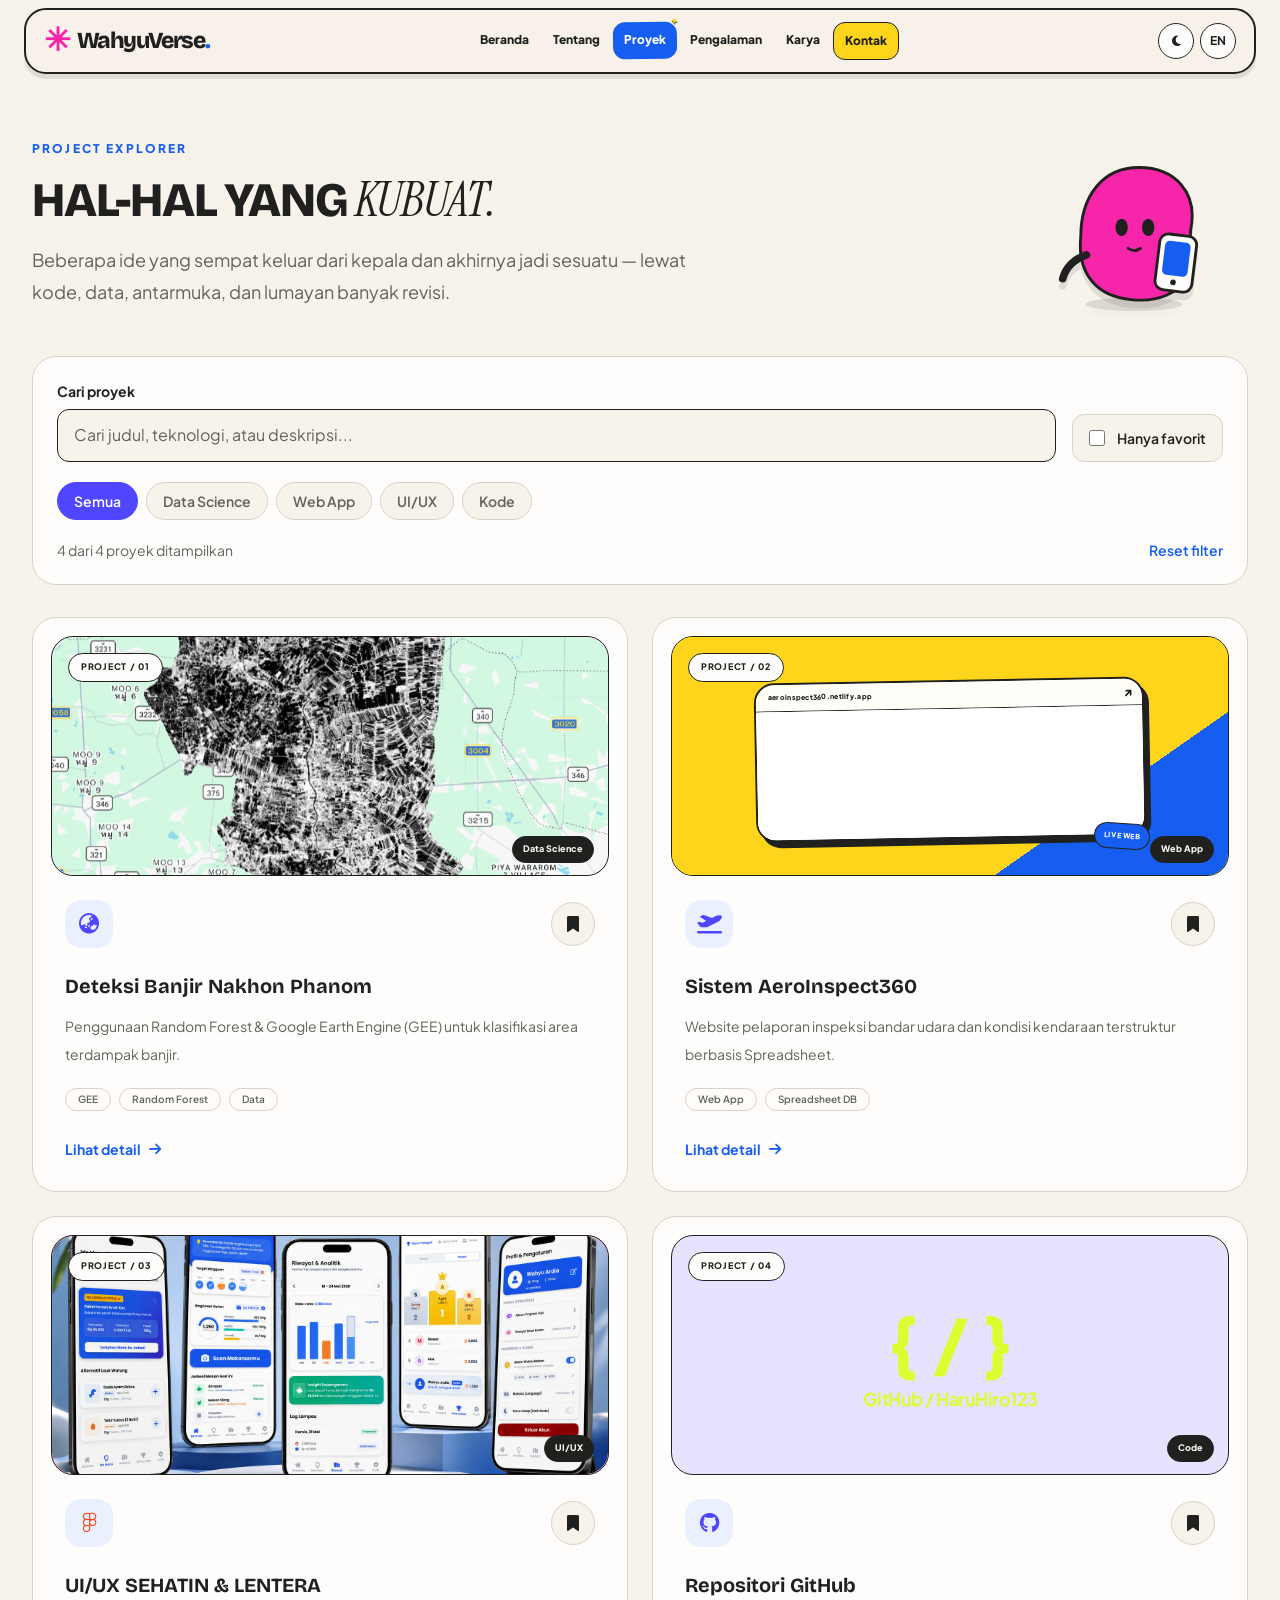
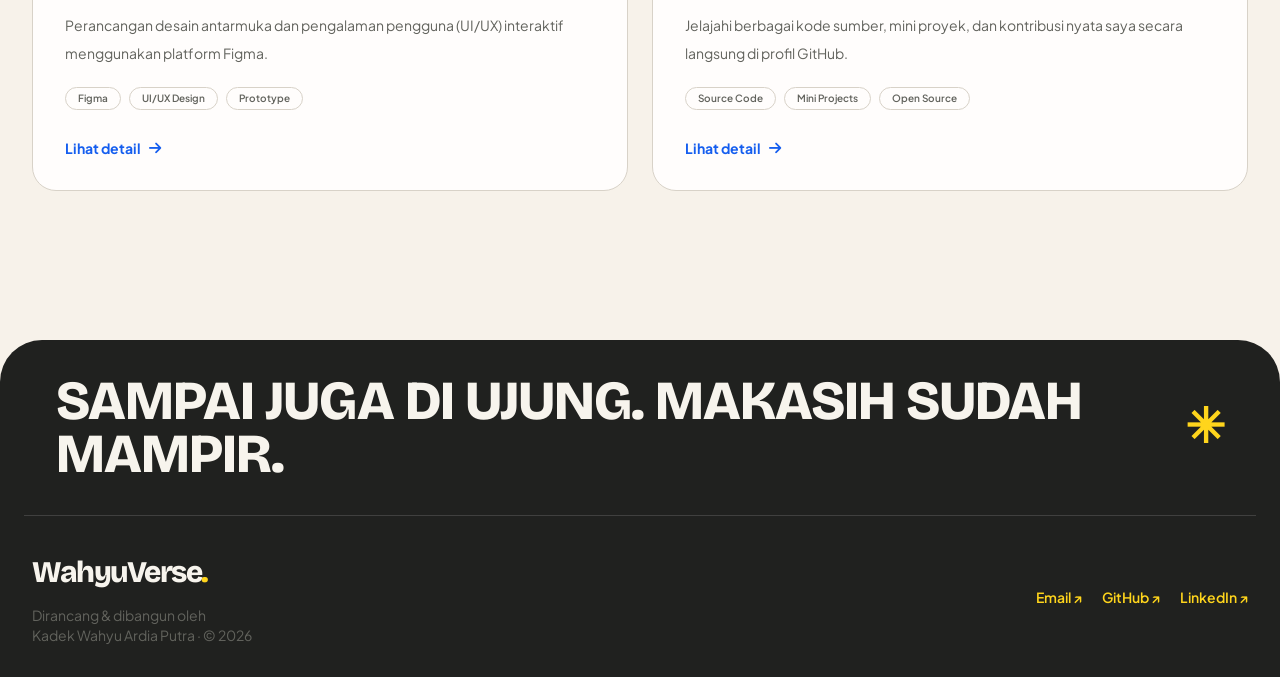
<file: WahyuVerse/proyek.html>
<!DOCTYPE html>

<html lang="id">
<head>
<meta charset="utf-8"/>
<meta content="width=device-width, initial-scale=1.0" name="viewport"/>
<meta content="Portofolio Kadek Wahyu Ardia Putra — mahasiswa Ilmu Komputer Undiksha. Eksplorasi Data Science, AI, UI/UX, organisasi, dan karya seni." name="description"/>
<meta content="light dark" name="color-scheme"/>
<title>Proyek | WahyuVerse.</title>
<script src="assets/js/theme-init.js">
</script>
<link href="assets/favicon.svg" rel="icon" type="image/svg+xml"/>
<link href="https://fonts.googleapis.com" rel="preconnect"/>
<link crossorigin="" href="https://fonts.gstatic.com" rel="preconnect"/>
<link href="https://fonts.googleapis.com/css2?family=Bricolage+Grotesque:opsz,wght@12..96,500;12..96,600;12..96,700;12..96,800&amp;family=Instrument+Serif:ital@0;1&amp;family=Plus+Jakarta+Sans:wght@400;500;600;700;800&amp;display=swap" rel="stylesheet"/>
<link href="assets/vendor/fontawesome/css/all.min.css" rel="stylesheet"/>
<link href="assets/css/style.css" rel="stylesheet"/>
<script defer="" src="assets/js/data.js">
</script><script defer="" src="assets/js/collections.js"></script>
<script defer="" src="assets/js/media-gallery.js">
</script>
<script defer="" src="assets/js/main.js">
</script>
<script defer="" src="assets/js/proyek.js">
</script>
<script defer="" src="assets/js/effects.js">
</script>
<script defer="" src="assets/js/mascots.js"></script></head>
<body class="min-h-screen bg-base font-sans text-ink antialiased" data-page="proyek">
<a class="skip-link" href="#main">
<span class="tr" data-en="Skip to content">
    Lewati ke konten
   </span>
</a>
<header class="site-header sticky top-0 z-40">
<nav aria-label="Navigasi utama" class="site-nav">
<a aria-label="WahyuVerse" class="brand" href="index.html"><span aria-hidden="true" class="brand-mark">✳</span> WahyuVerse<span class="brand-dot">.</span></a>
<div class="nav-menu flex w-full flex-col order-last lg:order-none lg:w-auto lg:flex-row" id="navMenu">
<a class="nav-link" href="index.html">
<span class="tr" data-en="Home">
       Beranda
      </span>
</a>
<a class="nav-link" href="tentang.html">
<span class="tr" data-en="About">
       Tentang
      </span>
</a>
<a aria-current="page" class="nav-link" href="proyek.html">
<span class="tr" data-en="Projects">
       Proyek
      </span>
</a>
<a class="nav-link" href="pengalaman.html">
<span class="tr" data-en="Experience">
       Pengalaman
      </span>
</a>
<a class="nav-link" href="galeri.html">
<span class="tr" data-en="Creative Works">Karya</span>
</a>
<a class="nav-link nav-contact" href="kontak.html">
<span class="tr" data-en="Contact">
       Kontak
      </span>
</a>
</div>
<div class="nav-actions">
<button aria-label="Aktifkan mode gelap" aria-pressed="false" class="icon-button" id="themeToggle" type="button">
<i aria-hidden="true" class="fa-solid fa-moon">
</i>
</button>
<button aria-label="Switch to English" class="icon-button text-xs font-bold" id="langToggle" type="button">
      EN
     </button>
<button aria-controls="navMenu" aria-expanded="false" aria-label="Buka menu" class="icon-button lg:hidden" hidden="" id="menuToggle" type="button">
<i aria-hidden="true" class="fa-solid fa-bars">
</i>
</button>
</div>
</nav>
</header>
<main id="main" tabindex="-1">
<section class="section-shell pt-0">
<header class="page-heading verse-heading">
<span class="tr eyebrow" data-en="PROJECT EXPLORER">
      PROJECT EXPLORER
     </span>
<h1 class="tr mt-4 text-4xl font-extrabold tracking-tight sm:text-5xl" data-en="THINGS I’VE &lt;em class=&quot;editorial-serif&quot;&gt;built.&lt;/em&gt;">HAL-HAL YANG <em class="editorial-serif">KUBUAT.</em></h1>
<p class="tr mt-5 max-w-2xl text-base leading-8 text-muted sm:text-lg" data-en="A few ideas that escaped my head and somehow became real — through code, data, interfaces, and a lot of revisions.">Beberapa ide yang sempat keluar dari kepala dan akhirnya jadi sesuatu — lewat kode, data, antarmuka, dan lumayan banyak revisi.</p>
<div aria-hidden="true" class="verse-mascot mascot-project heading-mascot" data-mascot="project"></div></header>
<!-- TUGAS JAVASCRIPT: pencarian, filter kategori, dan favorit proyek. -->
<div class="mb-8 rounded-3xl border border-line bg-surface p-5 sm:p-6" hidden="" id="projectControls">
<div class="flex flex-col gap-4 md:flex-row md:items-end">
<div class="flex-1">
<label class="mb-2 block text-sm font-bold" for="projectSearch">
<span class="tr" data-en="Search projects">
         Cari proyek
        </span>
</label>
<input autocomplete="off" class="form-input" id="projectSearch" placeholder="Cari judul, teknologi, atau deskripsi..." type="search"/>
</div>
<label class="flex min-h-12 cursor-pointer items-center gap-3 rounded-xl border border-line bg-base px-4 text-sm font-semibold">
<input class="size-4 accent-blue-600" id="favoritesOnly" type="checkbox"/>
<span class="tr" data-en="Favorites only">
        Hanya favorit
       </span>
</label>
</div>
<div aria-label="Filter kategori" class="mt-5 flex flex-wrap gap-2" role="group">
<button aria-pressed="true" class="filter-button" data-filter="all" type="button">
<span class="tr" data-en="All">
        Semua
       </span>
</button>
<button aria-pressed="false" class="filter-button" data-filter="data" type="button">
<span class="tr" data-en="Data Science">
        Data Science
       </span>
</button>
<button aria-pressed="false" class="filter-button" data-filter="web" type="button">
<span class="tr" data-en="Web App">
        Web App
       </span>
</button>
<button aria-pressed="false" class="filter-button" data-filter="design" type="button">
<span class="tr" data-en="UI/UX">
        UI/UX
       </span>
</button>
<button aria-pressed="false" class="filter-button" data-filter="code" type="button">
<span class="tr" data-en="Code">
        Kode
       </span>
</button>
</div>
<div class="mt-5 flex flex-wrap items-center justify-between gap-3 text-sm">
<p aria-live="polite" class="text-muted" id="projectCount" role="status">
</p>
<button class="text-link font-semibold" id="resetFilters" type="button">
<span class="tr" data-en="Reset filters">
        Reset filter
       </span>
</button>
</div>
</div>
<noscript>
<p class="mb-6 rounded-xl border border-line p-4">
      Aktifkan JavaScript untuk mencari, memfilter, menyimpan favorit, dan membuka detail proyek.
     </p>
</noscript>
<div class="project-grid grid gap-6 md:grid-cols-2" id="projectGrid">
<article class="project-card group flex min-w-0 flex-col rounded-3xl border border-line bg-card p-6 transition duration-300 hover:-translate-y-1 hover:border-blue-400 hover:shadow-xl hover:shadow-blue-500/5 sm:p-8" data-category="data" data-cursor="view" data-project="proj1"><div class="project-preview"><span class="project-number">PROJECT / 01</span><img alt="Deteksi Banjir Nakhon Phanom" decoding="async" height="450" loading="lazy" src="images/image_1a5e6a.png" width="720"/><span class="project-category">Data Science</span></div>
<div class="mb-6 flex items-center justify-between">
<span class="flex size-12 items-center justify-center rounded-2xl bg-blue-500/10 text-xl text-blue-600">
<i class="fa-solid fa-earth-asia">
</i>
</span>
<button aria-label="Simpan proyek: Deteksi Banjir Nakhon Phanom" aria-pressed="false" class="icon-button favorite-button" data-favorite="proj1" type="button">
<i aria-hidden="true" class="fa-solid fa-bookmark">
</i>
</button>
</div>
<h2 class="tr text-xl font-bold leading-7" data-en="Nakhon Phanom Flood Detection">
       Deteksi Banjir Nakhon Phanom
      </h2>
<p class="tr mt-3 flex-1 text-sm leading-7 text-muted" data-en="Using Random Forest &amp; Google Earth Engine (GEE) to classify flood-affected areas.">
       Penggunaan Random Forest &amp; Google Earth Engine (GEE) untuk klasifikasi area terdampak banjir.
      </p>
<div class="mb-7 mt-5 flex flex-wrap gap-2">
<span class="tag">
        GEE
       </span>
<span class="tag">
        Random Forest
       </span>
<span class="tag">
        Data
       </span>
</div>
<button class="text-link mt-auto inline-flex items-center gap-2 text-sm font-bold" data-cursor="view" data-detail="proj1" type="button">
<span class="tr" data-en="View details">
        Lihat detail
       </span>
<i aria-hidden="true" class="fa-solid fa-arrow-right">
</i>
</button>
</article>
<article class="project-card group flex min-w-0 flex-col rounded-3xl border border-line bg-card p-6 transition duration-300 hover:-translate-y-1 hover:border-blue-400 hover:shadow-xl hover:shadow-blue-500/5 sm:p-8" data-category="web" data-cursor="view" data-project="proj2"><div class="project-preview aero-project-preview"><span class="project-number">PROJECT / 02</span><div class="aero-live-canvas" aria-label="Preview website AeroInspect360"><div class="aero-browser"><div class="aero-browser-bar"><span class="aero-browser-title">aeroinspect360.netlify.app</span><span class="aero-browser-arrow" aria-hidden="true">↗</span></div><div class="aero-browser-screen"><iframe src="https://aeroinspect360.netlify.app/" title="AeroInspect360 website preview" loading="lazy" tabindex="-1" aria-hidden="true"></iframe><div class="aero-preview-fallback"><i class="fa-solid fa-plane-departure" aria-hidden="true"></i><strong>AeroInspect360</strong><span class="tr" data-en="Live website preview">Preview website asli</span></div></div></div><span class="aero-mini-sticker">LIVE WEB</span></div><span class="project-category">Web App</span></div>
<div class="mb-6 flex items-center justify-between">
<span class="flex size-12 items-center justify-center rounded-2xl bg-blue-500/10 text-xl text-blue-600">
<i class="fa-solid fa-plane-departure">
</i>
</span>
<button aria-label="Simpan proyek: Sistem AeroInspect360" aria-pressed="false" class="icon-button favorite-button" data-favorite="proj2" type="button">
<i aria-hidden="true" class="fa-solid fa-bookmark">
</i>
</button>
</div>
<h2 class="tr text-xl font-bold leading-7" data-en="Sistem AeroInspect360">
       Sistem AeroInspect360
      </h2>
<p class="tr mt-3 flex-1 text-sm leading-7 text-muted" data-en="Airport inspection reporting website and structured vehicle condition database using Spreadsheet.">
       Website pelaporan inspeksi bandar udara dan kondisi kendaraan terstruktur berbasis Spreadsheet.
      </p>
<div class="mb-7 mt-5 flex flex-wrap gap-2">
<span class="tag">
        Web App
       </span>
<span class="tag">
        Spreadsheet DB
       </span>
</div>
<button class="text-link mt-auto inline-flex items-center gap-2 text-sm font-bold" data-cursor="view" data-detail="proj2" type="button">
<span class="tr" data-en="View details">
        Lihat detail
       </span>
<i aria-hidden="true" class="fa-solid fa-arrow-right">
</i>
</button>
</article>
<article class="project-card group flex min-w-0 flex-col rounded-3xl border border-line bg-card p-6 transition duration-300 hover:-translate-y-1 hover:border-blue-400 hover:shadow-xl hover:shadow-blue-500/5 sm:p-8" data-category="design" data-cursor="view" data-project="proj3"><div class="project-preview"><span class="project-number">PROJECT / 03</span><img alt="UI/UX SEHATIN &amp; LENTERA" decoding="async" height="450" loading="lazy" src="images/mockup fix.png" width="720"/><span class="project-category">UI/UX</span></div>
<div class="mb-6 flex items-center justify-between">
<span class="flex size-12 items-center justify-center rounded-2xl bg-blue-500/10 text-xl text-blue-600">
<i class="fa-brands fa-figma" style="color: #f24e1e;">
</i>
</span>
<button aria-label="Simpan proyek: UI/UX SEHATIN &amp; LENTERA" aria-pressed="false" class="icon-button favorite-button" data-favorite="proj3" type="button">
<i aria-hidden="true" class="fa-solid fa-bookmark">
</i>
</button>
</div>
<h2 class="tr text-xl font-bold leading-7" data-en="SEHATIN &amp; LENTERA UI/UX">
       UI/UX SEHATIN &amp; LENTERA
      </h2>
<p class="tr mt-3 flex-1 text-sm leading-7 text-muted" data-en="Interactive user interface (UI) and user experience (UX) design using Figma.">
       Perancangan desain antarmuka dan pengalaman pengguna (UI/UX) interaktif menggunakan platform Figma.
      </p>
<div class="mb-7 mt-5 flex flex-wrap gap-2">
<span class="tag">
        Figma
       </span>
<span class="tag">
        UI/UX Design
       </span>
<span class="tag">
        Prototype
       </span>
</div>
<button class="text-link mt-auto inline-flex items-center gap-2 text-sm font-bold" data-cursor="view" data-detail="proj3" type="button">
<span class="tr" data-en="View details">
        Lihat detail
       </span>
<i aria-hidden="true" class="fa-solid fa-arrow-right">
</i>
</button>
</article>
<article class="project-card group flex min-w-0 flex-col rounded-3xl border border-line bg-card p-6 transition duration-300 hover:-translate-y-1 hover:border-blue-400 hover:shadow-xl hover:shadow-blue-500/5 sm:p-8" data-category="code" data-cursor="view" data-project="proj4"><div class="project-preview"><span class="project-number">PROJECT / 04</span><div class="project-typographic"><span aria-hidden="true">{ / }</span><strong>GitHub / HaruHiro123</strong></div><span class="project-category">Code</span></div>
<div class="mb-6 flex items-center justify-between">
<span class="flex size-12 items-center justify-center rounded-2xl bg-blue-500/10 text-xl text-blue-600">
<i class="fa-brands fa-github">
</i>
</span>
<button aria-label="Simpan proyek: Repositori GitHub" aria-pressed="false" class="icon-button favorite-button" data-favorite="proj4" type="button">
<i aria-hidden="true" class="fa-solid fa-bookmark">
</i>
</button>
</div>
<h2 class="tr text-xl font-bold leading-7" data-en="GitHub Repository">
       Repositori GitHub
      </h2>
<p class="tr mt-3 flex-1 text-sm leading-7 text-muted" data-en="Explore various source codes, mini projects, and my active contributions directly on my GitHub profile.">
       Jelajahi berbagai kode sumber, mini proyek, dan kontribusi nyata saya secara langsung di profil GitHub.
      </p>
<div class="mb-7 mt-5 flex flex-wrap gap-2">
<span class="tag">
        Source Code
       </span>
<span class="tag">
        Mini Projects
       </span>
<span class="tag">
        Open Source
       </span>
</div>
<button class="text-link mt-auto inline-flex items-center gap-2 text-sm font-bold" data-cursor="view" data-detail="proj4" type="button">
<span class="tr" data-en="View details">
        Lihat detail
       </span>
<i aria-hidden="true" class="fa-solid fa-arrow-right">
</i>
</button>
</article>
</div>
<div class="rounded-3xl border border-dashed border-line bg-surface px-6 py-16 text-center" hidden="" id="emptyProjects">
<i aria-hidden="true" class="fa-solid fa-magnifying-glass">
</i>
<h2 class="tr mt-4 text-xl font-bold" data-en="No matching projects.">
      Belum ada proyek yang cocok.
     </h2>
<p class="tr mt-3 leading-7 text-muted" data-en="Try another keyword or reset the filters. Use the bookmark icon to save favorites.">
      Coba kata kunci lain atau reset filter. Gunakan ikon bookmark untuk menyimpan favorit.
     </p>
</div>
<p aria-live="polite" class="mt-6 text-sm text-muted" id="favoriteFeedback" role="status">
</p>
</section>
</main>
<footer class="verse-footer"><div class="footer-note"><span class="tr" data-en="You reached the end. Thanks for stopping by.">Sampai juga di ujung. Makasih sudah mampir.</span> <span aria-hidden="true">✳</span></div>
<div class="mx-auto flex max-w-7xl flex-col gap-6 px-5 py-8 sm:flex-row sm:items-center sm:justify-between sm:px-8">
<div>
<a class="footer-brand" href="index.html">WahyuVerse<span class="brand-dot">.</span></a>
<p class="mt-2 text-sm text-muted"><span class="tr" data-en="Designed &amp;amp; built by">Dirancang &amp; dibangun oleh</span><br/>Kadek Wahyu Ardia Putra · © 2026</p>
</div>
<div class="flex flex-wrap gap-5 text-sm font-semibold">
<a class="text-link" href="mailto:ardiawahyu7@gmail.com">
      Email ↗
     </a>
<a class="text-link" href="https://github.com/HaruHiro123" rel="noopener noreferrer" target="_blank">
      GitHub ↗
     </a>
<a class="text-link" href="https://www.linkedin.com/in/kadek-wahyu-ardia-putra-6b296532b/" rel="noopener noreferrer" target="_blank">
      LinkedIn ↗
     </a>
</div>
</div>
</footer>
<dialog aria-labelledby="modalTitle" class="w-[calc(100%-2rem)] max-w-3xl rounded-3xl border border-line bg-base p-0 text-ink shadow-2xl" id="detailModal">
<div class="sticky top-0 z-10 flex items-center justify-between gap-4 border-b border-line bg-base px-5 py-4 sm:px-8">
<span class="eyebrow">
<span class="tr" data-en="Portfolio detail">
      Detail portofolio
     </span>
</span>
<button aria-label="Tutup detail" autofocus="" class="icon-button" id="closeModal" type="button">
<i aria-hidden="true" class="fa-solid fa-xmark">
</i>
</button>
</div>
<div class="p-5 sm:p-8">
<div class="mb-6 grid gap-4" id="modalImages">
</div>
<h2 class="text-2xl font-extrabold sm:text-3xl" id="modalTitle">
</h2>
<div class="detail-copy mt-5 text-muted" id="modalDesc">
</div>
<a class="btn-primary mt-6" hidden="" id="modalLink" rel="noopener noreferrer" target="_blank">
</a>
</div>
</dialog>
</body>
</html>
</file>
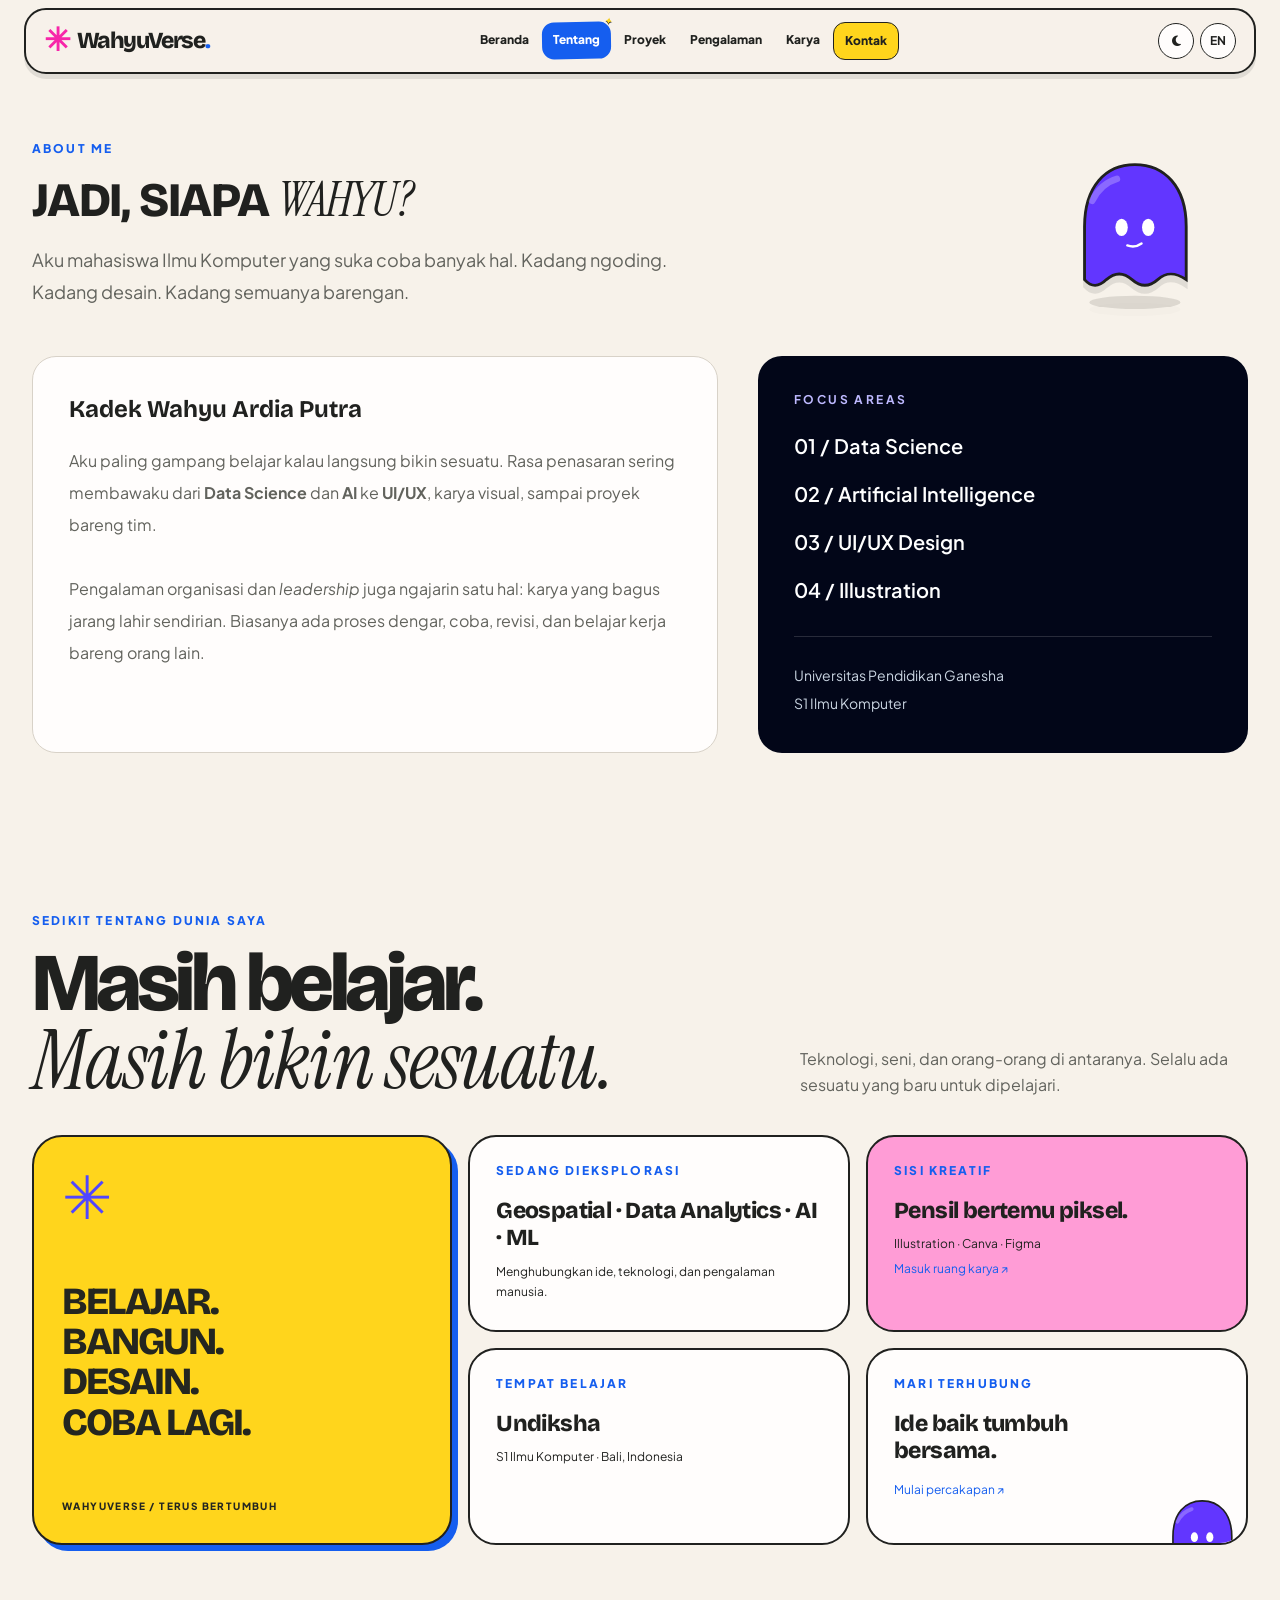
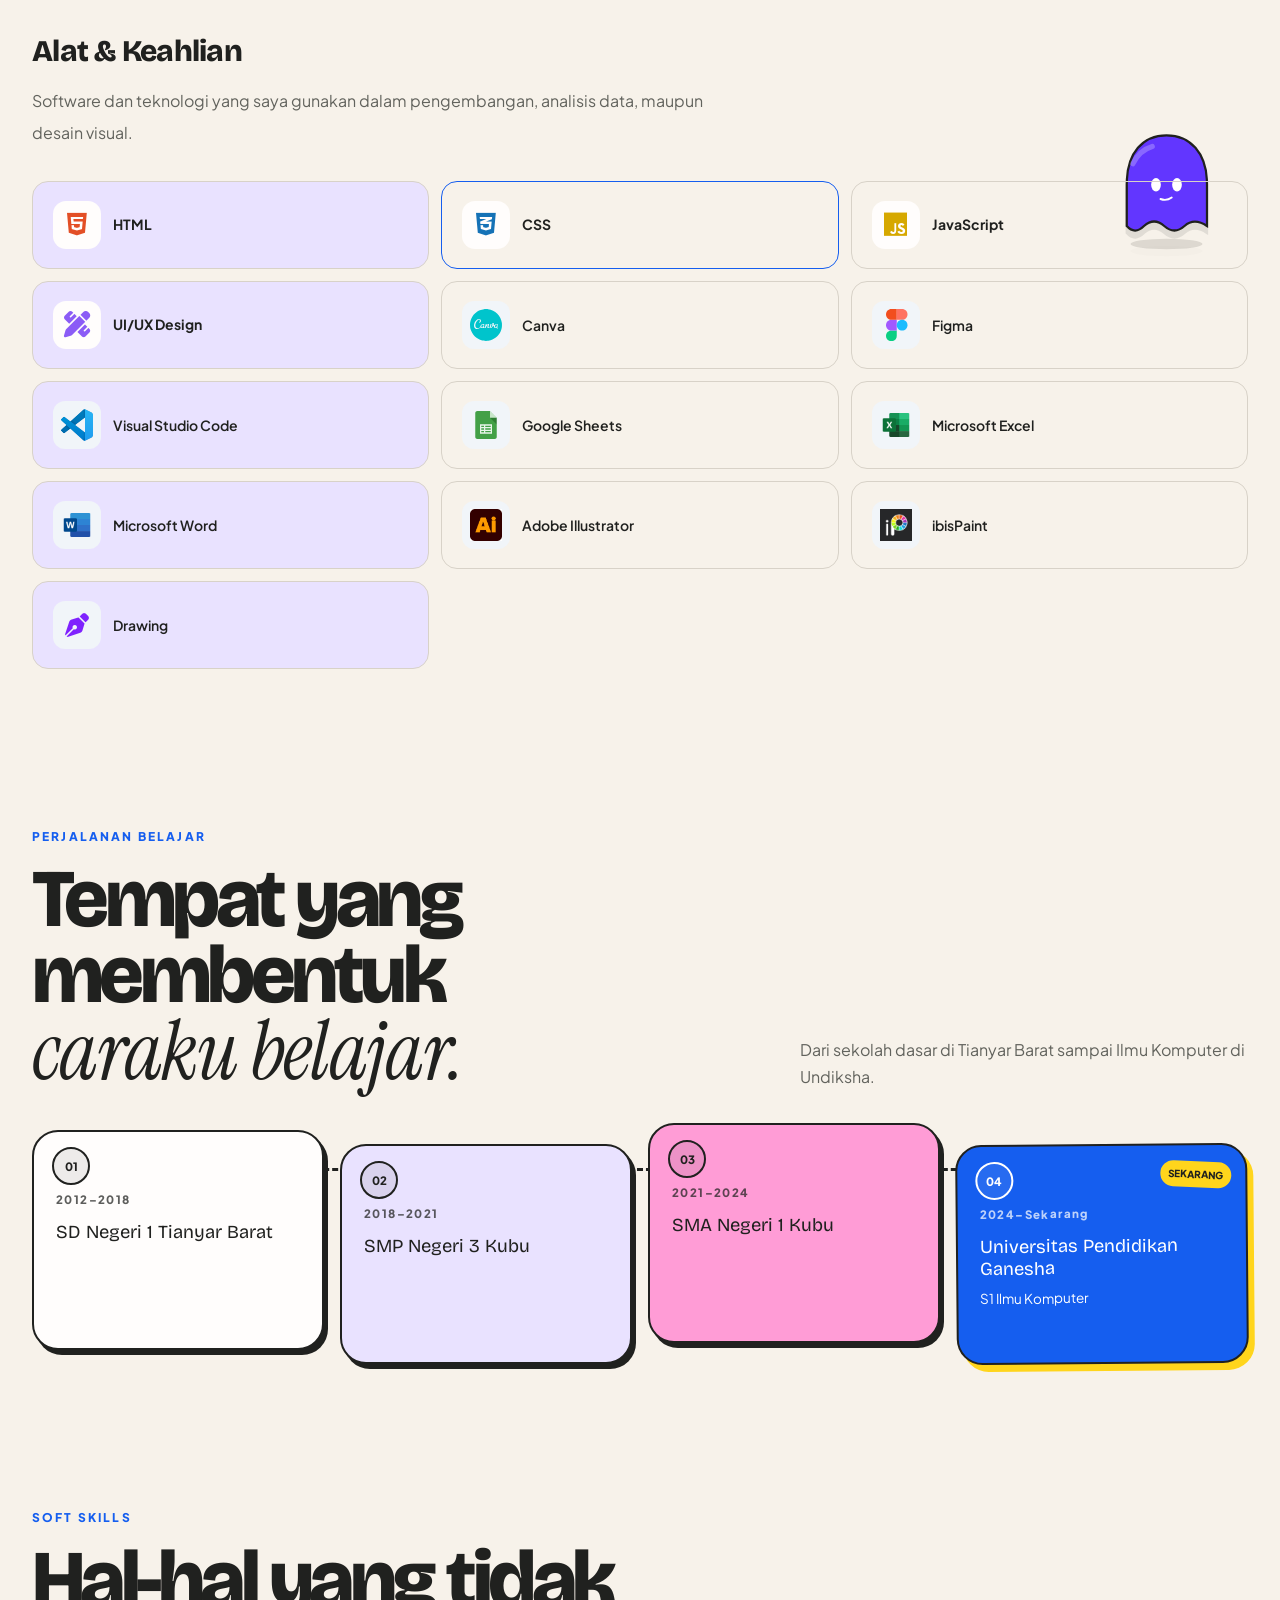
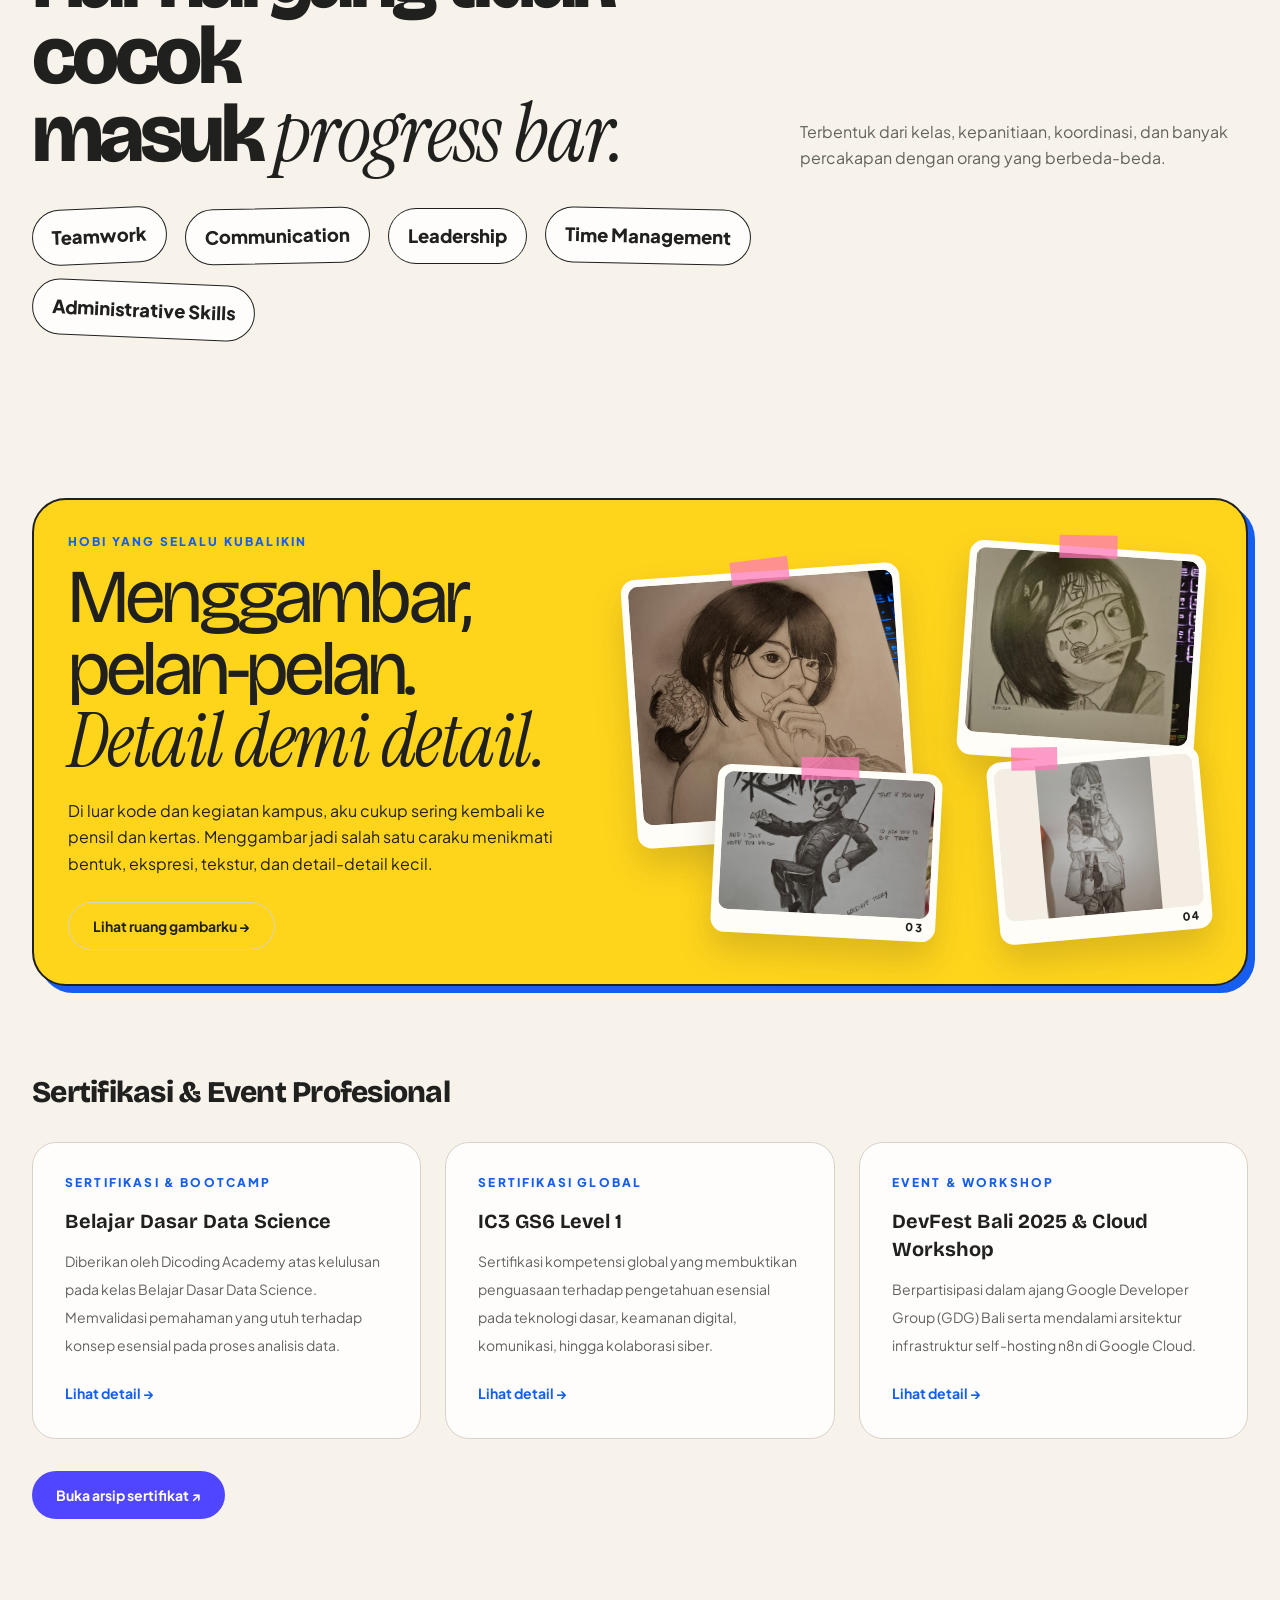
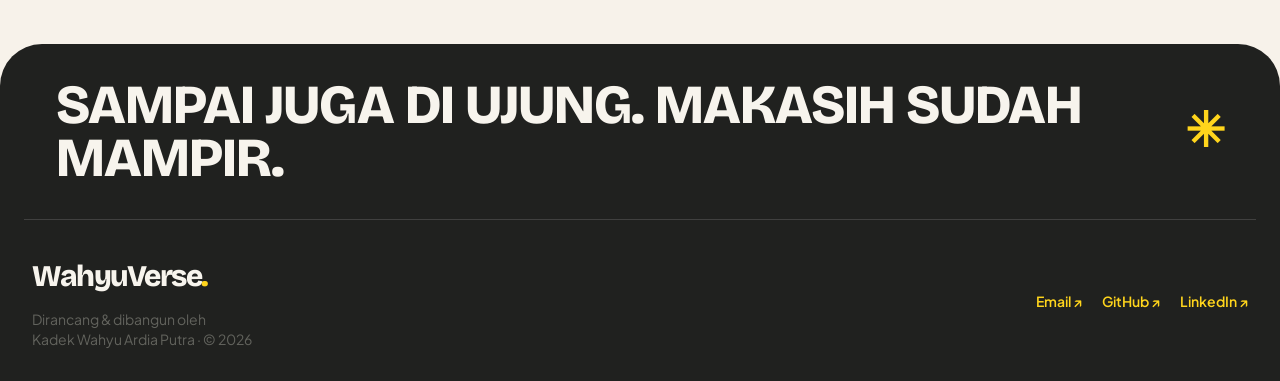
<file: WahyuVerse/tentang.html>
<!DOCTYPE html>

<html lang="id">
<head>
<meta charset="utf-8"/>
<meta content="width=device-width, initial-scale=1.0" name="viewport"/>
<meta content="Portofolio Kadek Wahyu Ardia Putra — mahasiswa Ilmu Komputer Undiksha. Eksplorasi Data Science, AI, UI/UX, organisasi, dan karya seni." name="description"/>
<meta content="light dark" name="color-scheme"/>
<title>Tentang | WahyuVerse.</title>
<script src="assets/js/theme-init.js">
</script>
<link href="assets/favicon.svg" rel="icon" type="image/svg+xml"/>
<link href="https://fonts.googleapis.com" rel="preconnect"/>
<link crossorigin="" href="https://fonts.gstatic.com" rel="preconnect"/>
<link href="https://fonts.googleapis.com/css2?family=Bricolage+Grotesque:opsz,wght@12..96,500;12..96,600;12..96,700;12..96,800&amp;family=Instrument+Serif:ital@0;1&amp;family=Plus+Jakarta+Sans:wght@400;500;600;700;800&amp;display=swap" rel="stylesheet"/>
<link href="assets/vendor/fontawesome/css/all.min.css" rel="stylesheet"/>
<link href="assets/css/style.css" rel="stylesheet"/>
<script defer="" src="assets/js/data.js">
</script><script defer="" src="assets/js/collections.js"></script>
<script defer="" src="assets/js/media-gallery.js">
</script>
<script defer="" src="assets/js/main.js">
</script>
<script defer="" src="assets/js/effects.js">
</script>
<script defer="" src="assets/js/mascots.js"></script></head>
<body class="min-h-screen bg-base font-sans text-ink antialiased" data-page="tentang">
<a class="skip-link" href="#main">
<span class="tr" data-en="Skip to content">
    Lewati ke konten
   </span>
</a>
<header class="site-header sticky top-0 z-40">
<nav aria-label="Navigasi utama" class="site-nav">
<a aria-label="WahyuVerse" class="brand" href="index.html"><span aria-hidden="true" class="brand-mark">✳</span> WahyuVerse<span class="brand-dot">.</span></a>
<div class="nav-menu flex w-full flex-col order-last lg:order-none lg:w-auto lg:flex-row" id="navMenu">
<a class="nav-link" href="index.html">
<span class="tr" data-en="Home">
       Beranda
      </span>
</a>
<a aria-current="page" class="nav-link" href="tentang.html">
<span class="tr" data-en="About">
       Tentang
      </span>
</a>
<a class="nav-link" href="proyek.html">
<span class="tr" data-en="Projects">
       Proyek
      </span>
</a>
<a class="nav-link" href="pengalaman.html">
<span class="tr" data-en="Experience">
       Pengalaman
      </span>
</a>
<a class="nav-link" href="galeri.html">
<span class="tr" data-en="Creative Works">Karya</span>
</a>
<a class="nav-link nav-contact" href="kontak.html">
<span class="tr" data-en="Contact">
       Kontak
      </span>
</a>
</div>
<div class="nav-actions">
<button aria-label="Aktifkan mode gelap" aria-pressed="false" class="icon-button" id="themeToggle" type="button">
<i aria-hidden="true" class="fa-solid fa-moon">
</i>
</button>
<button aria-label="Switch to English" class="icon-button text-xs font-bold" id="langToggle" type="button">
      EN
     </button>
<button aria-controls="navMenu" aria-expanded="false" aria-label="Buka menu" class="icon-button lg:hidden" hidden="" id="menuToggle" type="button">
<i aria-hidden="true" class="fa-solid fa-bars">
</i>
</button>
</div>
</nav>
</header>
<main id="main" tabindex="-1">
<div class="section-shell pt-0">
<header class="page-heading verse-heading">
<span class="tr eyebrow" data-en="ABOUT ME">
      ABOUT ME
     </span>
<h1 class="mt-4 text-4xl font-extrabold tracking-tight sm:text-5xl"><span class="tr" data-en="SO, WHO’S &lt;em class=&quot;editorial-serif&quot;&gt;Wahyu?&lt;/em&gt;">JADI, SIAPA <em class="editorial-serif">WAHYU?</em></span></h1>
<p class="tr mt-5 max-w-2xl text-base leading-8 text-muted sm:text-lg" data-en="A Computer Science student who likes trying a little bit of everything. Sometimes I code. Sometimes I design. Sometimes it all happens at once.">
      Aku mahasiswa Ilmu Komputer yang suka coba banyak hal. Kadang ngoding. Kadang desain. Kadang semuanya barengan.
     </p>
<div aria-hidden="true" class="verse-mascot mascot-peek heading-mascot" data-mascot="peek"></div></header>
<div class="grid gap-10 lg:grid-cols-[1.4fr_1fr]">
<article class="rounded-3xl border border-line bg-card p-6 sm:p-9">
<h2 class="text-2xl font-bold">
       Kadek Wahyu Ardia Putra
      </h2>
<p class="tr mt-5 leading-8 text-muted" data-en="I learn best by making things. My curiosity often takes me from &lt;b&gt;Data Science&lt;/b&gt; and &lt;b&gt;AI&lt;/b&gt; to &lt;b&gt;UI/UX&lt;/b&gt;, visual work, and team projects.&lt;br&gt;&lt;br&gt;Organization and leadership experiences also taught me that good work is rarely a solo thing — it grows through listening, trying, revising, and working with people.">
       Aku paling gampang belajar kalau langsung bikin sesuatu. Rasa penasaran sering membawaku dari
       <b>Data Science</b> dan <b>AI</b> ke <b>UI/UX</b>, karya visual, sampai proyek bareng tim.
       <br/><br/>
       Pengalaman organisasi dan <i>leadership</i> juga ngajarin satu hal: karya yang bagus jarang lahir sendirian. Biasanya ada proses dengar, coba, revisi, dan belajar kerja bareng orang lain.
      </p>
</article>
<aside class="rounded-3xl bg-slate-950 p-7 text-white sm:p-9">
<p class="text-xs font-bold tracking-[0.2em] text-blue-300">
       FOCUS AREAS
      </p>
<ul class="mt-6 space-y-5 text-xl font-semibold">
<li>
        01 / Data Science
       </li>
<li>
        02 / Artificial Intelligence
       </li>
<li>
        03 / UI/UX Design
       </li>
<li>
        04 / Illustration
       </li>
</ul>
<p class="mt-8 border-t border-white/15 pt-6 text-sm leading-7 text-slate-300">
       Universitas Pendidikan Ganesha
       <br/>
<span class="tr" data-en="B.Sc. Computer Science">
        S1 Ilmu Komputer
       </span>
</p>
</aside>
</div>
</div>
<section class="section-shell personal-section"><div class="section-intro"><div><p class="eyebrow"><span class="tr" data-en="A LITTLE ABOUT MY WORLD">SEDIKIT TENTANG DUNIA SAYA</span></p><h2 class="section-title"><span class="tr" data-en="Still learning.&lt;br&gt;&lt;em class=&quot;editorial-serif&quot;&gt;Still making.&lt;/em&gt;">Masih belajar.<br/><em class="editorial-serif">Masih bikin sesuatu.</em></span></h2></div><p class="text-muted max-w-md"><span class="tr" data-en="Technology, art, and the people in between. There is always something new to learn.">Teknologi, seni, dan orang-orang di antaranya. Selalu ada sesuatu yang baru untuk dipelajari.</span></p></div><div class="personal-grid"><article class="personal-manifesto"><span aria-hidden="true" class="manifesto-star">✳</span><h3><span class="tr" data-en="LEARN.&lt;br&gt;BUILD.&lt;br&gt;DESIGN.&lt;br&gt;REPEAT.">BELAJAR.<br/>BANGUN.<br/>DESAIN.<br/>COBA LAGI.</span></h3><span class="micro"><span class="tr" data-en="WAHYUVERSE / ALWAYS IN PROGRESS">WAHYUVERSE / TERUS BERTUMBUH</span></span></article><article class="personal-card"><p class="eyebrow"><span class="tr" data-en="CURRENTLY EXPLORING">SEDANG DIEKSPLORASI</span></p><h3>Geospatial · Data Analytics · AI · ML</h3><p><span class="tr" data-en="Connecting ideas, technology, and human experiences.">Menghubungkan ide, teknologi, dan pengalaman manusia.</span></p></article><article class="personal-card personal-lilac"><p class="eyebrow"><span class="tr" data-en="THE CREATIVE SIDE">SISI KREATIF</span></p><h3><span class="tr" data-en="Pencils meet pixels.">Pensil bertemu piksel.</span></h3><p>Illustration · Canva · Figma</p><a class="text-link" href="galeri.html"><span class="tr" data-en="Enter the creative room ↗">Masuk ruang karya ↗</span></a></article><article class="personal-card"><p class="eyebrow"><span class="tr" data-en="WHERE I LEARN">TEMPAT BELAJAR</span></p><h3>Undiksha</h3><p><span class="tr" data-en="Computer Science · Bali, Indonesia">S1 Ilmu Komputer · Bali, Indonesia</span></p></article><article class="personal-card peek-card"><p class="eyebrow"><span class="tr" data-en="LET’S CONNECT">MARI TERHUBUNG</span></p><h3><span class="tr" data-en="Good ideas grow together.">Ide baik tumbuh bersama.</span></h3><a class="text-link" href="kontak.html"><span class="tr" data-en="Start a conversation ↗">Mulai percakapan ↗</span></a><div aria-hidden="true" class="verse-mascot mascot-peek" data-mascot="peek"></div></article></div></section><section class="section-shell pt-2 skills-panel" id="skills">
<h2 class="tr text-3xl font-extrabold tracking-tight" data-en="Tools &amp; Expertise">
     Alat &amp; Keahlian
    </h2>
<p class="tr mt-4 max-w-2xl leading-8 text-muted" data-en="Software and technologies I use in development, data analysis, and visual design.">
     Software dan teknologi yang saya gunakan dalam pengembangan, analisis data, maupun desain visual.
    </p>
<ul class="mt-8 grid gap-3 sm:grid-cols-2 lg:grid-cols-3">
<li class="skill-tool" tabindex="0"><span aria-hidden="true" class="skill-icon html-icon"><i class="fa-brands fa-html5"></i></span>HTML</li>
<li class="skill-tool" tabindex="0"><span aria-hidden="true" class="skill-icon css-icon"><i class="fa-brands fa-css3-alt"></i></span>CSS</li>
<li class="skill-tool" tabindex="0"><span aria-hidden="true" class="skill-icon js-icon"><i class="fa-brands fa-js"></i></span>JavaScript</li>
<li class="skill-tool" tabindex="0"><span aria-hidden="true" class="skill-icon uiux-icon"><i class="fa-solid fa-pen-ruler"></i></span>UI/UX Design</li>

<li class="flex items-center gap-3 rounded-2xl border border-line px-5 py-4 text-sm font-semibold" tabindex="0">
<span aria-hidden="true" class="flex size-12 shrink-0 items-center justify-center rounded-xl bg-slate-100 dark:bg-slate-800">
<img alt="" class="size-8 object-contain" decoding="async" height="32" loading="lazy" src="assets/icons/canva.svg" width="32"/>
</span>
      Canva
     </li>
<li class="flex items-center gap-3 rounded-2xl border border-line px-5 py-4 text-sm font-semibold" tabindex="0">
<span aria-hidden="true" class="flex size-12 shrink-0 items-center justify-center rounded-xl bg-slate-100 dark:bg-slate-800">
<img alt="" class="size-8 object-contain" decoding="async" height="32" loading="lazy" src="assets/icons/figma.svg" width="32"/>
</span>
      Figma
     </li>
<li class="flex items-center gap-3 rounded-2xl border border-line px-5 py-4 text-sm font-semibold" tabindex="0">
<span aria-hidden="true" class="flex size-12 shrink-0 items-center justify-center rounded-xl bg-slate-100 dark:bg-slate-800">
<img alt="" class="size-8 object-contain" decoding="async" height="32" loading="lazy" src="assets/icons/vscode.svg" width="32"/>
</span>
      Visual Studio Code
     </li>
<li class="flex items-center gap-3 rounded-2xl border border-line px-5 py-4 text-sm font-semibold" tabindex="0">
<span aria-hidden="true" class="flex size-12 shrink-0 items-center justify-center rounded-xl bg-slate-100 dark:bg-slate-800">
<img alt="" class="size-8 object-contain" decoding="async" height="32" loading="lazy" src="assets/icons/sheets.png" width="32"/>
</span>
      Google Sheets
     </li>
<li class="flex items-center gap-3 rounded-2xl border border-line px-5 py-4 text-sm font-semibold" tabindex="0">
<span aria-hidden="true" class="flex size-12 shrink-0 items-center justify-center rounded-xl bg-slate-100 dark:bg-slate-800">
<img alt="" class="size-8 object-contain" decoding="async" height="32" loading="lazy" src="assets/icons/excel.png" width="32"/>
</span>
      Microsoft Excel
     </li>
<li class="flex items-center gap-3 rounded-2xl border border-line px-5 py-4 text-sm font-semibold" tabindex="0">
<span aria-hidden="true" class="flex size-12 shrink-0 items-center justify-center rounded-xl bg-slate-100 dark:bg-slate-800">
<img alt="" class="size-8 object-contain" decoding="async" height="32" loading="lazy" src="assets/icons/word.png" width="32"/>
</span>
      Microsoft Word
     </li>
<li class="flex items-center gap-3 rounded-2xl border border-line px-5 py-4 text-sm font-semibold" tabindex="0">
<span aria-hidden="true" class="flex size-12 shrink-0 items-center justify-center rounded-xl bg-slate-100 dark:bg-slate-800">
<img alt="" class="size-8 object-contain" decoding="async" height="32" loading="lazy" src="assets/icons/illustrator.png" width="32"/>
</span>
      Adobe Illustrator
     </li>
<li class="flex items-center gap-3 rounded-2xl border border-line px-5 py-4 text-sm font-semibold" tabindex="0">
<span aria-hidden="true" class="flex size-12 shrink-0 items-center justify-center rounded-xl bg-slate-100 dark:bg-slate-800">
<img alt="" class="size-8 object-contain" decoding="async" height="32" loading="lazy" src="assets/icons/ibispaint.png" width="32"/>
</span>
      ibisPaint
     </li>
<li class="flex items-center gap-3 rounded-2xl border border-line px-5 py-4 text-sm font-semibold" tabindex="0">
<span aria-hidden="true" class="flex size-12 shrink-0 items-center justify-center rounded-xl bg-slate-100 dark:bg-slate-800">
<i aria-hidden="true" class="fa-solid fa-pen-nib text-2xl text-violet-600"></i>
</span>
      Drawing
     </li>
</ul>
<div aria-hidden="true" class="verse-mascot mascot-peek skills-peek" data-mascot="peek"></div></section>

<section class="section-shell education-section" id="education">
  <div class="section-intro"><div><p class="eyebrow"><span class="tr" data-en="LEARNING JOURNEY">PERJALANAN BELAJAR</span></p><h2 class="section-title"><span class="tr" data-en="Places that shaped&lt;br&gt;&lt;em class=&quot;editorial-serif&quot;&gt;how I learn.&lt;/em&gt;">Tempat yang membentuk<br><em class="editorial-serif">caraku belajar.</em></span></h2></div><p class="max-w-md text-muted"><span class="tr" data-en="From elementary school in Tianyar Barat to Computer Science at Undiksha.">Dari sekolah dasar di Tianyar Barat sampai Ilmu Komputer di Undiksha.</span></p></div>
  <div class="education-route" data-education-journey></div>
</section>
<section class="section-shell soft-section" id="soft-skills">
  <div class="section-intro"><div><p class="eyebrow"><span class="tr" data-en="THE HUMAN SKILLS">SOFT SKILLS</span></p><h2 class="section-title"><span class="tr" data-en="Things that don’t fit&lt;br&gt;inside a &lt;em class=&quot;editorial-serif&quot;&gt;progress bar.&lt;/em&gt;">Hal-hal yang tidak cocok<br>masuk <em class="editorial-serif">progress bar.</em></span></h2></div><p class="max-w-md text-muted"><span class="tr" data-en="Built through classes, committees, coordination, and a lot of conversations with different people.">Terbentuk dari kelas, kepanitiaan, koordinasi, dan banyak percakapan dengan orang yang berbeda-beda.</span></p></div><div class="soft-skill-orbit soft-skill-large" data-soft-skills></div>
</section>
<section class="section-shell hobby-section" id="hobby">
  <div class="hobby-panel"><div><p class="eyebrow"><span class="tr" data-en="A HOBBY I KEEP COMING BACK TO">HOBI YANG SELALU KUBALIKIN</span></p><h2><span class="tr" data-en="Drawing, slowly.&lt;br&gt;&lt;em class=&quot;editorial-serif&quot;&gt;Detail by detail.&lt;/em&gt;">Menggambar, pelan-pelan.<br><em class="editorial-serif">Detail demi detail.</em></span></h2><p class="tr" data-en="Outside code and campus activities, I often end up with a pencil and paper. Drawing is one of the ways I enjoy noticing shapes, expressions, textures, and tiny details.">Di luar kode dan kegiatan kampus, aku cukup sering kembali ke pensil dan kertas. Menggambar jadi salah satu caraku menikmati bentuk, ekspresi, tekstur, dan detail-detail kecil.</p><a class="btn-secondary" href="galeri.html#drawing-room"><span class="tr" data-en="See my drawing room →">Lihat ruang gambarku →</span></a></div><div class="hobby-mini-collage" data-featured-drawings></div></div>
</section>
<section class="section-shell pt-2" id="certifications">
<h2 class="tr text-3xl font-extrabold tracking-tight" data-en="Professional Certifications &amp; Events">
     Sertifikasi &amp; Event Profesional
    </h2>
<div class="mt-8 grid gap-6 md:grid-cols-2 xl:grid-cols-3">
<article class="rounded-3xl border border-line bg-card p-6 sm:p-8">
<p class="tr eyebrow" data-en="Certification &amp; Bootcamp">
       Sertifikasi &amp; Bootcamp
      </p>
<h3 class="tr mt-4 text-xl font-bold" data-en="Learning Basic Data Science">
       Belajar Dasar Data Science
      </h3>
<p class="tr mt-3 text-sm leading-7 text-muted" data-en="Awarded by Dicoding Academy upon graduation from the Basic Data Science class. Validates full understanding of essential concepts in data analysis.">
       Diberikan oleh Dicoding Academy atas kelulusan pada kelas Belajar Dasar Data Science. Memvalidasi pemahaman yang utuh terhadap konsep esensial pada proses analisis data.
      </p>
<button class="text-link mt-6 text-sm font-bold" data-detail="cert1" type="button">
<span class="tr" data-en="View details →">
        Lihat detail →
       </span>
</button>
</article>
<article class="rounded-3xl border border-line bg-card p-6 sm:p-8">
<p class="tr eyebrow" data-en="Global Certification">
       Sertifikasi Global
      </p>
<h3 class="tr mt-4 text-xl font-bold" data-en="IC3 GS6 Level 1">
       IC3 GS6 Level 1
      </h3>
<p class="tr mt-3 text-sm leading-7 text-muted" data-en="Global competency certification proving mastery over essential knowledge in basic technology, digital security, communication, and cyber collaboration.">
       Sertifikasi kompetensi global yang membuktikan penguasaan terhadap pengetahuan esensial pada teknologi dasar, keamanan digital, komunikasi, hingga kolaborasi siber.
      </p>
<button class="text-link mt-6 text-sm font-bold" data-detail="cert2" type="button">
<span class="tr" data-en="View details →">
        Lihat detail →
       </span>
</button>
</article>
<article class="rounded-3xl border border-line bg-card p-6 sm:p-8">
<p class="tr eyebrow" data-en="Event &amp; Workshop">
       Event &amp; Workshop
      </p>
<h3 class="tr mt-4 text-xl font-bold" data-en="DevFest Bali 2025 &amp;amp; Cloud Workshop">
       DevFest Bali 2025 &amp; Cloud Workshop
      </h3>
<p class="tr mt-3 text-sm leading-7 text-muted" data-en="Participated in the Google Developer Group (GDG) Bali event and delved into the architecture of self-hosting n8n infrastructure on Google Cloud.">
       Berpartisipasi dalam ajang Google Developer Group (GDG) Bali serta mendalami arsitektur infrastruktur self-hosting n8n di Google Cloud.
      </p>
<button class="text-link mt-6 text-sm font-bold" data-detail="cert3" type="button">
<span class="tr" data-en="View details →">
        Lihat detail →
       </span>
</button>
</article>
</div>
<a class="btn-primary mt-8" href="pengalaman.html#certificates"><span class="tr" data-en="Open certificate archive ↗">Buka arsip sertifikat ↗</span></a></section>
</main>
<footer class="verse-footer"><div class="footer-note"><span class="tr" data-en="You reached the end. Thanks for stopping by.">Sampai juga di ujung. Makasih sudah mampir.</span> <span aria-hidden="true">✳</span></div>
<div class="mx-auto flex max-w-7xl flex-col gap-6 px-5 py-8 sm:flex-row sm:items-center sm:justify-between sm:px-8">
<div>
<a class="footer-brand" href="index.html">WahyuVerse<span class="brand-dot">.</span></a>
<p class="mt-2 text-sm text-muted"><span class="tr" data-en="Designed &amp;amp; built by">Dirancang &amp; dibangun oleh</span><br/>Kadek Wahyu Ardia Putra · © 2026</p>
</div>
<div class="flex flex-wrap gap-5 text-sm font-semibold">
<a class="text-link" href="mailto:ardiawahyu7@gmail.com">
      Email ↗
     </a>
<a class="text-link" href="https://github.com/HaruHiro123" rel="noopener noreferrer" target="_blank">
      GitHub ↗
     </a>
<a class="text-link" href="https://www.linkedin.com/in/kadek-wahyu-ardia-putra-6b296532b/" rel="noopener noreferrer" target="_blank">
      LinkedIn ↗
     </a>
</div>
</div>
</footer>
<dialog aria-labelledby="modalTitle" class="w-[calc(100%-2rem)] max-w-3xl rounded-3xl border border-line bg-base p-0 text-ink shadow-2xl" id="detailModal">
<div class="sticky top-0 z-10 flex items-center justify-between gap-4 border-b border-line bg-base px-5 py-4 sm:px-8">
<span class="eyebrow">
<span class="tr" data-en="Portfolio detail">
      Detail portofolio
     </span>
</span>
<button aria-label="Tutup detail" autofocus="" class="icon-button" id="closeModal" type="button">
<i aria-hidden="true" class="fa-solid fa-xmark">
</i>
</button>
</div>
<div class="p-5 sm:p-8">
<div class="mb-6 grid gap-4" id="modalImages">
</div>
<h2 class="text-2xl font-extrabold sm:text-3xl" id="modalTitle">
</h2>
<div class="detail-copy mt-5 text-muted" id="modalDesc">
</div>
<a class="btn-primary mt-6" hidden="" id="modalLink" rel="noopener noreferrer" target="_blank">
</a>
</div>
</dialog>
</body>
</html>
</file>
